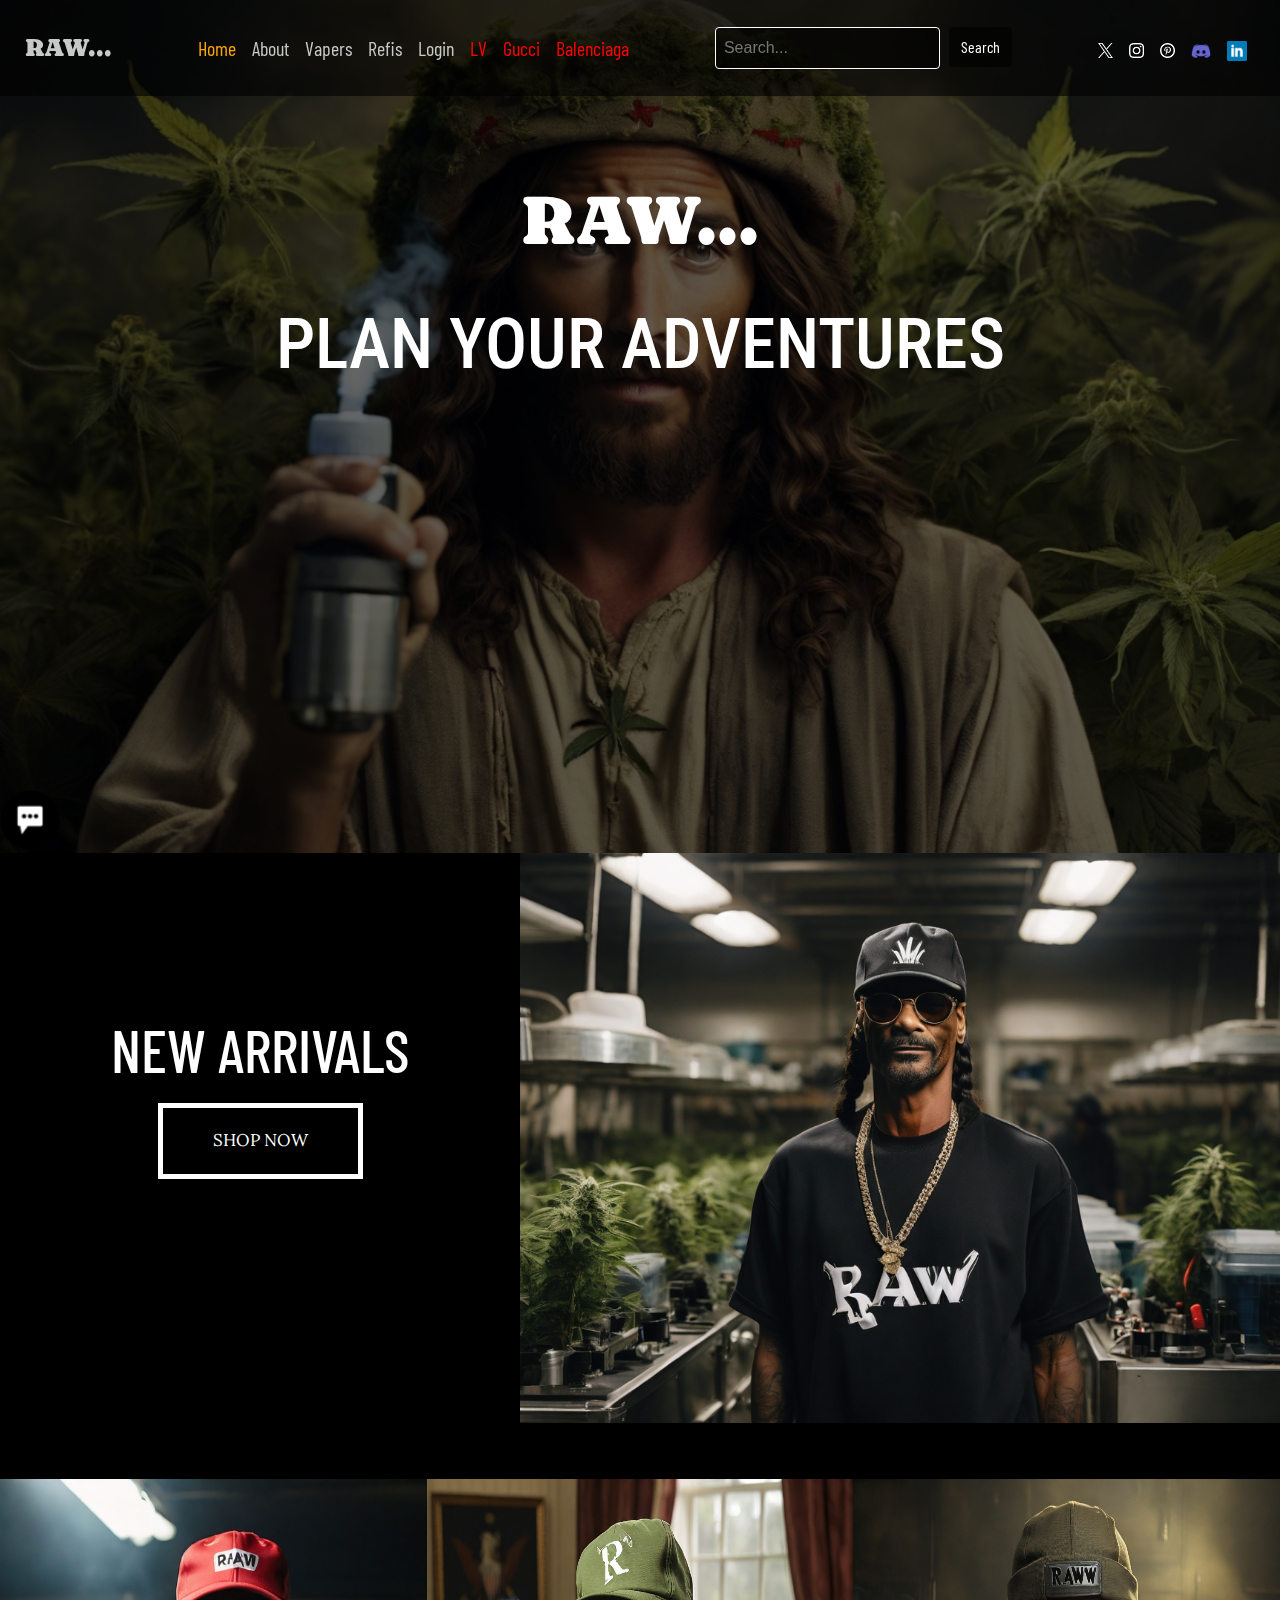
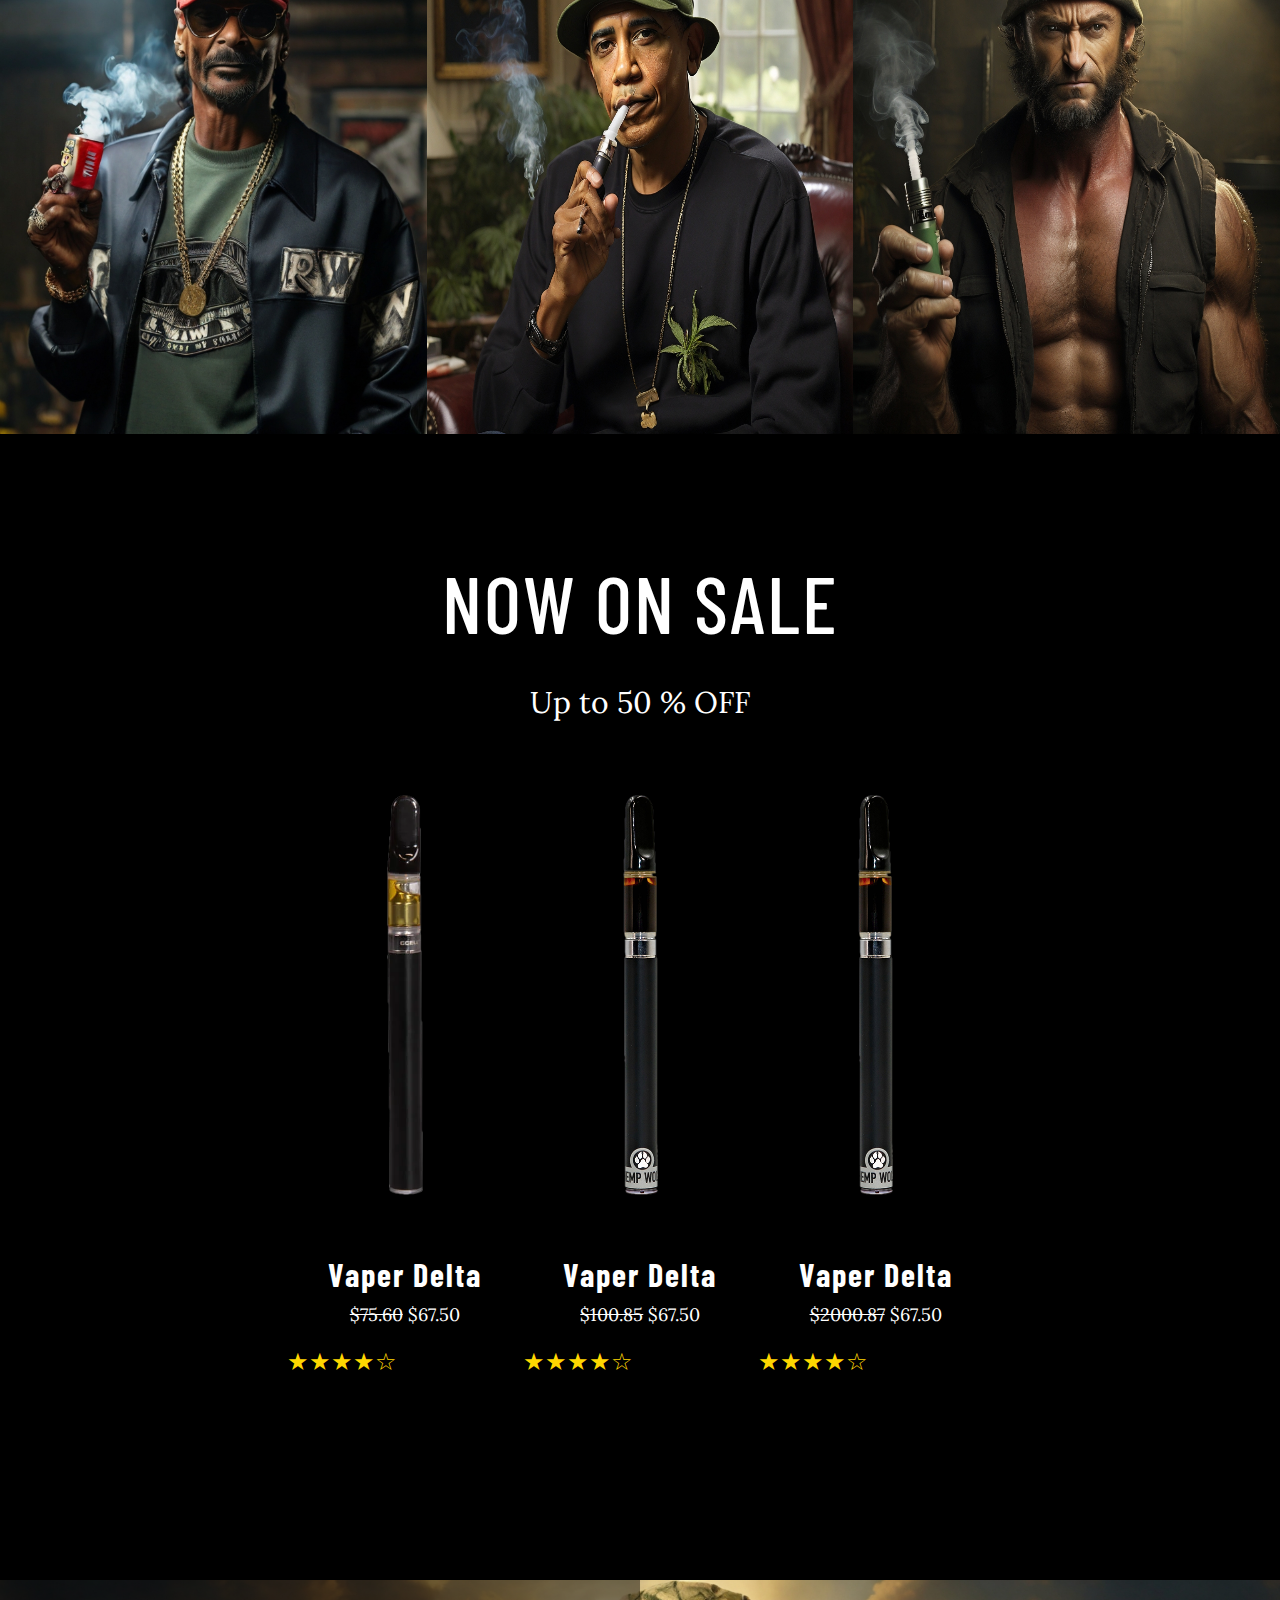
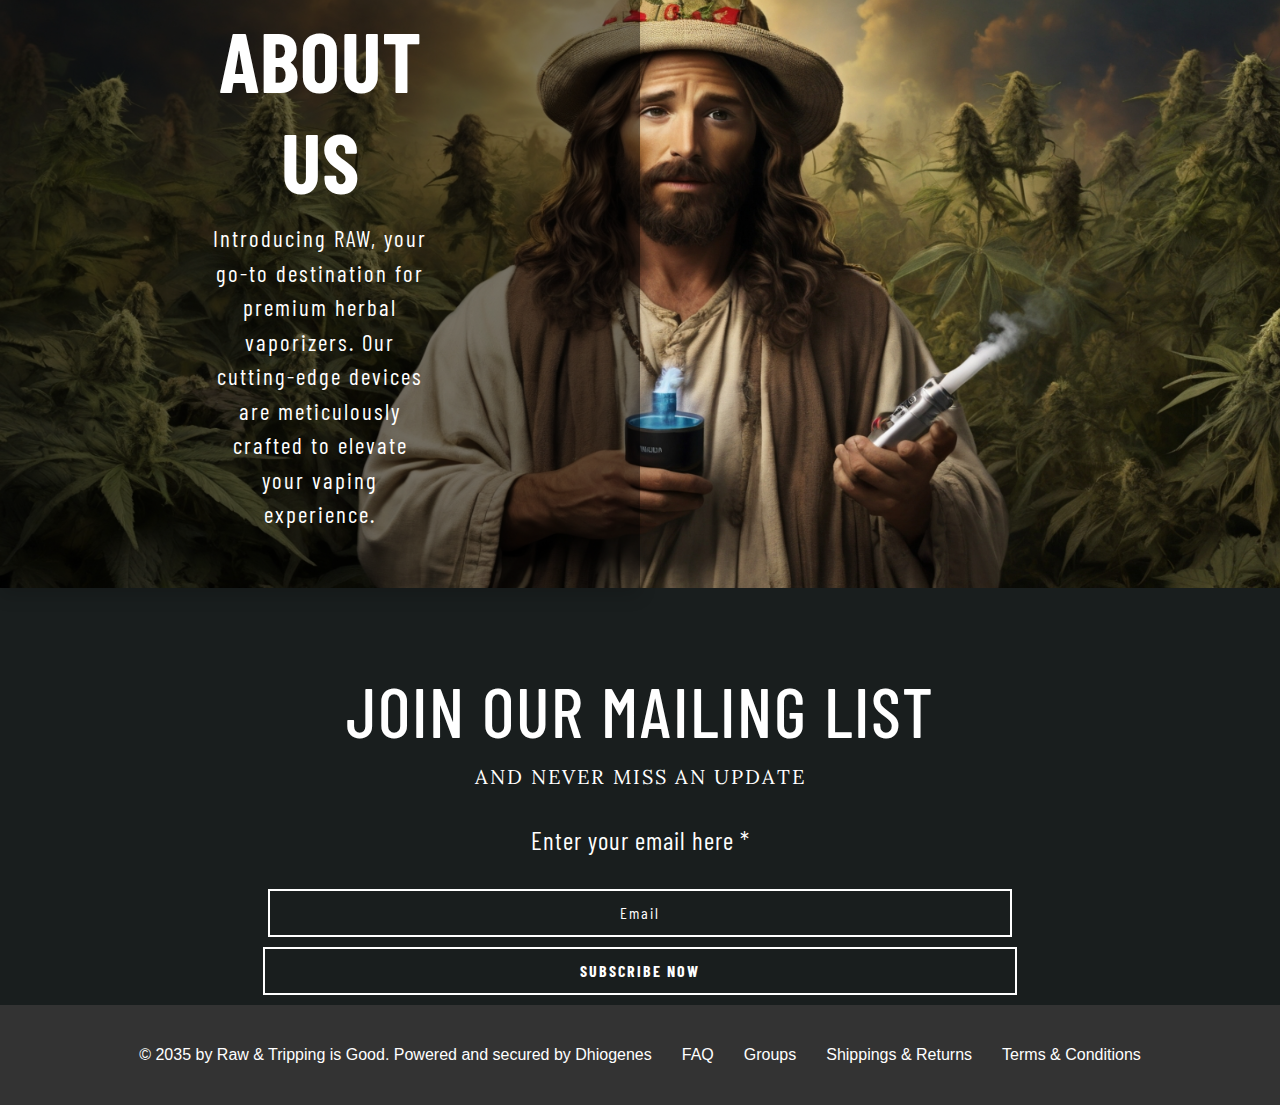
<file: RAW/index.html>
<!DOCTYPE html>
<html lang="en">
<head>
    <meta charset="UTF-8">
    <meta http-equiv="X-UA-Compatible" content="IE=edge">
    <meta name="viewport" content="width=device-width, initial-scale=1.0">
    <link rel="stylesheet" href="https://maxcdn.bootstrapcdn.com/bootstrap/4.5.2/css/bootstrap.min.css">
    <link rel="preconnect" href="https://fonts.googleapis.com">
<link rel="preconnect" href="https://fonts.gstatic.com" crossorigin>
<link href="https://fonts.googleapis.com/css2?family=Caprasimo&display=swap" rel="stylesheet">
<link rel="preconnect" href="https://fonts.googleapis.com">
<link rel="preconnect" href="https://fonts.gstatic.com" crossorigin>
<link href="https://fonts.googleapis.com/css2?family=Barlow+Condensed:wght@100;200;300&display=swap" rel="stylesheet">
<link rel="preconnect" href="https://fonts.googleapis.com">
<link rel="preconnect" href="https://fonts.gstatic.com" crossorigin>
<link href="https://fonts.googleapis.com/css2?family=Roboto+Condensed:wght@300;400&display=swap" rel="stylesheet">
<link rel="preconnect" href="https://fonts.googleapis.com">
<link rel="preconnect" href="https://fonts.gstatic.com" crossorigin>
<link href="https://fonts.googleapis.com/css2?family=Lora&display=swap" rel="stylesheet">
    <link rel="stylesheet" href="index.css">
    <title>RAW...</title>
</head>
<body>
    <nav id="nav-general" class="navbar navbar-expand-lg  fixed-top">
        <a style="text-decoration: none;" id="logo" class="logo" href="#">RAW...</a>
        <button class="navbar-toggler" type="button" data-toggle="collapse" data-target="#navbarNav" aria-controls="navbarNav" aria-expanded="false" aria-label="Toggle navigation">
          <span class="navbar-toggler-icon"></span>
        </button>
        <div class="collapse navbar-collapse" id="navbarNav">
          <ul class="navbar-nav ml-auto">
            <li class="nav-item active">
              <a style="color: orange;" class="nav-link" href="index.html">Home</a>
            </li>
            <li class="nav-item">
              <a class="nav-link" href="#aboutus">About</a>
            </li>
            <li class="nav-item">
              <a class="nav-link" href="shop_all.html">Vapers</a>
            </li>
            <li class="nav-item">
              <a class="nav-link" href="refil.html">Refis</a>
            </li>
            <li class="nav-item">
              <a class="nav-link" href="login.html">Login</a>
            </li>
            <li class="nav-item">
              <a style="color: red;" class="nav-link" href="louis.html">LV</a>
            </li>
            <li class="nav-item">
              <a style="color: red;" class="nav-link" href="gucci.html">Gucci</a>
            </li>
            <li class="nav-item">
              <a style="color: red;" class="nav-link" href="bl.html">Balenciaga</a>
            </li>
          </ul>

          <div class="search-container">
            <form id="searchForm" action="/search" method="GET">
              <input type="text" id="searchInput" placeholder="Search..." name="search">
              <button type="submit">Search</button>
            </form>
          </div>
          

          <ul class="navbar-nav ml-auto">
            <li class="nav-item">
              <a class="nav-link" href="#"><i class="fab fa-facebook">
                <img src="imagens/x-cutout.png" height="15px">
              </i></a>
            </li>
            <li class="nav-item">
              <a class="nav-link" href="https://www.instagram.com/heheh_boy/"><i class="fab instgran">
                <img src="imagens/insta-cutout.png" height="15px">
              </i></a>
            </li>
            <li class="nav-item">
              <a class="nav-link" href="#"><i class="fab pinterest">
                <img src="imagens/pinterest-cutout.png" height="15px">
              </i></a>
            </li>
            <li class="nav-item">
              <a class="nav-link" href="#"><i class="fab pinterest">
                <img src="imagens/discord.png" height="20px">
              </i></a>
            </li>
            <li class="nav-item">
              <a class="nav-link" href="#"><i class="fab pinterest">
                <img src="imagens/linkedin.png" height="20px">
              </i></a>
            </li>
          </ul>
        </div>
      </nav>

      <div class="image-container">
        <img class="banner" src="imagens/gzuz.jpg" alt="Imagem">
        <div class="overlay">
          <h1 class="trip-banner_2">RAW...</h1>
          <h1 class="trip-banner">PLAN YOUR ADVENTURES</h1>
        </div>
      </div>

      <img src="imagens/Snoope.jpg" alt="" class="bag" height="570px">
      <div class="arrivals">
        <h2 class="new">NEW ARRIVALS</h2>
      </div>
      <div class="bt-tp-container">
        <a href="shop_all.html">
            <button class="tp-bt">SHOP NOW</button>
        </a>
      </div>


      <div class="img-con">
      <div class="image-container-1">
        <img src="imagens/snoop_vape.jpg" alt="Imagem 1">
        <div class="image-title">Título da Imagem</div>
        <img src="imagens/obama.jpg" alt="Imagem 2">
        <div class="image-title">Título da Imagem</div>
        <img src="imagens/wolve.jpg" alt="Imagem 3">
        <div class="image-title">Título da Imagem</div>
      </div>
    </div>

        <div class="txt-sub">
          <h1 class="title-sub">NOW ON SALE</h1>
        </div>

        <div class="txt-sub-2">
        <p class="text-sub">Up to 50 % OFF</p>
        </div>

        <div class="image-container-2">
          <div class="image-card">
            <a class="img-bt" style="text-decoration: none;" href="#">
            <img class="img-vape" src="imagens/vape3.png" alt="Imagem 1" height="500px">
            <h2 class="name-vape">Vaper Delta</h2>
            <p class="price"><s>$75.60</s>   $67.50</p>
            <div class="rating">
              &#9733;&#9733;&#9733;&#9733;&#9734; <!-- Cinco estrelas, quatro preenchidas e uma vazia -->
            </div>
            </a>
          </div>
      
          <div class="image-card">
            <a class="img-bt" style="text-decoration: none;" href="#">
            <img src="imagens/vape2-cutout.png" alt="Imagem 2" height="500px">
            <h2 class="name-vape">Vaper Delta</h2>
            <p class="price"><s>$100.85</s>   $67.50</p>
            <div class="rating">
              &#9733;&#9733;&#9733;&#9733;&#9734; <!-- Cinco estrelas, quatro preenchidas e uma vazia -->
            </div>
            </a>
          </div>
      
          <div class="image-card">
            <a class="img-bt" style="text-decoration: none;" href="#">
            <img src="imagens/vape2-cutout.png" alt="Imagem 3" height="500px">
            <h2 class="name-vape">Vaper Delta</h2>
            <p class="price"><s>$2000.87</s>  $67.50</p>
            <div class="rating">
              &#9733;&#9733;&#9733;&#9733;&#9734; <!-- Cinco estrelas, quatro preenchidas e uma vazia -->
            </div>
            </a>
          </div>
        </div>

        <div id="aboutus" class="man-container">
          <img class="img-3" src="imagens/jesus.jpg" alt="Imagem" height="300px" width="1350px">
          <div class="shadow">
              <h2 class="img-tl">ABOUT US</h2>
              <p class="p-tl">
                Introducing RAW, your go-to destination for premium herbal vaporizers. 
                Our cutting-edge devices are meticulously crafted to elevate your vaping 
                experience. 
                  </p>
          </div>
      </div>



      <div class="gray-container-2">
      <div class="tl-final">
        <h1 class="final-tl">JOIN OUR MAILING LIST</h1>
      </div>
      <div class="p-final">AND NEVER MISS AN UPDATE</div>
      
      <div class="email-final">Enter your email here *</div>
      <div class="bt-final-2">
        <a href="login.html">
        <button class="btn-final">Email</button>
        </a>
      </div>
      <div class="bt-final-3">
        <a href="login.html">
        <button class="btn-final-1">SUBSCRIBE NOW</button>
        </a>
      </div>
      </div>

      <div class="navbar-final">
        <a style="text-decoration: none;" class="creator" href="#">© 2035 by Raw & Tripping is Good. Powered and secured by Dhiogenes</a>
        <a class="lnk-final" href="#">FAQ</a>
        <a class="lnk-final" href="#">Groups</a>
        <a class="lnk-final" href="#">Shippings & Returns</a>
        <a class="lnk-final" href="#">Terms & Conditions</a>
      </div>


      <div class="chat-button">
        <a href="login.html">
            <img src="imagens/mensagem1.png" alt="" height="60px">
        </a>
    </div>
    

  <script src="index.js"></script>
    
</body>
</html>
</file>
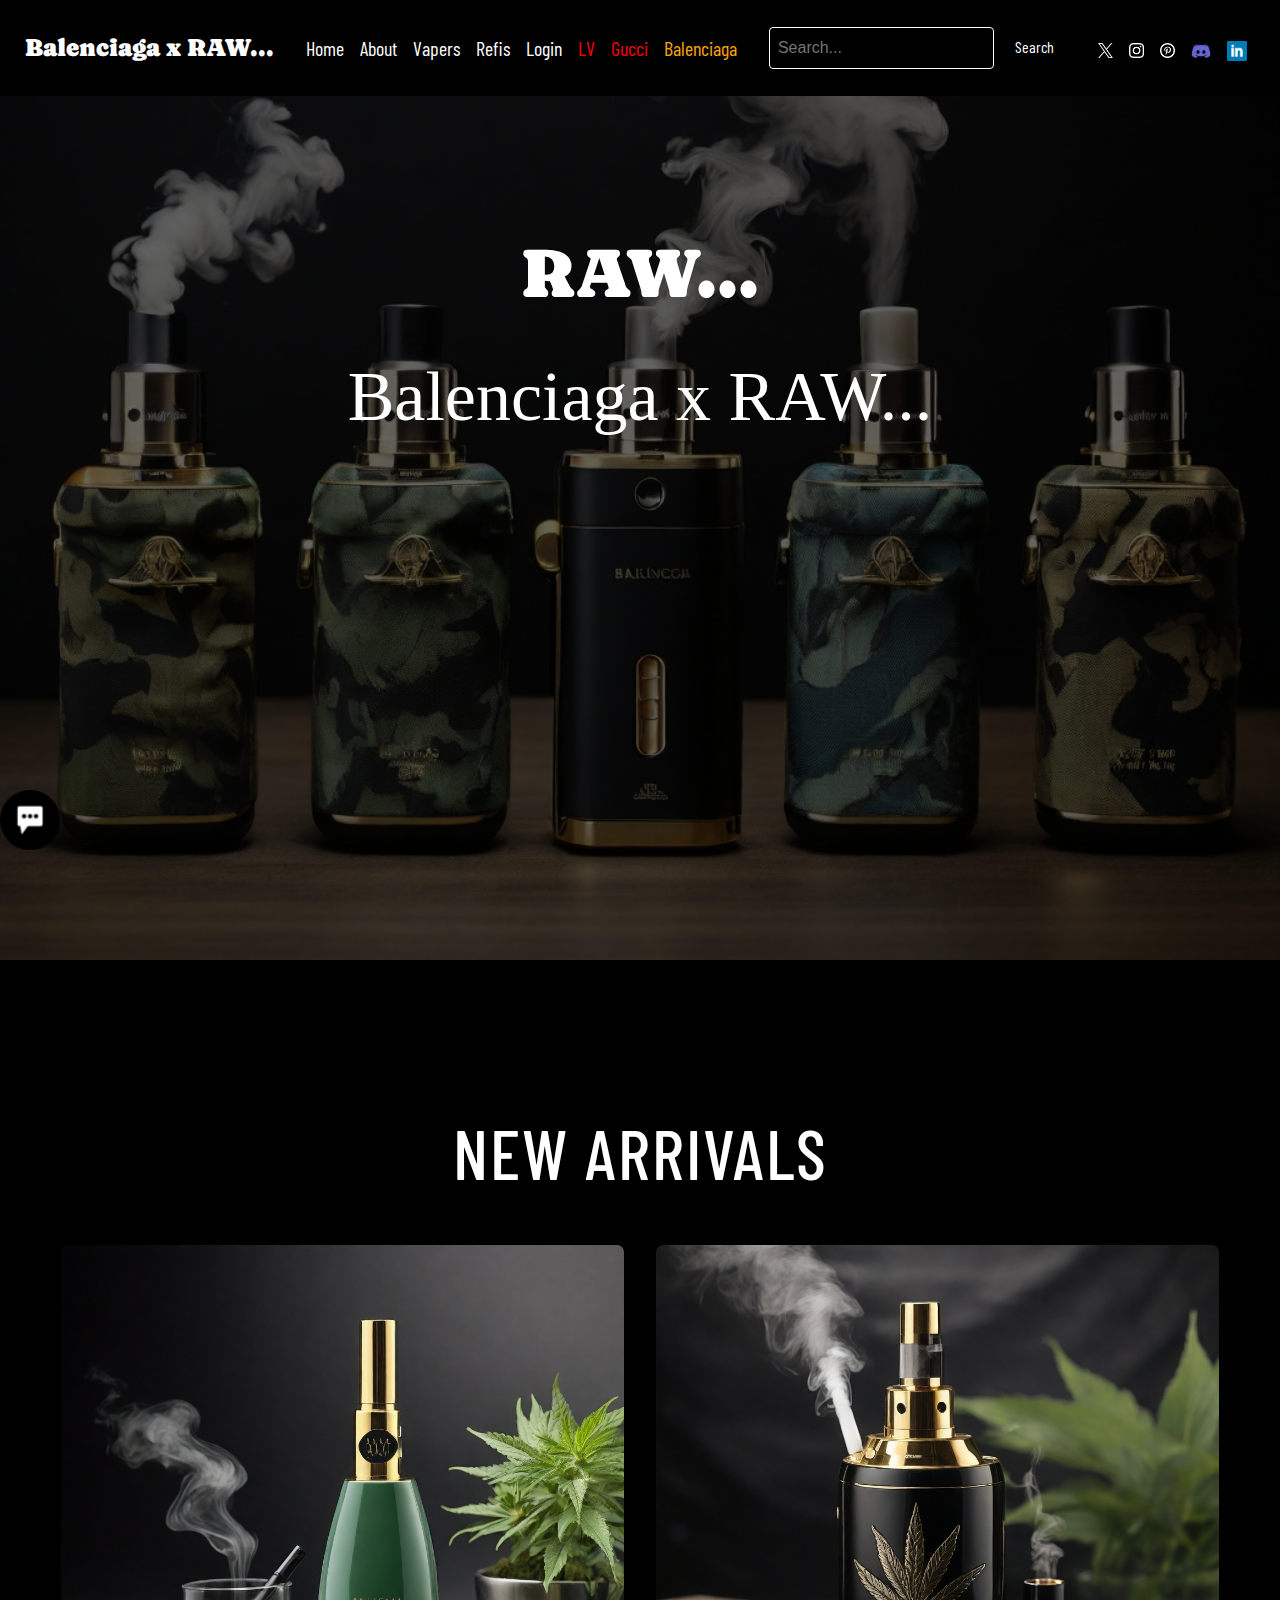
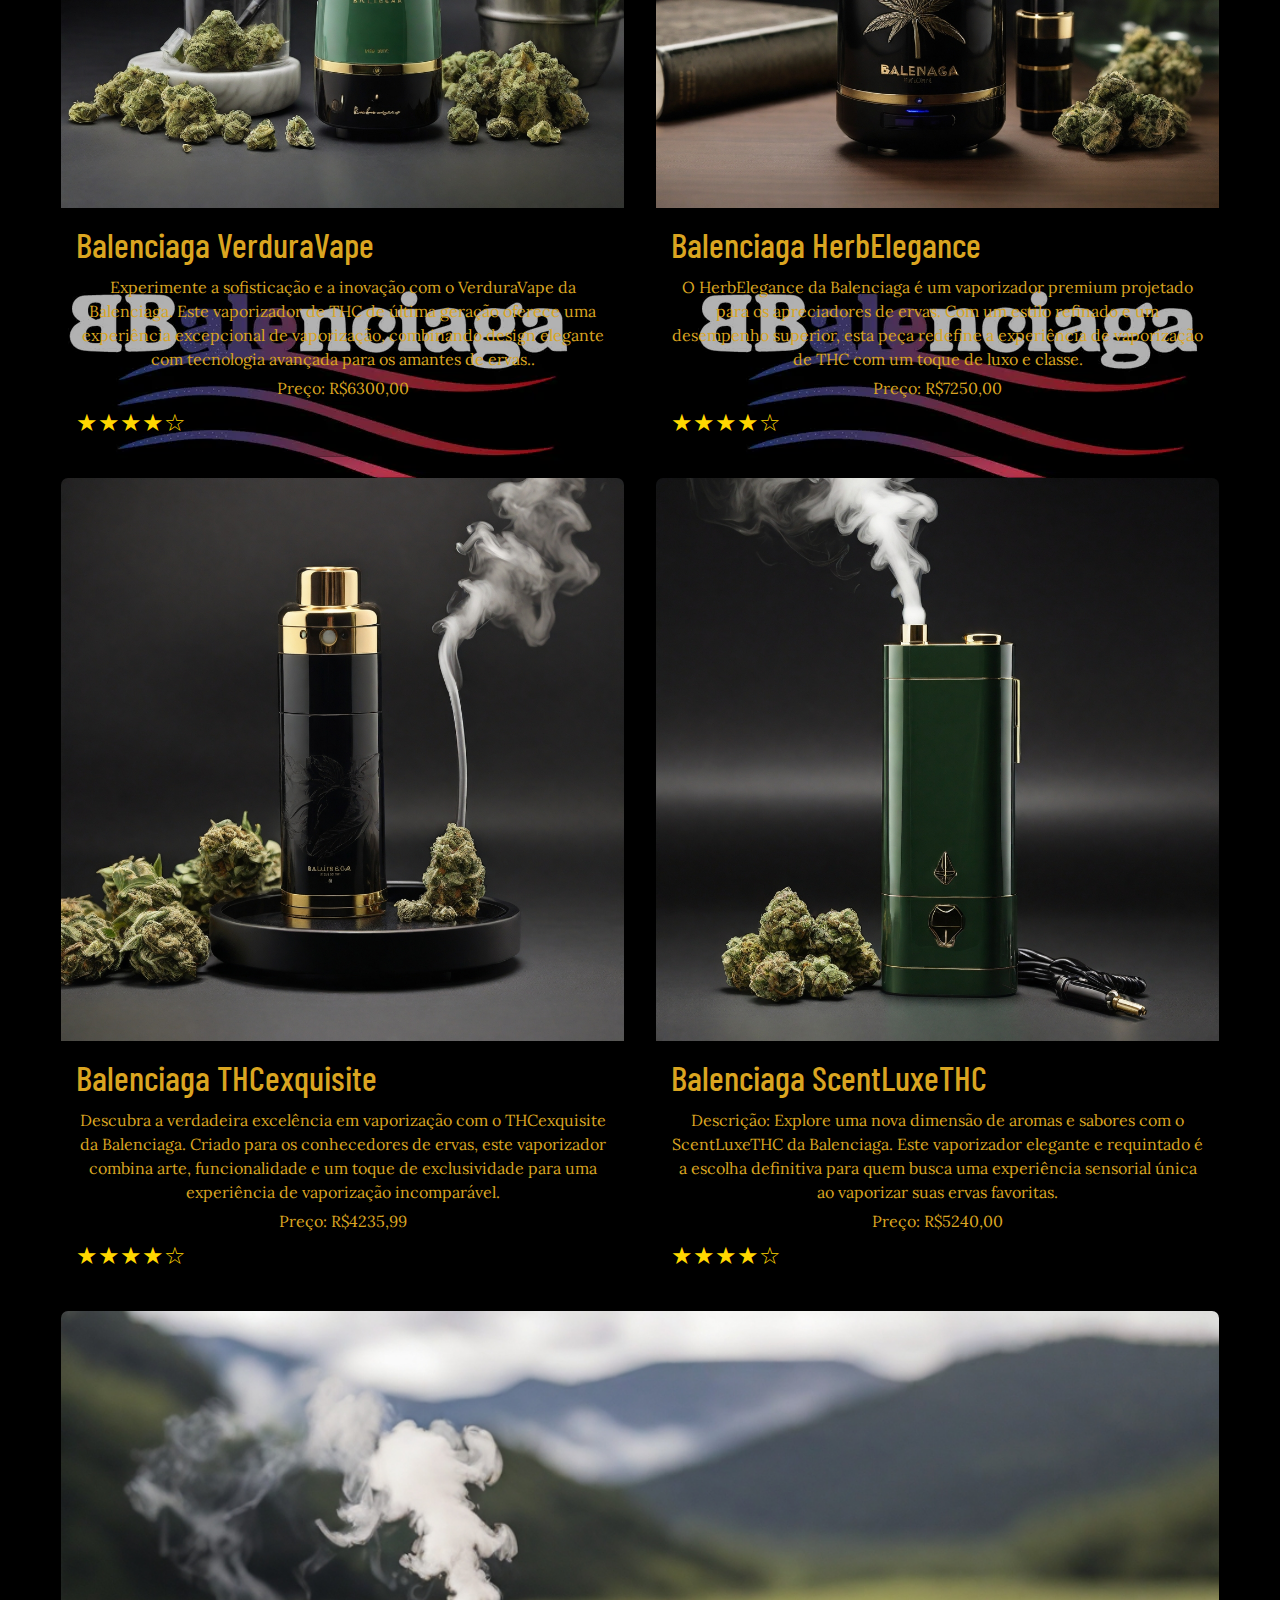
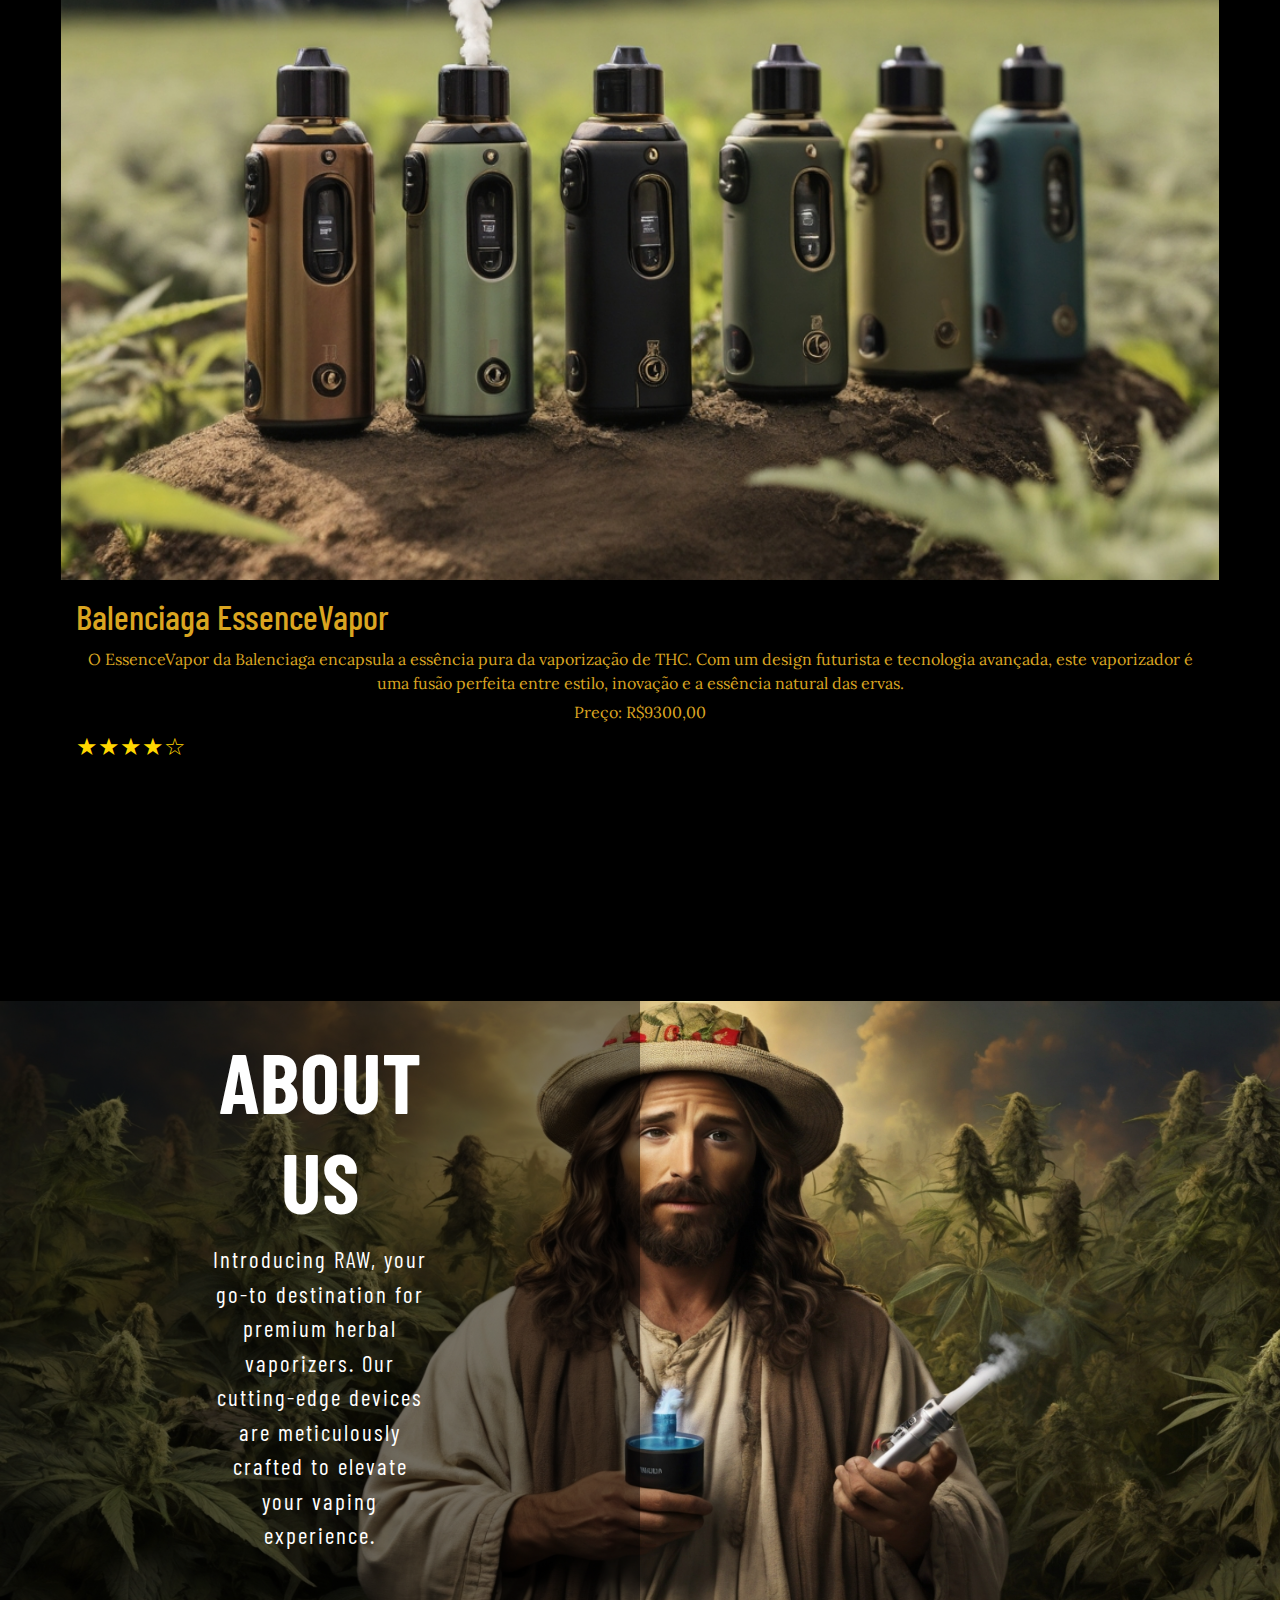
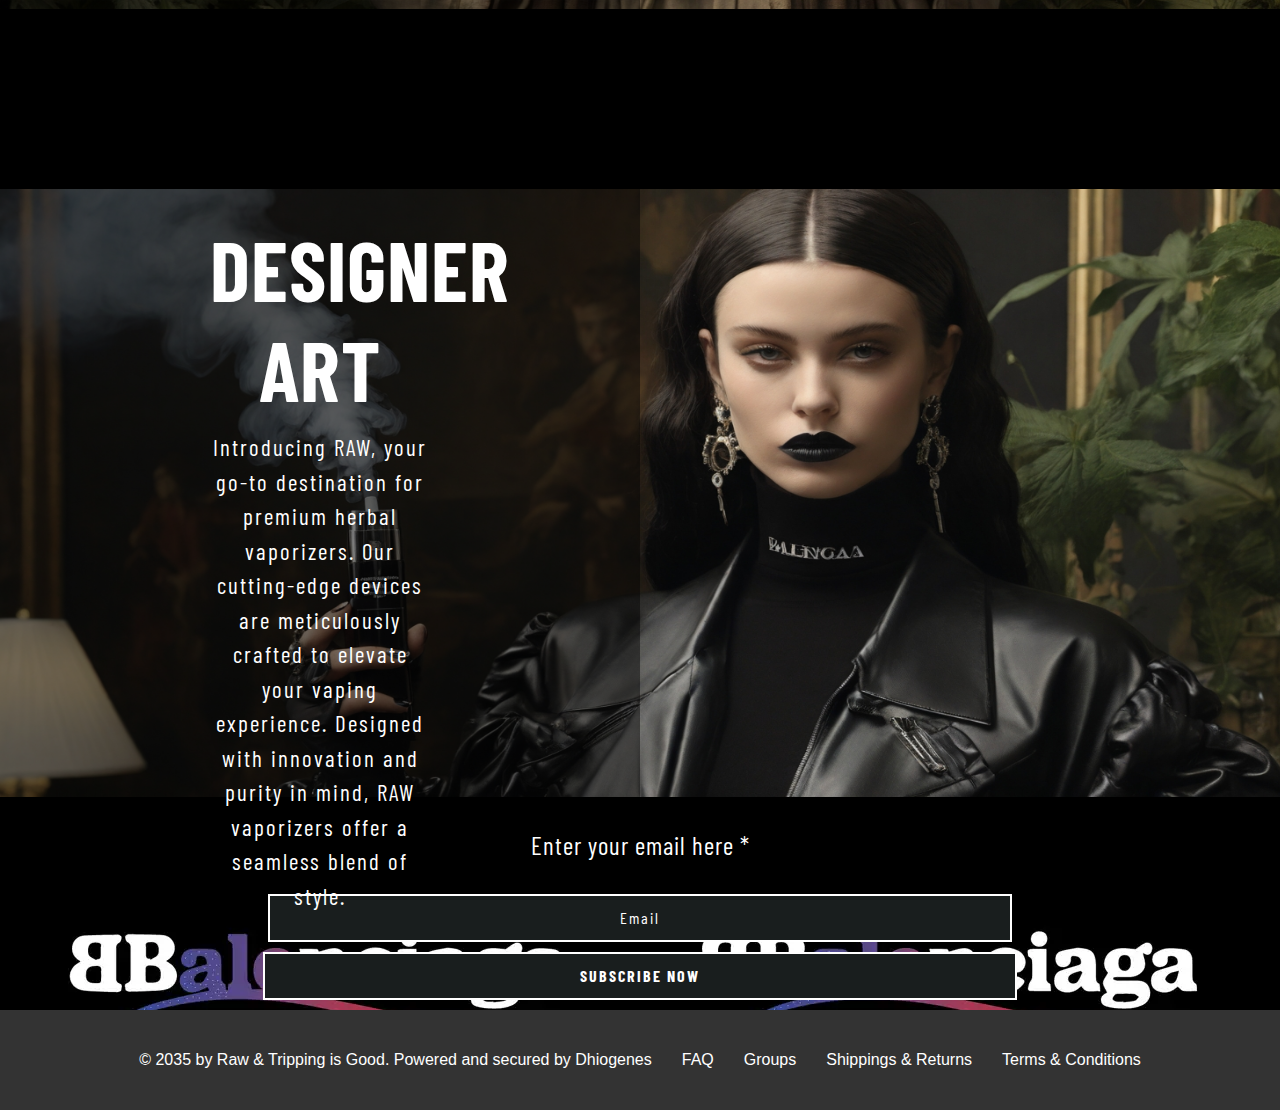
<file: RAW/bl.html>
<!DOCTYPE html>
<html lang="en">
<head>
    <meta charset="UTF-8">
    <meta http-equiv="X-UA-Compatible" content="IE=edge">
    <meta name="viewport" content="width=device-width, initial-scale=1.0">
    <link rel="stylesheet" href="https://maxcdn.bootstrapcdn.com/bootstrap/4.5.2/css/bootstrap.min.css">
    <link rel="preconnect" href="https://fonts.googleapis.com">
<link rel="preconnect" href="https://fonts.gstatic.com" crossorigin>
<link href="https://fonts.googleapis.com/css2?family=Caprasimo&display=swap" rel="stylesheet">
<link rel="preconnect" href="https://fonts.googleapis.com">
<link rel="preconnect" href="https://fonts.gstatic.com" crossorigin>
<link href="https://fonts.googleapis.com/css2?family=Barlow+Condensed:wght@100;200;300&display=swap" rel="stylesheet">
<link rel="preconnect" href="https://fonts.googleapis.com">
<link rel="preconnect" href="https://fonts.gstatic.com" crossorigin>
<link href="https://fonts.googleapis.com/css2?family=Roboto+Condensed:wght@300;400&display=swap" rel="stylesheet">
<link rel="preconnect" href="https://fonts.googleapis.com">
<link rel="preconnect" href="https://fonts.gstatic.com" crossorigin>
<link href="https://fonts.googleapis.com/css2?family=Lora&display=swap" rel="stylesheet">
    <link rel="stylesheet" href="index.css">
    <link rel="stylesheet" href="balenciaga.css">
    <title>Balenciaga x RAW...</title>
</head>
<body>
    <nav id="nav-general" class="navbar navbar-expand-lg  fixed-top">
        <a style="text-decoration: none;" id="logo" class="logo" href="bl.html">Balenciaga x RAW...</a>
        <button class="navbar-toggler" type="button" data-toggle="collapse" data-target="#navbarNav" aria-controls="navbarNav" aria-expanded="false" aria-label="Toggle navigation">
          <span class="navbar-toggler-icon"></span>
        </button>
        <div class="collapse navbar-collapse" id="navbarNav">
          <ul class="navbar-nav ml-auto">
            <li class="nav-item active">
              <a class="nav-link" href="index.html">Home</a>
            </li>
            <li class="nav-item">
              <a class="nav-link" href="#aboutus">About</a>
            </li>
            <li class="nav-item">
              <a class="nav-link" href="shop_all.html">Vapers</a>
            </li>
            <li class="nav-item">
              <a class="nav-link" href="refil.html">Refis</a>
            </li>
            <li class="nav-item">
              <a class="nav-link" href="login.html">Login</a>
            </li>
            <li class="nav-item">
                <a style="color: red;" class="nav-link" href="louis.html">LV</a>
              </li>
              <li class="nav-item">
                <a style="color: red;" class="nav-link" href="gucci.html">Gucci</a>
              </li>
              <li class="nav-item">
                <a style="color: orange;" class="nav-link" href="bl.html">Balenciaga</a>
              </li>
          </ul>

          <div class="search-container">
            <form id="searchForm" action="/search" method="GET">
              <input type="text" id="searchInput" placeholder="Search..." name="search">
              <button type="submit">Search</button>
            </form>
          </div>

          <ul class="navbar-nav ml-auto">
            <li class="nav-item">
              <a class="nav-link" href="#"><i class="fab fa-facebook">
                <img src="imagens/x-cutout.png" height="15px">
              </i></a>
            </li>
            <li class="nav-item">
              <a class="nav-link" href="https://www.instagram.com/heheh_boy/"><i class="fab instgran">
                <img src="imagens/insta-cutout.png" height="15px">
              </i></a>
            </li>
            <li class="nav-item">
              <a class="nav-link" href="#"><i class="fab pinterest">
                <img src="imagens/pinterest-cutout.png" height="15px">
              </i></a>
            </li>
            <li class="nav-item">
              <a class="nav-link" href="#"><i class="fab pinterest">
                <img src="imagens/discord.png" height="20px">
              </i></a>
            </li>
            <li class="nav-item">
              <a class="nav-link" href="#"><i class="fab pinterest">
                <img src="imagens/linkedin.png" height="20px">
              </i></a>
            </li>
          </ul>
        </div>
      </nav>

      <div class="image-container">
        <img class="banner" src="imagens/balenciagabb.jpg" alt="Imagem">
        <div class="overlay">
          <h1 class="trip-banner_2">RAW...</h1>
          <h1 style="font-family: 'Kalnia', serif;" class="trip-banner">Balenciaga x RAW...</h1>
        </div>
      </div>

      <div class="tl-primal">
        <h1 class="primal-tl">NEW ARRIVALS</h1>
      </div>

      <div class="container">
        <div class="row">
          <div class="col">
            <div class="card">
              <a href="produto1.html">
              <img src="imagens/bl1.jpg" alt="Produto 1">
              </a>
              <div class="card-info">
                <h3 class="nome_p">Balenciaga VerduraVape</h3>
                <p>Experimente a sofisticação e a inovação com o VerduraVape da Balenciaga.
                     Este vaporizador de THC de última geração oferece uma experiência 
                     excepcional de vaporização, combinando design elegante com tecnologia
                      avançada para os amantes de ervas..</p>
                <p style="color: rgb(218, 165, 32);"">Preço: R$6300,00</p>
                <div class="rating">
              &#9733;&#9733;&#9733;&#9733;&#9734; <!-- Cinco estrelas, quatro preenchidas e uma vazia -->
            </div>
              </div>
            </div>
          </div>
          <!-- Repita esta estrutura para os outros produtos -->
          
          <div class="col">
            <div class="card">
              <img src="imagens/bl2.jpg" alt="Produto 2">
              <div class="card-info">
                <h3 class="nome_p">Balenciaga HerbElegance</h3>
                <p>O HerbElegance da Balenciaga é um vaporizador premium projetado para 
                    os apreciadores de ervas. Com um estilo refinado e um desempenho 
                    superior, esta peça redefine a experiência de vaporização de THC 
                    com um toque de luxo e classe.</p>
                <p style="color: rgb(218, 165, 32);">Preço: R$7250,00</p>
                <div class="rating">
              &#9733;&#9733;&#9733;&#9733;&#9734; <!-- Cinco estrelas, quatro preenchidas e uma vazia -->
            </div>
              </div>
            </div>
          </div>
          <!-- Repita esta estrutura para os outros produtos -->
        </div>

        <div class="row">
          <div class="col">
            <div class="card">
              <img src="imagens/bl3.jpg" alt="Produto 1">
              <div class="card-info">
                <h3 class="nome_p">Balenciaga THCexquisite</h3>
                <p>Descubra a verdadeira excelência em vaporização com o THCexquisite da 
                    Balenciaga. Criado para os conhecedores de ervas, este vaporizador 
                    combina arte, funcionalidade e um toque de exclusividade para uma 
                    experiência de vaporização incomparável.</p>
                <p style="color: rgb(218, 165, 32);">Preço: R$4235,99</p>
                <div class="rating">
              &#9733;&#9733;&#9733;&#9733;&#9734; <!-- Cinco estrelas, quatro preenchidas e uma vazia -->
            </div>
              </div>
            </div>
          </div>
          <!-- Repita esta estrutura para os outros produtos -->
          
          <div class="col">
            <div class="card">
              <img src="imagens/bl4.jpg" alt="Produto 2">
              <div class="card-info">
                <h3 class="nome_p">Balenciaga ScentLuxeTHC</h3>
                <p>Descrição: Explore uma nova dimensão de aromas e sabores com o 
                    ScentLuxeTHC da Balenciaga. Este vaporizador elegante e requintado 
                    é a escolha definitiva para quem busca uma experiência sensorial 
                    única ao vaporizar suas ervas favoritas.</p>
                <p style="color: rgb(218, 165, 32);">Preço: R$5240,00</p>
                <div class="rating">
              &#9733;&#9733;&#9733;&#9733;&#9734; <!-- Cinco estrelas, quatro preenchidas e uma vazia -->
            </div>
              </div>
            </div>
          </div>
          <!-- Repita esta estrutura para os outros produtos -->
        </div>

        <div class="row">
          <div class="col">
            <div class="card">
              <img src="imagens/bl-banner.jpg" alt="Produto 1">
              <div class="card-info">
                <h3 class="nome_p">Balenciaga EssenceVapor</h3>
                <p>O EssenceVapor da Balenciaga encapsula a essência pura da vaporização 
                    de THC. Com um design futurista e tecnologia avançada, este vaporizador 
                    é uma fusão perfeita entre estilo, inovação e a essência natural das 
                    ervas.</p>
                <p style="color: rgb(218, 165, 32);">Preço: R$9300,00</p>
                <div class="rating">
                  &#9733;&#9733;&#9733;&#9733;&#9734; <!-- Cinco estrelas, quatro preenchidas e uma vazia -->
                </div>
              </div>
            </div>
          </div>
          <!-- Repita esta estrutura para os outros produtos -->
        </div>
      </div>

      <div id="aboutus" class="man-container">
        <img class="img-3" src="imagens/jesus.jpg" alt="Imagem" height="300px" width="1350px">
        <div class="shadow">
            <h2 class="img-tl">ABOUT US</h2>
            <p class="p-tl">
              Introducing RAW, your go-to destination for premium herbal vaporizers. 
              Our cutting-edge devices are meticulously crafted to elevate your vaping 
              experience. 
                </p>
        </div>
    </div>

      <div class="man-container">
        <img class="img-3" src="imagens/bl-model.jpg" alt="Imagem" height="300px" width="1350px">
        <div class="shadow">
            <h2 class="img-tl">DESIGNER ART</h2>
            <p class="p-tl">
              Introducing RAW, your go-to destination for premium herbal vaporizers. Our cutting-edge devices are meticulously crafted to elevate your vaping experience. Designed with innovation and purity in mind, RAW vaporizers offer a seamless blend of style.
                </p>
        </div>
    </div>

      <div class="email-final">Enter your email here *</div>
      <div class="bt-final-2">
        <a href="login.html">
        <button class="btn-final">Email</button>
        </a>
      </div>
      <div class="bt-final-3">
        <a href="login.html">
        <button class="btn-final-1">SUBSCRIBE NOW</button>
        </a>
      </div>
      </div>

      <div class="navbar-final">
        <a style="text-decoration: none;" class="creator" href="#">© 2035 by Raw & Tripping is Good. Powered and secured by Dhiogenes</a>
        <a class="lnk-final" href="#">FAQ</a>
        <a class="lnk-final" href="#">Groups</a>
        <a class="lnk-final" href="#">Shippings & Returns</a>
        <a class="lnk-final" href="#">Terms & Conditions</a>
      </div>

      



      <div class="chat-button">
        <a href="login.html">
            <img src="imagens/mensagem1.png" alt="" height="60px">
        </a>
    </div>
    <script src="index.js"></script>

</body>
</html>
</file>
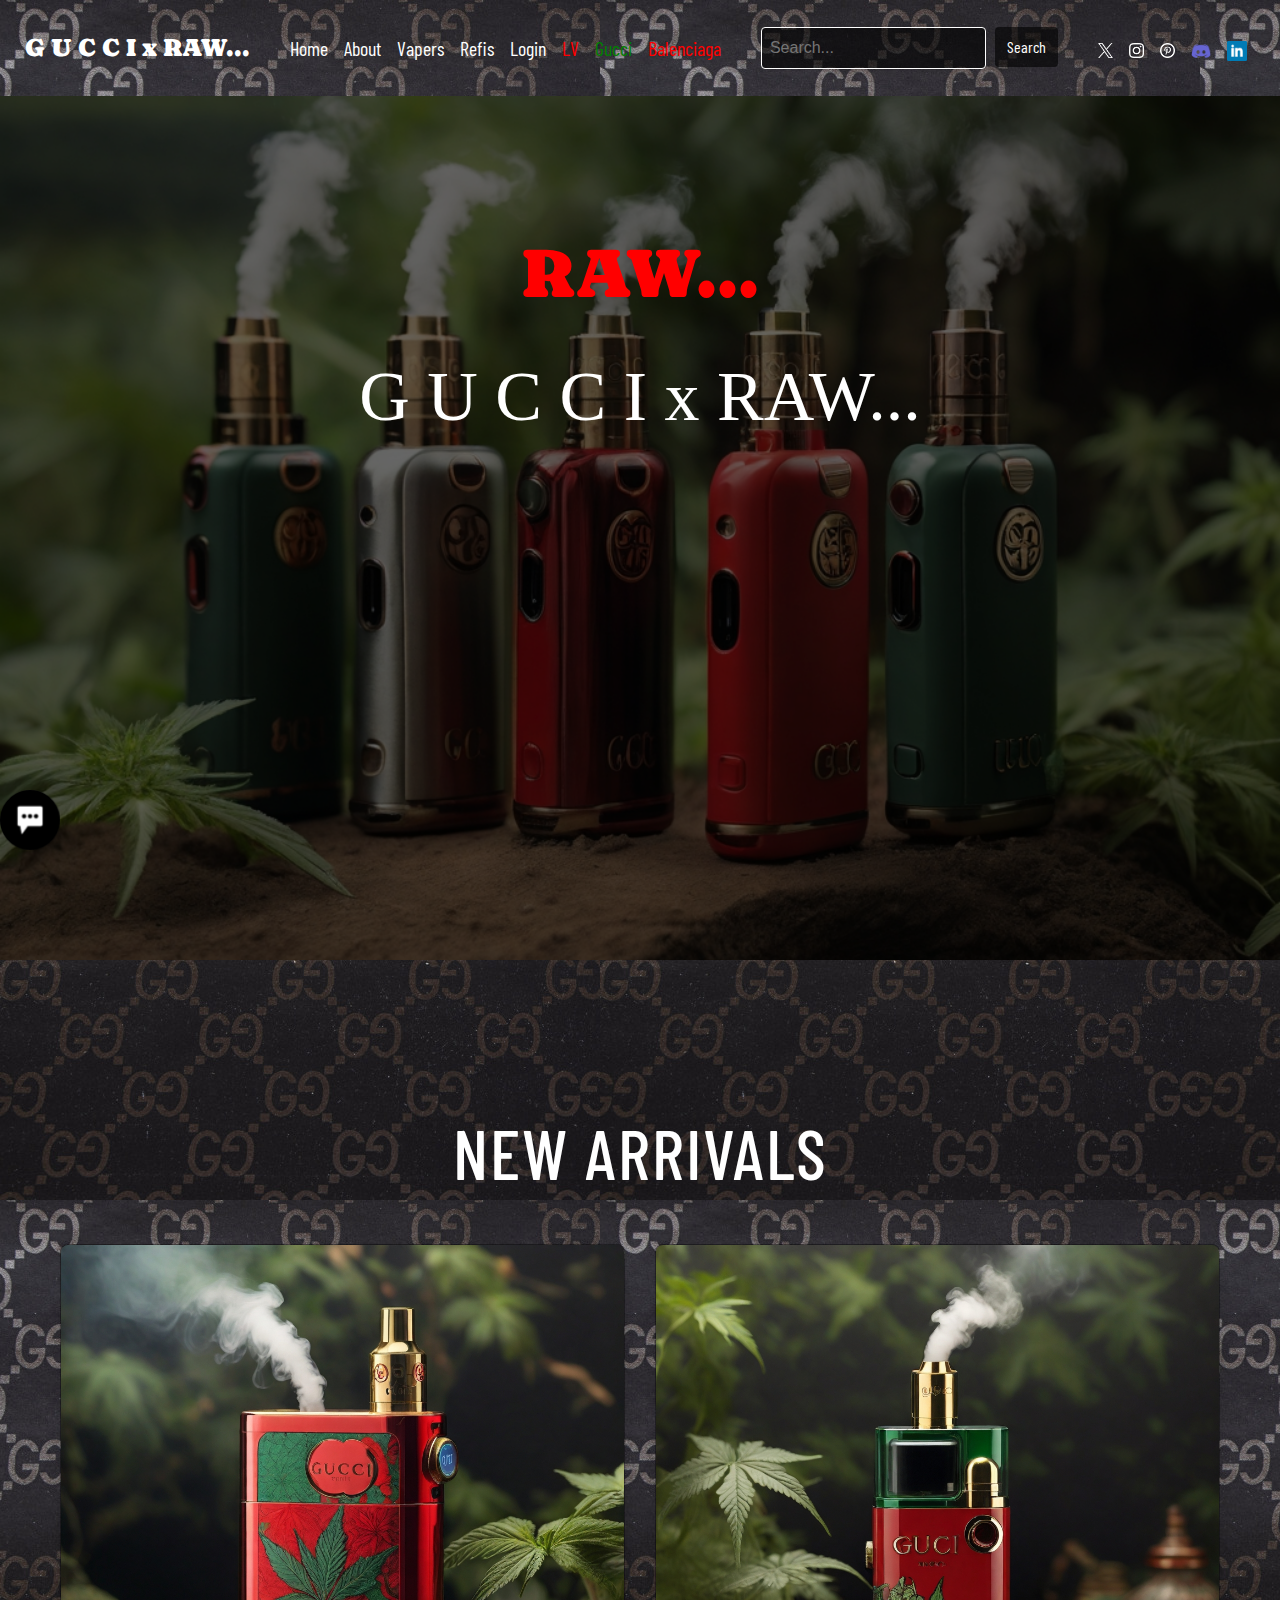
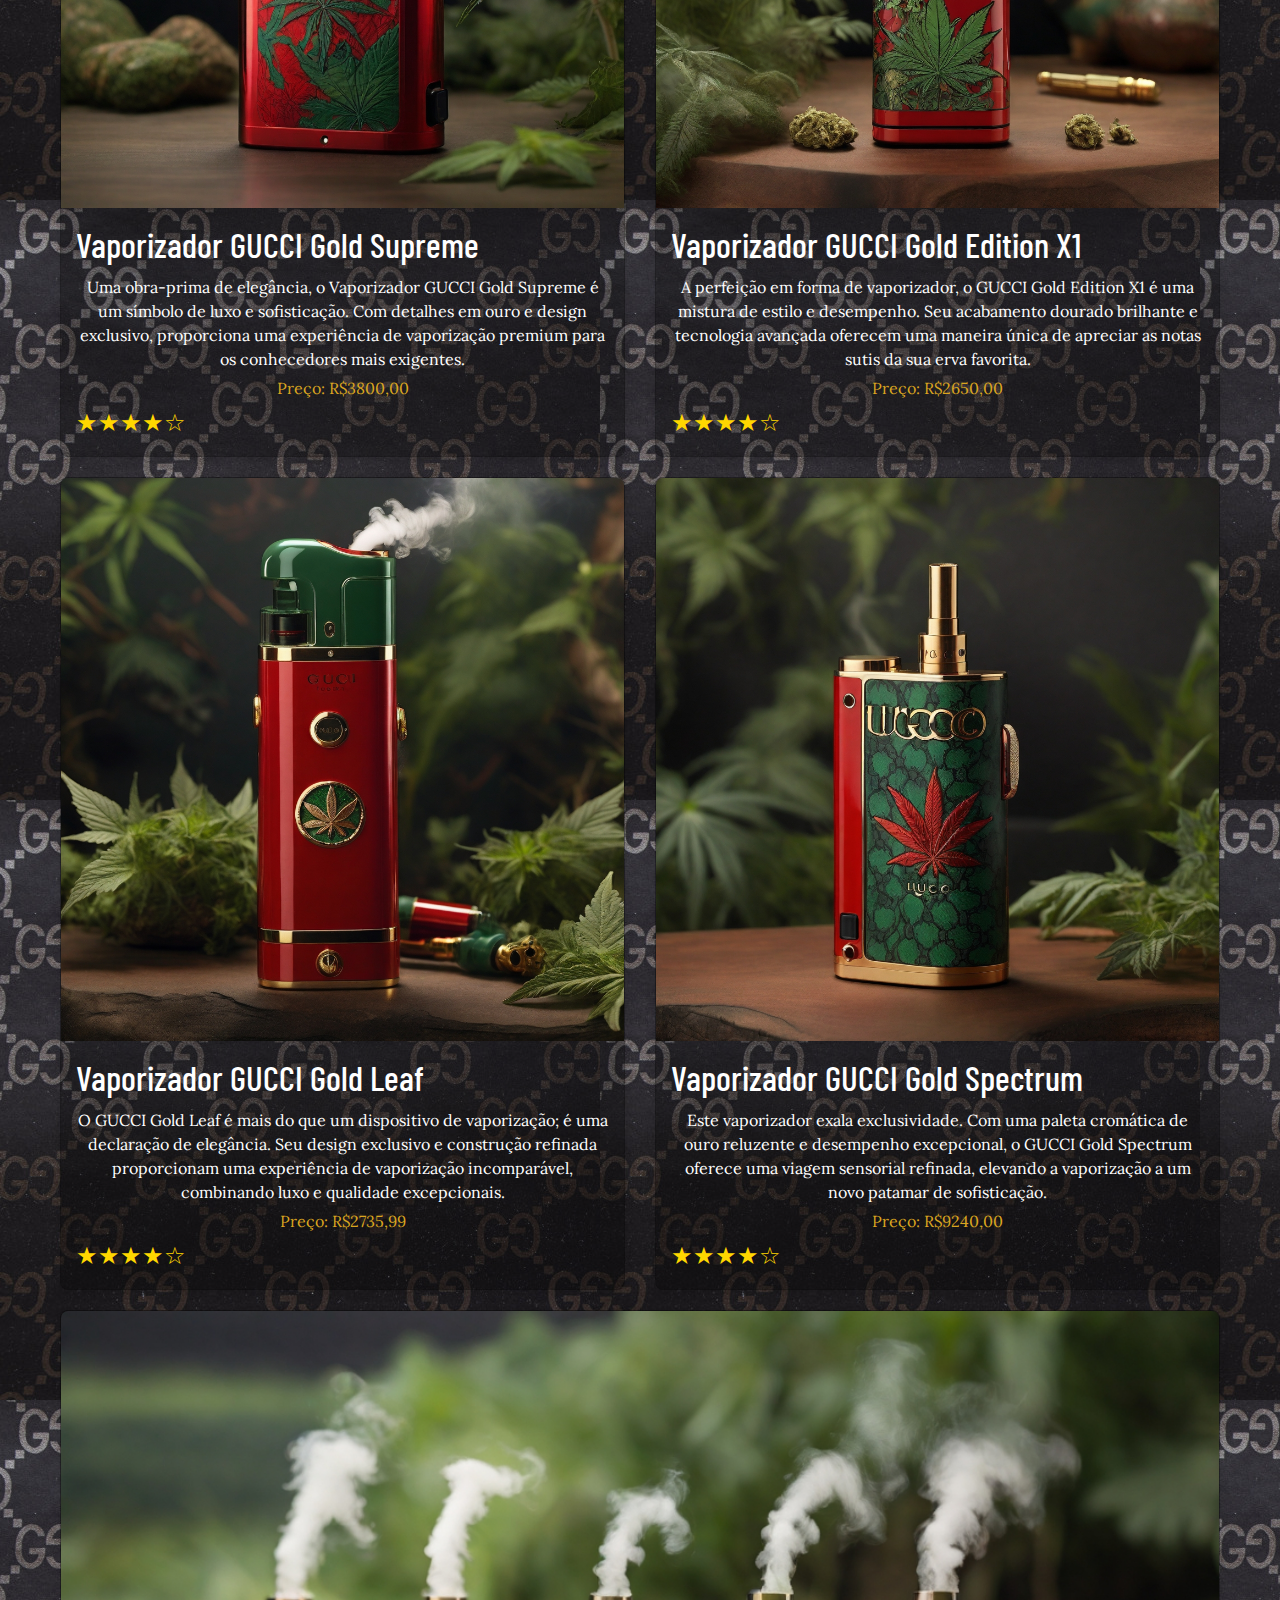
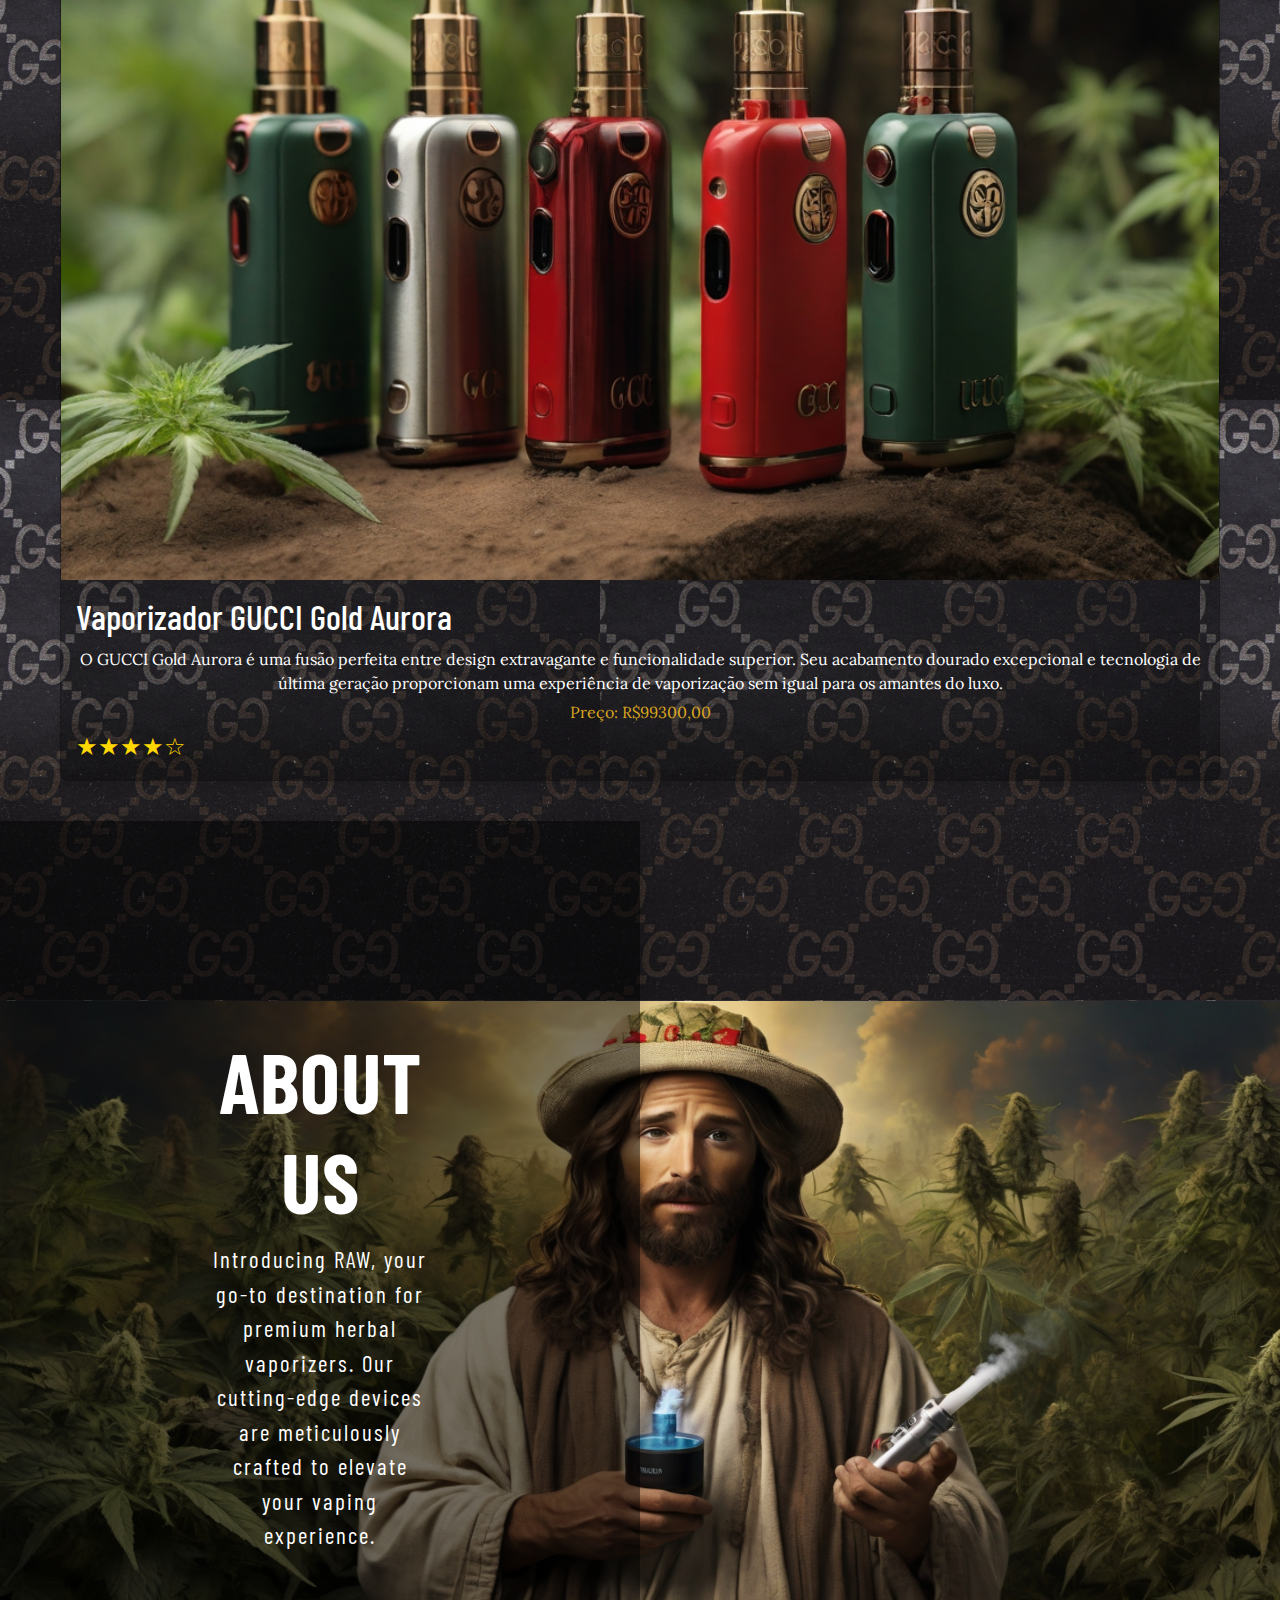
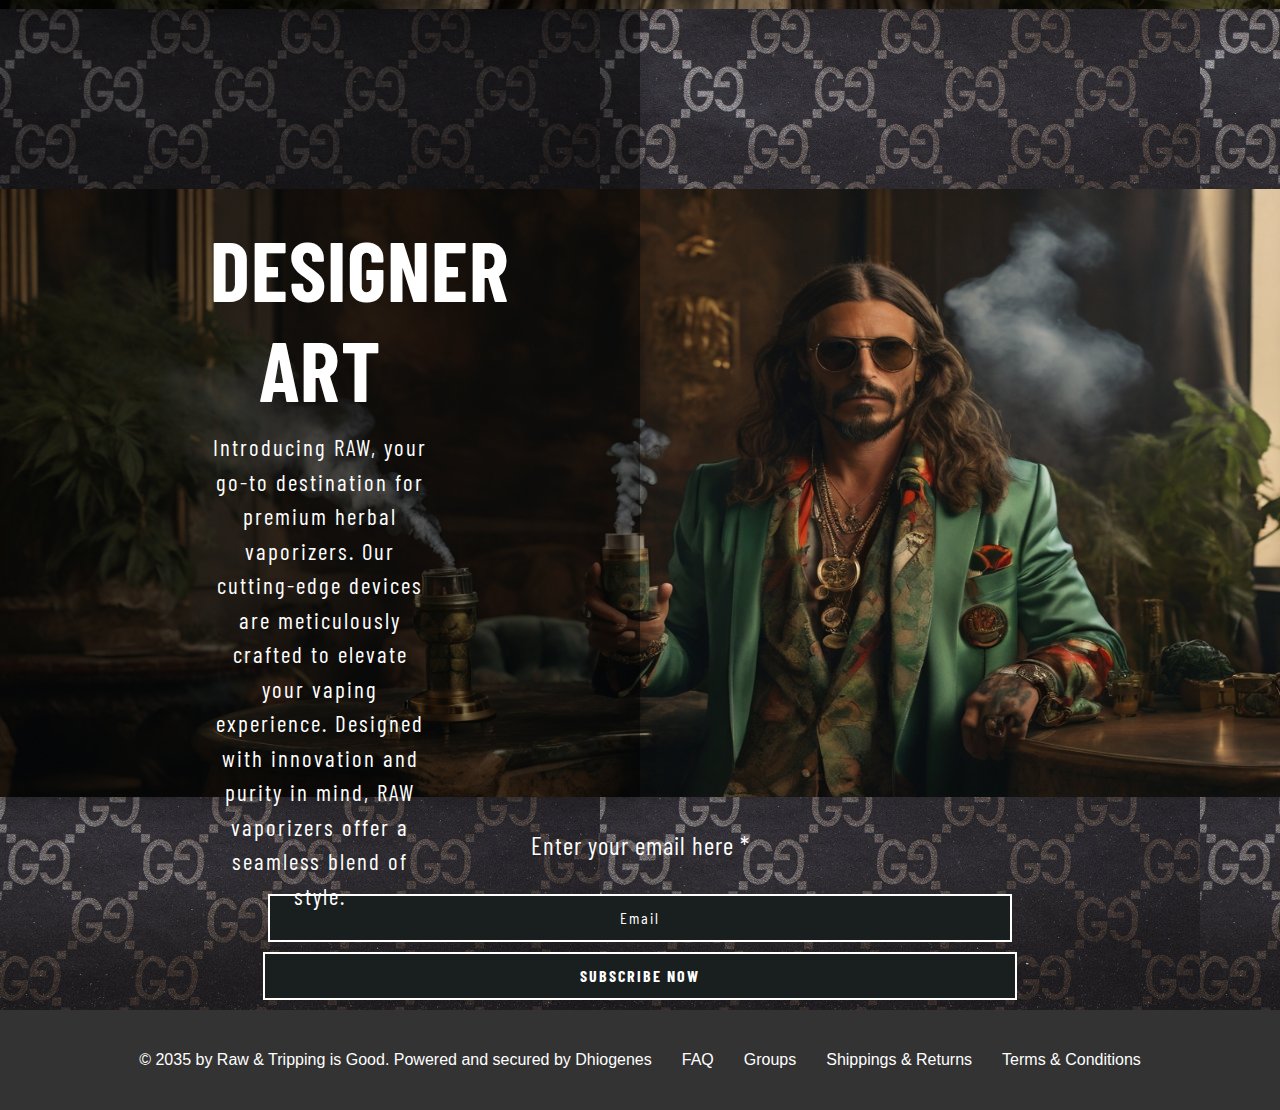
<file: RAW/gucci.html>
<!DOCTYPE html>
<html lang="en">
<head>
    <meta charset="UTF-8">
    <meta http-equiv="X-UA-Compatible" content="IE=edge">
    <meta name="viewport" content="width=device-width, initial-scale=1.0">
    <link rel="stylesheet" href="https://maxcdn.bootstrapcdn.com/bootstrap/4.5.2/css/bootstrap.min.css">
    <link rel="preconnect" href="https://fonts.googleapis.com">
<link rel="preconnect" href="https://fonts.gstatic.com" crossorigin>
<link href="https://fonts.googleapis.com/css2?family=Caprasimo&display=swap" rel="stylesheet">
<link rel="preconnect" href="https://fonts.googleapis.com">
<link rel="preconnect" href="https://fonts.gstatic.com" crossorigin>
<link href="https://fonts.googleapis.com/css2?family=Barlow+Condensed:wght@100;200;300&display=swap" rel="stylesheet">
<link rel="preconnect" href="https://fonts.googleapis.com">
<link rel="preconnect" href="https://fonts.gstatic.com" crossorigin>
<link href="https://fonts.googleapis.com/css2?family=Roboto+Condensed:wght@300;400&display=swap" rel="stylesheet">
<link rel="preconnect" href="https://fonts.googleapis.com">
<link rel="preconnect" href="https://fonts.gstatic.com" crossorigin>
<link href="https://fonts.googleapis.com/css2?family=Lora&display=swap" rel="stylesheet">
    <link rel="stylesheet" href="index.css">
    <link rel="stylesheet" href="gucci.css">
    <title>G U C C I x RAW...</title>
</head>
<body>
    <nav id="nav-general" class="navbar navbar-expand-lg  fixed-top">
        <a style="text-decoration: none;" id="logo" class="logo" href="gucci.html">G U C C I x RAW...</a>
        <button class="navbar-toggler" type="button" data-toggle="collapse" data-target="#navbarNav" aria-controls="navbarNav" aria-expanded="false" aria-label="Toggle navigation">
          <span class="navbar-toggler-icon"></span>
        </button>
        <div class="collapse navbar-collapse" id="navbarNav">
          <ul class="navbar-nav ml-auto">
            <li class="nav-item active">
              <a class="nav-link" href="index.html">Home</a>
            </li>
            <li class="nav-item">
              <a class="nav-link" href="#aboutus">About</a>
            </li>
            <li class="nav-item">
              <a class="nav-link" href="shop_all.html">Vapers</a>
            </li>
            <li class="nav-item">
              <a class="nav-link" href="refil.html">Refis</a>
            </li>
            <li class="nav-item">
              <a class="nav-link" href="login.html">Login</a>
            </li>
            <li class="nav-item">
                <a style="color: red;" class="nav-link" href="louis.html">LV</a>
              </li>
              <li class="nav-item">
                <a style="color: green;" class="nav-link" href="gucci.html">Gucci</a>
              </li>
              <li class="nav-item">
                <a style="color: red;" class="nav-link" href="bl.html">Balenciaga</a>
              </li>
          </ul>

          <div class="search-container">
            <form id="searchForm" action="/search" method="GET">
              <input type="text" id="searchInput" placeholder="Search..." name="search">
              <button type="submit">Search</button>
            </form>
          </div>

          <ul class="navbar-nav ml-auto">
            <li class="nav-item">
              <a class="nav-link" href="#"><i class="fab fa-facebook">
                <img src="imagens/x-cutout.png" height="15px">
              </i></a>
            </li>
            <li class="nav-item">
              <a class="nav-link" href="https://www.instagram.com/heheh_boy/"><i class="fab instgran">
                <img src="imagens/insta-cutout.png" height="15px">
              </i></a>
            </li>
            <li class="nav-item">
              <a class="nav-link" href="#"><i class="fab pinterest">
                <img src="imagens/pinterest-cutout.png" height="15px">
              </i></a>
            </li>
            <li class="nav-item">
              <a class="nav-link" href="#"><i class="fab pinterest">
                <img src="imagens/discord.png" height="20px">
              </i></a>
            </li>
            <li class="nav-item">
              <a class="nav-link" href="#"><i class="fab pinterest">
                <img src="imagens/linkedin.png" height="20px">
              </i></a>
            </li>
            
          </ul>
        </div>
      </nav>

      <div class="image-container">
        <img class="banner" src="imagens/gbanner.jpg" alt="Imagem">
        <div class="overlay">
          <h1 style="color: red;" class="trip-banner_2">RAW...</h1>
          <h1 style="font-family: 'Kalnia', serif;" class="trip-banner">G U C C I x RAW...</h1>
        </div>
      </div>

      <div class="tl-primal">
        <h1 class="primal-tl">NEW ARRIVALS</h1>
      </div>

      <div class="container">
        <div class="row">
          <div class="col">
            <div class="card">
              <a href="produto1.html">
              <img src="imagens/g1.jpg" alt="Produto 1">
              </a>
              <div class="card-info">
                <h3 class="nome_p">Vaporizador GUCCI Gold Supreme</h3>
                <p>Uma obra-prima de elegância, o Vaporizador GUCCI Gold Supreme é um 
                    símbolo de luxo e sofisticação. Com detalhes em ouro e design exclusivo, 
                    proporciona uma experiência de vaporização premium para os conhecedores mais 
                    exigentes.</p>
                <p style="color: rgb(218, 165, 32);">Preço: R$3800,00</p>
                <div class="rating">
              &#9733;&#9733;&#9733;&#9733;&#9734; <!-- Cinco estrelas, quatro preenchidas e uma vazia -->
            </div>
              </div>
            </div>
          </div>
          <!-- Repita esta estrutura para os outros produtos -->
          
          <div class="col">
            <div class="card">
              <img src="imagens/g2.jpg" alt="Produto 2">
              <div class="card-info">
                <h3 class="nome_p">Vaporizador GUCCI Gold Edition X1</h3>
                <p>A perfeição em forma de vaporizador, o GUCCI Gold Edition X1 é uma mistura 
                    de estilo e desempenho. Seu acabamento dourado brilhante e tecnologia 
                    avançada oferecem uma maneira única de apreciar as notas sutis da sua erva 
                    favorita.</p>
                <p style="color: rgb(218, 165, 32);">Preço: R$2650,00</p>
                <div class="rating">
              &#9733;&#9733;&#9733;&#9733;&#9734; <!-- Cinco estrelas, quatro preenchidas e uma vazia -->
            </div>
              </div>
            </div>
          </div>
          <!-- Repita esta estrutura para os outros produtos -->
        </div>

        <div class="row">
          <div class="col">
            <div class="card">
              <img src="imagens/g3.jpg" alt="Produto 1">
              <div class="card-info">
                <h3 class="nome_p">Vaporizador GUCCI Gold Leaf</h3>
                <p>O GUCCI Gold Leaf é mais do que um dispositivo de vaporização; é uma 
                    declaração de elegância. Seu design exclusivo e construção refinada 
                    proporcionam uma experiência de vaporização incomparável, combinando 
                    luxo e qualidade excepcionais.</p>
                <p style="color: rgb(218, 165, 32);">Preço: R$2735,99</p>
                <div class="rating">
              &#9733;&#9733;&#9733;&#9733;&#9734; <!-- Cinco estrelas, quatro preenchidas e uma vazia -->
            </div>
              </div>
            </div>
          </div>
          <!-- Repita esta estrutura para os outros produtos -->
          
          <div class="col">
            <div class="card">
              <img src="imagens/g4.jpg" alt="Produto 2">
              <div class="card-info">
                <h3 class="nome_p">Vaporizador GUCCI Gold Spectrum</h3>
                <p>Este vaporizador exala exclusividade. Com uma paleta cromática de ouro 
                    reluzente e desempenho excepcional, o GUCCI Gold Spectrum oferece uma 
                    viagem sensorial refinada, elevando a vaporização a um novo patamar de 
                    sofisticação.</p>
                <p style="color: rgb(218, 165, 32);">Preço: R$9240,00</p>
                <div class="rating">
              &#9733;&#9733;&#9733;&#9733;&#9734; <!-- Cinco estrelas, quatro preenchidas e uma vazia -->
            </div>
              </div>
            </div>
          </div>
          <!-- Repita esta estrutura para os outros produtos -->
        </div>

        <div class="row">
          <div class="col">
            <div class="card">
              <img src="imagens/gbanner.jpg" alt="Produto 1">
              <div class="card-info">
                <h3 class="nome_p">Vaporizador GUCCI Gold Aurora</h3>
                <p>O GUCCI Gold Aurora é uma fusão perfeita entre design extravagante e 
                    funcionalidade superior. Seu acabamento dourado excepcional e tecnologia 
                    de última geração proporcionam uma experiência de vaporização sem igual 
                    para os amantes do luxo.</p>
                <p style="color: rgb(218, 165, 32);">Preço: R$99300,00</p>
                <div class="rating">
                  &#9733;&#9733;&#9733;&#9733;&#9734; <!-- Cinco estrelas, quatro preenchidas e uma vazia -->
                </div>
              </div>
            </div>
          </div>
          <!-- Repita esta estrutura para os outros produtos -->
        </div>
      </div>

      <div id="aboutus" class="man-container">
        <img class="img-3" src="imagens/jesus.jpg" alt="Imagem" height="300px" width="1350px">
        <div class="shadow">
            <h2 class="img-tl">ABOUT US</h2>
            <p class="p-tl">
              Introducing RAW, your go-to destination for premium herbal vaporizers. 
              Our cutting-edge devices are meticulously crafted to elevate your vaping 
              experience. 
                </p>
        </div>
    </div>

      <div class="man-container">
        <img class="img-3" src="imagens/gucci_art.jpg" alt="Imagem" height="300px" width="1350px">
        <div class="shadow">
            <h2 class="img-tl">DESIGNER ART</h2>
            <p class="p-tl">
              Introducing RAW, your go-to destination for premium herbal vaporizers. Our cutting-edge devices are meticulously crafted to elevate your vaping experience. Designed with innovation and purity in mind, RAW vaporizers offer a seamless blend of style.
                </p>
        </div>
    </div>

      <div class="email-final">Enter your email here *</div>
      <div class="bt-final-2">
        <a href="login.html">
        <button class="btn-final">Email</button>
        </a>
      </div>
      <div class="bt-final-3">
        <a href="login.html">
        <button class="btn-final-1">SUBSCRIBE NOW</button>
        </a>
      </div>
      </div>

      <div class="navbar-final">
        <a style="text-decoration: none;" class="creator" href="#">© 2035 by Raw & Tripping is Good. Powered and secured by Dhiogenes</a>
        <a class="lnk-final" href="#">FAQ</a>
        <a class="lnk-final" href="#">Groups</a>
        <a class="lnk-final" href="#">Shippings & Returns</a>
        <a class="lnk-final" href="#">Terms & Conditions</a>
      </div>

      



      <div class="chat-button">
        <a href="login.html">
            <img src="imagens/mensagem1.png" alt="" height="60px">
        </a>
    </div>
    <script src="index.js"></script>

</body>
</html>
</file>
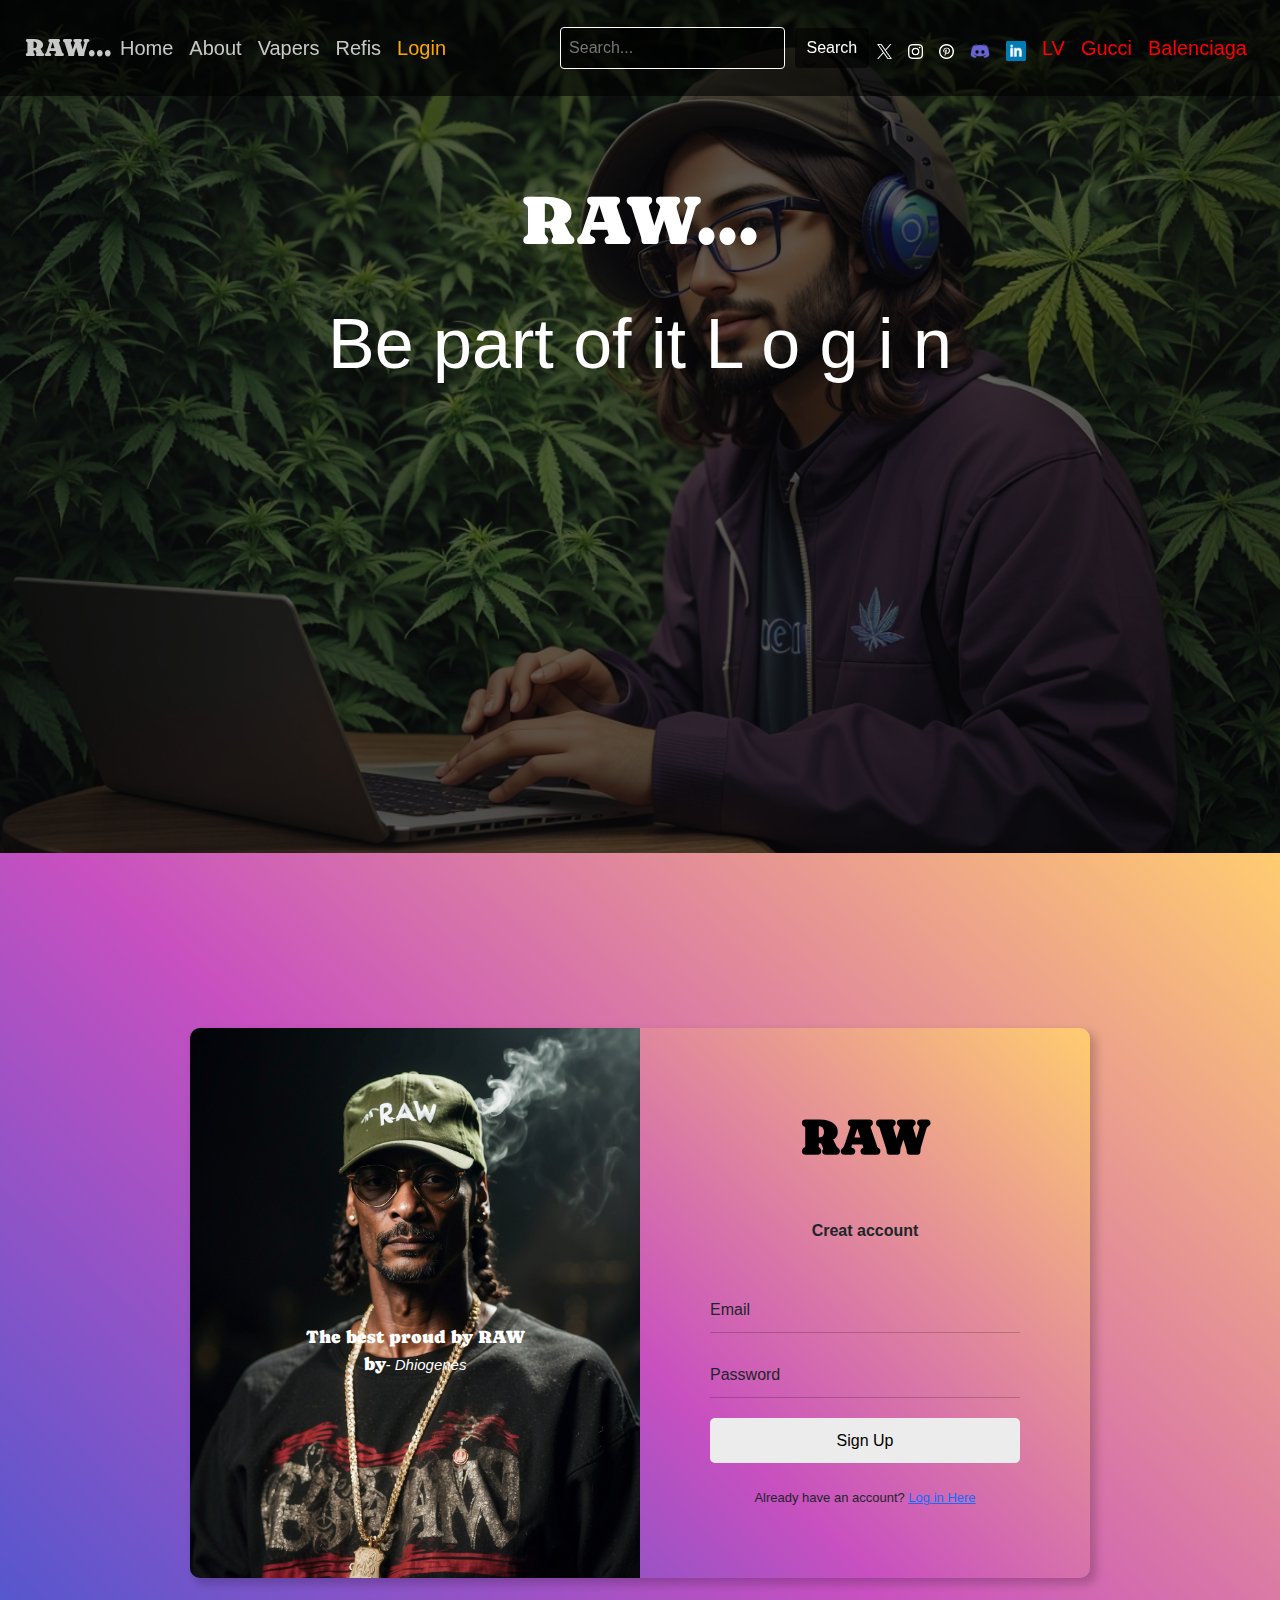
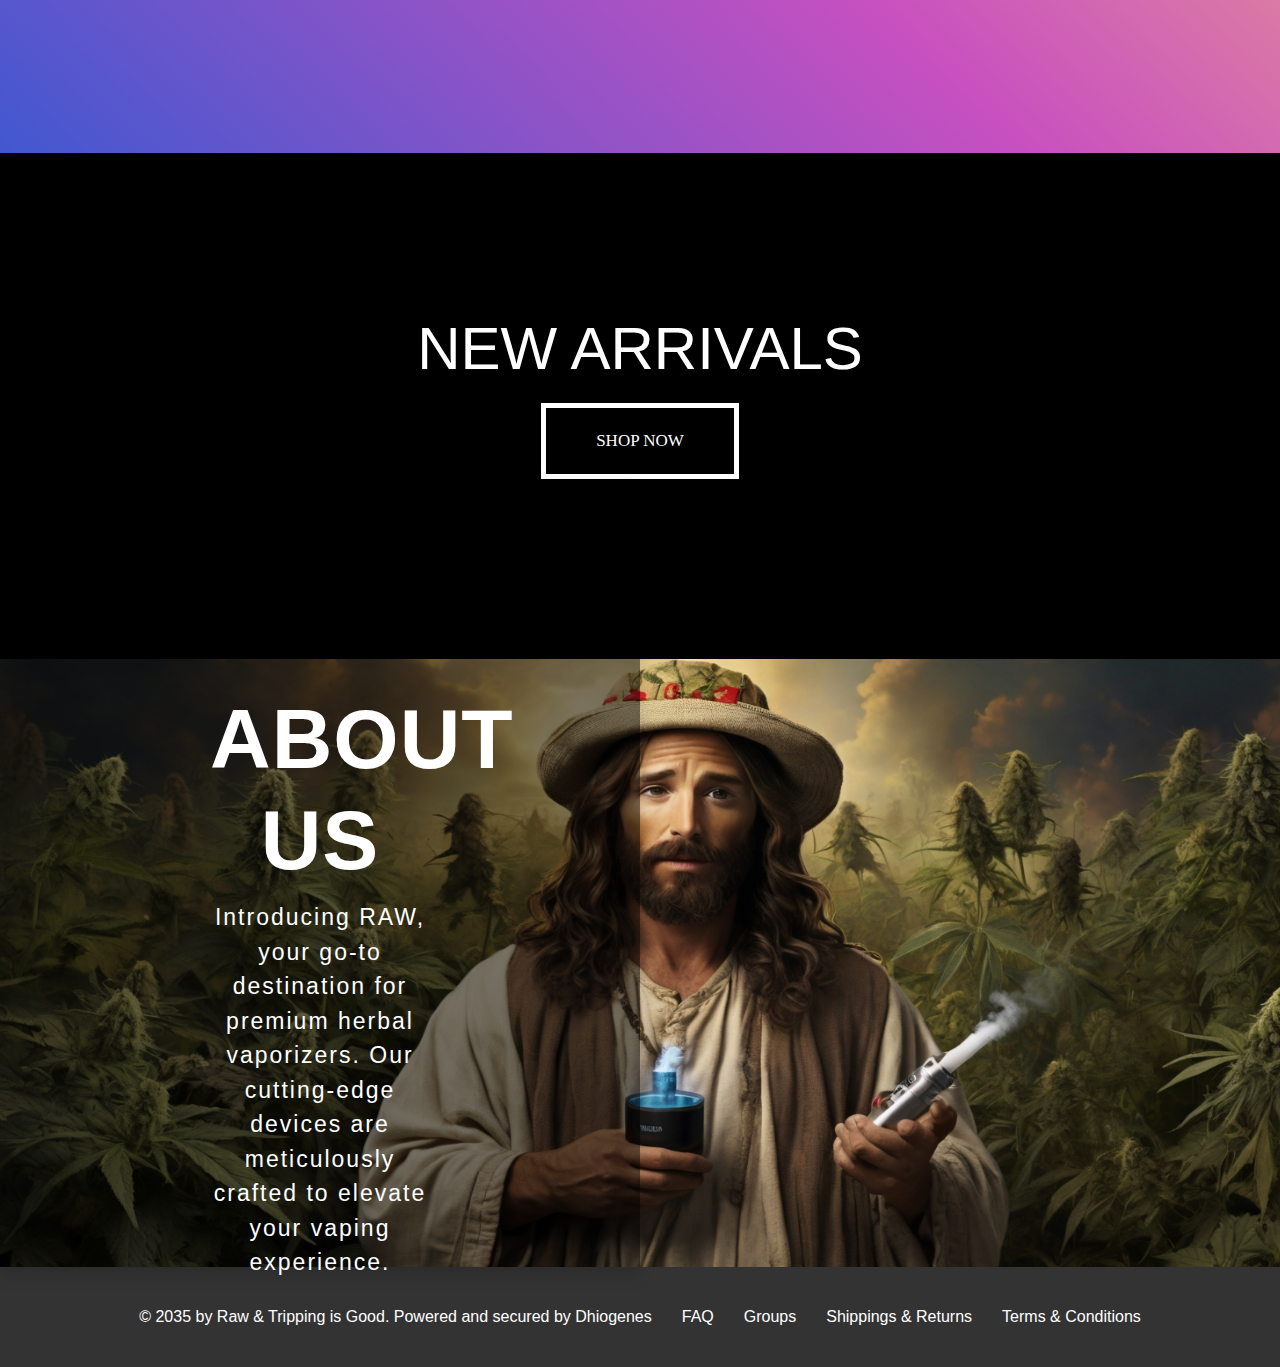
<file: RAW/login.html>
<!DOCTYPE html>
<html lang="en">
<head>
    <meta charset="UTF-8">
    <meta name="viewport" content="width=device-width, initial-scale=1.0">
<meta charset="UTF-8">

    <meta http-equiv="X-UA-Compatible" content="IE=edge">
    <link rel="stylesheet" href="https://cdn.jsdelivr.net/npm/bootstrap@5.2.3/dist/css/bootstrap.min.css">
    <link href="https://cdn.jsdelivr.net/npm/bootstrap@5.3.0/dist/css/bootstrap.min.css" rel="stylesheet" integrity="sha384-9ndCyUaIbzAi2FUVXJi0CjmCapSmO7SnpJef0486qhLnuZ2cdeRhO02iuK6FUUVM" crossorigin="anonymous">
    <link rel="preconnect" href="https://fonts.googleapis.com">
    <link rel="preconnect" href="https://fonts.gstatic.com" crossorigin>
    <link rel="preconnect" href="https://fonts.googleapis.com">
    <link rel="preconnect" href="https://fonts.gstatic.com" crossorigin>
    <link href="https://fonts.googleapis.com/css2?family=Caprasimo&display=swap" rel="stylesheet">
    <link href="https://fonts.googleapis.com/css2?family=Agdasima:wght@700&display=swap" rel="stylesheet">
    <link rel="preconnect" href="https://fonts.googleapis.com">
    <link rel="preconnect" href="https://fonts.gstatic.com" crossorigin>
    <link href="https://fonts.googleapis.com/css2?family=Ysabeau+Infant:wght@100&display=swap" rel="stylesheet"> 
    <link rel="preconnect" href="https://fonts.googleapis.com">
    <link rel="preconnect" href="https://fonts.gstatic.com" crossorigin>
    <link href="https://fonts.googleapis.com/css2?family=Roboto+Condensed&display=swap" rel="styles heet"> 
    <link rel="preconnect" href="https://fonts.googleapis.com">
    <link rel="preconnect" href="https://fonts.gstatic.com" crossorigin>
    <link href="https://fonts.googleapis.com/css2?family=Agdasima&display=swap" rel="stylesheet"> 
    <link rel="preconnect" href="https://fonts.googleapis.com">
    <link rel="preconnect" href="https://fonts.gstatic.com" crossorigin>
    <link href="https://fonts.googleapis.com/css2?family=Open+Sans:wght@300&display=swap" rel="stylesheet"> 
    <link rel="stylesheet" href="login.css">
    <link rel="stylesheet" href="index.css">
    <title>login page</title>
</head>
<body>

    <nav id="nav-general" class="navbar navbar-expand-lg  fixed-top">
        <a style="text-decoration: none;" id="logo" class="logo" href="index.html">RAW...</a>
        <button class="navbar-toggler" type="button" data-toggle="collapse" data-target="#navbarNav" aria-controls="navbarNav" aria-expanded="false" aria-label="Toggle navigation">
          <span class="navbar-toggler-icon"></span>
        </button>
        <div class="collapse navbar-collapse" id="navbarNav">
          <ul class="navbar-nav ml-auto">
            <li class="nav-item active">
              <a class="nav-link" href="index.html">Home</a>
            </li>
            <li class="nav-item">
              <a class="nav-link" href="#aboutus">About</a>
            </li>
            <li class="nav-item">
              <a class="nav-link" href="shop_all.html">Vapers</a>
            </li>
            <li class="nav-item">
              <a class="nav-link" href="refil.html">Refis</a>
            </li>
            <li class="nav-item">
              <a style="color: orange;" class="nav-link" href="login.html">Login</a>
            </li>
          </ul>

          <div class="search-container">
            <form id="searchForm" action="/search" method="GET">
              <input type="text" id="searchInput" placeholder="Search..." name="search">
              <button type="submit">Search</button>
            </form>
          </div>

          <ul class="navbar-nav ml-auto">
            <li class="nav-item">
              <a class="nav-link" href="#"><i class="fab fa-facebook">
                <img src="imagens/x-cutout.png" height="15px">
              </i></a>
            </li>
            <li class="nav-item">
              <a class="nav-link" href="https://www.instagram.com/heheh_boy/"><i class="fab instgran">
                <img src="imagens/insta-cutout.png" height="15px">
              </i></a>
            </li>
            <li class="nav-item">
              <a class="nav-link" href="#"><i class="fab pinterest">
                <img src="imagens/pinterest-cutout.png" height="15px">
              </i></a>
            </li>
            <li class="nav-item">
              <a class="nav-link" href="#"><i class="fab pinterest">
                <img src="imagens/discord.png" height="20px">
              </i></a>
            </li>
            <li class="nav-item">
              <a class="nav-link" href="#"><i class="fab pinterest">
                <img src="imagens/linkedin.png" height="20px">
              </i></a>
            </li>
            <li class="nav-item">
                <a style="color: red;" class="nav-link" href="louis.html">LV</a>
              </li>
              <li class="nav-item">
                <a style="color: red;" class="nav-link" href="gucci.html">Gucci</a>
              </li>
              <li class="nav-item">
                <a style="color: red;" class="nav-link" href="bl.html">Balenciaga</a>
              </li>
          </ul>
        </div>
      </nav>

      <div class="image-container">
        <img class="banner" src="imagens/log.jpg" alt="Imagem">
        <div class="overlay">
          <h1 class="trip-banner_2">RAW...</h1>
          <h1 class="trip-banner">Be part of it  L o g i n</h1>
        </div>
      </div>

      <div class="wrapper">
        <div class="container main">
            <div class="row">
                <div class="col-md-6 side-image">
                    <div class="text">
                        <p class="logo_raw">The best proud by RAW by<i>- Dhiogenes</i></p>
                    </div>
                </div>
                <div class="col-md-6 right">
                    <div class="input-box">
                        <a class="logo_big" href="index.html">
                        <header class="logo_h" style="font-family: 'Caprasimo', cursive;">RAW</header>
                        </a>
                        <header>Creat account</header>
                        <div class="input-field">
                            <input type="text" class="input" id="email" required autocomplete="off">
                            <label for="email">Email</label>
                        </div>
                        <div class="input-field">
                            <input type="password" class="input" id="password" required>
                            <label for="password">Password</label>
                        </div>
                        <div class="input-field">
                            <input type="submit" class="submit" value="Sign Up">
                        </div>
                        <div class="signin">
                            <span>Already have an account? <a href="#">Log in Here</a></span>
                            
                        </div>
                    </div>
                </div>
            </div>
        </div>
    </div>

      <div class="arrivals">
        <h2 class="new">NEW ARRIVALS</h2>
      </div>
      <div class="bt-tp-container">
        <a href="shop_all.html">
            <button class="tp-bt">SHOP NOW</button>
        </a>
      </div>

     <div id="aboutus" class="man-container">
        <img class="img-3" src="imagens/jesus.jpg" alt="Imagem" height="300px" width="1350px">
        <div class="shadow">
            <h2 class="img-tl">ABOUT US</h2>
            <p class="p-tl">
              Introducing RAW, your go-to destination for premium herbal vaporizers. 
              Our cutting-edge devices are meticulously crafted to elevate your vaping 
              experience. 
                </p>
        </div>
    </div>

    


      <div class="navbar-final">
        <a style="text-decoration: none;" class="creator" href="#">© 2035 by Raw & Tripping is Good. Powered and secured by Dhiogenes</a>
        <a class="lnk-final" href="#">FAQ</a>
        <a class="lnk-final" href="#">Groups</a>
        <a class="lnk-final" href="#">Shippings & Returns</a>
        <a class="lnk-final" href="#">Terms & Conditions</a>
      </div>

      <script src="index.js"></script>

</body>
</html>
</file>
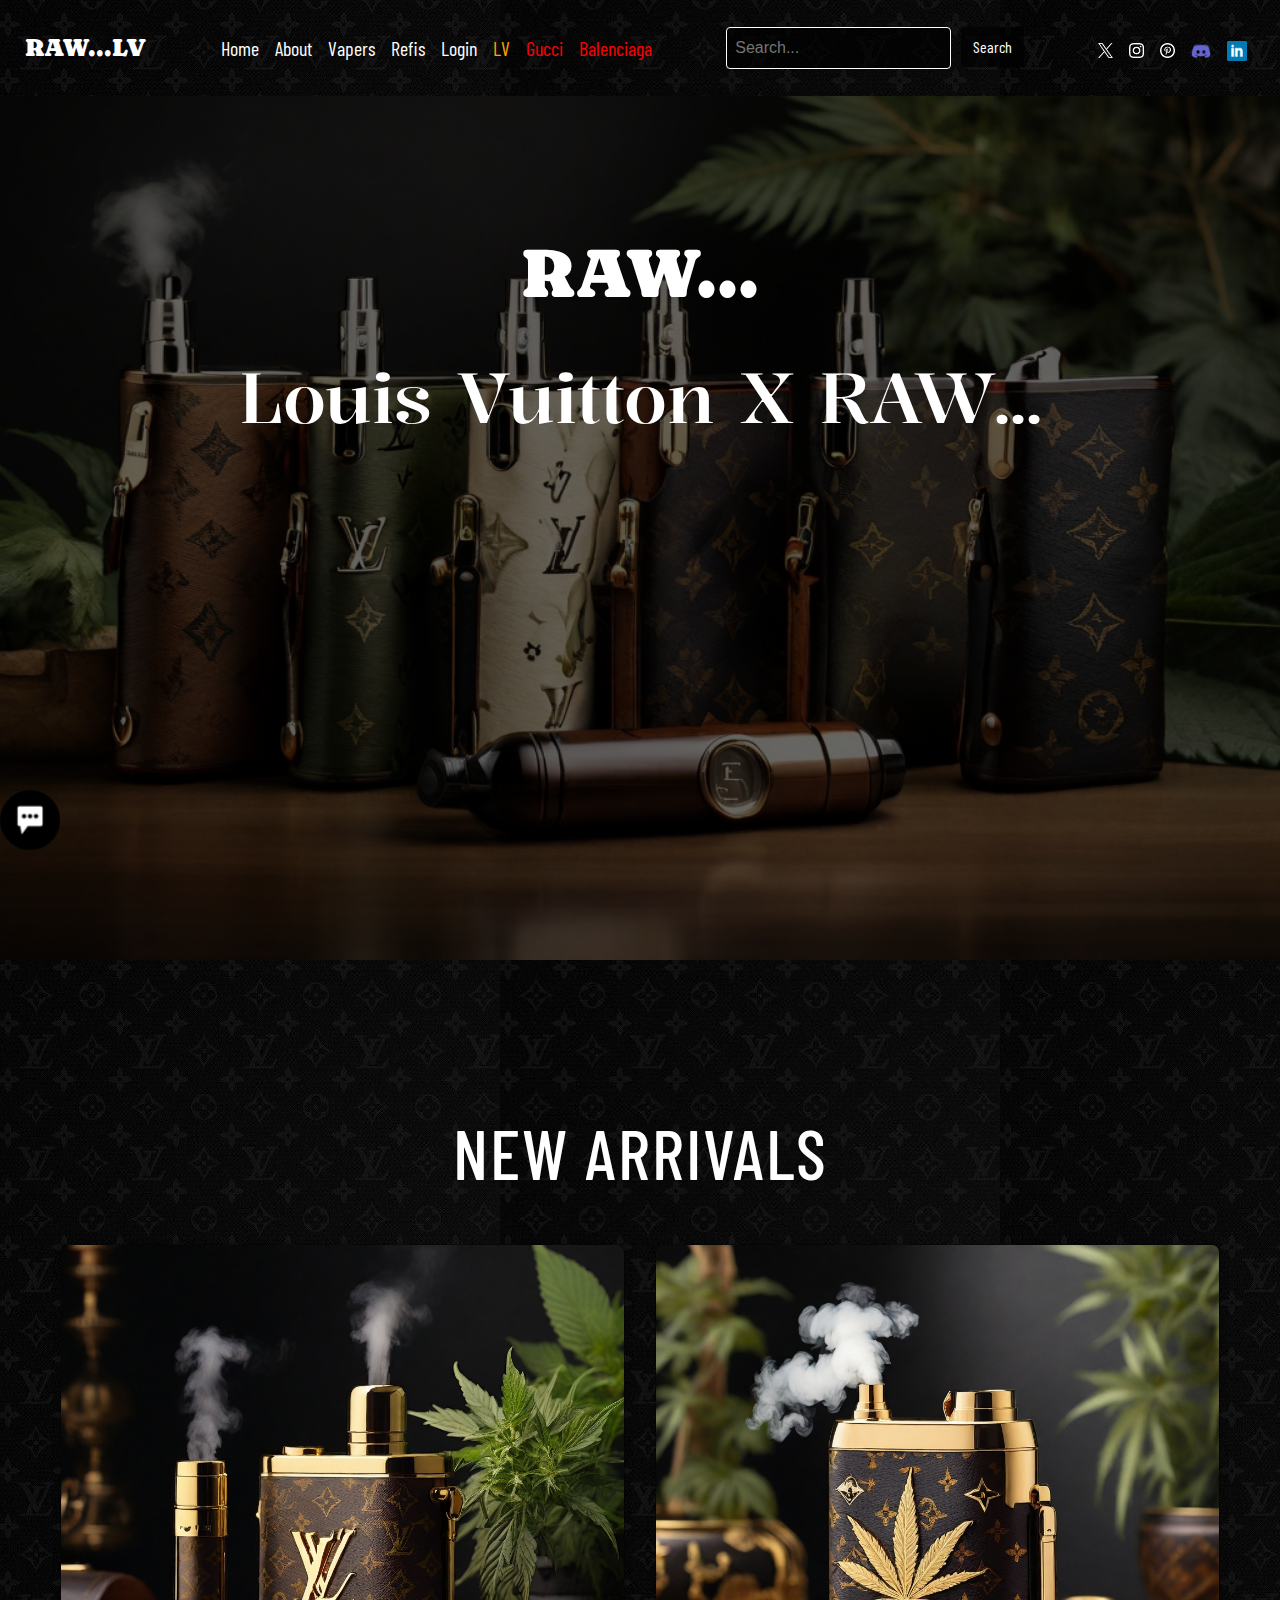
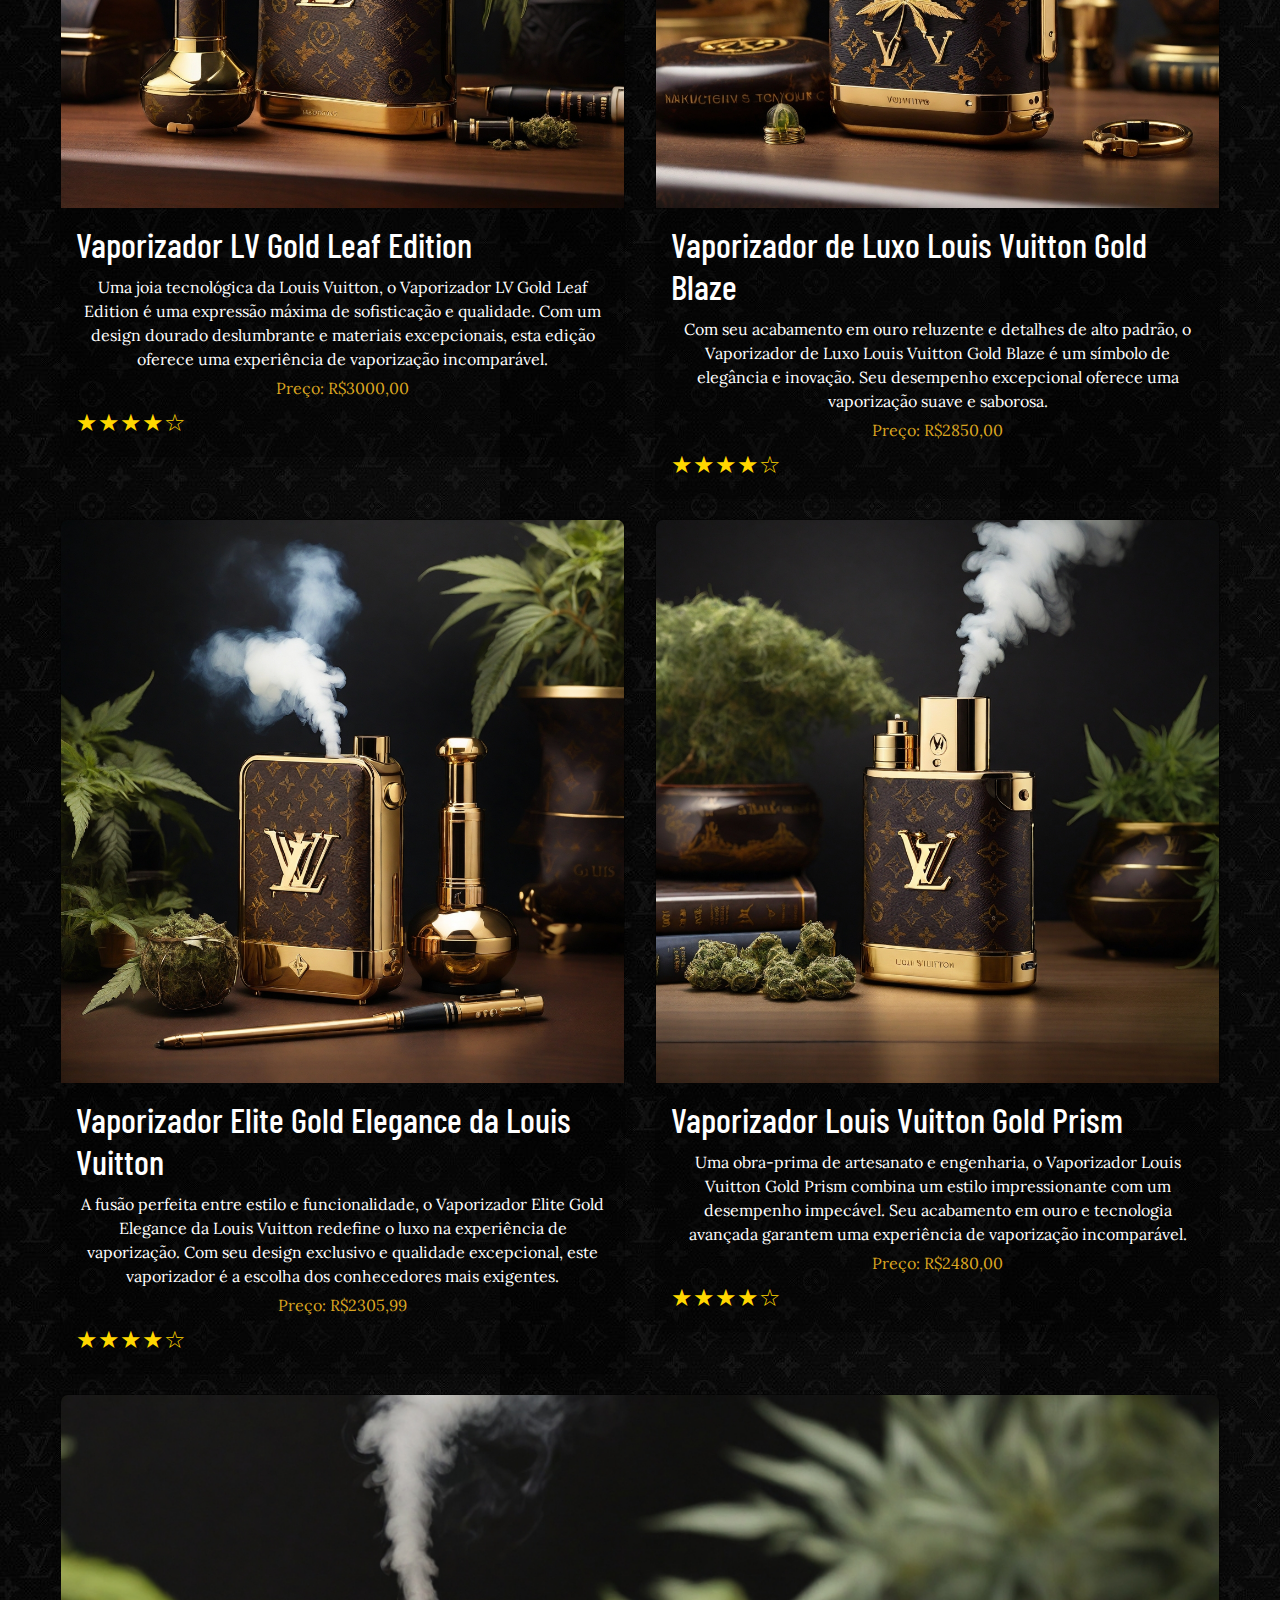
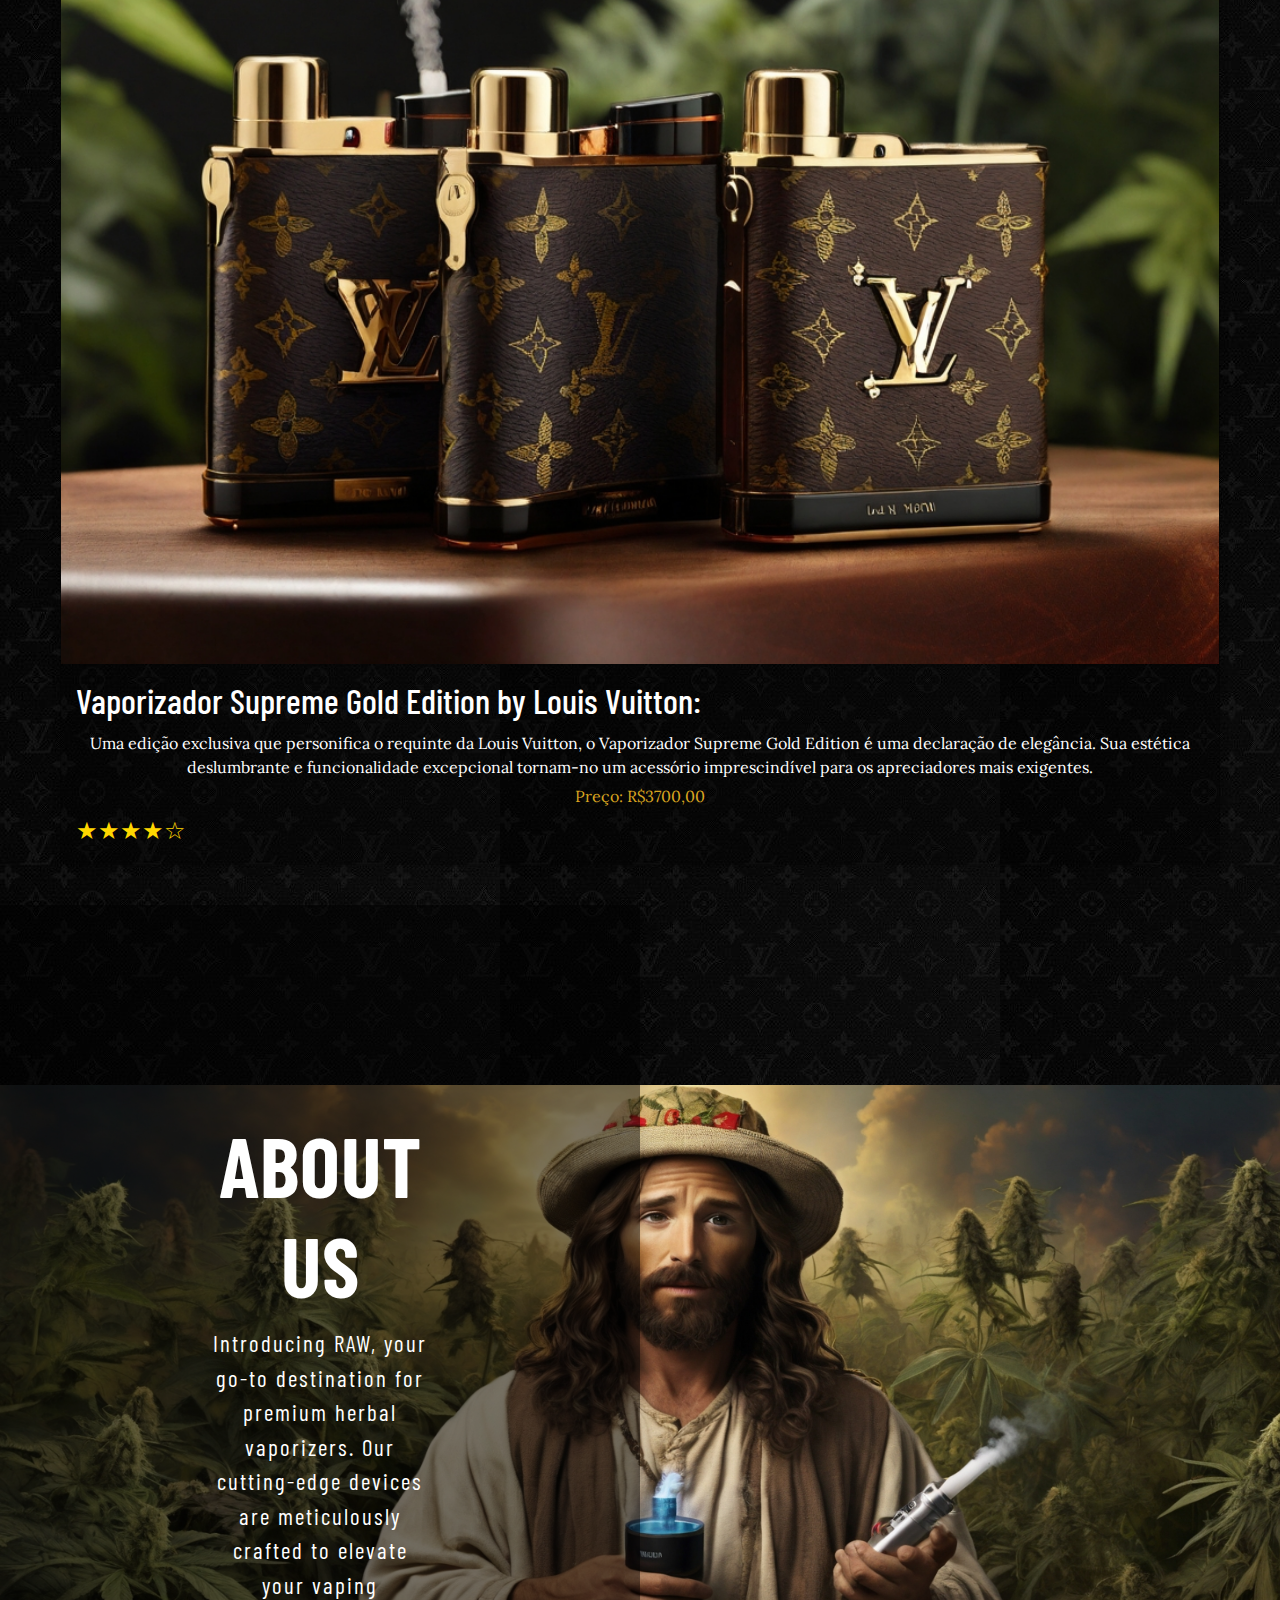
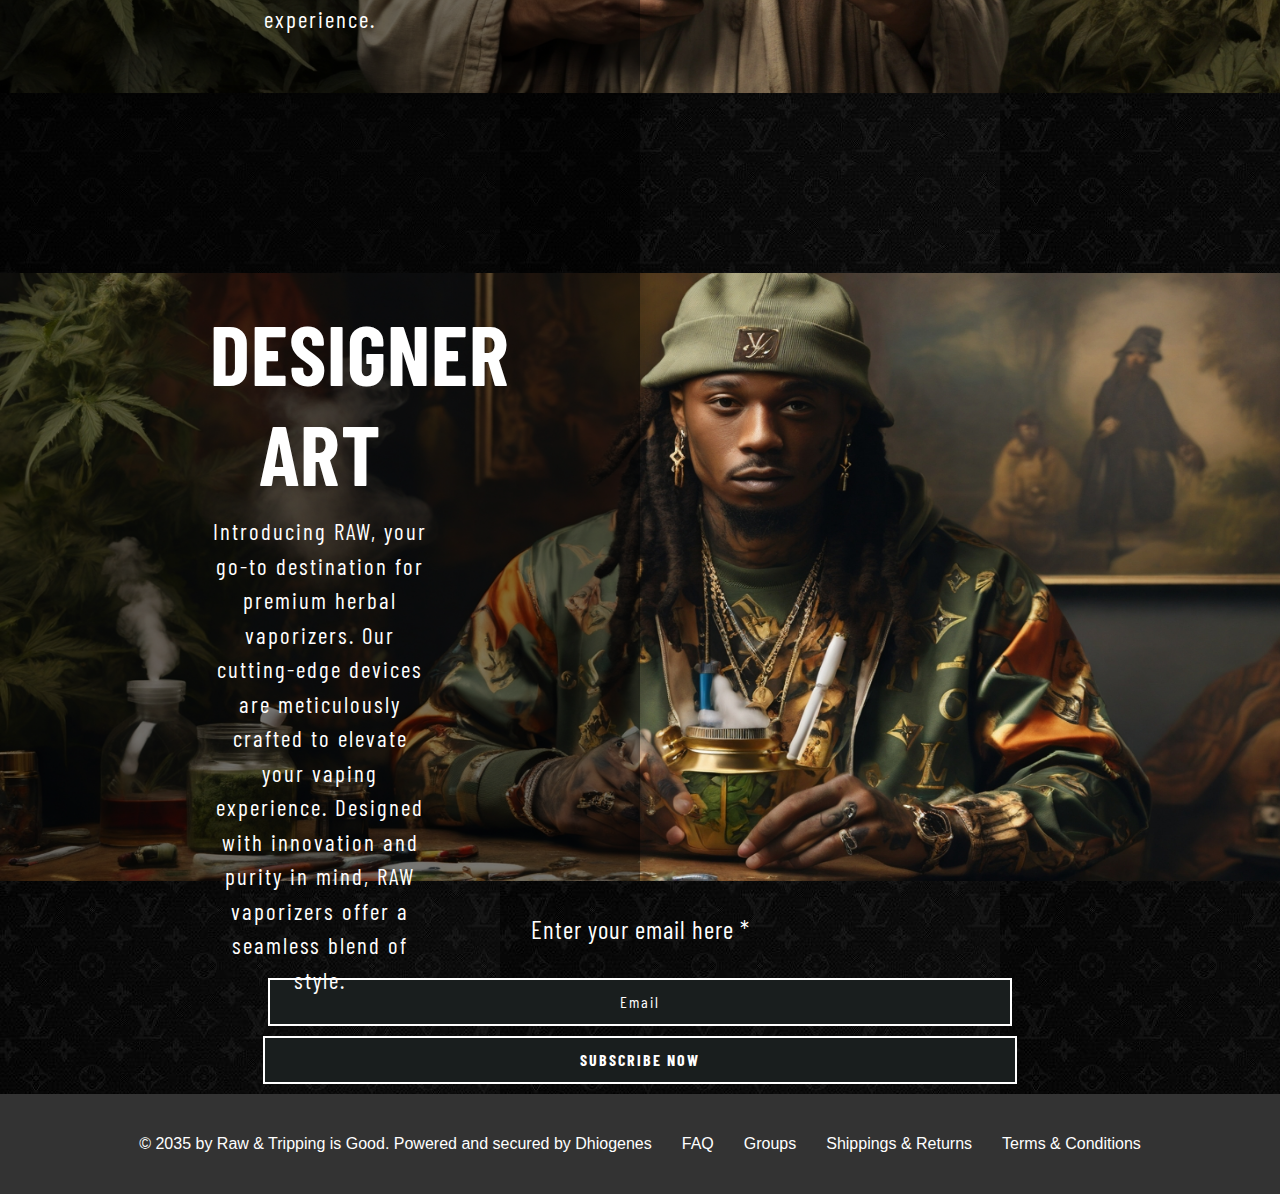
<file: RAW/louis.html>
<!DOCTYPE html>
<html lang="en">
<head>
    <meta charset="UTF-8">
    <meta http-equiv="X-UA-Compatible" content="IE=edge">
    <meta name="viewport" content="width=device-width, initial-scale=1.0">
    <link rel="stylesheet" href="https://maxcdn.bootstrapcdn.com/bootstrap/4.5.2/css/bootstrap.min.css">
    <link rel="preconnect" href="https://fonts.googleapis.com">
<link rel="preconnect" href="https://fonts.gstatic.com" crossorigin>
<link href="https://fonts.googleapis.com/css2?family=Caprasimo&display=swap" rel="stylesheet">
<link rel="preconnect" href="https://fonts.googleapis.com">
<link rel="preconnect" href="https://fonts.gstatic.com" crossorigin>
<link href="https://fonts.googleapis.com/css2?family=Barlow+Condensed:wght@100;200;300&display=swap" rel="stylesheet">
<link rel="preconnect" href="https://fonts.googleapis.com">
<link rel="preconnect" href="https://fonts.gstatic.com" crossorigin>
<link href="https://fonts.googleapis.com/css2?family=Roboto+Condensed:wght@300;400&display=swap" rel="stylesheet">
<link rel="preconnect" href="https://fonts.googleapis.com">
<link rel="preconnect" href="https://fonts.gstatic.com" crossorigin>
<link href="https://fonts.googleapis.com/css2?family=Lora&display=swap" rel="stylesheet">
<link rel="preconnect" href="https://fonts.googleapis.com">
<link rel="preconnect" href="https://fonts.gstatic.com" crossorigin>
<link href="https://fonts.googleapis.com/css2?family=Kalnia&display=swap" rel="stylesheet">
<link rel="stylesheet" href="index.css">
    <link rel="stylesheet" href="louis.css">
    <title>Louis Vuitton</title>
</head>
<body>
    <nav id="nav-general" class="navbar navbar-expand-lg  fixed-top">
        <a style="text-decoration: none;" id="logo" class="logo" href="louis.html">RAW...LV</a>
        <button class="navbar-toggler" type="button" data-toggle="collapse" data-target="#navbarNav" aria-controls="navbarNav" aria-expanded="false" aria-label="Toggle navigation">
          <span class="navbar-toggler-icon"></span>
        </button>
        <div class="collapse navbar-collapse" id="navbarNav">
          <ul class="navbar-nav ml-auto">
            <li class="nav-item active">
              <a class="nav-link" href="index.html">Home</a>
            </li>
            <li class="nav-item">
              <a class="nav-link" href="#aboutus">About</a>
            </li>
            <li class="nav-item">
              <a class="nav-link" href="shop_all.html">Vapers</a>
            </li>
            <li class="nav-item">
              <a class="nav-link" href="refil.html">Refis</a>
            </li>
            <li class="nav-item">
              <a class="nav-link" href="login.html">Login</a>
            </li>
            <li class="nav-item">
                <a style="color: orange;" class="nav-link" href="louis.html">LV</a>
              </li>
              <li class="nav-item">
                <a style="color: red;" class="nav-link" href="gucci.html">Gucci</a>
              </li>
              <li class="nav-item">
                <a style="color: red;" class="nav-link" href="bl.html">Balenciaga</a>
              </li>
          </ul>

          <div class="search-container">
            <form id="searchForm" action="/search" method="GET">
              <input type="text" id="searchInput" placeholder="Search..." name="search">
              <button type="submit">Search</button>
            </form>
          </div>

          <ul class="navbar-nav ml-auto">
            <li class="nav-item">
              <a class="nav-link" href="#"><i class="fab fa-facebook">
                <img src="imagens/x-cutout.png" height="15px">
              </i></a>
            </li>
            <li class="nav-item">
              <a class="nav-link" href="https://www.instagram.com/heheh_boy/"><i class="fab instgran">
                <img src="imagens/insta-cutout.png" height="15px">
              </i></a>
            </li>
            <li class="nav-item">
              <a class="nav-link" href="#"><i class="fab pinterest">
                <img src="imagens/pinterest-cutout.png" height="15px">
              </i></a>
            </li>
            <li class="nav-item">
              <a class="nav-link" href="#"><i class="fab pinterest">
                <img src="imagens/discord.png" height="20px">
              </i></a>
            </li>
            <li class="nav-item">
              <a class="nav-link" href="#"><i class="fab pinterest">
                <img src="imagens/linkedin.png" height="20px">
              </i></a>
            </li>
          </ul>
        </div>
      </nav>

      <div class="image-container">
        <img class="banner" src="imagens/lvbanner.jpg" alt="Imagem">
        <div class="overlay">
          <h1 class="trip-banner_2">RAW...</h1>
          <h1 style="font-family: 'Kalnia', serif;" class="trip-banner">Louis Vuitton X RAW...</h1>
        </div>
      </div>

      <div class="tl-primal">
        <h1 class="primal-tl">NEW ARRIVALS</h1>
      </div>

      <div class="container">
        <div class="row">
          <div class="col">
            <div class="card">
              <a href="lv1.html">
              <img src="imagens/lv1.jpg" alt="Produto 1">
              </a>
              <div class="card-info">
                <h3 class="nome_p">Vaporizador LV Gold Leaf Edition</h3>
                <p>Uma joia tecnológica da Louis Vuitton, o Vaporizador LV Gold Leaf 
                    Edition é uma expressão máxima de sofisticação e qualidade. Com um 
                    design dourado deslumbrante e materiais excepcionais, esta edição 
                    oferece uma experiência de vaporização incomparável.</p>
                <p style="color: rgb(218, 165, 32);">Preço: R$3000,00</p>
                <div class="rating">
              &#9733;&#9733;&#9733;&#9733;&#9734; <!-- Cinco estrelas, quatro preenchidas e uma vazia -->
            </div>
              </div>
            </div>
          </div>
          <!-- Repita esta estrutura para os outros produtos -->
          
          <div class="col">
            <div class="card">
              <img src="imagens/lv2.jpg" alt="Produto 2">
              <div class="card-info">
                <h3 class="nome_p">Vaporizador de Luxo Louis Vuitton Gold Blaze</h3>
                <p>Com seu acabamento em ouro reluzente e detalhes de alto padrão, o 
                    Vaporizador de Luxo Louis Vuitton Gold Blaze é um símbolo de 
                    elegância e inovação. Seu desempenho excepcional oferece uma 
                    vaporização suave e saborosa.</p>
                <p style="color: rgb(218, 165, 32);">Preço: R$2850,00</p>
                <div class="rating">
              &#9733;&#9733;&#9733;&#9733;&#9734; <!-- Cinco estrelas, quatro preenchidas e uma vazia -->
            </div>
              </div>
            </div>
          </div>
          <!-- Repita esta estrutura para os outros produtos -->
        </div>

        <div class="row">
          <div class="col">
            <div class="card">
              <img src="imagens/lv3.jpg" alt="Produto 1">
              <div class="card-info">
                <h3 class="nome_p">Vaporizador Elite Gold Elegance da Louis Vuitton</h3>
                <p>A fusão perfeita entre estilo e funcionalidade, o Vaporizador Elite 
                    Gold Elegance da Louis Vuitton redefine o luxo na experiência de 
                    vaporização. Com seu design exclusivo e qualidade excepcional, 
                    este vaporizador é a escolha dos conhecedores mais exigentes.</p>
                <p style="color: rgb(218, 165, 32);">Preço: R$2305,99</p>
                <div class="rating">
              &#9733;&#9733;&#9733;&#9733;&#9734; <!-- Cinco estrelas, quatro preenchidas e uma vazia -->
            </div>
              </div>
            </div>
          </div>
          <!-- Repita esta estrutura para os outros produtos -->
          
          <div class="col">
            <div class="card">
              <img src="imagens/lv4.jpg" alt="Produto 2">
              <div class="card-info">
                <h3 class="nome_p">Vaporizador Louis Vuitton Gold Prism</h3>
                <p>Uma obra-prima de artesanato e engenharia, o Vaporizador Louis 
                    Vuitton Gold Prism combina um estilo impressionante com um 
                    desempenho impecável. Seu acabamento em ouro e tecnologia avançada 
                    garantem uma experiência de vaporização incomparável.</p>
                <p style="color: rgb(218, 165, 32);">Preço: R$2480,00</p>
                <div class="rating">
              &#9733;&#9733;&#9733;&#9733;&#9734; <!-- Cinco estrelas, quatro preenchidas e uma vazia -->
            </div>
              </div>
            </div>
          </div>
          <!-- Repita esta estrutura para os outros produtos -->
        </div>

        <div class="row">
          <div class="col">
            <div class="card">
              <img src="imagens/lv.jpg" alt="Produto 1">
              <div class="card-info">
                <h3 class="nome_p">Vaporizador Supreme Gold Edition by Louis Vuitton:</h3>
                <p>Uma edição exclusiva que personifica o requinte da Louis Vuitton, o 
                    Vaporizador Supreme Gold Edition é uma declaração de elegância. Sua 
                    estética deslumbrante e funcionalidade excepcional tornam-no um 
                    acessório imprescindível para os apreciadores mais exigentes.</p>
                <p style="color: rgb(218, 165, 32);">Preço: R$3700,00</p>
                <div class="rating">
                  &#9733;&#9733;&#9733;&#9733;&#9734; <!-- Cinco estrelas, quatro preenchidas e uma vazia -->
                </div>
              </div>
            </div>
          </div>
          <!-- Repita esta estrutura para os outros produtos -->
        </div>
      </div>

      <div id="aboutus" class="man-container">
        <img class="img-3" src="imagens/jesus.jpg" alt="Imagem" height="300px" width="1350px">
        <div class="shadow">
            <h2 class="img-tl">ABOUT US</h2>
            <p class="p-tl">
              Introducing RAW, your go-to destination for premium herbal vaporizers. 
              Our cutting-edge devices are meticulously crafted to elevate your vaping 
              experience. 
                </p>
        </div>
    </div> 

      <div class="man-container">
        <img class="img-3" src="imagens/artista.jpg" alt="Imagem" height="300px" width="1350px">
        <div class="shadow">
            <h2 class="img-tl">DESIGNER ART</h2>
            <p class="p-tl">
              Introducing RAW, your go-to destination for premium herbal vaporizers. Our cutting-edge devices are meticulously crafted to elevate your vaping experience. Designed with innovation and purity in mind, RAW vaporizers offer a seamless blend of style.
                </p>
        </div>
    </div>


      <div class="email-final">Enter your email here *</div>
      <div class="bt-final-2">
        <a href="login.html">
        <button class="btn-final">Email</button>
        </a>
      </div>
      <div class="bt-final-3">
        <a href="login.html">
        <button class="btn-final-1">SUBSCRIBE NOW</button>
        </a>
      </div>
      </div>

      <div class="navbar-final">
        <a style="text-decoration: none;" class="creator" href="#">© 2035 by Raw & Tripping is Good. Powered and secured by Dhiogenes</a>
        <a class="lnk-final" href="#">FAQ</a>
        <a class="lnk-final" href="#">Groups</a>
        <a class="lnk-final" href="#">Shippings & Returns</a>
        <a class="lnk-final" href="#">Terms & Conditions</a>
      </div>

      



      <div class="chat-button">
        <a href="login.html">
            <img src="imagens/mensagem1.png" alt="" height="60px">
        </a>
    </div>
    <script src="index.js"></script>

</body>
</html>
</file>
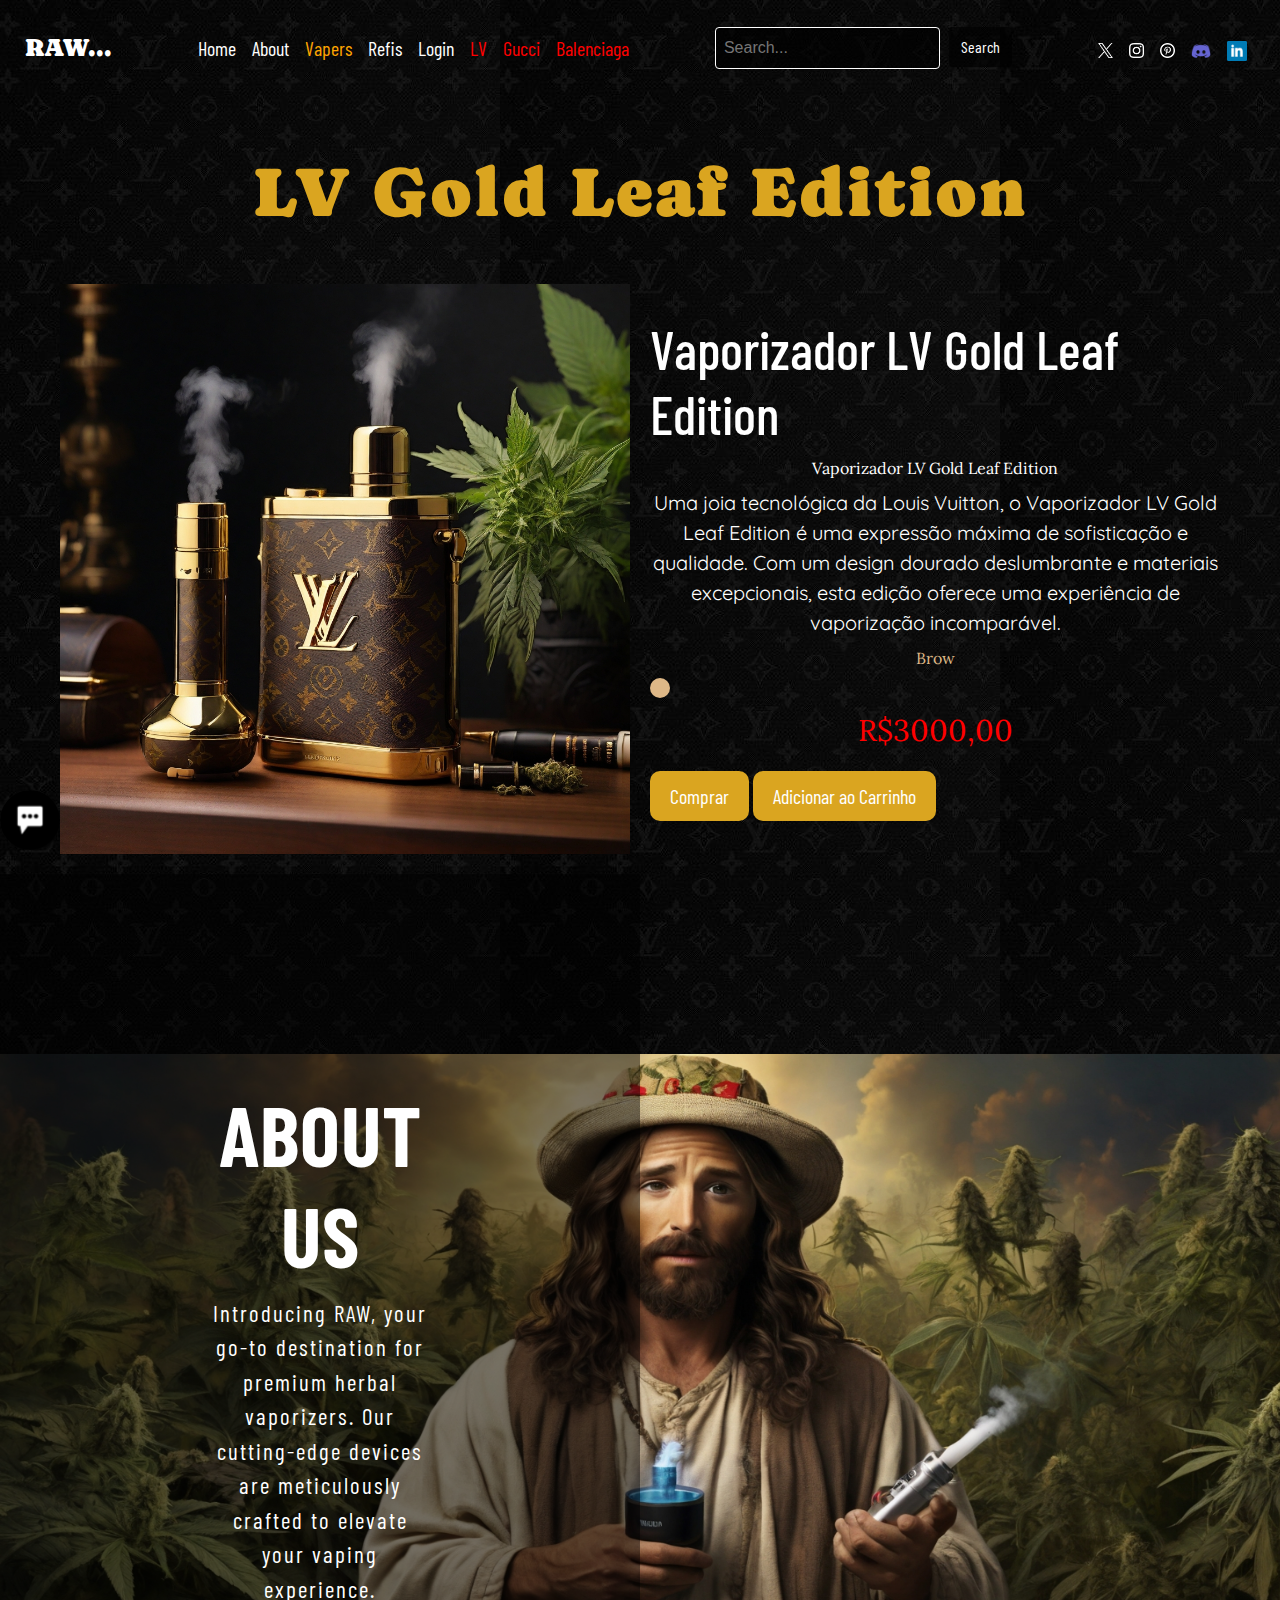
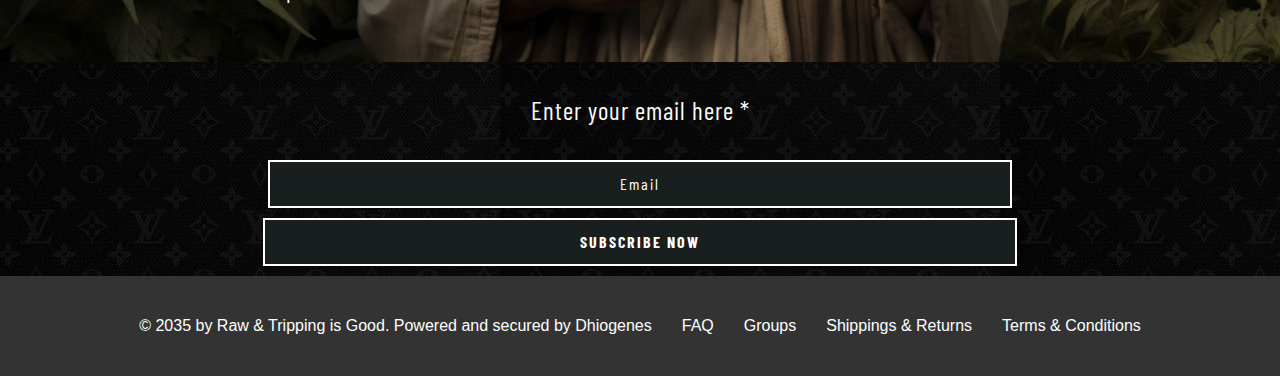
<file: RAW/lv1.html>
<!DOCTYPE html>
<html lang="en">
<head>
    <meta charset="UTF-8">
    <meta name="viewport" content="width=device-width, initial-scale=1.0">
    <link rel="stylesheet" href="https://maxcdn.bootstrapcdn.com/bootstrap/4.5.2/css/bootstrap.min.css">
    <link rel="preconnect" href="https://fonts.googleapis.com">
<link rel="preconnect" href="https://fonts.gstatic.com" crossorigin>
<link href="https://fonts.googleapis.com/css2?family=Caprasimo&display=swap" rel="stylesheet">
<link rel="preconnect" href="https://fonts.googleapis.com">
<link rel="preconnect" href="https://fonts.gstatic.com" crossorigin>
<link href="https://fonts.googleapis.com/css2?family=Barlow+Condensed:wght@100;200;300&display=swap" rel="stylesheet">
<link rel="preconnect" href="https://fonts.googleapis.com">
<link rel="preconnect" href="https://fonts.gstatic.com" crossorigin>
<link href="https://fonts.googleapis.com/css2?family=Roboto+Condensed:wght@300;400&display=swap" rel="stylesheet">
<link rel="preconnect" href="https://fonts.googleapis.com">
<link rel="preconnect" href="https://fonts.gstatic.com" crossorigin>
<link href="https://fonts.googleapis.com/css2?family=Lora&display=swap" rel="stylesheet">
<link rel="preconnect" href="https://fonts.googleapis.com">
<link rel="preconnect" href="https://fonts.gstatic.com" crossorigin>
<link href="https://fonts.googleapis.com/css2?family=Quicksand:wght@300&display=swap" rel="stylesheet">
    <link rel="stylesheet" href="index.css">
    <link rel="stylesheet" href="louis.css">
    <title>produto1</title>
</head>
<body>

    <nav id="nav-general" class="navbar navbar-expand-lg  fixed-top">
        <a style="text-decoration: none;" id="logo" class="logo" href="index.html">RAW...</a>
        <button class="navbar-toggler" type="button" data-toggle="collapse" data-target="#navbarNav" aria-controls="navbarNav" aria-expanded="false" aria-label="Toggle navigation">
          <span class="navbar-toggler-icon"></span>
        </button>
        <div class="collapse navbar-collapse" id="navbarNav">
          <ul class="navbar-nav ml-auto">
            <li class="nav-item active">
              <a class="nav-link" href="index.html">Home</a>
            </li>
            <li class="nav-item">
              <a class="nav-link" href="#aboutus">About</a>
            </li>
            <li class="nav-item">
              <a style="color: orange;" class="nav-link" href="shop_all.html">Vapers</a>
            </li>
            <li class="nav-item">
              <a class="nav-link" href="refil.html">Refis</a>
            </li>
            <li class="nav-item">
              <a class="nav-link" href="login.html">Login</a>
            </li>
            <li class="nav-item">
                <a style="color: red;" class="nav-link" href="louis.html">LV</a>
              </li>
              <li class="nav-item">
                <a style="color: red;" class="nav-link" href="gucci.html">Gucci</a>
              </li>
              <li class="nav-item">
                <a style="color: red;" class="nav-link" href="bl.html">Balenciaga</a>
              </li>
          </ul>

          <div class="search-container">
            <form id="searchForm" action="/search" method="GET">
              <input type="text" id="searchInput" placeholder="Search..." name="search">
              <button type="submit">Search</button>
            </form>
          </div>

          <ul class="navbar-nav ml-auto">
            <li class="nav-item">
              <a class="nav-link" href="#"><i class="fab fa-facebook">
                <img src="imagens/x-cutout.png" height="15px">
              </i></a>
            </li>
            <li class="nav-item">
              <a class="nav-link" href="https://www.instagram.com/heheh_boy/"><i class="fab instgran">
                <img src="imagens/insta-cutout.png" height="15px">
              </i></a>
            </li>
            <li class="nav-item">
              <a class="nav-link" href="#"><i class="fab pinterest">
                <img src="imagens/pinterest-cutout.png" height="15px">
              </i></a>
            </li>
            <li class="nav-item">
              <a class="nav-link" href="#"><i class="fab pinterest">
                <img src="imagens/discord.png" height="20px">
              </i></a>
            </li>
            <li class="nav-item">
              <a class="nav-link" href="#"><i class="fab pinterest">
                <img src="imagens/linkedin.png" height="20px">
              </i></a>
            </li>
          </ul>
        </div>
      </nav>

      <div class="tl-primal">
        <h1 style="    font-family: 'Caprasimo', cursive;
        " class="primal-tl" id="primal-color">LV Gold Leaf Edition</h1>
      </div>

      <div class="container">
        <div class="product-details">
          <div class="product-image">
            <img src="imagens/lv1.jpg" alt="Produto 1">
          </div>
          <div class="product-info">
            <h2>Vaporizador LV Gold Leaf Edition</h2>
            <p>Vaporizador LV Gold Leaf Edition</h3>
                <p id="p-vap" style="font-family: 'Quicksand', sans-serif;">Uma joia tecnológica 
                    da Louis Vuitton, o Vaporizador LV Gold Leaf Edition é uma expressão máxima de 
                    sofisticação e qualidade. Com um design dourado deslumbrante e materiais excepcionais, 
                    esta edição oferece uma experiência de vaporização incomparável.</p>
            <p style="color: burlywood;">Brow</p>
            <div style="background-color: burlywood;" class="product-color"></div>
            <p id="price-id" style="font-size: 30px;">R$3000,00</p>
            <button class="buy-btn">Comprar</button>
            <button class="add-to-cart-btn">Adicionar ao Carrinho</button>
          </div>
        </div>
        
      </div>

      <div id="aboutus" class="man-container">
        <img class="img-3" src="imagens/jesus.jpg" alt="Imagem" height="300px" width="1350px">
        <div class="shadow">
            <h2 class="img-tl">ABOUT US</h2>
            <p class="p-tl">
              Introducing RAW, your go-to destination for premium herbal vaporizers. 
              Our cutting-edge devices are meticulously crafted to elevate your vaping 
              experience. 
                </p>
        </div>
    </div>

      

      <div class="email-final">Enter your email here *</div>
      <div class="bt-final-2">
        <a href="login.html">
        <button class="btn-final">Email</button>
        </a>
      </div>
      <div class="bt-final-3">
        <a href="login.html">
        <button class="btn-final-1">SUBSCRIBE NOW</button>
        </a>
      </div>
      </div>

      <div class="navbar-final">
        <a style="text-decoration: none;" class="creator" href="#">© 2035 by Raw & Tripping is Good. Powered and secured by Dhiogenes</a>
        <a class="lnk-final" href="#">FAQ</a>
        <a class="lnk-final" href="#">Groups</a>
        <a class="lnk-final" href="#">Shippings & Returns</a>
        <a class="lnk-final" href="#">Terms & Conditions</a>
      </div>



      <div class="chat-button">
        <a href="login.html">
            <img src="imagens/mensagem1.png" alt="" height="60px">
        </a>
    </div>
    
    <script src="index.js"></script>

</body>
</html>
</file>
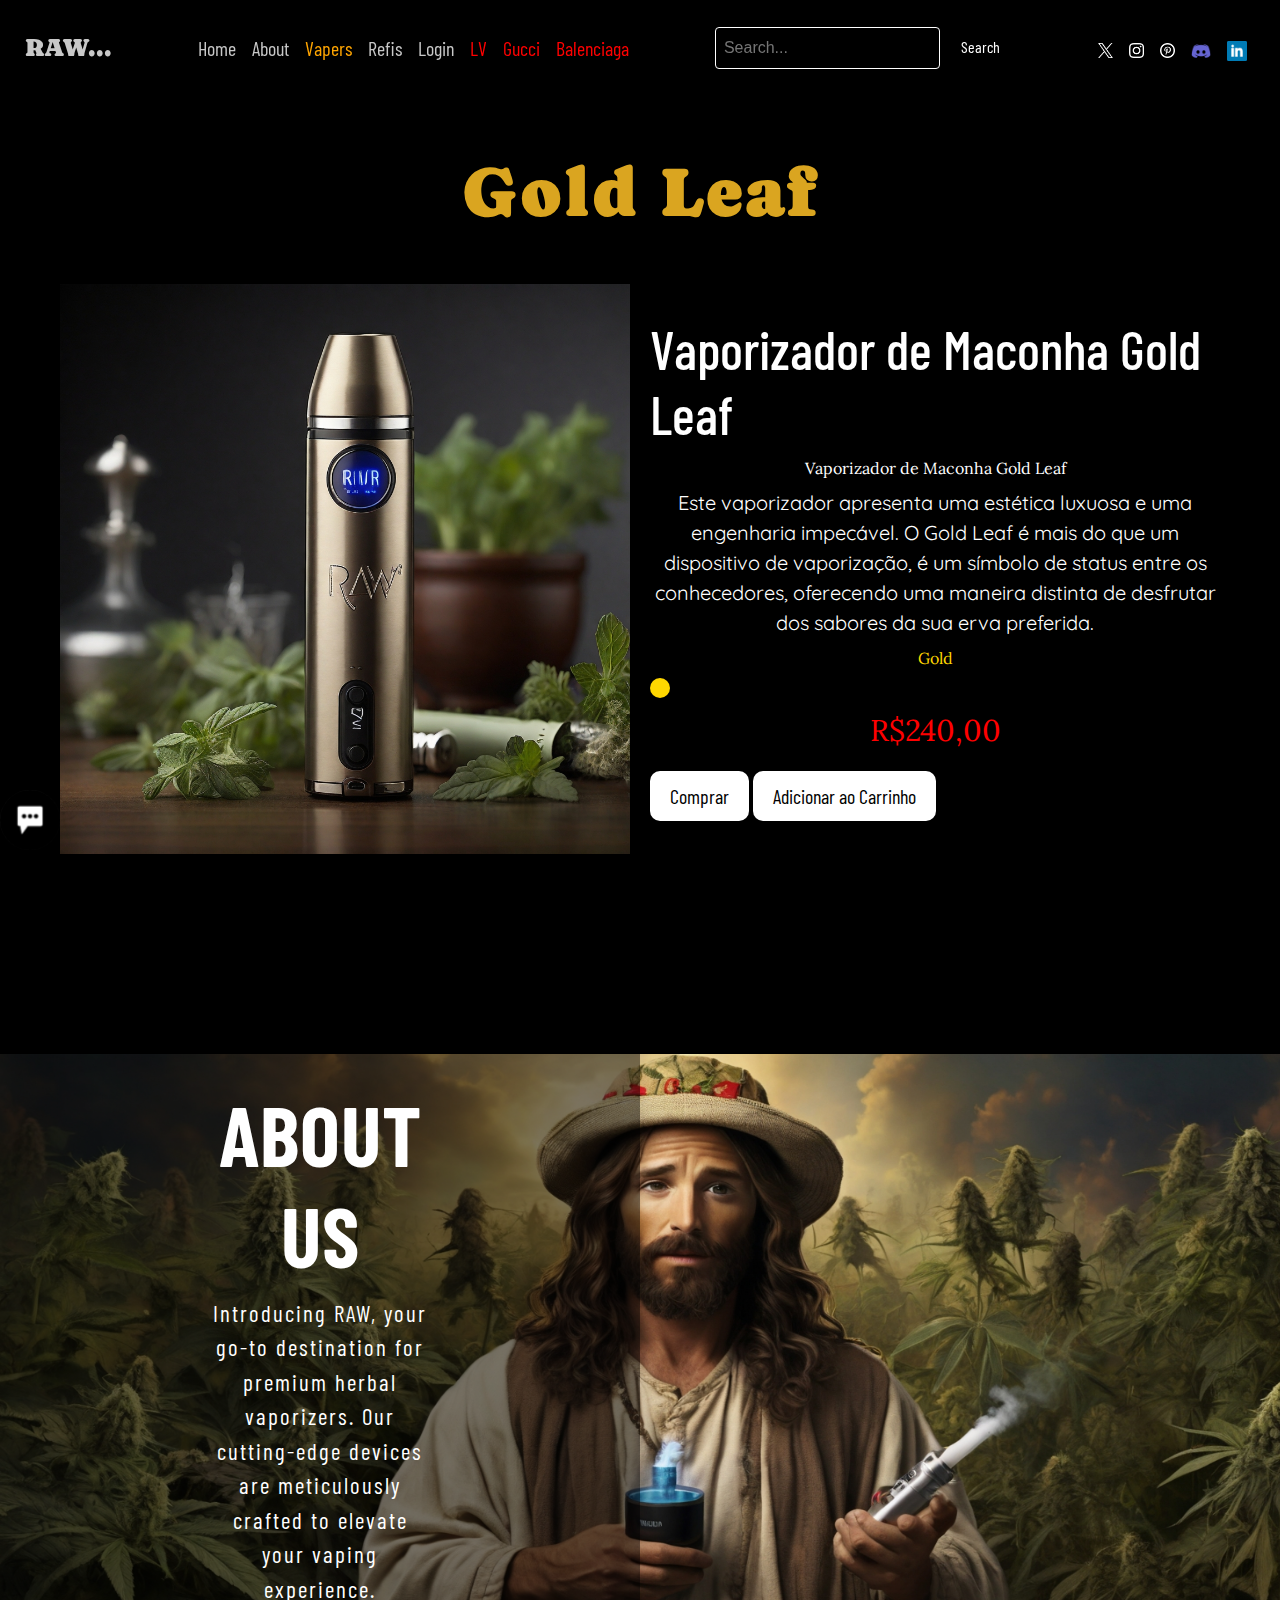
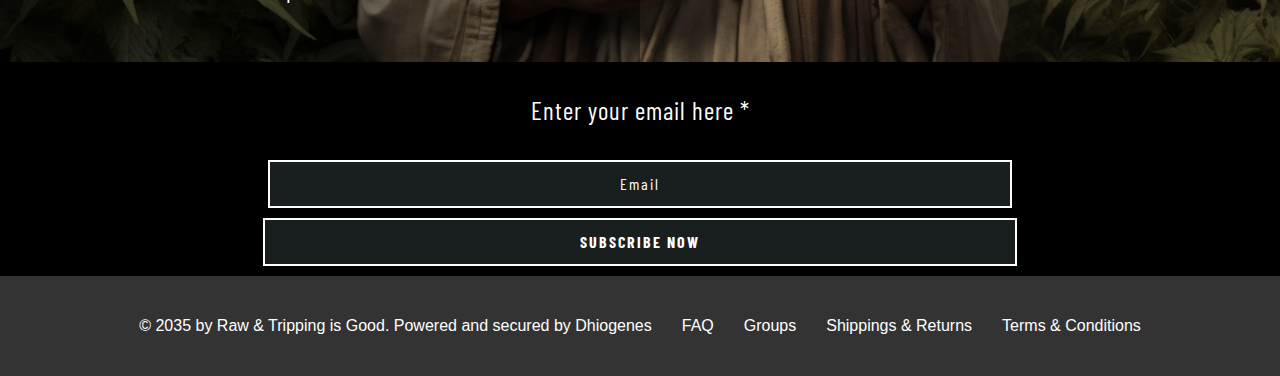
<file: RAW/product4.html>
<!DOCTYPE html>
<html lang="en">
<head>
    <meta charset="UTF-8">
    <meta name="viewport" content="width=device-width, initial-scale=1.0">
    <link rel="stylesheet" href="https://maxcdn.bootstrapcdn.com/bootstrap/4.5.2/css/bootstrap.min.css">
    <link rel="preconnect" href="https://fonts.googleapis.com">
<link rel="preconnect" href="https://fonts.gstatic.com" crossorigin>
<link href="https://fonts.googleapis.com/css2?family=Caprasimo&display=swap" rel="stylesheet">
<link rel="preconnect" href="https://fonts.googleapis.com">
<link rel="preconnect" href="https://fonts.gstatic.com" crossorigin>
<link href="https://fonts.googleapis.com/css2?family=Barlow+Condensed:wght@100;200;300&display=swap" rel="stylesheet">
<link rel="preconnect" href="https://fonts.googleapis.com">
<link rel="preconnect" href="https://fonts.gstatic.com" crossorigin>
<link href="https://fonts.googleapis.com/css2?family=Roboto+Condensed:wght@300;400&display=swap" rel="stylesheet">
<link rel="preconnect" href="https://fonts.googleapis.com">
<link rel="preconnect" href="https://fonts.gstatic.com" crossorigin>
<link href="https://fonts.googleapis.com/css2?family=Lora&display=swap" rel="stylesheet">
<link rel="preconnect" href="https://fonts.googleapis.com">
<link rel="preconnect" href="https://fonts.gstatic.com" crossorigin>
<link href="https://fonts.googleapis.com/css2?family=Quicksand:wght@300&display=swap" rel="stylesheet">
    <link rel="stylesheet" href="index.css">
    <title>produto3</title>
</head>
<body>

    <nav id="nav-general" class="navbar navbar-expand-lg  fixed-top">
        <a style="text-decoration: none;" id="logo" class="logo" href="index.html">RAW...</a>
        <button class="navbar-toggler" type="button" data-toggle="collapse" data-target="#navbarNav" aria-controls="navbarNav" aria-expanded="false" aria-label="Toggle navigation">
          <span class="navbar-toggler-icon"></span>
        </button>
        <div class="collapse navbar-collapse" id="navbarNav">
          <ul class="navbar-nav ml-auto">
            <li class="nav-item active">
              <a class="nav-link" href="index.html">Home</a>
            </li>
            <li class="nav-item">
              <a class="nav-link" href="#aboutus">About</a>
            </li>
            <li class="nav-item">
              <a style="color: orange;" class="nav-link" href="shop_all.html">Vapers</a>
            </li>
            <li class="nav-item">
              <a class="nav-link" href="refil.html">Refis</a>
            </li>
            <li class="nav-item">
              <a class="nav-link" href="login.html">Login</a>
            </li>
            <li class="nav-item">
                <a style="color: red;" class="nav-link" href="louis.html">LV</a>
              </li>
              <li class="nav-item">
                <a style="color: red;" class="nav-link" href="gucci.html">Gucci</a>
              </li>
              <li class="nav-item">
                <a style="color: red;" class="nav-link" href="bl.html">Balenciaga</a>
              </li>
          </ul>


          <div class="search-container">
            <form id="searchForm" action="/search" method="GET">
              <input type="text" id="searchInput" placeholder="Search..." name="search">
              <button type="submit">Search</button>
            </form>
          </div>

          <ul class="navbar-nav ml-auto">
            <li class="nav-item">
              <a class="nav-link" href="#"><i class="fab fa-facebook">
                <img src="imagens/x-cutout.png" height="15px">
              </i></a>
            </li>
            <li class="nav-item">
              <a class="nav-link" href="https://www.instagram.com/heheh_boy/"><i class="fab instgran">
                <img src="imagens/insta-cutout.png" height="15px">
              </i></a>
            </li>
            <li class="nav-item">
              <a class="nav-link" href="#"><i class="fab pinterest">
                <img src="imagens/pinterest-cutout.png" height="15px">
              </i></a>
            </li>
            <li class="nav-item">
              <a class="nav-link" href="#"><i class="fab pinterest">
                <img src="imagens/discord.png" height="20px">
              </i></a>
            </li>
            <li class="nav-item">
              <a class="nav-link" href="#"><i class="fab pinterest">
                <img src="imagens/linkedin.png" height="20px">
              </i></a>
            </li>
          </ul>
        </div>
      </nav>

      <div class="tl-primal">
        <h1 style="    font-family: 'Caprasimo', cursive;
        " class="primal-tl" id="primal-color">Gold Leaf</h1>
      </div>

      <div class="container">
        <div class="product-details">
          <div class="product-image">
            <img src="imagens/v4.jpg" alt="Produto 1">
          </div>
          <div class="product-info">
            <h2>Vaporizador de Maconha Gold Leaf</h2>
            <p>Vaporizador de Maconha Gold Leaf</h3>
                <p id="p-vap" style="font-family: 'Quicksand', sans-serif;">Este vaporizador apresenta uma estética luxuosa e uma engenharia 
                    impecável. O Gold Leaf é mais do que um dispositivo de vaporização, 
                    é um símbolo de status entre os conhecedores, oferecendo uma maneira 
                    distinta de desfrutar dos sabores da sua erva preferida.</p>
            <p style="color: gold;">Gold</p>
            <div id="pd-color3" class="product-color"></div>
            <p id="price-id" style="font-size: 30px;">R$240,00</p>
            <button class="buy-btn">Comprar</button>
            <button class="add-to-cart-btn">Adicionar ao Carrinho</button>
          </div>
        </div>
        
      </div>

      <div id="aboutus" class="man-container">
        <img class="img-3" src="imagens/jesus.jpg" alt="Imagem" height="300px" width="1350px">
        <div class="shadow">
            <h2 class="img-tl">ABOUT US</h2>
            <p class="p-tl">
              Introducing RAW, your go-to destination for premium herbal vaporizers. 
              Our cutting-edge devices are meticulously crafted to elevate your vaping 
              experience. 
                </p>
        </div>
    </div>

      

      <div class="email-final">Enter your email here *</div>
      <div class="bt-final-2">
        <a href="login.html">
        <button class="btn-final">Email</button>
        </a>
      </div>
      <div class="bt-final-3">
        <a href="login.html">
        <button class="btn-final-1">SUBSCRIBE NOW</button>
        </a>
      </div>
      </div>

      <div class="navbar-final">
        <a style="text-decoration: none;" class="creator" href="#">© 2035 by Raw & Tripping is Good. Powered and secured by Dhiogenes</a>
        <a class="lnk-final" href="#">FAQ</a>
        <a class="lnk-final" href="#">Groups</a>
        <a class="lnk-final" href="#">Shippings & Returns</a>
        <a class="lnk-final" href="#">Terms & Conditions</a>
      </div>



      <div class="chat-button">
        <a href="login.html">
            <img src="imagens/mensagem1.png" alt="" height="60px">
        </a>
    </div>
    <script src="index.js"></script>

</body>
</html>
</file>
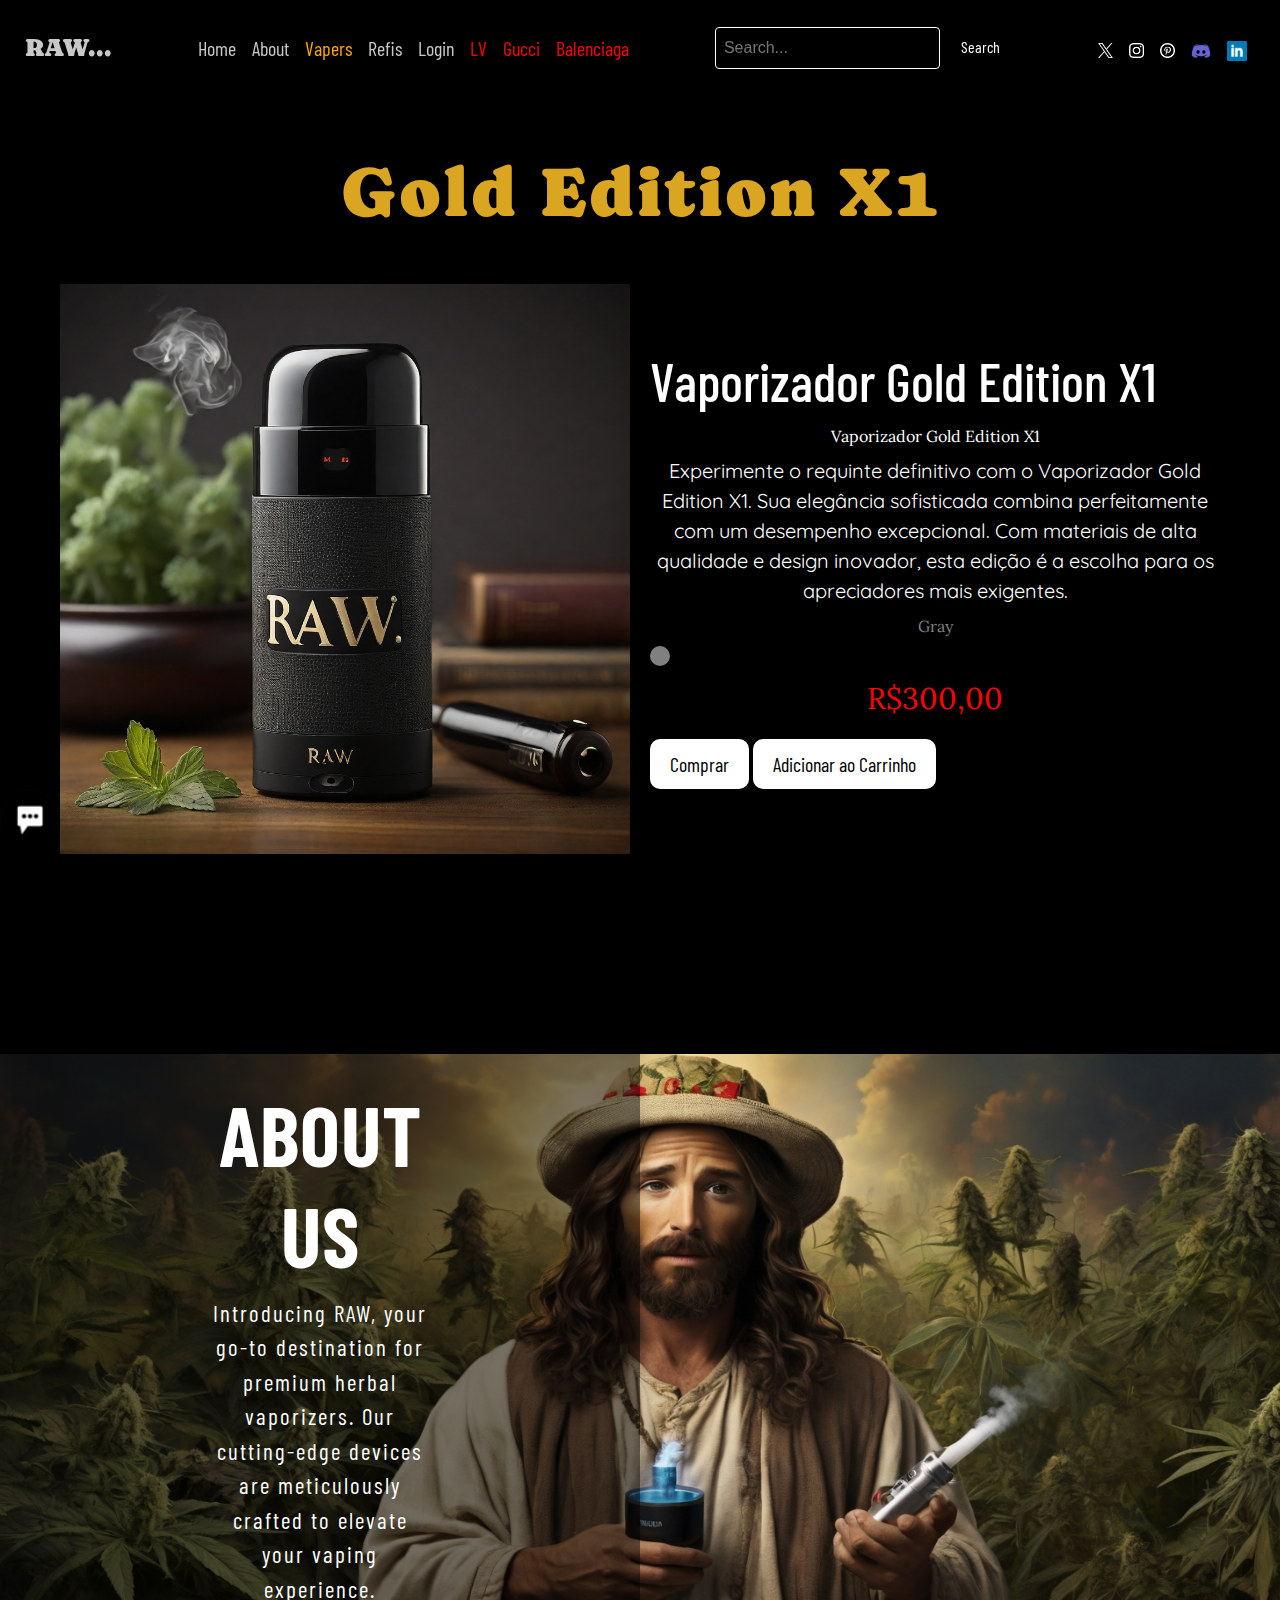
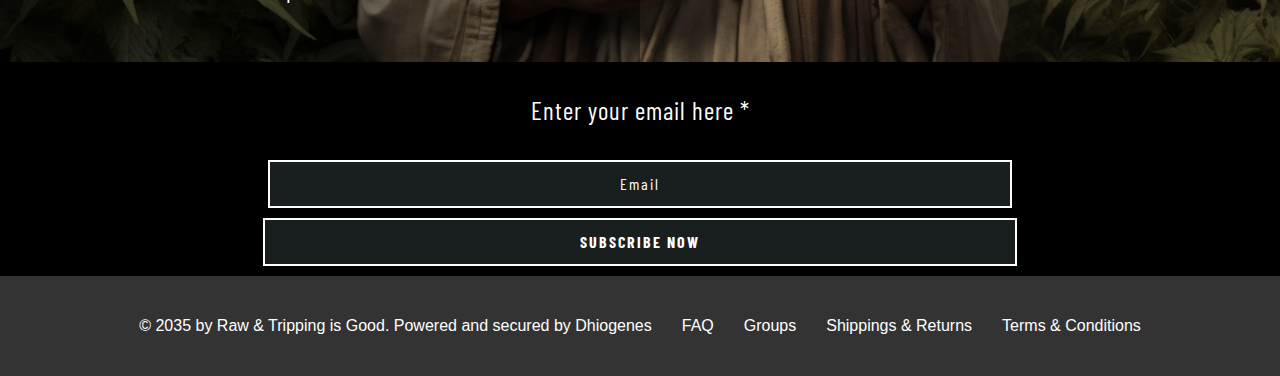
<file: RAW/produto1.html>
<!DOCTYPE html>
<html lang="en">
<head>
    <meta charset="UTF-8">
    <meta name="viewport" content="width=device-width, initial-scale=1.0">
    <link rel="stylesheet" href="https://maxcdn.bootstrapcdn.com/bootstrap/4.5.2/css/bootstrap.min.css">
    <link rel="preconnect" href="https://fonts.googleapis.com">
<link rel="preconnect" href="https://fonts.gstatic.com" crossorigin>
<link href="https://fonts.googleapis.com/css2?family=Caprasimo&display=swap" rel="stylesheet">
<link rel="preconnect" href="https://fonts.googleapis.com">
<link rel="preconnect" href="https://fonts.gstatic.com" crossorigin>
<link href="https://fonts.googleapis.com/css2?family=Barlow+Condensed:wght@100;200;300&display=swap" rel="stylesheet">
<link rel="preconnect" href="https://fonts.googleapis.com">
<link rel="preconnect" href="https://fonts.gstatic.com" crossorigin>
<link href="https://fonts.googleapis.com/css2?family=Roboto+Condensed:wght@300;400&display=swap" rel="stylesheet">
<link rel="preconnect" href="https://fonts.googleapis.com">
<link rel="preconnect" href="https://fonts.gstatic.com" crossorigin>
<link href="https://fonts.googleapis.com/css2?family=Lora&display=swap" rel="stylesheet">
<link rel="preconnect" href="https://fonts.googleapis.com">
<link rel="preconnect" href="https://fonts.gstatic.com" crossorigin>
<link href="https://fonts.googleapis.com/css2?family=Quicksand:wght@300&display=swap" rel="stylesheet">
    <link rel="stylesheet" href="index.css">
    <title>produto1</title>
</head>
<body>

    <nav id="nav-general" class="navbar navbar-expand-lg  fixed-top">
        <a style="text-decoration: none;" id="logo" class="logo" href="index.html">RAW...</a>
        <button class="navbar-toggler" type="button" data-toggle="collapse" data-target="#navbarNav" aria-controls="navbarNav" aria-expanded="false" aria-label="Toggle navigation">
          <span class="navbar-toggler-icon"></span>
        </button>
        <div class="collapse navbar-collapse" id="navbarNav">
          <ul class="navbar-nav ml-auto">
            <li class="nav-item active">
              <a class="nav-link" href="index.html">Home</a>
            </li>
            <li class="nav-item">
              <a class="nav-link" href="#aboutus">About</a>
            </li>
            <li class="nav-item">
              <a style="color: orange;" class="nav-link" href="shop_all.html">Vapers</a>
            </li>
            <li class="nav-item">
              <a class="nav-link" href="refil.html">Refis</a>
            </li>
            <li class="nav-item">
              <a class="nav-link" href="login.html">Login</a>
            </li>
            <li class="nav-item">
                <a style="color: red;" class="nav-link" href="louis.html">LV</a>
              </li>
              <li class="nav-item">
                <a style="color: red;" class="nav-link" href="gucci.html">Gucci</a>
              </li>
              <li class="nav-item">
                <a style="color: red;" class="nav-link" href="bl.html">Balenciaga</a>
              </li>
          </ul>

          <div class="search-container">
            <form id="searchForm" action="/search" method="GET">
              <input type="text" id="searchInput" placeholder="Search..." name="search">
              <button type="submit">Search</button>
            </form>
          </div>

          <ul class="navbar-nav ml-auto">
            <li class="nav-item">
              <a class="nav-link" href="#"><i class="fab fa-facebook">
                <img src="imagens/x-cutout.png" height="15px">
              </i></a>
            </li>
            <li class="nav-item">
              <a class="nav-link" href="https://www.instagram.com/heheh_boy/"><i class="fab instgran">
                <img src="imagens/insta-cutout.png" height="15px">
              </i></a>
            </li>
            <li class="nav-item">
              <a class="nav-link" href="#"><i class="fab pinterest">
                <img src="imagens/pinterest-cutout.png" height="15px">
              </i></a>
            </li>
            <li class="nav-item">
              <a class="nav-link" href="#"><i class="fab pinterest">
                <img src="imagens/discord.png" height="20px">
              </i></a>
            </li>
            <li class="nav-item">
              <a class="nav-link" href="#"><i class="fab pinterest">
                <img src="imagens/linkedin.png" height="20px">
              </i></a>
            </li>
          </ul>
        </div>
      </nav>

      <div class="tl-primal">
        <h1 style="    font-family: 'Caprasimo', cursive;
        " class="primal-tl" id="primal-color">Gold Edition X1</h1>
      </div>

      <div class="container">
        <div class="product-details">
          <div class="product-image">
            <img src="imagens/v-raw.jpg" alt="Produto 1">
          </div>
          <div class="product-info">
            <h2>Vaporizador Gold Edition X1</h2>
            <p>Vaporizador Gold Edition X1</h3>
                <p id="p-vap" style="font-family: 'Quicksand', sans-serif;">Experimente o requinte definitivo com o Vaporizador Gold 
                  Edition X1. Sua elegância sofisticada combina perfeitamente 
                  com um desempenho excepcional. Com materiais de alta qualidade 
                  e design inovador, esta edição é a escolha para os apreciadores 
                  mais exigentes.</p>
            <p style="color: gray;">Gray</p>
            <div class="product-color"></div>
            <p id="price-id" style="font-size: 30px;">R$300,00</p>
            <button class="buy-btn">Comprar</button>
            <button class="add-to-cart-btn">Adicionar ao Carrinho</button>
          </div>
        </div>
        
      </div>

      <div id="aboutus" class="man-container">
        <img class="img-3" src="imagens/jesus.jpg" alt="Imagem" height="300px" width="1350px">
        <div class="shadow">
            <h2 class="img-tl">ABOUT US</h2>
            <p class="p-tl">
              Introducing RAW, your go-to destination for premium herbal vaporizers. 
              Our cutting-edge devices are meticulously crafted to elevate your vaping 
              experience. 
                </p>
        </div>
    </div>

      

      <div class="email-final">Enter your email here *</div>
      <div class="bt-final-2">
        <a href="login.html">
        <button class="btn-final">Email</button>
        </a>
      </div>
      <div class="bt-final-3">
        <a href="login.html">
        <button class="btn-final-1">SUBSCRIBE NOW</button>
        </a>
      </div>
      </div>

      <div class="navbar-final">
        <a style="text-decoration: none;" class="creator" href="#">© 2035 by Raw & Tripping is Good. Powered and secured by Dhiogenes</a>
        <a class="lnk-final" href="#">FAQ</a>
        <a class="lnk-final" href="#">Groups</a>
        <a class="lnk-final" href="#">Shippings & Returns</a>
        <a class="lnk-final" href="#">Terms & Conditions</a>
      </div>



      <div class="chat-button">
        <a href="login.html">
            <img src="imagens/mensagem1.png" alt="" height="60px">
        </a>
    </div>
    
    <script src="index.js"></script>

</body>
</html>
</file>
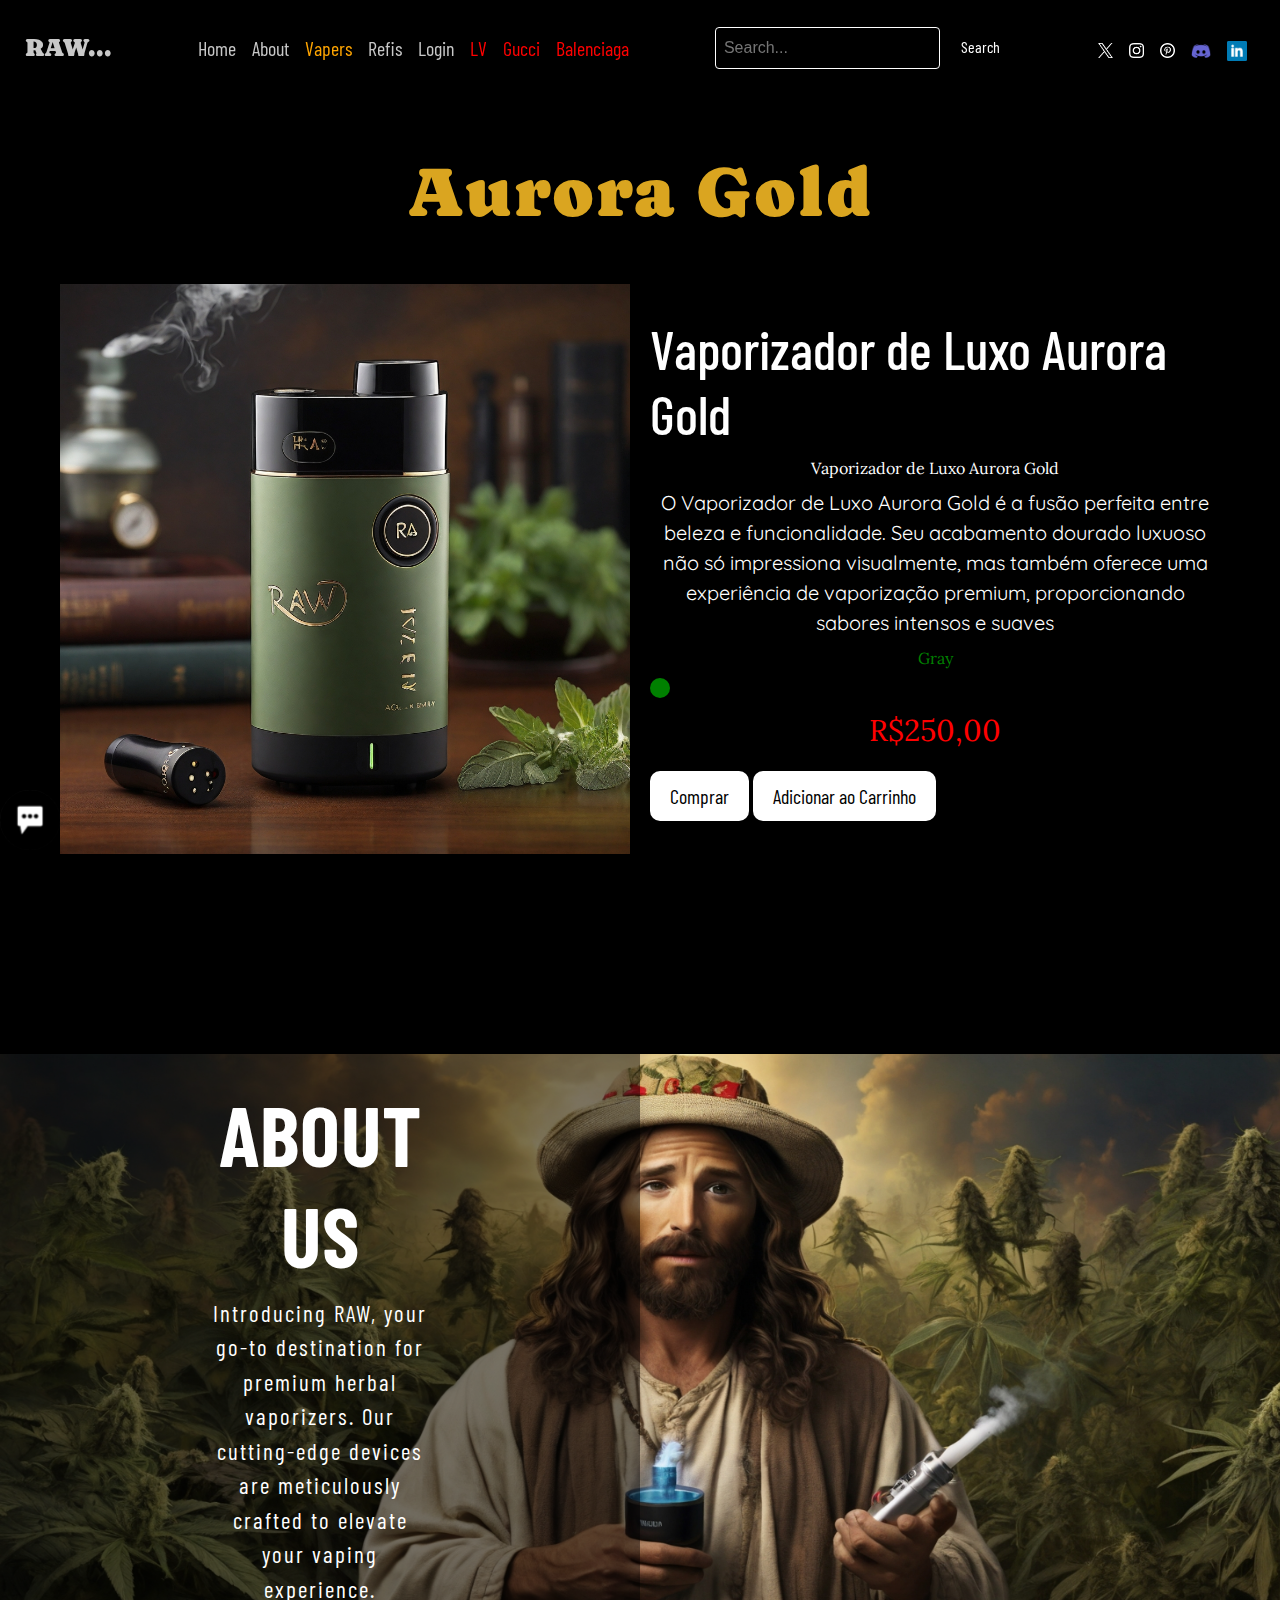
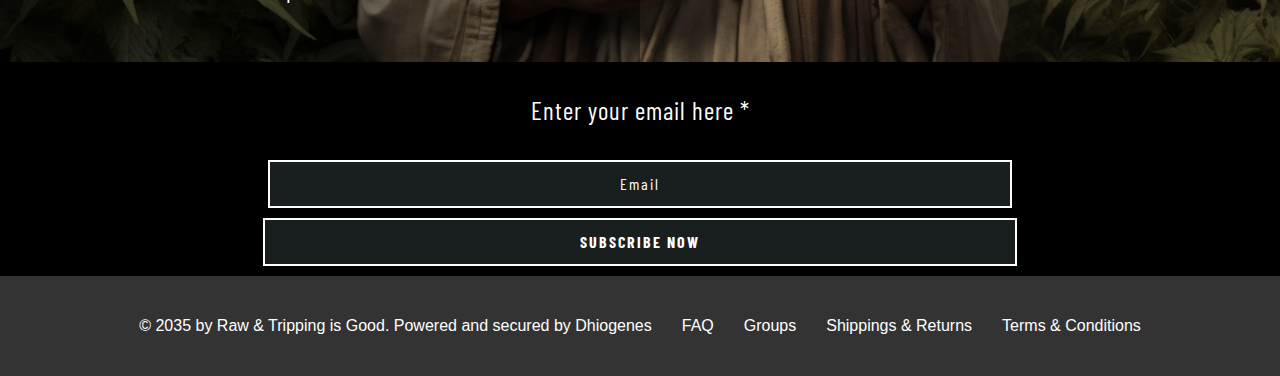
<file: RAW/produto2.html>
<!DOCTYPE html>
<html lang="en">
<head>
    <meta charset="UTF-8">
    <meta name="viewport" content="width=device-width, initial-scale=1.0">
    <link rel="stylesheet" href="https://maxcdn.bootstrapcdn.com/bootstrap/4.5.2/css/bootstrap.min.css">
    <link rel="preconnect" href="https://fonts.googleapis.com">
<link rel="preconnect" href="https://fonts.gstatic.com" crossorigin>
<link href="https://fonts.googleapis.com/css2?family=Caprasimo&display=swap" rel="stylesheet">
<link rel="preconnect" href="https://fonts.googleapis.com">
<link rel="preconnect" href="https://fonts.gstatic.com" crossorigin>
<link href="https://fonts.googleapis.com/css2?family=Barlow+Condensed:wght@100;200;300&display=swap" rel="stylesheet">
<link rel="preconnect" href="https://fonts.googleapis.com">
<link rel="preconnect" href="https://fonts.gstatic.com" crossorigin>
<link href="https://fonts.googleapis.com/css2?family=Roboto+Condensed:wght@300;400&display=swap" rel="stylesheet">
<link rel="preconnect" href="https://fonts.googleapis.com">
<link rel="preconnect" href="https://fonts.gstatic.com" crossorigin>
<link href="https://fonts.googleapis.com/css2?family=Lora&display=swap" rel="stylesheet">
<link rel="preconnect" href="https://fonts.googleapis.com">
<link rel="preconnect" href="https://fonts.gstatic.com" crossorigin>
<link href="https://fonts.googleapis.com/css2?family=Quicksand:wght@300&display=swap" rel="stylesheet">
    <link rel="stylesheet" href="index.css">
    <title>produto2</title>
</head>
<body>

    <nav id="nav-general" class="navbar navbar-expand-lg  fixed-top">
        <a style="text-decoration: none;" id="logo" class="logo" href="index.html">RAW...</a>
        <button class="navbar-toggler" type="button" data-toggle="collapse" data-target="#navbarNav" aria-controls="navbarNav" aria-expanded="false" aria-label="Toggle navigation">
          <span class="navbar-toggler-icon"></span>
        </button>
        <div class="collapse navbar-collapse" id="navbarNav">
          <ul class="navbar-nav ml-auto">
            <li class="nav-item active">
              <a class="nav-link" href="index.html">Home</a>
            </li>
            <li class="nav-item">
              <a class="nav-link" href="#aboutus">About</a>
            </li>
            <li class="nav-item">
              <a style="color: orange;" class="nav-link" href="shop_all.html">Vapers</a>
            </li>
            <li class="nav-item">
              <a class="nav-link" href="refil.html">Refis</a>
            </li>
            <li class="nav-item">
              <a class="nav-link" href="login.html">Login</a>
            </li>
            <li class="nav-item">
                <a style="color: red;" class="nav-link" href="louis.html">LV</a>
              </li>
              <li class="nav-item">
                <a style="color: red;" class="nav-link" href="gucci.html">Gucci</a>
              </li>
              <li class="nav-item">
                <a style="color: red;" class="nav-link" href="bl.html">Balenciaga</a>
              </li>
          </ul>


          <div class="search-container">
            <form id="searchForm" action="/search" method="GET">
              <input type="text" id="searchInput" placeholder="Search..." name="search">
              <button type="submit">Search</button>
            </form>
          </div>

          <ul class="navbar-nav ml-auto">
            <li class="nav-item">
              <a class="nav-link" href="#"><i class="fab fa-facebook">
                <img src="imagens/x-cutout.png" height="15px">
              </i></a>
            </li>
            <li class="nav-item">
              <a class="nav-link" href="https://www.instagram.com/heheh_boy/"><i class="fab instgran">
                <img src="imagens/insta-cutout.png" height="15px">
              </i></a>
            </li>
            <li class="nav-item">
              <a class="nav-link" href="#"><i class="fab pinterest">
                <img src="imagens/pinterest-cutout.png" height="15px">
              </i></a>
            </li>
            <li class="nav-item">
              <a class="nav-link" href="#"><i class="fab pinterest">
                <img src="imagens/discord.png" height="20px">
              </i></a>
            </li>
            <li class="nav-item">
              <a class="nav-link" href="#"><i class="fab pinterest">
                <img src="imagens/linkedin.png" height="20px">
              </i></a>
            </li>
          </ul>
        </div>
      </nav>

      <div class="tl-primal">
        <h1 style="    font-family: 'Caprasimo', cursive;
        " class="primal-tl" id="primal-color">Aurora Gold</h1>
      </div>

      <div class="container">
        <div class="product-details">
          <div class="product-image">
            <img src="imagens/v2.jpg" alt="Produto 1">
          </div>
          <div class="product-info">
            <h2>Vaporizador de Luxo Aurora Gold</h2>
            <p>Vaporizador de Luxo Aurora Gold</h3>
                <p id="p-vap" style="font-family: 'Quicksand', sans-serif;">O Vaporizador de Luxo Aurora Gold é a fusão perfeita entre beleza e 
                    funcionalidade. Seu acabamento dourado luxuoso não só impressiona 
                    visualmente, mas também oferece uma experiência de vaporização 
                    premium, proporcionando sabores intensos e suaves</p>
            <p style="color: green;">Gray</p>
            <div id="pd-color" class="product-color"></div>
            <p id="price-id" style="font-size: 30px;">R$250,00</p>
            <button class="buy-btn">Comprar</button>
            <button class="add-to-cart-btn">Adicionar ao Carrinho</button>
          </div>
        </div>
        
      </div>

      <div id="aboutus" class="man-container">
        <img class="img-3" src="imagens/jesus.jpg" alt="Imagem" height="300px" width="1350px">
        <div class="shadow">
            <h2 class="img-tl">ABOUT US</h2>
            <p class="p-tl">
              Introducing RAW, your go-to destination for premium herbal vaporizers. 
              Our cutting-edge devices are meticulously crafted to elevate your vaping 
              experience. 
                </p>
        </div>
    </div>

      

      <div class="email-final">Enter your email here *</div>
      <div class="bt-final-2">
        <a href="login.html">
        <button class="btn-final">Email</button>
        </a>
      </div>
      <div class="bt-final-3">
        <a href="login.html">
        <button class="btn-final-1">SUBSCRIBE NOW</button>
        </a>
      </div>
      </div>

      <div class="navbar-final">
        <a style="text-decoration: none;" class="creator" href="#">© 2035 by Raw & Tripping is Good. Powered and secured by Dhiogenes</a>
        <a class="lnk-final" href="#">FAQ</a>
        <a class="lnk-final" href="#">Groups</a>
        <a class="lnk-final" href="#">Shippings & Returns</a>
        <a class="lnk-final" href="#">Terms & Conditions</a>
      </div>



      <div class="chat-button">
        <a href="login.html">
            <img src="imagens/mensagem1.png" alt="" height="60px">
        </a>
    </div>
    <script src="index.js"></script>

</body>
</html>
</file>
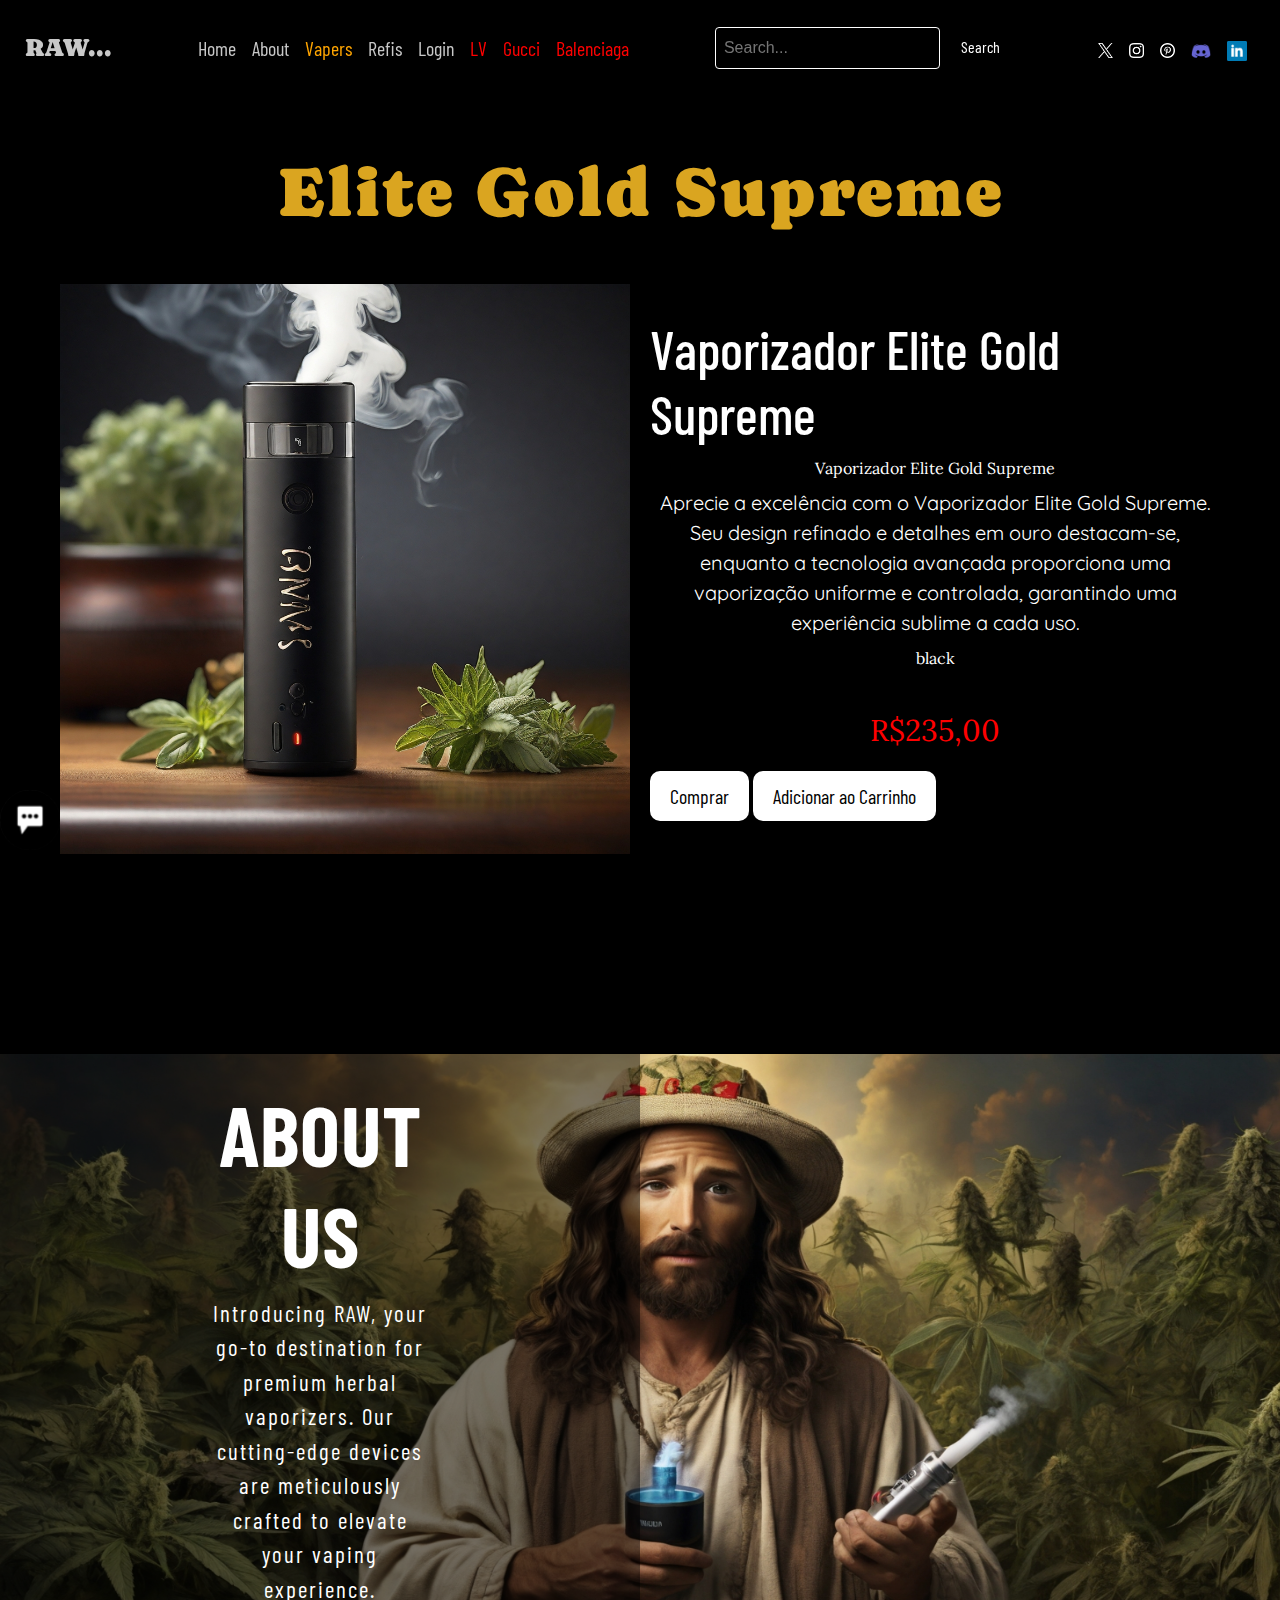
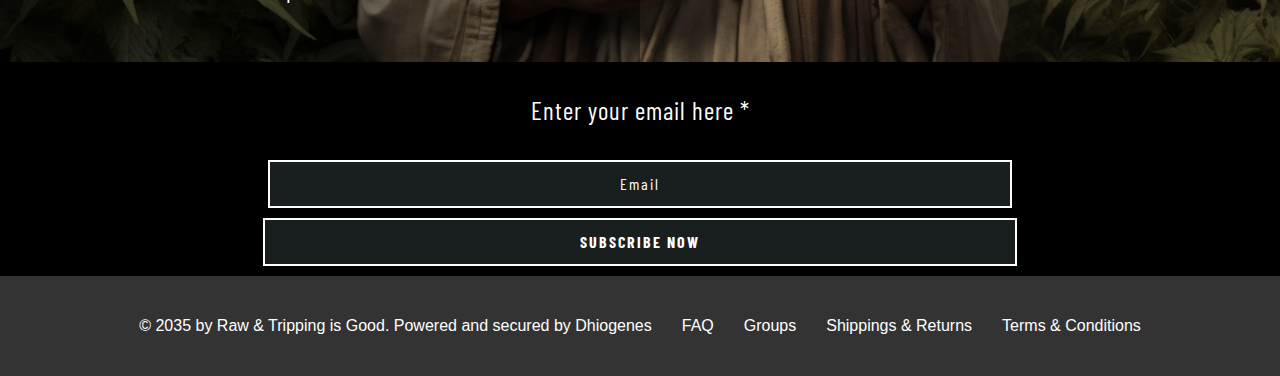
<file: RAW/produto3.html>
<!DOCTYPE html>
<html lang="en">
<head>
    <meta charset="UTF-8">
    <meta name="viewport" content="width=device-width, initial-scale=1.0">
    <link rel="stylesheet" href="https://maxcdn.bootstrapcdn.com/bootstrap/4.5.2/css/bootstrap.min.css">
    <link rel="preconnect" href="https://fonts.googleapis.com">
<link rel="preconnect" href="https://fonts.gstatic.com" crossorigin>
<link href="https://fonts.googleapis.com/css2?family=Caprasimo&display=swap" rel="stylesheet">
<link rel="preconnect" href="https://fonts.googleapis.com">
<link rel="preconnect" href="https://fonts.gstatic.com" crossorigin>
<link href="https://fonts.googleapis.com/css2?family=Barlow+Condensed:wght@100;200;300&display=swap" rel="stylesheet">
<link rel="preconnect" href="https://fonts.googleapis.com">
<link rel="preconnect" href="https://fonts.gstatic.com" crossorigin>
<link href="https://fonts.googleapis.com/css2?family=Roboto+Condensed:wght@300;400&display=swap" rel="stylesheet">
<link rel="preconnect" href="https://fonts.googleapis.com">
<link rel="preconnect" href="https://fonts.gstatic.com" crossorigin>
<link href="https://fonts.googleapis.com/css2?family=Lora&display=swap" rel="stylesheet">
<link rel="preconnect" href="https://fonts.googleapis.com">
<link rel="preconnect" href="https://fonts.gstatic.com" crossorigin>
<link href="https://fonts.googleapis.com/css2?family=Quicksand:wght@300&display=swap" rel="stylesheet">
    <link rel="stylesheet" href="index.css">
    <title>produto3</title>
</head>
<body>

    <nav id="nav-general" class="navbar navbar-expand-lg  fixed-top">
        <a style="text-decoration: none;" id="logo" class="logo" href="index.html">RAW...</a>
        <button class="navbar-toggler" type="button" data-toggle="collapse" data-target="#navbarNav" aria-controls="navbarNav" aria-expanded="false" aria-label="Toggle navigation">
          <span class="navbar-toggler-icon"></span>
        </button>
        <div class="collapse navbar-collapse" id="navbarNav">
          <ul class="navbar-nav ml-auto">
            <li class="nav-item active">
              <a class="nav-link" href="index.html">Home</a>
            </li>
            <li class="nav-item">
              <a class="nav-link" href="#aboutus">About</a>
            </li>
            <li class="nav-item">
              <a style="color: orange;" class="nav-link" href="shop_all.html">Vapers</a>
            </li>
            <li class="nav-item">
              <a class="nav-link" href="refil.html">Refis</a>
            </li>
            <li class="nav-item">
              <a class="nav-link" href="login.html">Login</a>
            </li>
            <li class="nav-item">
                <a style="color: red;" class="nav-link" href="louis.html">LV</a>
              </li>
              <li class="nav-item">
                <a style="color: red;" class="nav-link" href="gucci.html">Gucci</a>
              </li>
              <li class="nav-item">
                <a style="color: red;" class="nav-link" href="bl.html">Balenciaga</a>
              </li>
          </ul>


          <div class="search-container">
            <form id="searchForm" action="/search" method="GET">
              <input type="text" id="searchInput" placeholder="Search..." name="search">
              <button type="submit">Search</button>
            </form>
          </div>

          <ul class="navbar-nav ml-auto">
            <li class="nav-item">
              <a class="nav-link" href="#"><i class="fab fa-facebook">
                <img src="imagens/x-cutout.png" height="15px">
              </i></a>
            </li>
            <li class="nav-item">
              <a class="nav-link" href="https://www.instagram.com/heheh_boy/"><i class="fab instgran">
                <img src="imagens/insta-cutout.png" height="15px">
              </i></a>
            </li>
            <li class="nav-item">
              <a class="nav-link" href="#"><i class="fab pinterest">
                <img src="imagens/pinterest-cutout.png" height="15px">
              </i></a>
            </li>
            <li class="nav-item">
              <a class="nav-link" href="#"><i class="fab pinterest">
                <img src="imagens/discord.png" height="20px">
              </i></a>
            </li>
            <li class="nav-item">
              <a class="nav-link" href="#"><i class="fab pinterest">
                <img src="imagens/linkedin.png" height="20px">
              </i></a>
            </li>
          </ul>
        </div>
      </nav>

      <div class="tl-primal">
        <h1 style="    font-family: 'Caprasimo', cursive;
        " class="primal-tl" id="primal-color">Elite Gold Supreme</h1>
      </div>

      <div class="container">
        <div class="product-details">
          <div class="product-image">
            <img src="imagens/v3.jpg" alt="Produto 1">
          </div>
          <div class="product-info">
            <h2>Vaporizador Elite Gold Supreme</h2>
            <p>Vaporizador Elite Gold Supreme</h3>
                <p id="p-vap" style="font-family: 'Quicksand', sans-serif;">Aprecie a excelência com o Vaporizador Elite Gold Supreme. 
                    Seu design refinado e detalhes em ouro destacam-se, enquanto a 
                    tecnologia avançada proporciona uma vaporização uniforme e 
                    controlada, garantindo uma experiência sublime a cada uso.</p>
            <p style="color: white;">black</p>
            <div id="pd-color2" class="product-color"></div>
            <p id="price-id" style="font-size: 30px;">R$235,00</p>
            <button class="buy-btn">Comprar</button>
            <button class="add-to-cart-btn">Adicionar ao Carrinho</button>
          </div>
        </div>
        
      </div>

      <div id="aboutus" class="man-container">
        <img class="img-3" src="imagens/jesus.jpg" alt="Imagem" height="300px" width="1350px">
        <div class="shadow">
            <h2 class="img-tl">ABOUT US</h2>
            <p class="p-tl">
              Introducing RAW, your go-to destination for premium herbal vaporizers. 
              Our cutting-edge devices are meticulously crafted to elevate your vaping 
              experience. 
                </p>
        </div>
    </div>

      

      <div class="email-final">Enter your email here *</div>
      <div class="bt-final-2">
        <a href="login.html">
        <button class="btn-final">Email</button>
        </a>
      </div>
      <div class="bt-final-3">
        <a href="login.html">
        <button class="btn-final-1">SUBSCRIBE NOW</button>
        </a>
      </div>
      </div>

      <div class="navbar-final">
        <a style="text-decoration: none;" class="creator" href="#">© 2035 by Raw & Tripping is Good. Powered and secured by Dhiogenes</a>
        <a class="lnk-final" href="#">FAQ</a>
        <a class="lnk-final" href="#">Groups</a>
        <a class="lnk-final" href="#">Shippings & Returns</a>
        <a class="lnk-final" href="#">Terms & Conditions</a>
      </div>



      <div class="chat-button">
        <a href="login.html">
            <img src="imagens/mensagem1.png" alt="" height="60px">
        </a>
    </div>
    <script src="index.js"></script>

</body>
</html>
</file>
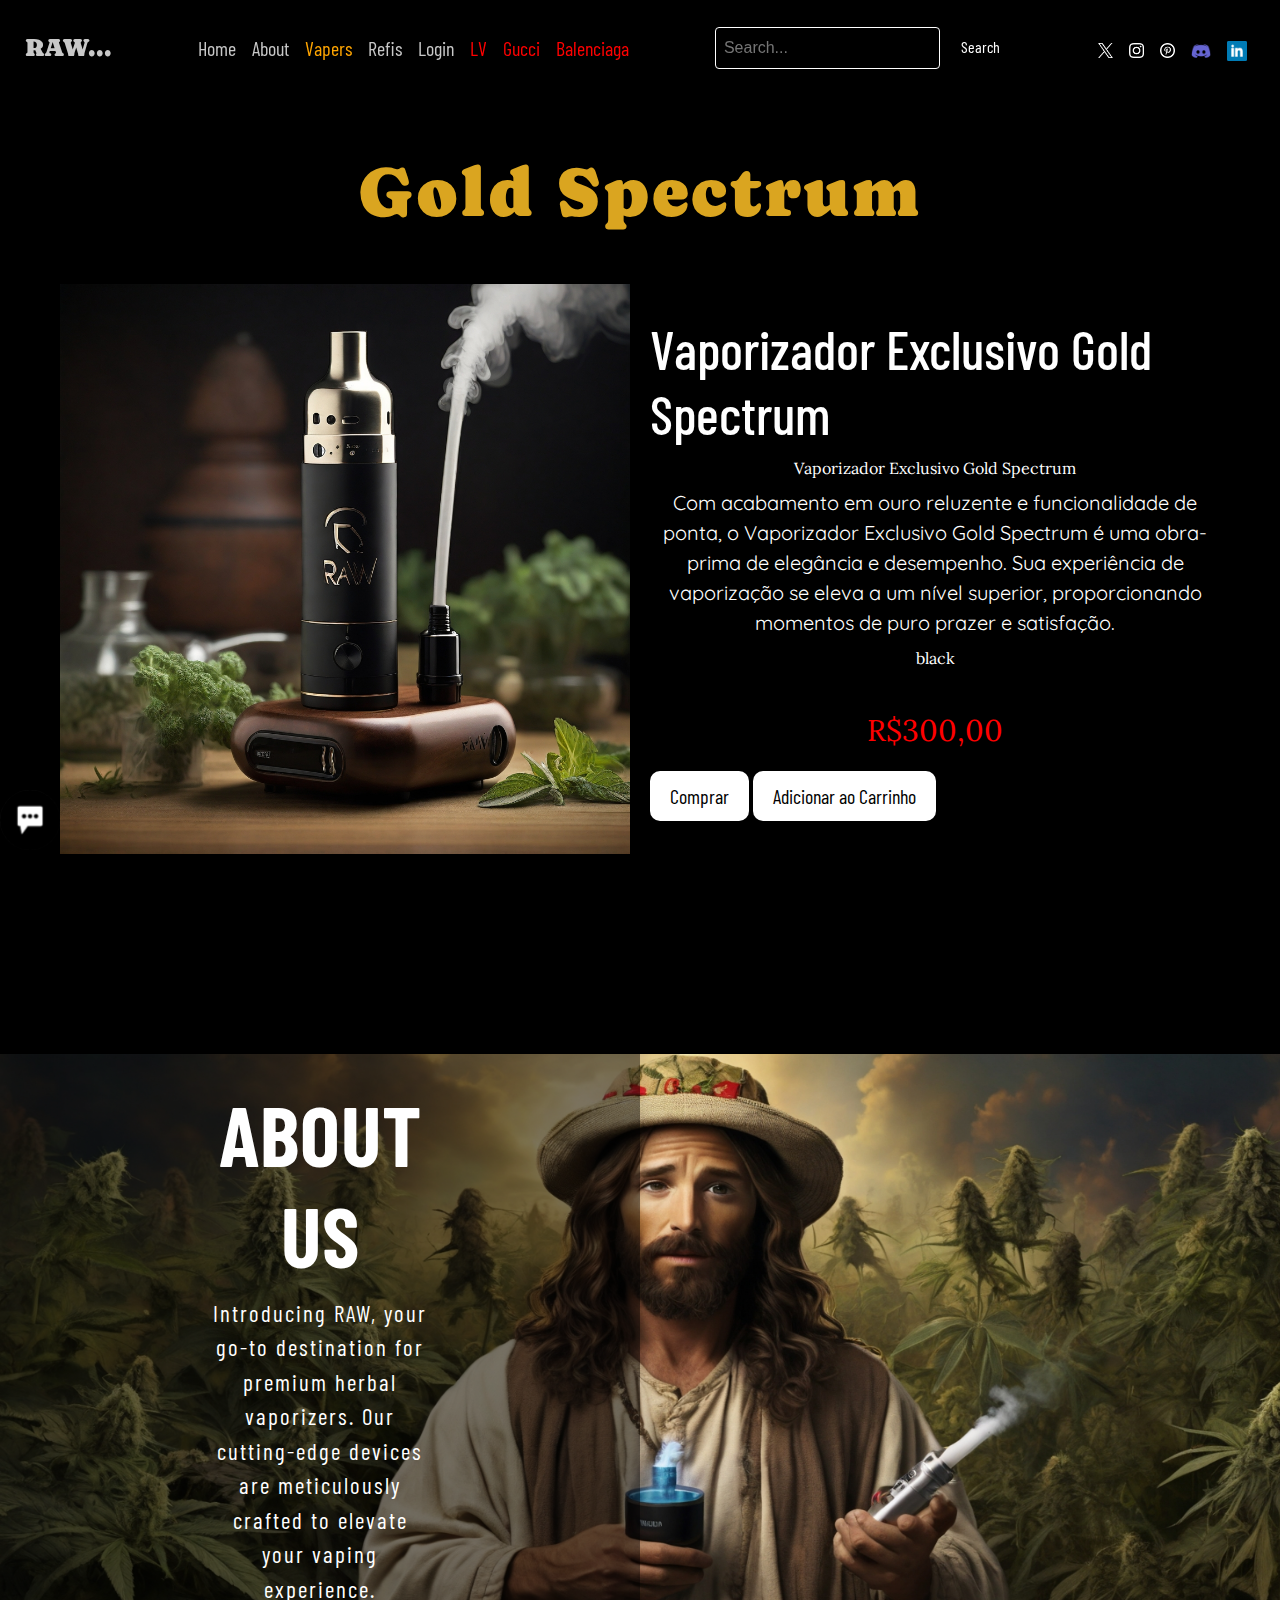
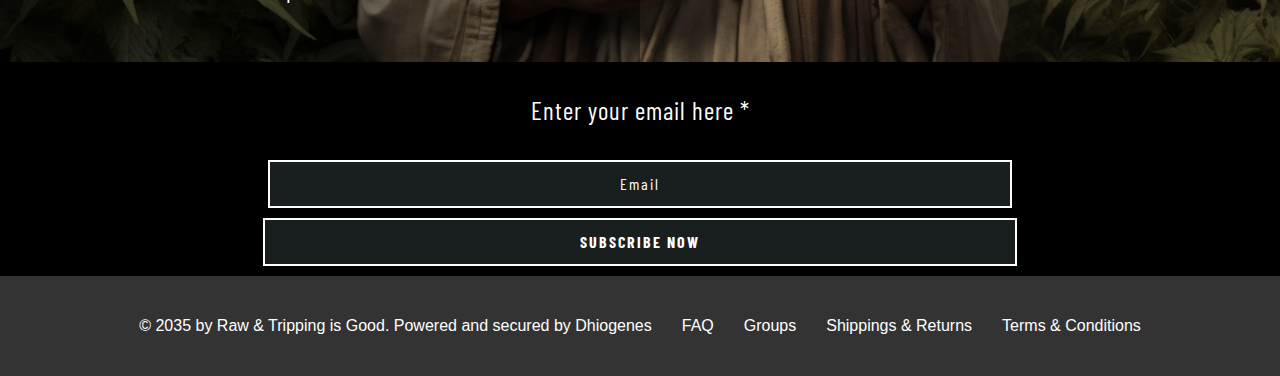
<file: RAW/produto5.html>
<!DOCTYPE html>
<html lang="en">
<head>
    <meta charset="UTF-8">
    <meta name="viewport" content="width=device-width, initial-scale=1.0">
    <link rel="stylesheet" href="https://maxcdn.bootstrapcdn.com/bootstrap/4.5.2/css/bootstrap.min.css">
    <link rel="preconnect" href="https://fonts.googleapis.com">
<link rel="preconnect" href="https://fonts.gstatic.com" crossorigin>
<link href="https://fonts.googleapis.com/css2?family=Caprasimo&display=swap" rel="stylesheet">
<link rel="preconnect" href="https://fonts.googleapis.com">
<link rel="preconnect" href="https://fonts.gstatic.com" crossorigin>
<link href="https://fonts.googleapis.com/css2?family=Barlow+Condensed:wght@100;200;300&display=swap" rel="stylesheet">
<link rel="preconnect" href="https://fonts.googleapis.com">
<link rel="preconnect" href="https://fonts.gstatic.com" crossorigin>
<link href="https://fonts.googleapis.com/css2?family=Roboto+Condensed:wght@300;400&display=swap" rel="stylesheet">
<link rel="preconnect" href="https://fonts.googleapis.com">
<link rel="preconnect" href="https://fonts.gstatic.com" crossorigin>
<link href="https://fonts.googleapis.com/css2?family=Lora&display=swap" rel="stylesheet">
<link rel="preconnect" href="https://fonts.googleapis.com">
<link rel="preconnect" href="https://fonts.gstatic.com" crossorigin>
<link href="https://fonts.googleapis.com/css2?family=Quicksand:wght@300&display=swap" rel="stylesheet">
    <link rel="stylesheet" href="index.css">
    <title>produto3</title>
</head>
<body>

    <nav id="nav-general" class="navbar navbar-expand-lg  fixed-top">
        <a style="text-decoration: none;" id="logo" class="logo" href="index.html">RAW...</a>
        <button class="navbar-toggler" type="button" data-toggle="collapse" data-target="#navbarNav" aria-controls="navbarNav" aria-expanded="false" aria-label="Toggle navigation">
          <span class="navbar-toggler-icon"></span>
        </button>
        <div class="collapse navbar-collapse" id="navbarNav">
          <ul class="navbar-nav ml-auto">
            <li class="nav-item active">
              <a class="nav-link" href="index.html">Home</a>
            </li>
            <li class="nav-item">
              <a class="nav-link" href="#aboutus">About</a>
            </li>
            <li class="nav-item">
              <a style="color: orange;" class="nav-link" href="shop_all.html">Vapers</a>
            </li>
            <li class="nav-item">
              <a class="nav-link" href="refil.html">Refis</a>
            </li>
            <li class="nav-item">
              <a class="nav-link" href="login.html">Login</a>
            </li>
            <li class="nav-item">
                <a style="color: red;" class="nav-link" href="louis.html">LV</a>
              </li>
              <li class="nav-item">
                <a style="color: red;" class="nav-link" href="gucci.html">Gucci</a>
              </li>
              <li class="nav-item">
                <a style="color: red;" class="nav-link" href="bl.html">Balenciaga</a>
              </li>
          </ul>


          <div class="search-container">
            <form id="searchForm" action="/search" method="GET">
              <input type="text" id="searchInput" placeholder="Search..." name="search">
              <button type="submit">Search</button>
            </form>
          </div>

          <ul class="navbar-nav ml-auto">
            <li class="nav-item">
              <a class="nav-link" href="#"><i class="fab fa-facebook">
                <img src="imagens/x-cutout.png" height="15px">
              </i></a>
            </li>
            <li class="nav-item">
              <a class="nav-link" href="https://www.instagram.com/heheh_boy/"><i class="fab instgran">
                <img src="imagens/insta-cutout.png" height="15px">
              </i></a>
            </li>
            <li class="nav-item">
              <a class="nav-link" href="#"><i class="fab pinterest">
                <img src="imagens/pinterest-cutout.png" height="15px">
              </i></a>
            </li>
            <li class="nav-item">
              <a class="nav-link" href="#"><i class="fab pinterest">
                <img src="imagens/discord.png" height="20px">
              </i></a>
            </li>
            <li class="nav-item">
              <a class="nav-link" href="#"><i class="fab pinterest">
                <img src="imagens/linkedin.png" height="20px">
              </i></a>
            </li>
          </ul>
        </div>
      </nav>

      <div class="tl-primal">
        <h1 style="    font-family: 'Caprasimo', cursive;
        " class="primal-tl" id="primal-color">Gold Spectrum</h1>
      </div>

      <div class="container">
        <div class="product-details">
          <div class="product-image">
            <img src="imagens/v5.jpg" alt="Produto 1">
          </div>
          <div class="product-info">
            <h2>Vaporizador Exclusivo Gold Spectrum</h2>
            <p>Vaporizador Exclusivo Gold Spectrum</h3>
                <p id="p-vap" style="font-family: 'Quicksand', sans-serif;">Com acabamento em ouro reluzente e funcionalidade de ponta, o 
                    Vaporizador Exclusivo Gold Spectrum é uma obra-prima de elegância e 
                    desempenho. Sua experiência de vaporização se eleva a um nível 
                    superior, proporcionando momentos de puro prazer e satisfação.</p>
            <p style="color: white-space">black</p>
            <div id="pd-color2" class="product-color"></div>
            <p id="price-id" style="font-size: 30px;">R$300,00</p>
            <button class="buy-btn">Comprar</button>
            <button class="add-to-cart-btn">Adicionar ao Carrinho</button>
          </div>
        </div>
        
      </div>

      <div id="aboutus" class="man-container">
        <img class="img-3" src="imagens/jesus.jpg" alt="Imagem" height="300px" width="1350px">
        <div class="shadow">
            <h2 class="img-tl">ABOUT US</h2>
            <p class="p-tl">
              Introducing RAW, your go-to destination for premium herbal vaporizers. 
              Our cutting-edge devices are meticulously crafted to elevate your vaping 
              experience. 
                </p>
        </div>
    </div>

      

      <div class="email-final">Enter your email here *</div>
      <div class="bt-final-2">
        <a href="login.html">
        <button class="btn-final">Email</button>
        </a>
      </div>
      <div class="bt-final-3">
        <a href="login.html">
        <button class="btn-final-1">SUBSCRIBE NOW</button>
        </a>
      </div>
      </div>

      <div class="navbar-final">
        <a style="text-decoration: none;" class="creator" href="#">© 2035 by Raw & Tripping is Good. Powered and secured by Dhiogenes</a>
        <a class="lnk-final" href="#">FAQ</a>
        <a class="lnk-final" href="#">Groups</a>
        <a class="lnk-final" href="#">Shippings & Returns</a>
        <a class="lnk-final" href="#">Terms & Conditions</a>
      </div>



      <div class="chat-button">
        <a href="login.html">
            <img src="imagens/mensagem1.png" alt="" height="60px">
        </a>
    </div>

    <script src="index.js"></script>

    
</body>
</html>
</file>
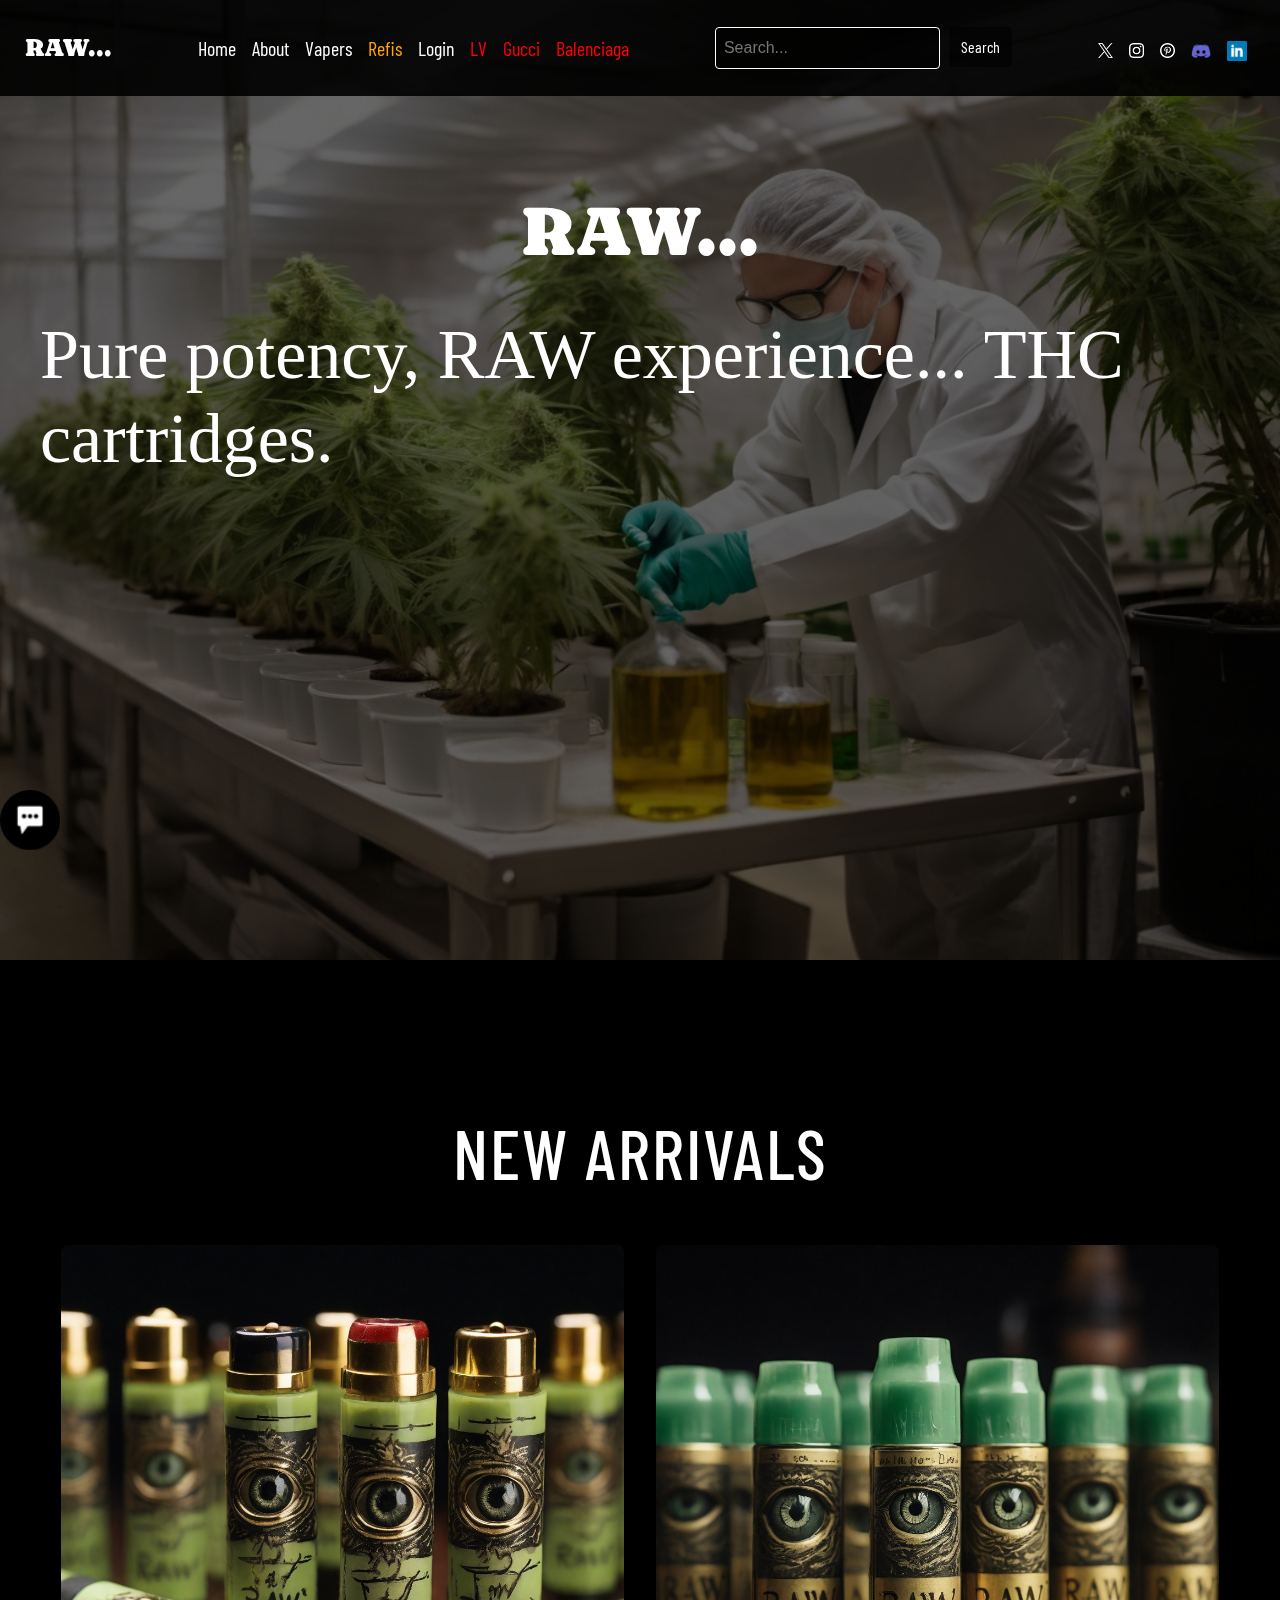
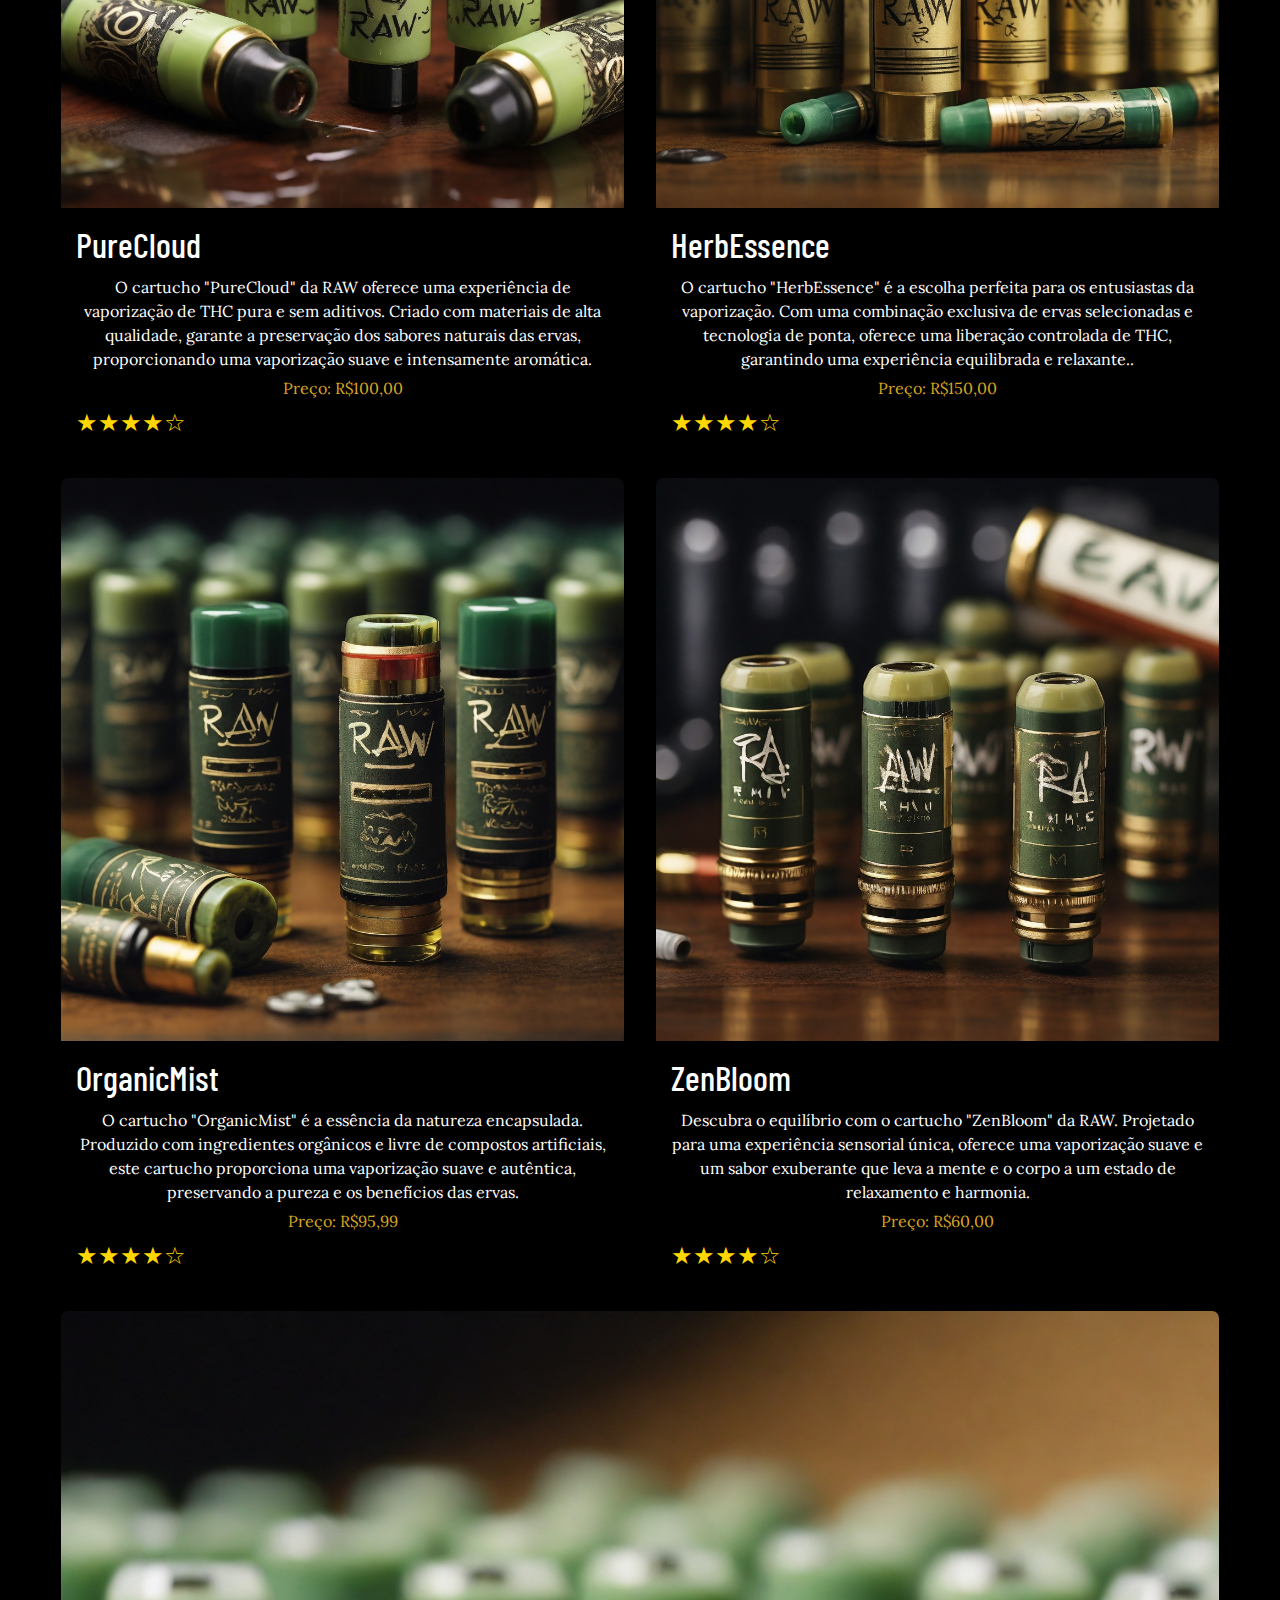
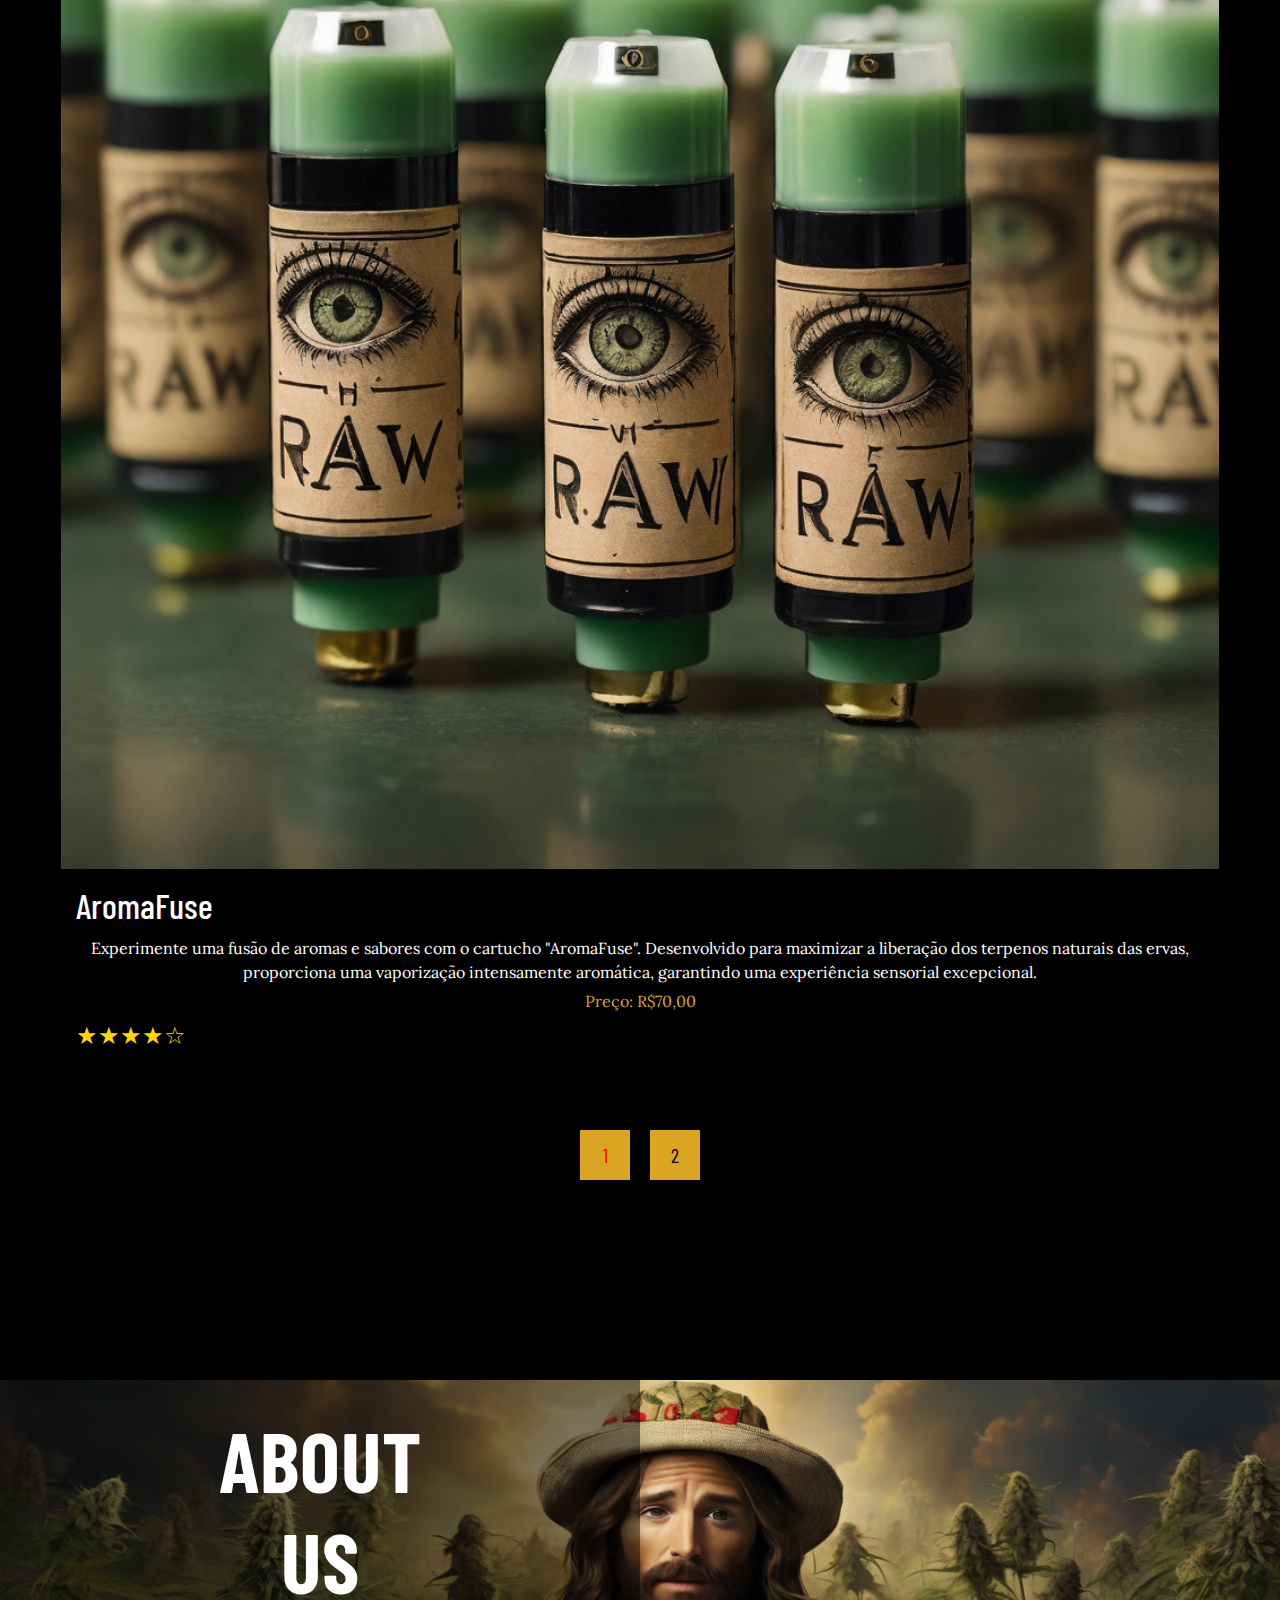
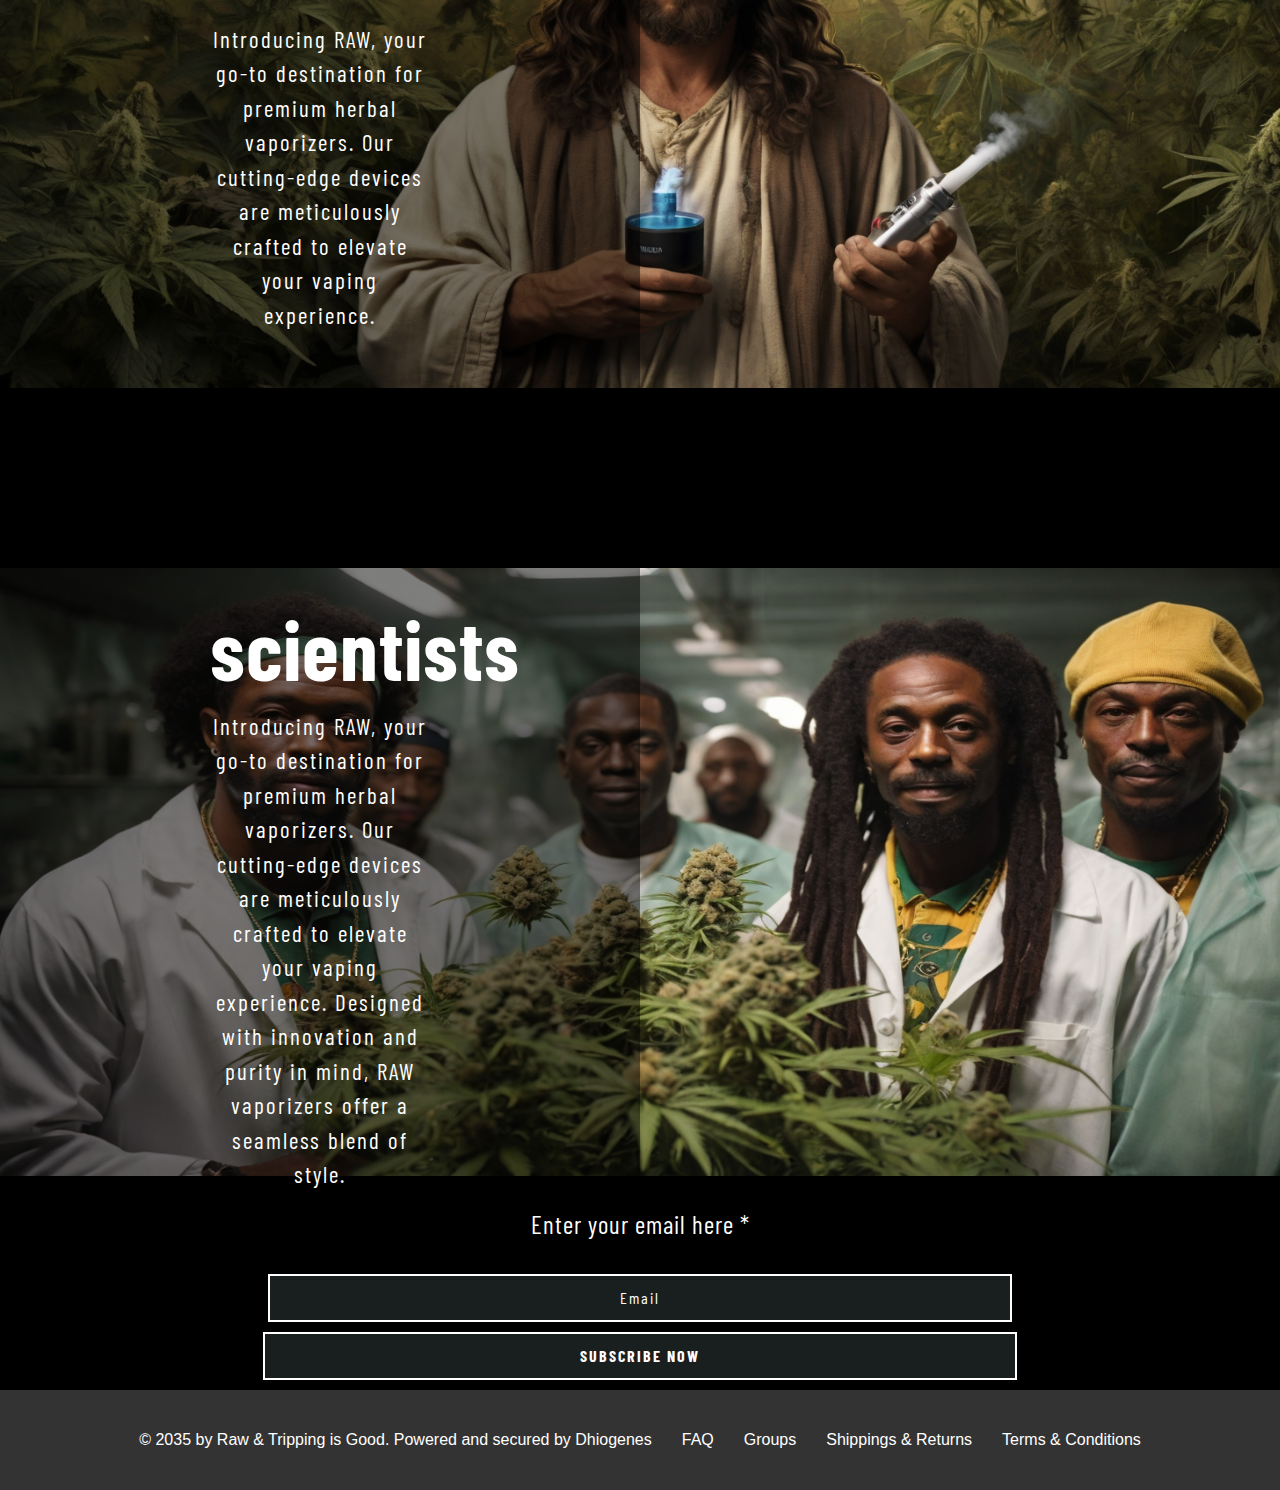
<file: RAW/refil.html>
<!DOCTYPE html>
<html lang="en">
<head>
    <meta charset="UTF-8">
    <meta http-equiv="X-UA-Compatible" content="IE=edge">
    <meta name="viewport" content="width=device-width, initial-scale=1.0">
    <link rel="stylesheet" href="https://maxcdn.bootstrapcdn.com/bootstrap/4.5.2/css/bootstrap.min.css">
    <link rel="preconnect" href="https://fonts.googleapis.com">
<link rel="preconnect" href="https://fonts.gstatic.com" crossorigin>
<link href="https://fonts.googleapis.com/css2?family=Caprasimo&display=swap" rel="stylesheet">
<link rel="preconnect" href="https://fonts.googleapis.com">
<link rel="preconnect" href="https://fonts.gstatic.com" crossorigin>
<link href="https://fonts.googleapis.com/css2?family=Barlow+Condensed:wght@100;200;300&display=swap" rel="stylesheet">
<link rel="preconnect" href="https://fonts.googleapis.com">
<link rel="preconnect" href="https://fonts.gstatic.com" crossorigin>
<link href="https://fonts.googleapis.com/css2?family=Roboto+Condensed:wght@300;400&display=swap" rel="stylesheet">
<link rel="preconnect" href="https://fonts.googleapis.com">
<link rel="preconnect" href="https://fonts.gstatic.com" crossorigin>
<link href="https://fonts.googleapis.com/css2?family=Lora&display=swap" rel="stylesheet">
    <link rel="stylesheet" href="index.css">
    <link rel="stylesheet" href="refil.css">
    <title>Refils</title>
</head>
<body>
    <nav id="nav-general" class="navbar navbar-expand-lg  fixed-top">
        <a style="text-decoration: none;" id="logo" class="logo" href="index.html">RAW...</a>
        <button class="navbar-toggler" type="button" data-toggle="collapse" data-target="#navbarNav" aria-controls="navbarNav" aria-expanded="false" aria-label="Toggle navigation">
          <span class="navbar-toggler-icon"></span>
        </button>
        <div class="collapse navbar-collapse" id="navbarNav">
          <ul class="navbar-nav ml-auto">
            <li class="nav-item active">
              <a class="nav-link" href="index.html">Home</a>
            </li>
            <li class="nav-item">
              <a class="nav-link" href="#aboutus">About</a>
            </li>
            <li class="nav-item">
              <a class="nav-link" href="shop_all.html">Vapers</a>
            </li>
            <li class="nav-item">
              <a style="color: orange;" class="nav-link" href="refil.html">Refis</a>
            </li>
            <li class="nav-item">
              <a class="nav-link" href="login.html">Login</a>
            </li>
            <li class="nav-item">
                <a style="color: red;" class="nav-link" href="louis.html">LV</a>
              </li>
              <li class="nav-item">
                <a style="color: red;" class="nav-link" href="gucci.html">Gucci</a>
              </li>
              <li class="nav-item">
                <a style="color: red;" class="nav-link" href="bl.html">Balenciaga</a>
              </li>
          </ul>

          <div class="search-container">
            <form id="searchForm" action="/search" method="GET">
              <input type="text" id="searchInput" placeholder="Search..." name="search">
              <button type="submit">Search</button>
            </form>
          </div>

          <ul class="navbar-nav ml-auto">
            <li class="nav-item">
              <a class="nav-link" href="#"><i class="fab fa-facebook">
                <img src="imagens/x-cutout.png" height="15px">
              </i></a>
            </li>
            <li class="nav-item">
              <a class="nav-link" href="https://www.instagram.com/heheh_boy/"><i class="fab instgran">
                <img src="imagens/insta-cutout.png" height="15px">
              </i></a>
            </li>
            <li class="nav-item">
              <a class="nav-link" href="#"><i class="fab pinterest">
                <img src="imagens/pinterest-cutout.png" height="15px">
              </i></a>
            </li>
            <li class="nav-item">
              <a class="nav-link" href="#"><i class="fab pinterest">
                <img src="imagens/discord.png" height="20px">
              </i></a>
            </li>
            <li class="nav-item">
              <a class="nav-link" href="#"><i class="fab pinterest">
                <img src="imagens/linkedin.png" height="20px">
              </i></a>
            </li>
          </ul>
        </div>
      </nav>

      <div class="image-container">
        <img class="banner" src="imagens/cience.jpg" alt="Imagem">
        <div class="overlay">
          <h1 class="trip-banner_2">RAW...</h1>
          <h1 style="font-family: 'Kalnia', serif;" class="trip-banner">Pure potency, RAW experience... THC cartridges.</h1>
        </div>
      </div>

      <div class="tl-primal">
        <h1 class="primal-tl">NEW ARRIVALS</h1>
      </div>

      <div class="container">
        <div class="row">
          <div class="col">
            <div class="card">
              <a href="produto1.html">
              <img src="imagens/r1.jpg" alt="Produto 1">
              </a>
              <div class="card-info">
                <h3 class="nome_p">PureCloud</h3>
                <p>O cartucho "PureCloud" da RAW oferece uma experiência de vaporização 
                    de THC pura e sem aditivos. Criado com materiais de alta qualidade, 
                    garante a preservação dos sabores naturais das ervas, proporcionando 
                    uma vaporização suave e intensamente aromática.</p>
                <p style="color: rgb(218, 165, 32);"">Preço: R$100,00</p>
                <div class="rating">
              &#9733;&#9733;&#9733;&#9733;&#9734; <!-- Cinco estrelas, quatro preenchidas e uma vazia -->
            </div>
              </div>
            </div>
          </div>
          <!-- Repita esta estrutura para os outros produtos -->
          
          <div class="col">
            <div class="card">
              <img src="imagens/r2.jpg" alt="Produto 2">
              <div class="card-info">
                <h3 class="nome_p">HerbEssence</h3>
                <p>O cartucho "HerbEssence" é a escolha perfeita para os entusiastas da 
                    vaporização. Com uma combinação exclusiva de ervas selecionadas e 
                    tecnologia de ponta, oferece uma liberação controlada de THC, garantindo 
                    uma experiência equilibrada e relaxante..</p>
                <p style="color: rgb(218, 165, 32);">Preço: R$150,00</p>
                <div class="rating">
              &#9733;&#9733;&#9733;&#9733;&#9734; <!-- Cinco estrelas, quatro preenchidas e uma vazia -->
            </div>
              </div>
            </div>
          </div>
          <!-- Repita esta estrutura para os outros produtos -->
        </div>

        <div class="row">
          <div class="col">
            <div class="card">
              <img src="imagens/r3.jpg" alt="Produto 1">
              <div class="card-info">
                <h3 class="nome_p">OrganicMist</h3>
                <p>O cartucho "OrganicMist" é a essência da natureza encapsulada. Produzido 
                    com ingredientes orgânicos e livre de compostos artificiais, este cartucho
                     proporciona uma vaporização suave e autêntica, preservando a pureza e os
                      benefícios das ervas.</p>
                <p style="color: rgb(218, 165, 32);">Preço: R$95,99</p>
                <div class="rating">
              &#9733;&#9733;&#9733;&#9733;&#9734; <!-- Cinco estrelas, quatro preenchidas e uma vazia -->
            </div>
              </div>
            </div>
          </div>
          <!-- Repita esta estrutura para os outros produtos -->
          
          <div class="col">
            <div class="card">
              <img src="imagens/r4.jpg" alt="Produto 2">
              <div class="card-info">
                <h3 class="nome_p">ZenBloom</h3>
                <p>Descubra o equilíbrio com o cartucho "ZenBloom" da RAW. Projetado para 
                    uma experiência sensorial única, oferece uma vaporização suave e um 
                    sabor exuberante que leva a mente e o corpo a um estado de relaxamento 
                    e harmonia.</p>
                <p style="color: rgb(218, 165, 32);">Preço: R$60,00</p>
                <div class="rating">
              &#9733;&#9733;&#9733;&#9733;&#9734; <!-- Cinco estrelas, quatro preenchidas e uma vazia -->
            </div>
              </div>
            </div>
          </div>
          <!-- Repita esta estrutura para os outros produtos -->
        </div>

        <div class="row">
          <div class="col">
            <div class="card">
              <img src="imagens/r5.jpg" alt="Produto 1">
              <div class="card-info">
                <h3 class="nome_p">AromaFuse</h3>
                <p>Experimente uma fusão de aromas e sabores com o cartucho "AromaFuse". 
                    Desenvolvido para maximizar a liberação dos terpenos naturais das ervas, 
                    proporciona uma vaporização intensamente aromática, garantindo uma 
                    experiência sensorial excepcional.</p>
                <p style="color: rgb(218, 165, 32);">Preço: R$70,00</p>
                <div class="rating">
                  &#9733;&#9733;&#9733;&#9733;&#9734; <!-- Cinco estrelas, quatro preenchidas e uma vazia -->
                </div>
              </div>
            </div>
          </div>
          <!-- Repita esta estrutura para os outros produtos -->
        </div>
      </div>

      <a href="refil.html">
        <div class="container2">
          <div style="color: red;" class="square">
            <span class="number">1</span>
          </div>
        </a>
  
        <a href="refil2.html">
          <div class="square">
            <span class="number">2</span>
          </div>
        </div>
        </a>

        <div id="aboutus" class="man-container">
          <img class="img-3" src="imagens/jesus.jpg" alt="Imagem" height="300px" width="1350px">
          <div class="shadow">
              <h2 class="img-tl">ABOUT US</h2>
              <p class="p-tl">
                Introducing RAW, your go-to destination for premium herbal vaporizers. 
                Our cutting-edge devices are meticulously crafted to elevate your vaping 
                experience. 
                  </p>
          </div>
      </div>

      <div class="man-container">
        <img class="img-3" src="imagens/jamaican.jpg" alt="Imagem" height="300px" width="1350px">
        <div class="shadow">
            <h2 class="img-tl">scientists</h2>
            <p class="p-tl">
              Introducing RAW, your go-to destination for premium herbal vaporizers. Our cutting-edge devices are meticulously crafted to elevate your vaping experience. Designed with innovation and purity in mind, RAW vaporizers offer a seamless blend of style.
                </p>
        </div>
    </div>

      <div class="email-final">Enter your email here *</div>
      <div class="bt-final-2">
        <a href="login.html">
        <button class="btn-final">Email</button>
        </a>
      </div>
      <div class="bt-final-3">
        <a href="login.html">
        <button class="btn-final-1">SUBSCRIBE NOW</button>
        </a>
      </div>
      </div>

      <div class="navbar-final">
        <a style="text-decoration: none;" class="creator" href="#">© 2035 by Raw & Tripping is Good. Powered and secured by Dhiogenes</a>
        <a class="lnk-final" href="#">FAQ</a>
        <a class="lnk-final" href="#">Groups</a>
        <a class="lnk-final" href="#">Shippings & Returns</a>
        <a class="lnk-final" href="#">Terms & Conditions</a>
      </div>

      



      <div class="chat-button">
        <a href="login.html">
            <img src="imagens/mensagem1.png" alt="" height="60px">
        </a>
    </div>
    <script src="index.js"></script>

</body>
</html>
</file>
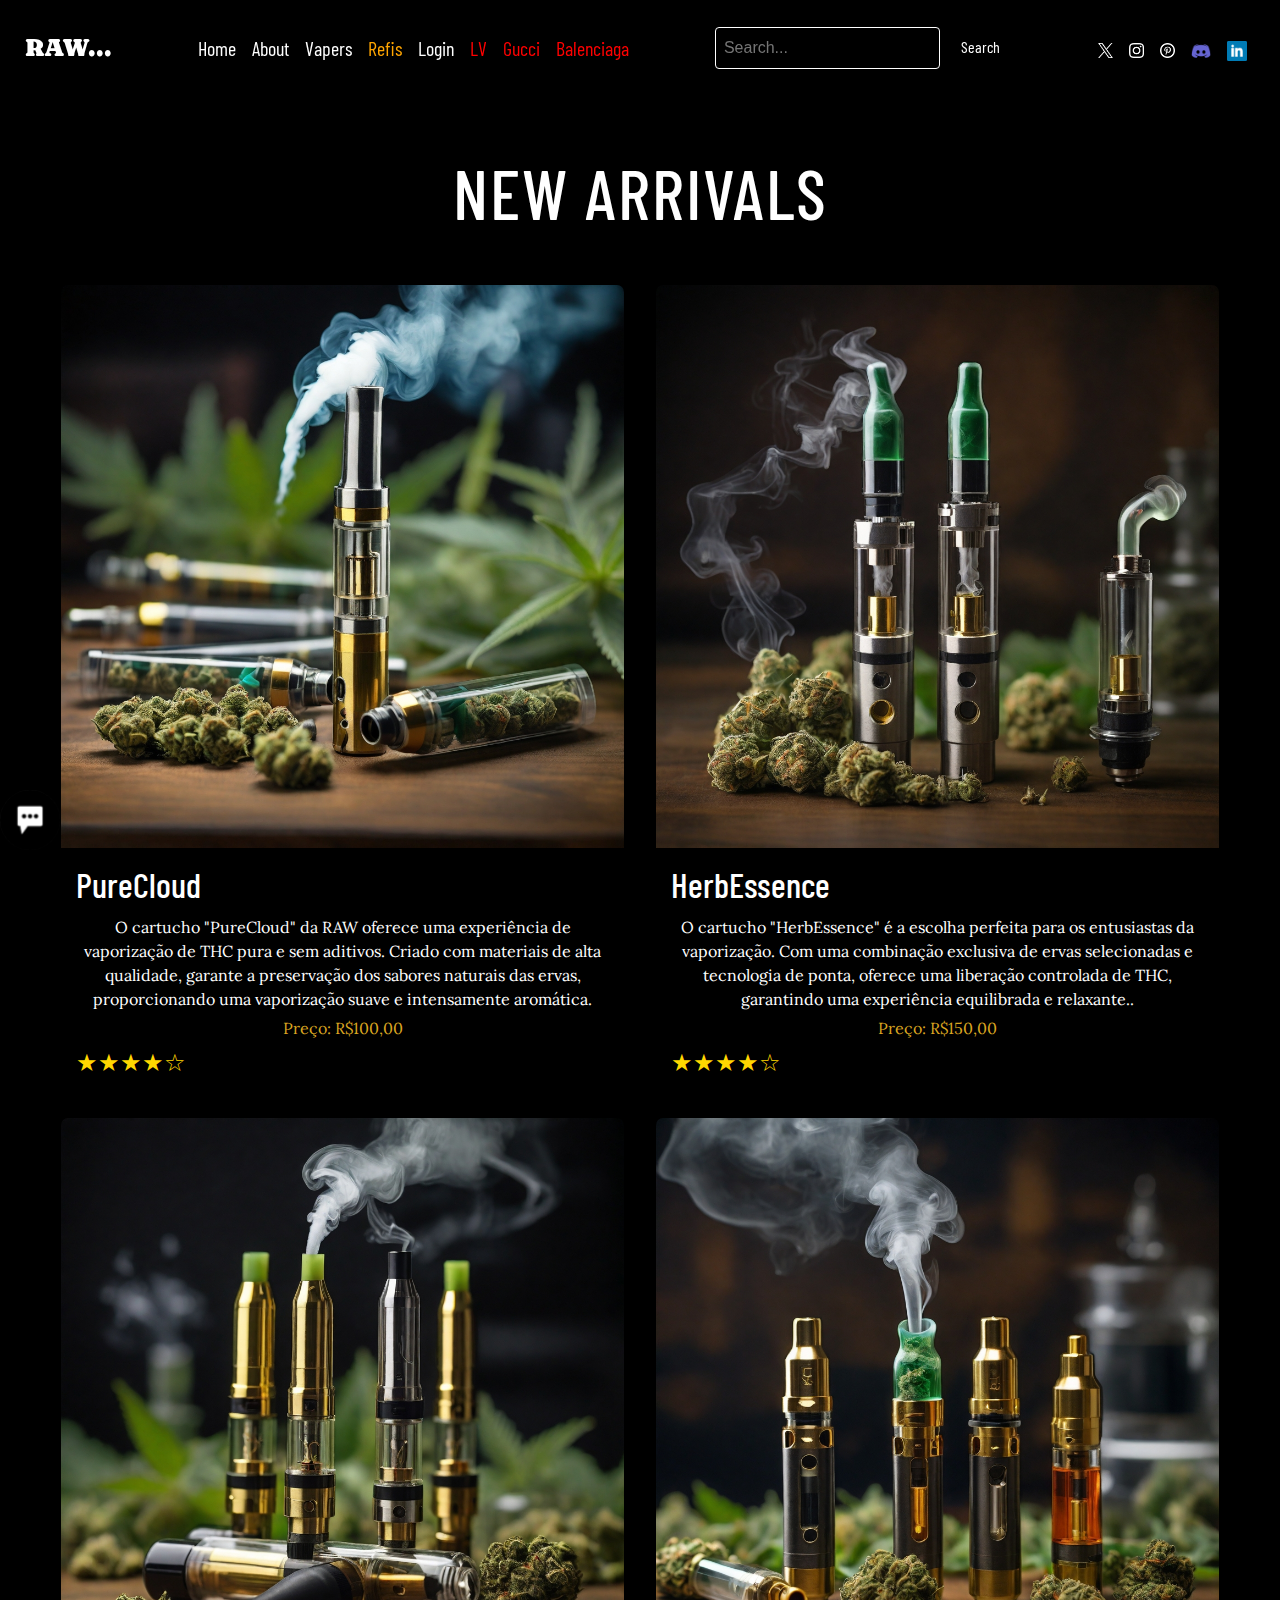
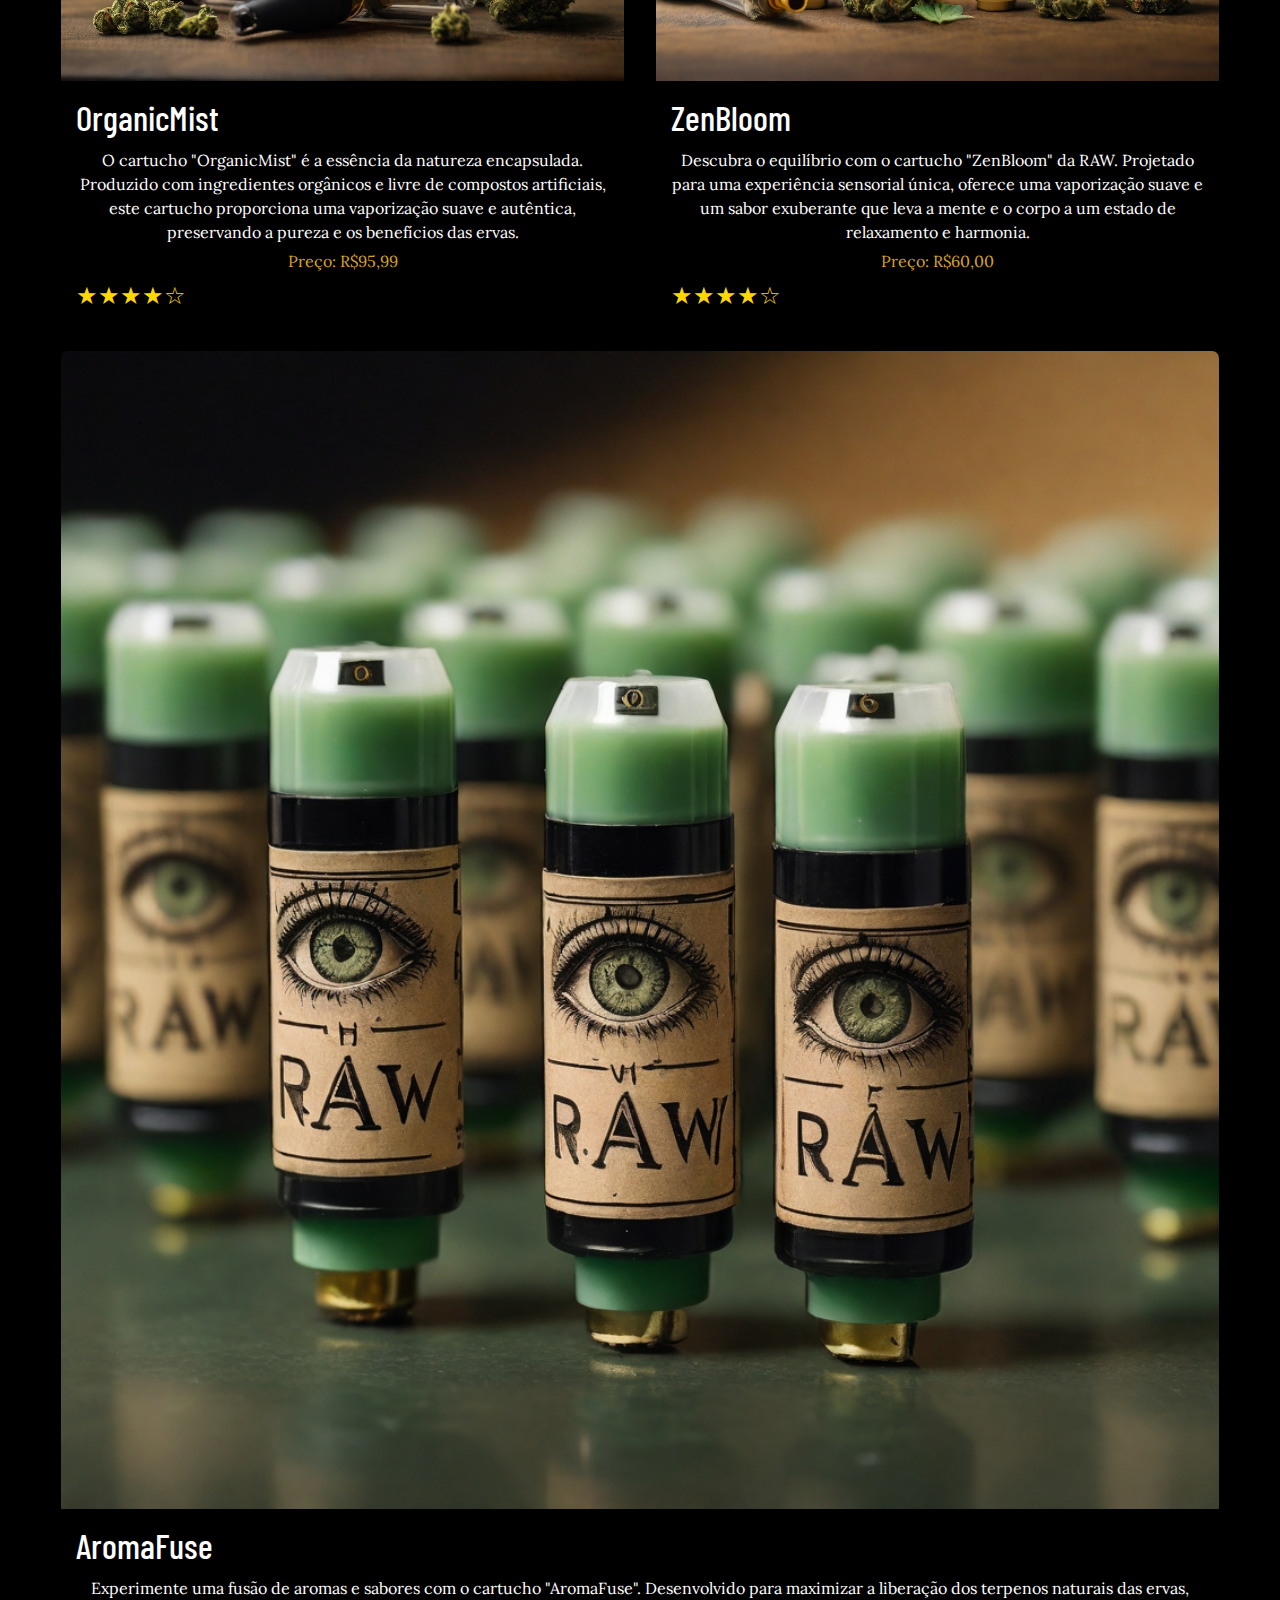
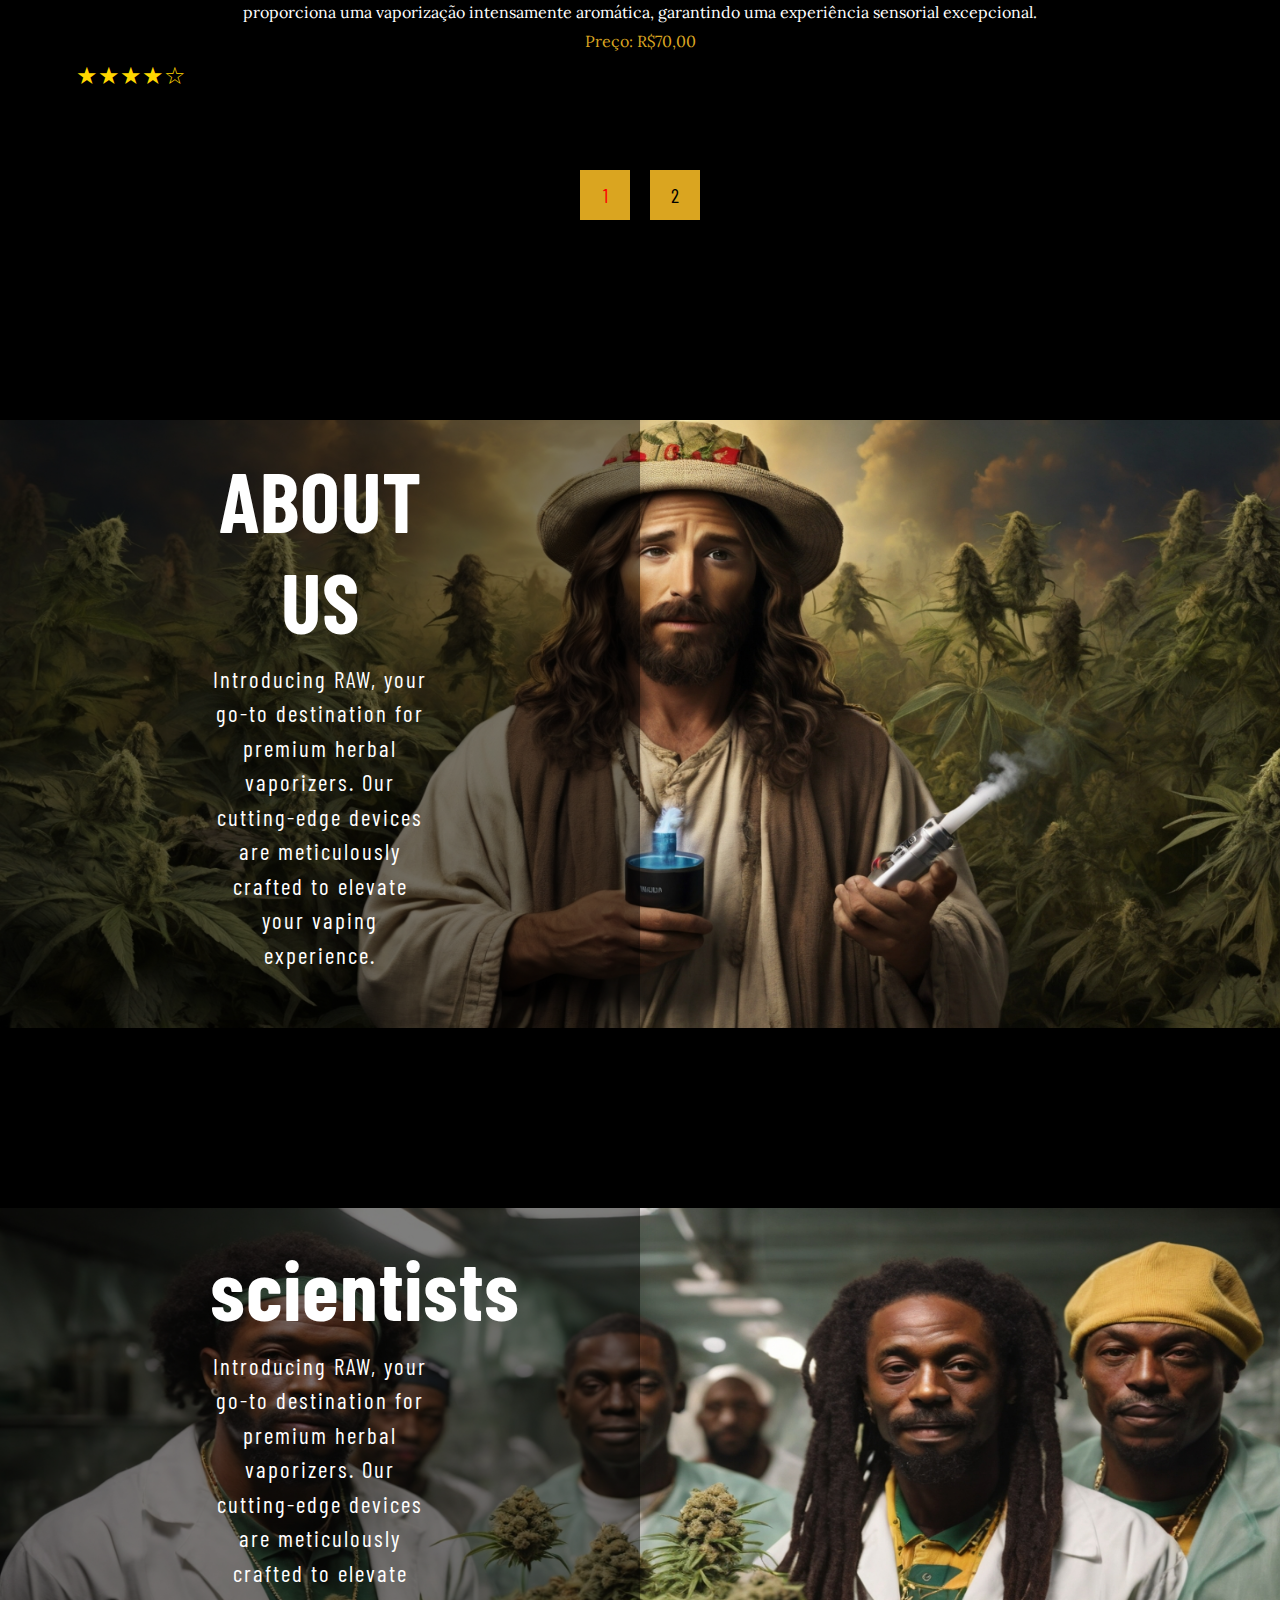
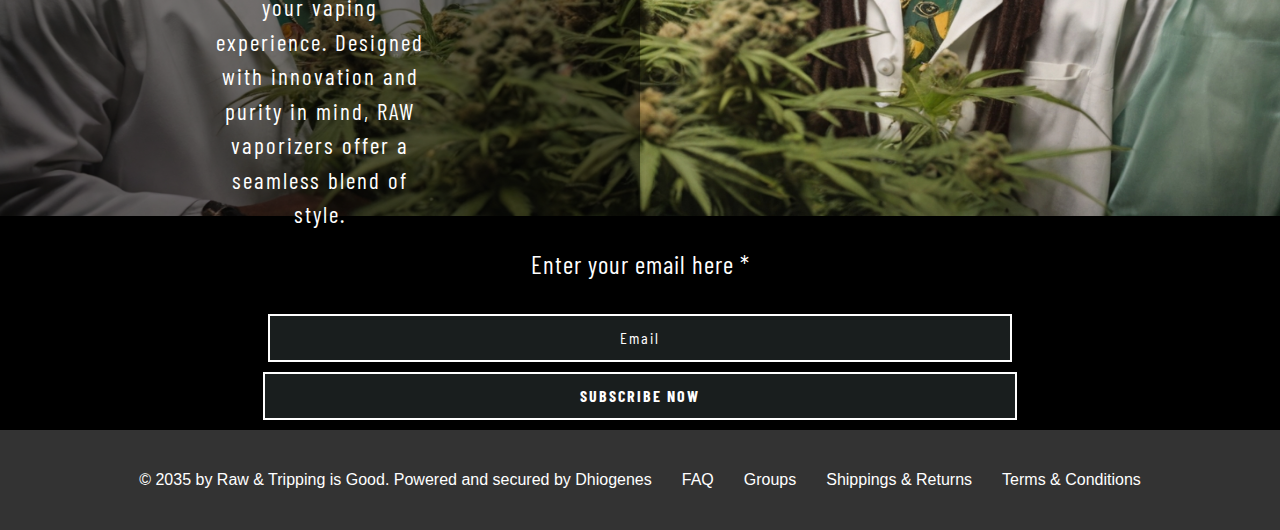
<file: RAW/refil2.html>
<!DOCTYPE html>
<html lang="en">
<head>
    <meta charset="UTF-8">
    <meta http-equiv="X-UA-Compatible" content="IE=edge">
    <meta name="viewport" content="width=device-width, initial-scale=1.0">
    <link rel="stylesheet" href="https://maxcdn.bootstrapcdn.com/bootstrap/4.5.2/css/bootstrap.min.css">
    <link rel="preconnect" href="https://fonts.googleapis.com">
<link rel="preconnect" href="https://fonts.gstatic.com" crossorigin>
<link href="https://fonts.googleapis.com/css2?family=Caprasimo&display=swap" rel="stylesheet">
<link rel="preconnect" href="https://fonts.googleapis.com">
<link rel="preconnect" href="https://fonts.gstatic.com" crossorigin>
<link href="https://fonts.googleapis.com/css2?family=Barlow+Condensed:wght@100;200;300&display=swap" rel="stylesheet">
<link rel="preconnect" href="https://fonts.googleapis.com">
<link rel="preconnect" href="https://fonts.gstatic.com" crossorigin>
<link href="https://fonts.googleapis.com/css2?family=Roboto+Condensed:wght@300;400&display=swap" rel="stylesheet">
<link rel="preconnect" href="https://fonts.googleapis.com">
<link rel="preconnect" href="https://fonts.gstatic.com" crossorigin>
<link href="https://fonts.googleapis.com/css2?family=Lora&display=swap" rel="stylesheet">
    <link rel="stylesheet" href="index.css">
    <link rel="stylesheet" href="refil.css">
    <title>Refils</title>
</head>
<body>
    <nav id="nav-general" class="navbar navbar-expand-lg  fixed-top">
        <a style="text-decoration: none;" id="logo" class="logo" href="index.html">RAW...</a>
        <button class="navbar-toggler" type="button" data-toggle="collapse" data-target="#navbarNav" aria-controls="navbarNav" aria-expanded="false" aria-label="Toggle navigation">
          <span class="navbar-toggler-icon"></span>
        </button>
        <div class="collapse navbar-collapse" id="navbarNav">
          <ul class="navbar-nav ml-auto">
            <li class="nav-item active">
              <a class="nav-link" href="index.html">Home</a>
            </li>
            <li class="nav-item">
              <a class="nav-link" href="#aboutus">About</a>
            </li>
            <li class="nav-item">
              <a class="nav-link" href="shop_all.html">Vapers</a>
            </li>
            <li class="nav-item">
              <a style="color: orange;" class="nav-link" href="refil.html">Refis</a>
            </li>
            <li class="nav-item">
              <a class="nav-link" href="login.html">Login</a>
            </li>
            <li class="nav-item">
                <a style="color: red;" class="nav-link" href="louis.html">LV</a>
              </li>
              <li class="nav-item">
                <a style="color: red;" class="nav-link" href="gucci.html">Gucci</a>
              </li>
              <li class="nav-item">
                <a style="color: red;" class="nav-link" href="bl.html">Balenciaga</a>
              </li>
          </ul>

          <div class="search-container">
            <form id="searchForm" action="/search" method="GET">
              <input type="text" id="searchInput" placeholder="Search..." name="search">
              <button type="submit">Search</button>
            </form>
          </div>

          <ul class="navbar-nav ml-auto">
            <li class="nav-item">
              <a class="nav-link" href="#"><i class="fab fa-facebook">
                <img src="imagens/x-cutout.png" height="15px">
              </i></a>
            </li>
            <li class="nav-item">
              <a class="nav-link" href="https://www.instagram.com/heheh_boy/"><i class="fab instgran">
                <img src="imagens/insta-cutout.png" height="15px">
              </i></a>
            </li>
            <li class="nav-item">
              <a class="nav-link" href="#"><i class="fab pinterest">
                <img src="imagens/pinterest-cutout.png" height="15px">
              </i></a>
            </li>
            <li class="nav-item">
              <a class="nav-link" href="#"><i class="fab pinterest">
                <img src="imagens/discord.png" height="20px">
              </i></a>
            </li>
            <li class="nav-item">
              <a class="nav-link" href="#"><i class="fab pinterest">
                <img src="imagens/linkedin.png" height="20px">
              </i></a>
            </li>
          </ul>
        </div>
      </nav>


      <div class="tl-primal">
        <h1 class="primal-tl">NEW ARRIVALS</h1>
      </div>

      <div class="container">
        <div class="row">
          <div class="col">
            <div class="card">
              <a href="produto1.html">
              <img src="imagens/r6.jpg" alt="Produto 1">
              </a>
              <div class="card-info">
                <h3 class="nome_p">PureCloud</h3>
                <p>O cartucho "PureCloud" da RAW oferece uma experiência de vaporização 
                    de THC pura e sem aditivos. Criado com materiais de alta qualidade, 
                    garante a preservação dos sabores naturais das ervas, proporcionando 
                    uma vaporização suave e intensamente aromática.</p>
                <p style="color: rgb(218, 165, 32);"">Preço: R$100,00</p>
                <div class="rating">
              &#9733;&#9733;&#9733;&#9733;&#9734; <!-- Cinco estrelas, quatro preenchidas e uma vazia -->
            </div>
              </div>
            </div>
          </div>
          <!-- Repita esta estrutura para os outros produtos -->
          
          <div class="col">
            <div class="card">
              <img src="imagens/r7.jpg" alt="Produto 2">
              <div class="card-info">
                <h3 class="nome_p">HerbEssence</h3>
                <p>O cartucho "HerbEssence" é a escolha perfeita para os entusiastas da 
                    vaporização. Com uma combinação exclusiva de ervas selecionadas e 
                    tecnologia de ponta, oferece uma liberação controlada de THC, garantindo 
                    uma experiência equilibrada e relaxante..</p>
                <p style="color: rgb(218, 165, 32);">Preço: R$150,00</p>
                <div class="rating">
              &#9733;&#9733;&#9733;&#9733;&#9734; <!-- Cinco estrelas, quatro preenchidas e uma vazia -->
            </div>
              </div>
            </div>
          </div>
          <!-- Repita esta estrutura para os outros produtos -->
        </div>

        <div class="row">
          <div class="col">
            <div class="card">
              <img src="imagens/r8.jpg" alt="Produto 1">
              <div class="card-info">
                <h3 class="nome_p">OrganicMist</h3>
                <p>O cartucho "OrganicMist" é a essência da natureza encapsulada. Produzido 
                    com ingredientes orgânicos e livre de compostos artificiais, este cartucho
                     proporciona uma vaporização suave e autêntica, preservando a pureza e os
                      benefícios das ervas.</p>
                <p style="color: rgb(218, 165, 32);">Preço: R$95,99</p>
                <div class="rating">
              &#9733;&#9733;&#9733;&#9733;&#9734; <!-- Cinco estrelas, quatro preenchidas e uma vazia -->
            </div>
              </div>
            </div>
          </div>
          <!-- Repita esta estrutura para os outros produtos -->
          
          <div class="col">
            <div class="card">
              <img src="imagens/r9.jpg" alt="Produto 2">
              <div class="card-info">
                <h3 class="nome_p">ZenBloom</h3>
                <p>Descubra o equilíbrio com o cartucho "ZenBloom" da RAW. Projetado para 
                    uma experiência sensorial única, oferece uma vaporização suave e um 
                    sabor exuberante que leva a mente e o corpo a um estado de relaxamento 
                    e harmonia.</p>
                <p style="color: rgb(218, 165, 32);">Preço: R$60,00</p>
                <div class="rating">
              &#9733;&#9733;&#9733;&#9733;&#9734; <!-- Cinco estrelas, quatro preenchidas e uma vazia -->
            </div>
              </div>
            </div>
          </div>
          <!-- Repita esta estrutura para os outros produtos -->
        </div>

        <div class="row">
          <div class="col">
            <div class="card">
              <img src="imagens/r5.jpg" alt="Produto 1">
              <div class="card-info">
                <h3 class="nome_p">AromaFuse</h3>
                <p>Experimente uma fusão de aromas e sabores com o cartucho "AromaFuse". 
                    Desenvolvido para maximizar a liberação dos terpenos naturais das ervas, 
                    proporciona uma vaporização intensamente aromática, garantindo uma 
                    experiência sensorial excepcional.</p>
                <p style="color: rgb(218, 165, 32);">Preço: R$70,00</p>
                <div class="rating">
                  &#9733;&#9733;&#9733;&#9733;&#9734; <!-- Cinco estrelas, quatro preenchidas e uma vazia -->
                </div>
              </div>
            </div>
          </div>
          <!-- Repita esta estrutura para os outros produtos -->
        </div>
      </div>

      <a href="refil.html">
        <div class="container2">
          <div style="color: red;" class="square">
            <span class="number">1</span>
          </div>
        </a>
  
        <a href="refil2.html">
          <div class="square">
            <span class="number">2</span>
          </div>
        </div>
        </a>

        <div id="aboutus" class="man-container">
          <img class="img-3" src="imagens/jesus.jpg" alt="Imagem" height="300px" width="1350px">
          <div class="shadow">
              <h2 class="img-tl">ABOUT US</h2>
              <p class="p-tl">
                Introducing RAW, your go-to destination for premium herbal vaporizers. 
                Our cutting-edge devices are meticulously crafted to elevate your vaping 
                experience. 
                  </p>
          </div>
      </div>

      <div class="man-container">
        <img class="img-3" src="imagens/jamaican.jpg" alt="Imagem" height="300px" width="1350px">
        <div class="shadow">
            <h2 class="img-tl">scientists</h2>
            <p class="p-tl">
              Introducing RAW, your go-to destination for premium herbal vaporizers. Our cutting-edge devices are meticulously crafted to elevate your vaping experience. Designed with innovation and purity in mind, RAW vaporizers offer a seamless blend of style.
                </p>
        </div>
    </div>

      <div class="email-final">Enter your email here *</div>
      <div class="bt-final-2">
        <a href="login.html">
        <button class="btn-final">Email</button>
        </a>
      </div>
      <div class="bt-final-3">
        <a href="login.html">
        <button class="btn-final-1">SUBSCRIBE NOW</button>
        </a>
      </div>
      </div>

      <div class="navbar-final">
        <a style="text-decoration: none;" class="creator" href="#">© 2035 by Raw & Tripping is Good. Powered and secured by Dhiogenes</a>
        <a class="lnk-final" href="#">FAQ</a>
        <a class="lnk-final" href="#">Groups</a>
        <a class="lnk-final" href="#">Shippings & Returns</a>
        <a class="lnk-final" href="#">Terms & Conditions</a>
      </div>

      



      <div class="chat-button">
        <a href="login.html">
            <img src="imagens/mensagem1.png" alt="" height="60px">
        </a>
    </div>
    <script src="index.js"></script>

</body>
</html>
</file>
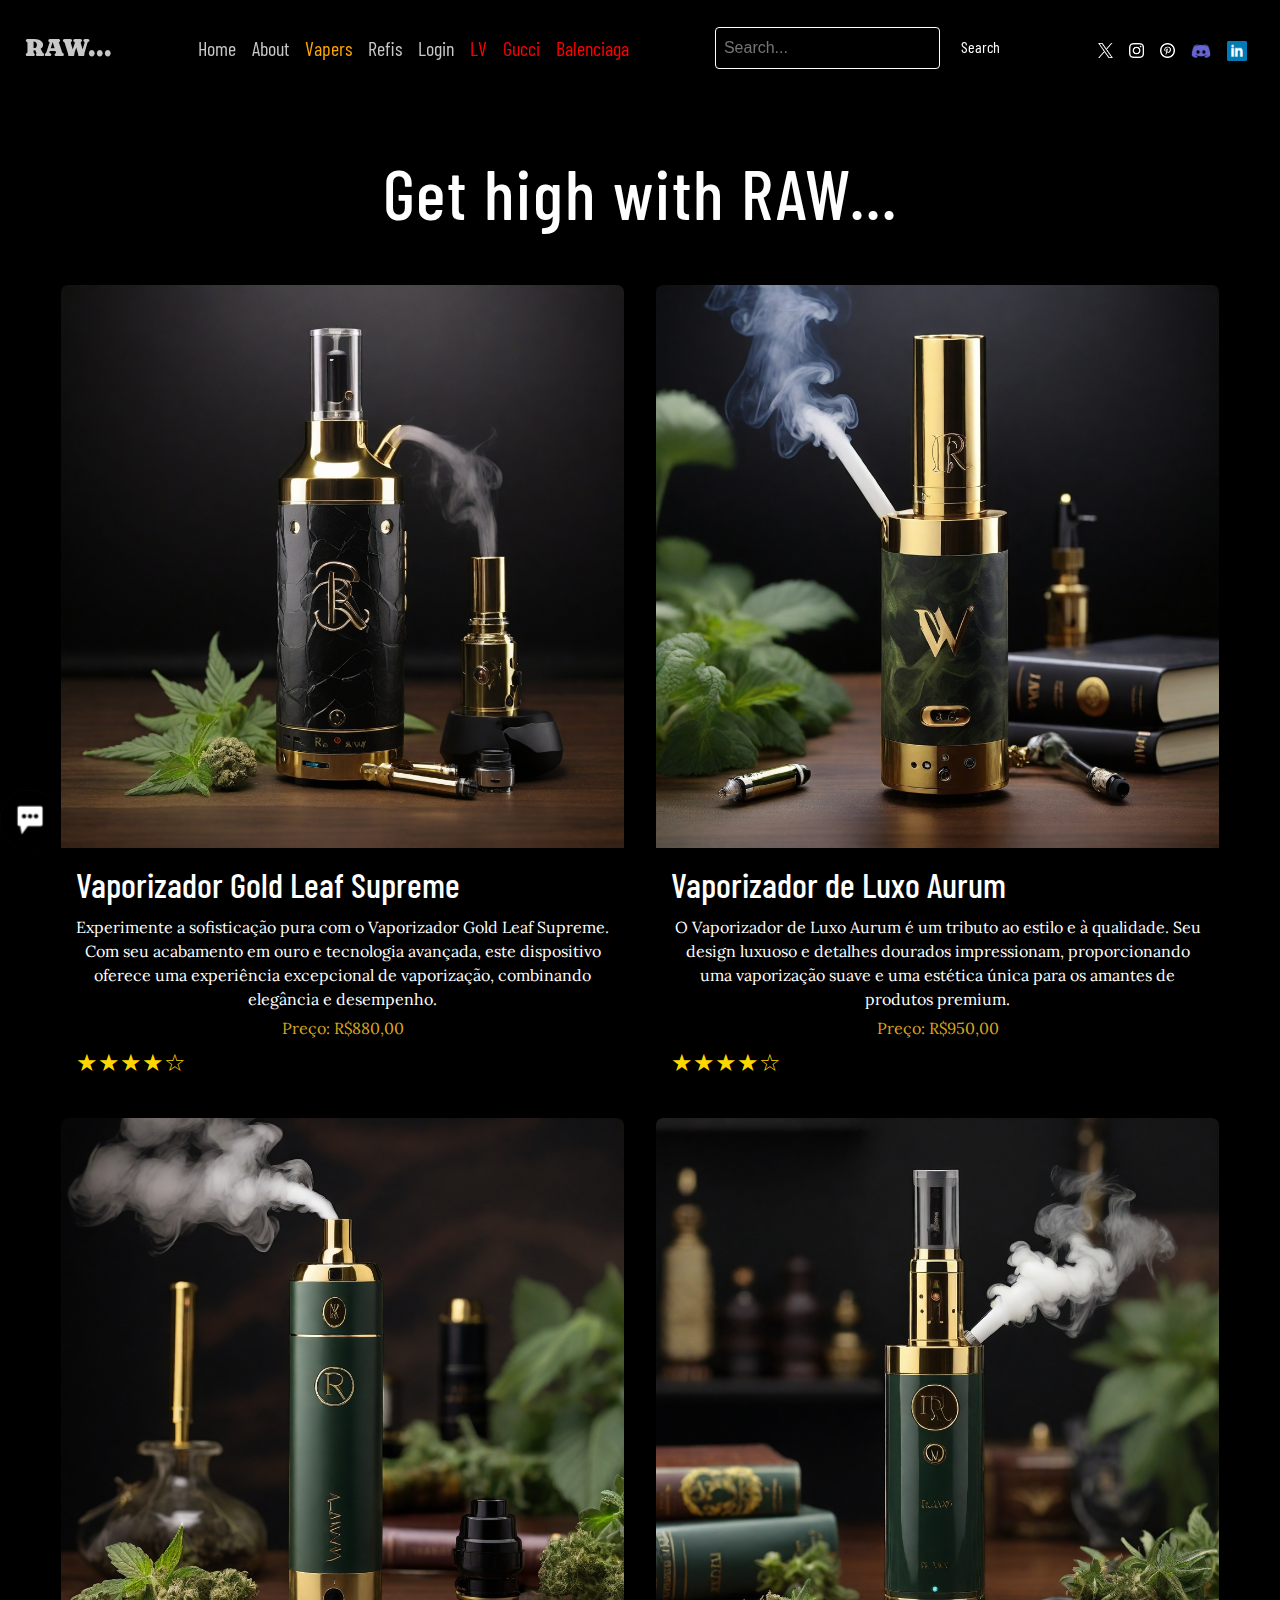
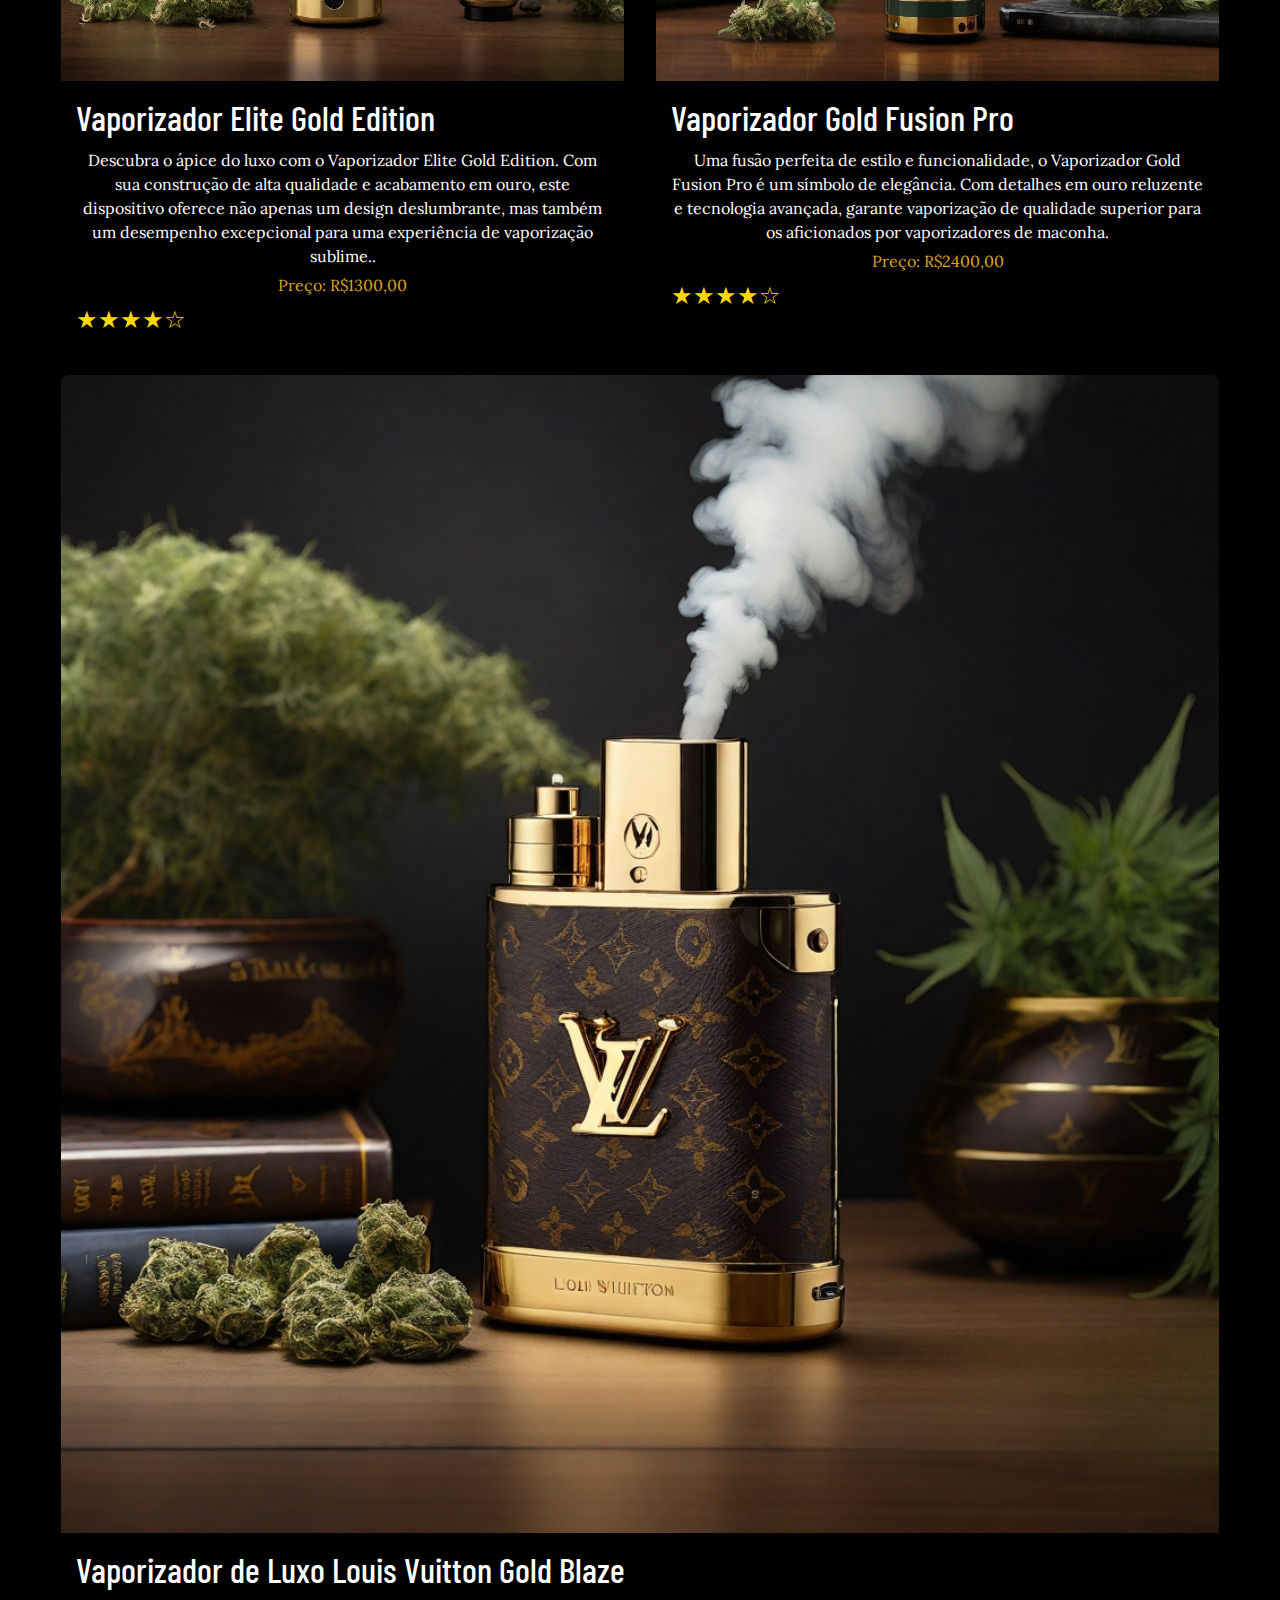
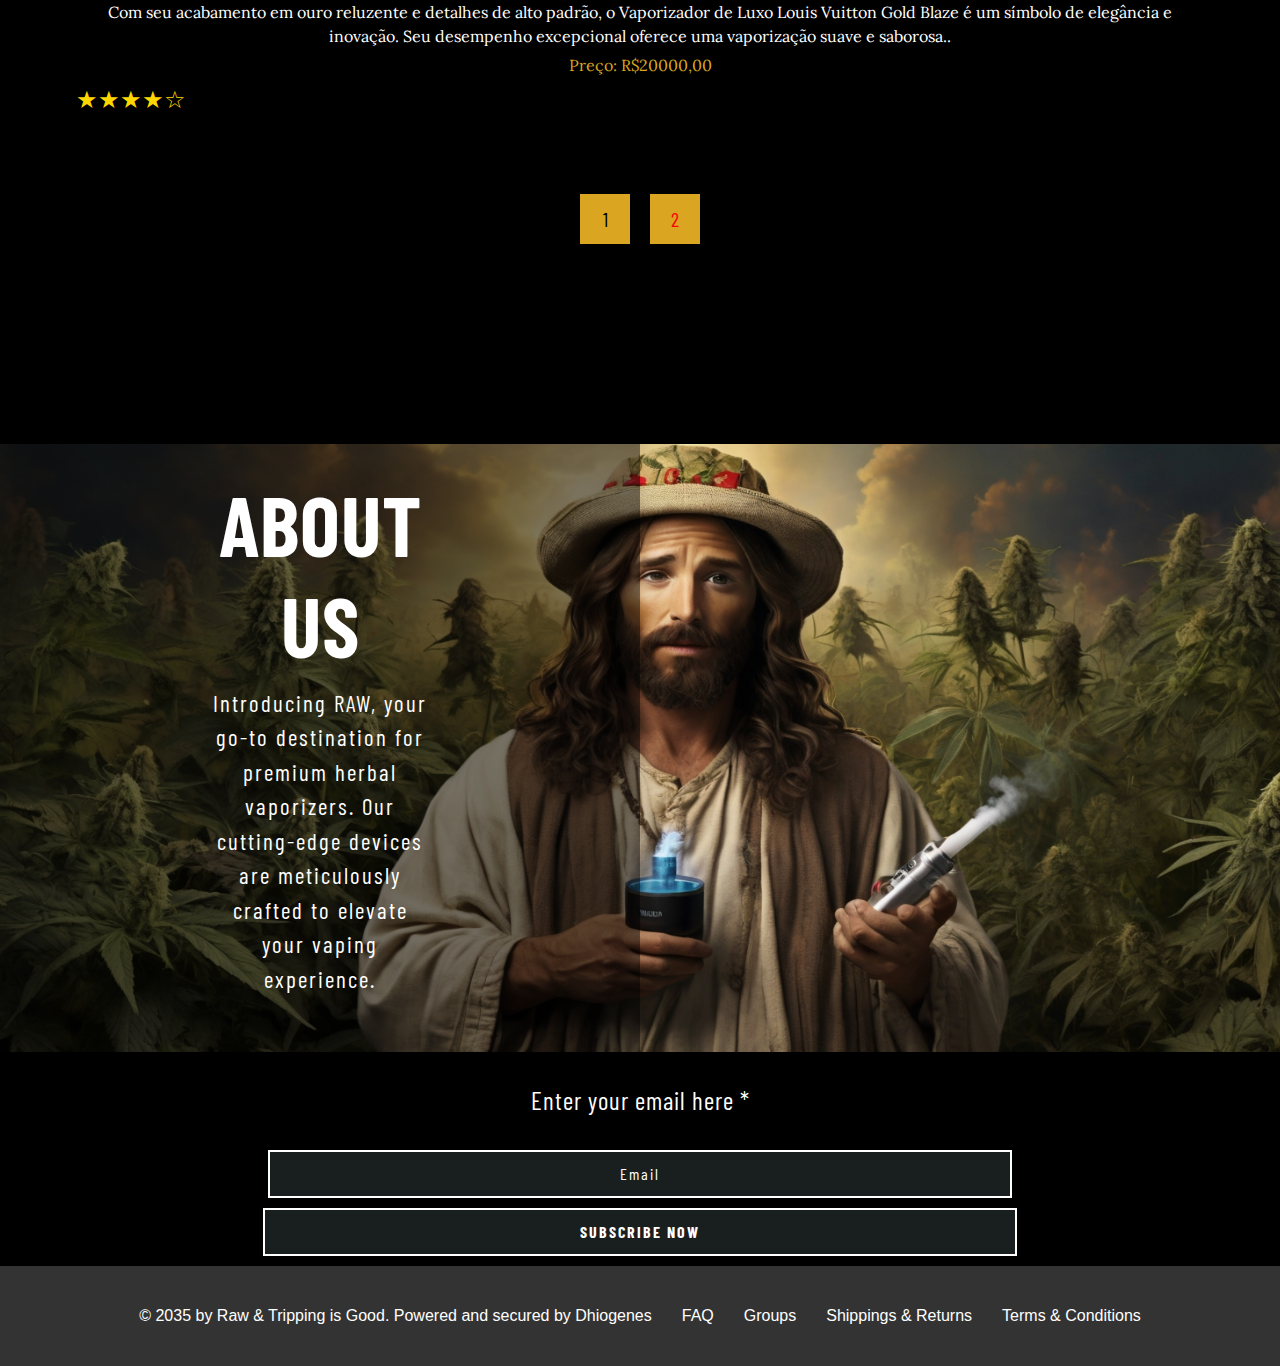
<file: RAW/shop_2.html>
<!DOCTYPE html>
<html lang="en">
<head>
    <meta charset="UTF-8">
    <meta http-equiv="X-UA-Compatible" content="IE=edge">
    <meta name="viewport" content="width=device-width, initial-scale=1.0">
    <link rel="stylesheet" href="https://maxcdn.bootstrapcdn.com/bootstrap/4.5.2/css/bootstrap.min.css">
    <link rel="preconnect" href="https://fonts.googleapis.com">
<link rel="preconnect" href="https://fonts.gstatic.com" crossorigin>
<link href="https://fonts.googleapis.com/css2?family=Caprasimo&display=swap" rel="stylesheet">
<link rel="preconnect" href="https://fonts.googleapis.com">
<link rel="preconnect" href="https://fonts.gstatic.com" crossorigin>
<link href="https://fonts.googleapis.com/css2?family=Barlow+Condensed:wght@100;200;300&display=swap" rel="stylesheet">
<link rel="preconnect" href="https://fonts.googleapis.com">
<link rel="preconnect" href="https://fonts.gstatic.com" crossorigin>
<link href="https://fonts.googleapis.com/css2?family=Roboto+Condensed:wght@300;400&display=swap" rel="stylesheet">
<link rel="preconnect" href="https://fonts.googleapis.com">
<link rel="preconnect" href="https://fonts.gstatic.com" crossorigin>
<link href="https://fonts.googleapis.com/css2?family=Lora&display=swap" rel="stylesheet">
    <link rel="stylesheet" href="index.css">
    <title>Shop 2</title>
</head>
<body>
    <nav id="nav-general" class="navbar navbar-expand-lg  fixed-top">
        <a style="text-decoration: none;" id="logo" class="logo" href="index.html">RAW...</a>
        <button class="navbar-toggler" type="button" data-toggle="collapse" data-target="#navbarNav" aria-controls="navbarNav" aria-expanded="false" aria-label="Toggle navigation">
          <span class="navbar-toggler-icon"></span>
        </button>
        <div class="collapse navbar-collapse" id="navbarNav">
          <ul class="navbar-nav ml-auto">
            <li class="nav-item active">
              <a class="nav-link" href="index.html">Home</a>
            </li>
            <li class="nav-item">
              <a class="nav-link" href="#aboutus">About</a>
            </li>
            <li class="nav-item">
              <a style="color: orange;" class="nav-link" href="shop_all.html">Vapers</a>
            </li>
            <li class="nav-item">
              <a class="nav-link" href="refil.html">Refis</a>
            </li>
            <li class="nav-item">
              <a class="nav-link" href="login.html">Login</a>
            </li>
            <li class="nav-item">
                <a style="color: red;" class="nav-link" href="louis.html">LV</a>
              </li>
              <li class="nav-item">
                <a style="color: red;" class="nav-link" href="gucci.html">Gucci</a>
              </li>
              <li class="nav-item">
                <a style="color: red;" class="nav-link" href="bl.html">Balenciaga</a>
              </li>
          </ul>

          <div class="search-container">
            <form id="searchForm" action="/search" method="GET">
              <input type="text" id="searchInput" placeholder="Search..." name="search">
              <button type="submit">Search</button>
            </form>
          </div>


          <ul class="navbar-nav ml-auto">
            <li class="nav-item">
              <a class="nav-link" href="#"><i class="fab fa-facebook">
                <img src="imagens/x-cutout.png" height="15px">
              </i></a>
            </li>
            <li class="nav-item">
              <a class="nav-link" href="https://www.instagram.com/heheh_boy/"><i class="fab instgran">
                <img src="imagens/insta-cutout.png" height="15px">
              </i></a>
            </li>
            <li class="nav-item">
              <a class="nav-link" href="#"><i class="fab pinterest">
                <img src="imagens/pinterest-cutout.png" height="15px">
              </i></a>
            </li>
            <li class="nav-item">
              <a class="nav-link" href="#"><i class="fab pinterest">
                <img src="imagens/discord.png" height="20px">
              </i></a>
            </li>
            <li class="nav-item">
              <a class="nav-link" href="#"><i class="fab pinterest">
                <img src="imagens/linkedin.png" height="20px">
              </i></a>
            </li>
          </ul>
        </div>
      </nav>

      <div class="tl-primal">
        <h1 class="primal-tl">Get high with RAW...</h1>
      </div>

      <div class="container">
        <div class="row">
          <div class="col">
            <div class="card">
              <a href="produto1.html">
              <img src="imagens/S2.jpg" alt="Produto 1">
              </a>
              <div class="card-info">
                <h3 class="nome_p">Vaporizador Gold Leaf Supreme</h3>
                <p>Experimente a sofisticação pura com o Vaporizador Gold Leaf Supreme. 
                    Com seu acabamento em ouro e tecnologia avançada, este dispositivo 
                    oferece uma experiência excepcional de vaporização, combinando 
                    elegância e desempenho.</p>
                <p style="color: rgb(218, 165, 32);">Preço: R$880,00</p>
                <div class="rating">
              &#9733;&#9733;&#9733;&#9733;&#9734; <!-- Cinco estrelas, quatro preenchidas e uma vazia -->
            </div>
              </div>
            </div>
          </div>
          <!-- Repita esta estrutura para os outros produtos -->
          
          <div class="col">
            <div class="card">
              <img src="imagens/S3.jpg" alt="Produto 2">
              <div class="card-info">
                <h3 class="nome_p">Vaporizador de Luxo Aurum</h3>
                <p>O Vaporizador de Luxo Aurum é um tributo ao estilo e à qualidade. 
                    Seu design luxuoso e detalhes dourados impressionam, proporcionando 
                    uma vaporização suave e uma estética única para os amantes de 
                    produtos premium.</p>
                <p style="color:rgb(218, 165, 32);">Preço: R$950,00</p>
                <div class="rating">
              &#9733;&#9733;&#9733;&#9733;&#9734; <!-- Cinco estrelas, quatro preenchidas e uma vazia -->
            </div>
              </div>
            </div>
          </div>
          <!-- Repita esta estrutura para os outros produtos -->
        </div>

        <div class="row">
          <div class="col">
            <div class="card">
              <img src="imagens/S4.jpg" alt="Produto 1">
              <div class="card-info">
                <h3 class="nome_p">Vaporizador Elite Gold Edition</h3>
                <p>Descubra o ápice do luxo com o Vaporizador Elite Gold Edition. 
                    Com sua construção de alta qualidade e acabamento em ouro, este 
                    dispositivo oferece não apenas um design deslumbrante, mas também 
                    um desempenho excepcional para uma experiência de vaporização 
                    sublime..</p>
                <p style="color: rgb(218, 165, 32);">Preço: R$1300,00</p>
                <div class="rating">
              &#9733;&#9733;&#9733;&#9733;&#9734; <!-- Cinco estrelas, quatro preenchidas e uma vazia -->
            </div>
              </div>
            </div>
          </div>
          <!-- Repita esta estrutura para os outros produtos -->
          
          <div class="col">
            <div class="card">
              <img src="imagens/S5.jpg" alt="Produto 2">
              <div class="card-info">
                <h3 class="nome_p">Vaporizador Gold Fusion Pro</h3>
                <p>Uma fusão perfeita de estilo e funcionalidade, o Vaporizador Gold 
                    Fusion Pro é um símbolo de elegância. Com detalhes em ouro 
                    reluzente e tecnologia avançada, garante vaporização de qualidade 
                    superior para os aficionados por vaporizadores de maconha.</p>
                <p style="color: rgb(218, 165, 32);;">Preço: R$2400,00</p>
                <div class="rating">
              &#9733;&#9733;&#9733;&#9733;&#9734; <!-- Cinco estrelas, quatro preenchidas e uma vazia -->
            </div>
              </div>
            </div>
          </div>
          <!-- Repita esta estrutura para os outros produtos -->
        </div>

        <div class="row">
          <div class="col">
            <div class="card">
              <img src="imagens/luxo.jpg" alt="Produto 1">
              <div class="card-info">
                <h3 class="nome_p">Vaporizador de Luxo Louis Vuitton Gold Blaze</h3>
                <p>Com seu acabamento em ouro reluzente e detalhes de alto padrão, o 
                    Vaporizador de Luxo Louis Vuitton Gold Blaze é um símbolo de 
                    elegância e inovação. Seu desempenho excepcional oferece uma 
                    vaporização suave e saborosa..</p>
                <p style="color: rgb(218, 165, 32);">Preço: R$20000,00</p>
                <div class="rating">
                  &#9733;&#9733;&#9733;&#9733;&#9734; <!-- Cinco estrelas, quatro preenchidas e uma vazia -->
                </div>
              </div>
            </div>
          </div>
          <!-- Repita esta estrutura para os outros produtos -->
        </div>
      </div>

      <a href="shop_all.html">
        <div class="container2">
          <div class="square">
            <span class="number">1</span>
          </div>
        </a>
  
        <a href="shop_2.html">
          <div class="square">
            <span style="color: red;" class="number">2</span>
          </div>
        </div>
        </a>

      <div id="aboutus" class="man-container">
        <img class="img-3" src="imagens/jesus.jpg" alt="Imagem" height="300px" width="1350px">
        <div class="shadow">
            <h2 class="img-tl">ABOUT US</h2>
            <p class="p-tl">
              Introducing RAW, your go-to destination for premium herbal vaporizers. 
              Our cutting-edge devices are meticulously crafted to elevate your vaping 
              experience. 
                </p>
        </div>
    </div>

      


      <div class="email-final">Enter your email here *</div>
      <div class="bt-final-2">
        <a href="login.html">
        <button class="btn-final">Email</button>
        </a>
      </div>
      <div class="bt-final-3">
        <a href="login.html">
        <button class="btn-final-1">SUBSCRIBE NOW</button>
        </a>
      </div>
      </div>

      <div class="navbar-final">
        <a style="text-decoration: none;" class="creator" href="#">© 2035 by Raw & Tripping is Good. Powered and secured by Dhiogenes</a>
        <a class="lnk-final" href="#">FAQ</a>
        <a class="lnk-final" href="#">Groups</a>
        <a class="lnk-final" href="#">Shippings & Returns</a>
        <a class="lnk-final" href="#">Terms & Conditions</a>
      </div>

      



      <div class="chat-button">
        <a href="login.html">
            <img src="imagens/mensagem1.png" alt="" height="60px">
        </a>
    </div>
    <script src="index.js"></script>

</body>
</html>
</file>
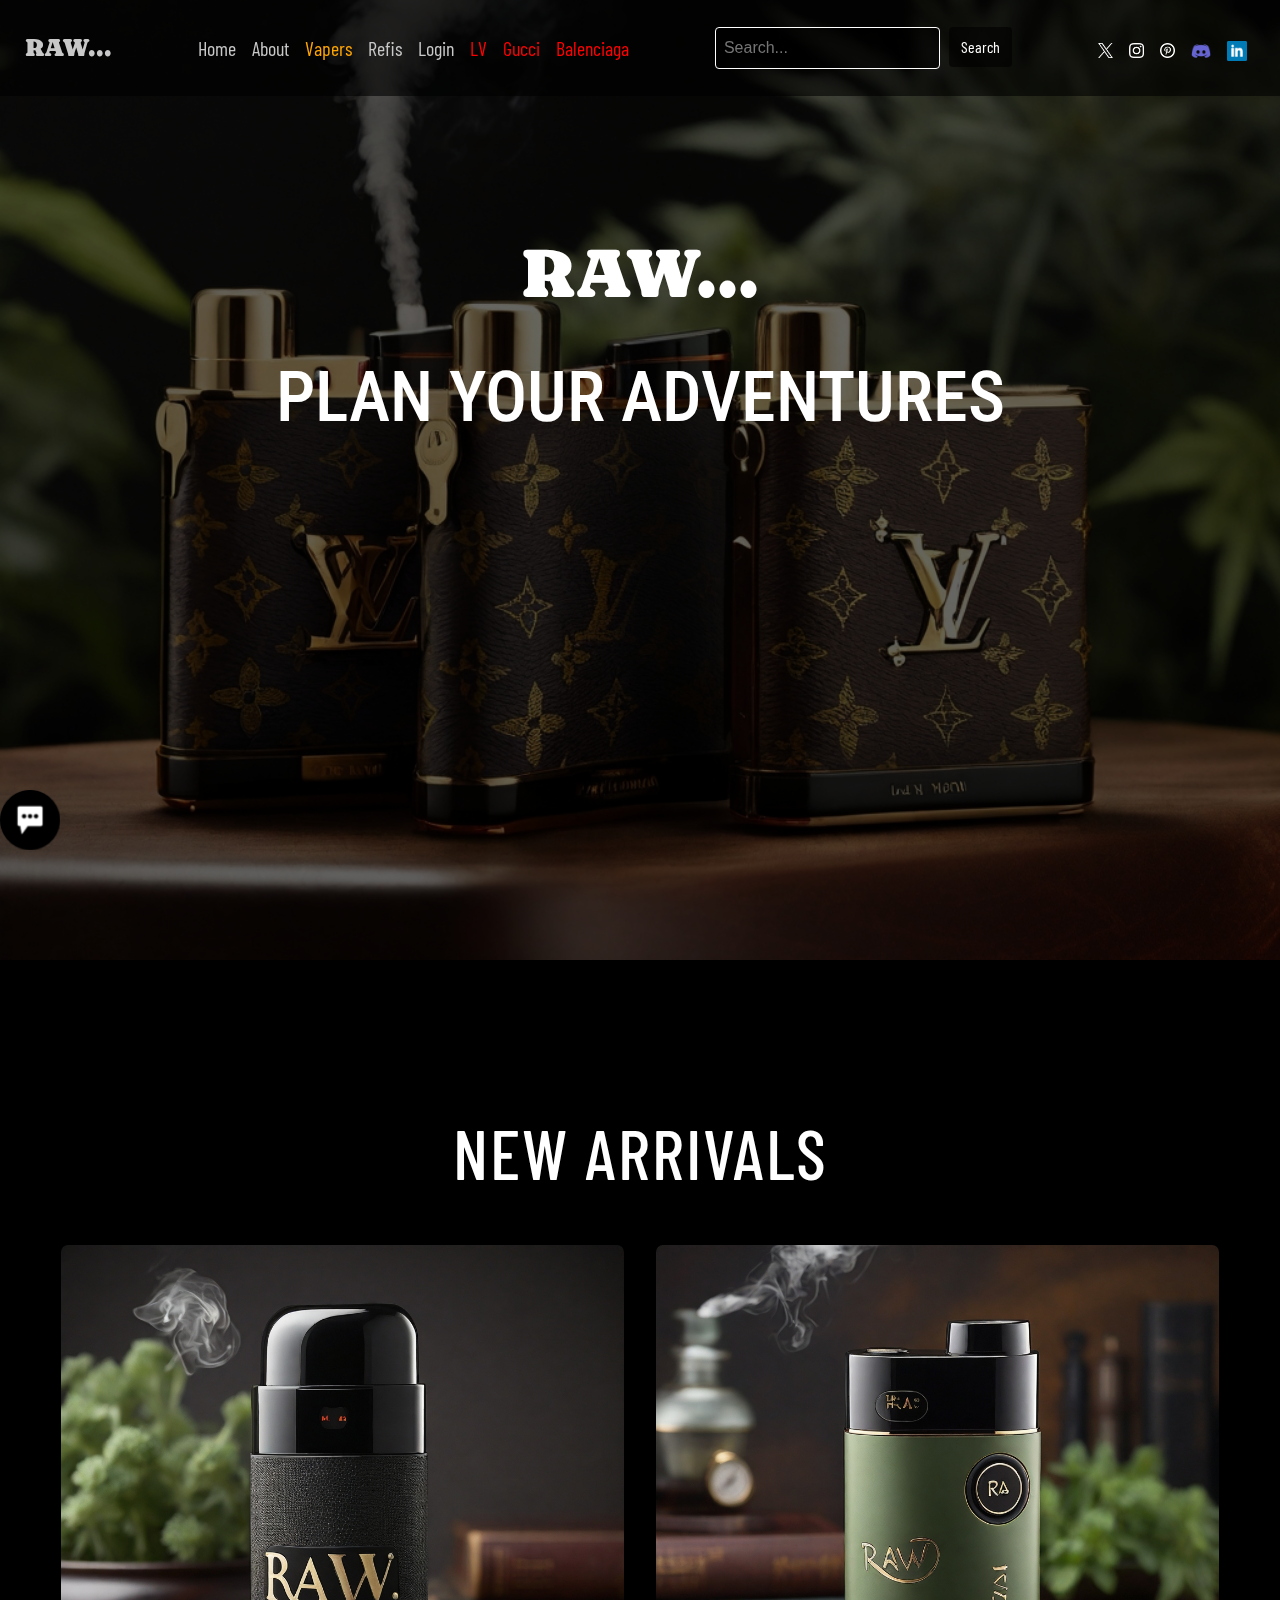
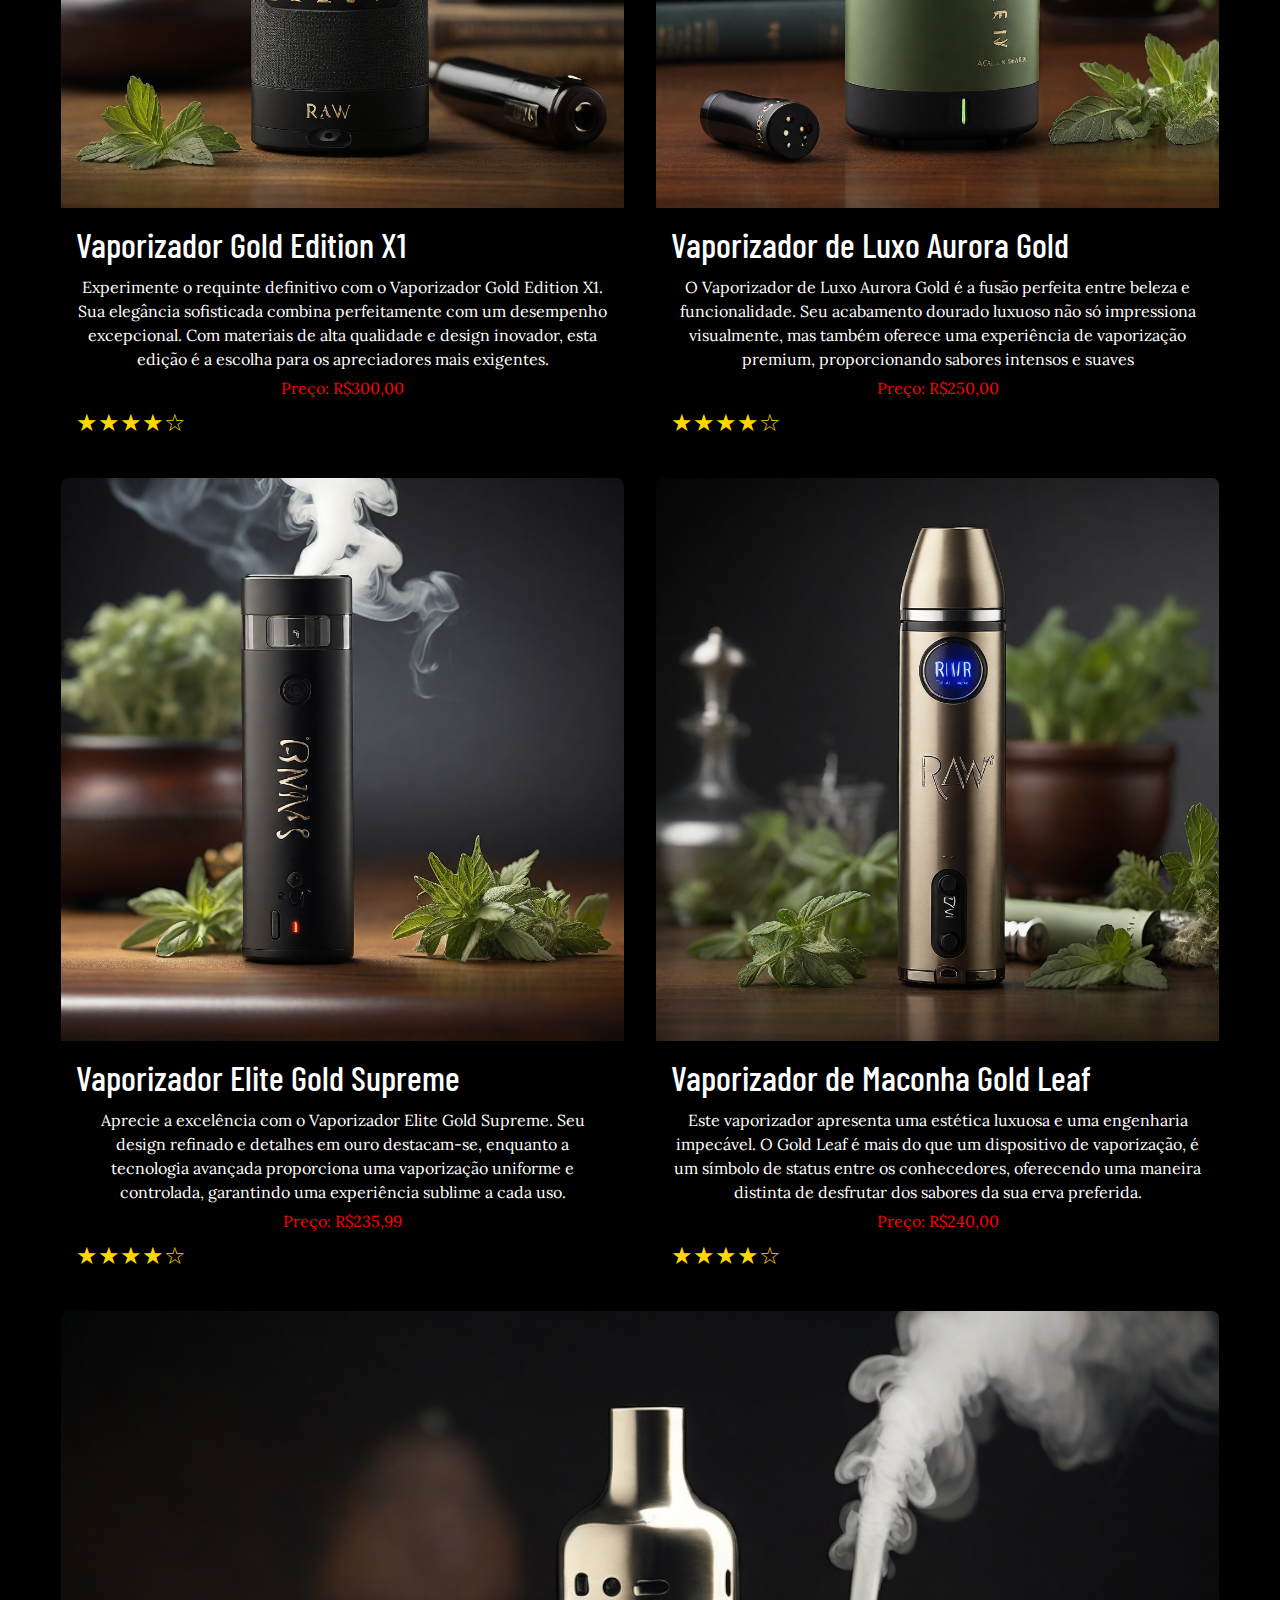
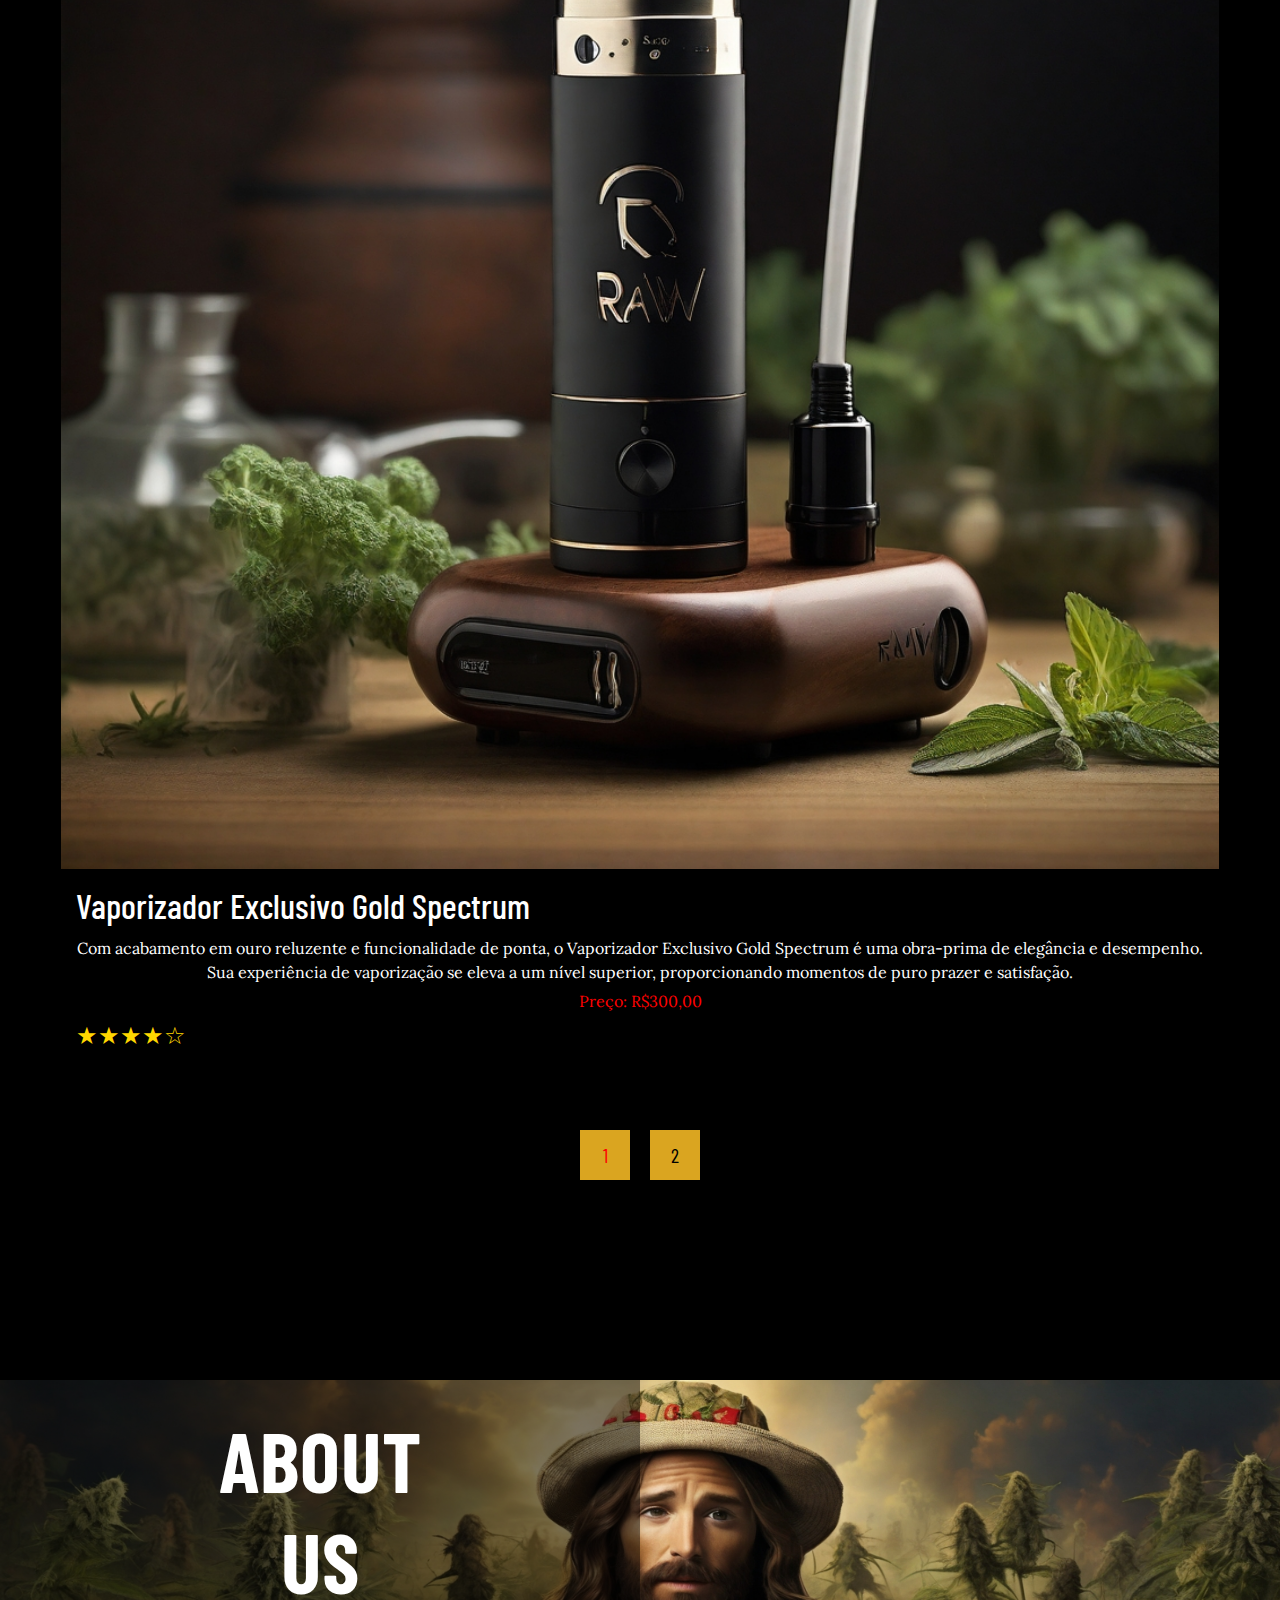
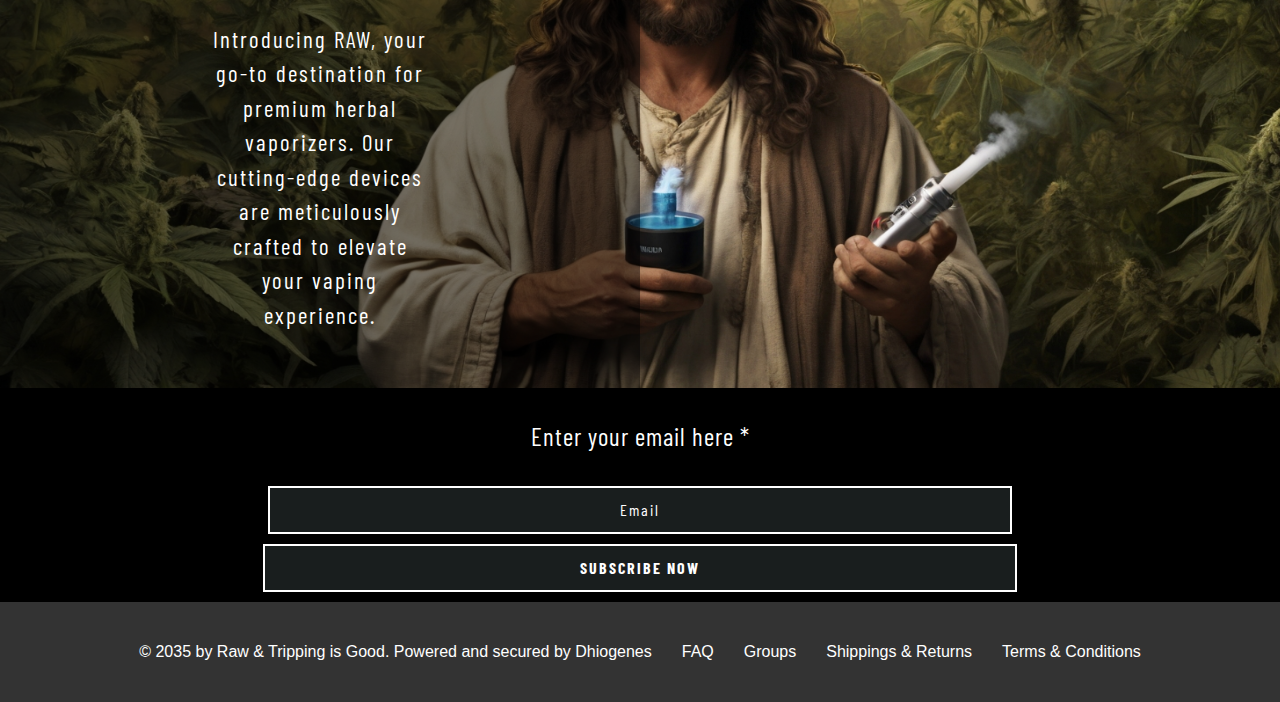
<file: RAW/shop_all.html>
<!DOCTYPE html>
<html lang="en">
<head>
    <meta charset="UTF-8">
    <meta http-equiv="X-UA-Compatible" content="IE=edge">
    <meta name="viewport" content="width=device-width, initial-scale=1.0">
    <link rel="stylesheet" href="https://maxcdn.bootstrapcdn.com/bootstrap/4.5.2/css/bootstrap.min.css">
    <link rel="preconnect" href="https://fonts.googleapis.com">
<link rel="preconnect" href="https://fonts.gstatic.com" crossorigin>
<link href="https://fonts.googleapis.com/css2?family=Caprasimo&display=swap" rel="stylesheet">
<link rel="preconnect" href="https://fonts.googleapis.com">
<link rel="preconnect" href="https://fonts.gstatic.com" crossorigin>
<link href="https://fonts.googleapis.com/css2?family=Barlow+Condensed:wght@100;200;300&display=swap" rel="stylesheet">
<link rel="preconnect" href="https://fonts.googleapis.com">
<link rel="preconnect" href="https://fonts.gstatic.com" crossorigin>
<link href="https://fonts.googleapis.com/css2?family=Roboto+Condensed:wght@300;400&display=swap" rel="stylesheet">
<link rel="preconnect" href="https://fonts.googleapis.com">
<link rel="preconnect" href="https://fonts.gstatic.com" crossorigin>
<link href="https://fonts.googleapis.com/css2?family=Lora&display=swap" rel="stylesheet">
    <link rel="stylesheet" href="index.css">
    <title>Shop All</title>
</head>
<body>
    <nav id="nav-general" class="navbar navbar-expand-lg  fixed-top">
        <a style="text-decoration: none;" id="logo" class="logo" href="index.html">RAW...</a>
        <button class="navbar-toggler" type="button" data-toggle="collapse" data-target="#navbarNav" aria-controls="navbarNav" aria-expanded="false" aria-label="Toggle navigation">
          <span class="navbar-toggler-icon"></span>
        </button>
        <div class="collapse navbar-collapse" id="navbarNav">
          <ul class="navbar-nav ml-auto">
            <li class="nav-item active">
              <a class="nav-link" href="index.html">Home</a>
            </li>
            <li class="nav-item">
              <a class="nav-link" href="#aboutus">About</a>
            </li>
            <li class="nav-item">
              <a style="color: orange;" class="nav-link" href="#">Vapers</a>
            </li>
            <li class="nav-item">
              <a class="nav-link" href="refil.html">Refis</a>
            </li>
            <li class="nav-item">
              <a class="nav-link" href="login.html">Login</a>
            </li>
            <li class="nav-item">
              <a style="color: red;" class="nav-link" href="louis.html">LV</a>
            </li>
            <li class="nav-item">
              <a style="color: red;" class="nav-link" href="gucci.html">Gucci</a>
            </li>
            <li class="nav-item">
              <a style="color: red;" class="nav-link" href="bl.html">Balenciaga</a>
            </li>
          </ul>

          <div class="search-container">
            <form id="searchForm" action="/search" method="GET">
              <input type="text" id="searchInput" placeholder="Search..." name="search">
              <button type="submit">Search</button>
            </form>
          </div>

          <ul class="navbar-nav ml-auto">
            <li class="nav-item">
              <a class="nav-link" href="#"><i class="fab fa-facebook">
                <img src="imagens/x-cutout.png" height="15px">
              </i></a>
            </li>
            <li class="nav-item">
              <a class="nav-link" href="https://www.instagram.com/heheh_boy/"><i class="fab instgran">
                <img src="imagens/insta-cutout.png" height="15px">
              </i></a>
            </li>
            <li class="nav-item">
              <a class="nav-link" href="#"><i class="fab pinterest">
                <img src="imagens/pinterest-cutout.png" height="15px">
              </i></a>
            </li>
            <li class="nav-item">
              <a class="nav-link" href="#"><i class="fab pinterest">
                <img src="imagens/discord.png" height="20px">
              </i></a>
            </li>
            <li class="nav-item">
              <a class="nav-link" href="#"><i class="fab pinterest">
                <img src="imagens/linkedin.png" height="20px">
              </i></a>
            </li>
          </ul>
        </div>
      </nav>

      <div class="image-container">
        <img class="banner" src="imagens/lv.jpg" alt="Imagem">
        <div class="overlay">
          <h1 class="trip-banner_2">RAW...</h1>
          <h1 class="trip-banner">PLAN YOUR ADVENTURES</h1>
        </div>
      </div>

      <div class="tl-primal">
        <h1 class="primal-tl">NEW ARRIVALS</h1>
      </div>

      <div class="container">
        <div class="row">
          <div class="col">
            <div class="card">
              <a href="produto1.html">
              <img src="imagens/v-raw.jpg" alt="Produto 1">
              </a>
              <div class="card-info">
                <h3 class="nome_p">Vaporizador Gold Edition X1</h3>
                <p>Experimente o requinte definitivo com o Vaporizador Gold 
                  Edition X1. Sua elegância sofisticada combina perfeitamente 
                  com um desempenho excepcional. Com materiais de alta qualidade 
                  e design inovador, esta edição é a escolha para os apreciadores 
                  mais exigentes.</p>
                <p style="color: red;">Preço: R$300,00</p>
                <div class="rating">
              &#9733;&#9733;&#9733;&#9733;&#9734; <!-- Cinco estrelas, quatro preenchidas e uma vazia -->
            </div>
              </div>
            </div>
          </div>
          <!-- Repita esta estrutura para os outros produtos -->
          
          <div class="col">
            <div class="card">
              <a href="produto2.html">
              <img src="imagens/v2.jpg" alt="Produto 2">
              </a>
              <div class="card-info">
                <h3 class="nome_p">Vaporizador de Luxo Aurora Gold</h3>
                <p>O Vaporizador de Luxo Aurora Gold é a fusão perfeita entre beleza e 
                  funcionalidade. Seu acabamento dourado luxuoso não só impressiona 
                  visualmente, mas também oferece uma experiência de vaporização 
                  premium, proporcionando sabores intensos e suaves</p>
                <p style="color: red;">Preço: R$250,00</p>
                <div class="rating">
              &#9733;&#9733;&#9733;&#9733;&#9734; <!-- Cinco estrelas, quatro preenchidas e uma vazia -->
            </div>
              </div>
            </div>
          </div>
          <!-- Repita esta estrutura para os outros produtos -->
        </div>

        <div class="row">
          <div class="col">
            <div class="card">
              <a href="produto3.html">
              <img src="imagens/v3.jpg" alt="Produto 1">
              </a>
              <div class="card-info">
                <h3 class="nome_p">Vaporizador Elite Gold Supreme</h3>
                <p>Aprecie a excelência com o Vaporizador Elite Gold Supreme. 
                  Seu design refinado e detalhes em ouro destacam-se, enquanto a 
                  tecnologia avançada proporciona uma vaporização uniforme e 
                  controlada, garantindo uma experiência sublime a cada uso.</p>
                <p style="color: red;">Preço: R$235,99</p>
                <div class="rating">
              &#9733;&#9733;&#9733;&#9733;&#9734; <!-- Cinco estrelas, quatro preenchidas e uma vazia -->
            </div>
              </div>
            </div>
          </div>
          <!-- Repita esta estrutura para os outros produtos -->
          
          <div class="col">
            <div class="card">
              <a href="product4.html">
              <img src="imagens/v4.jpg" alt="Produto 2">
              </a>
              <div class="card-info">
                <h3 class="nome_p">Vaporizador de Maconha Gold Leaf</h3>
                <p>Este vaporizador apresenta uma estética luxuosa e uma engenharia 
                  impecável. O Gold Leaf é mais do que um dispositivo de vaporização, 
                  é um símbolo de status entre os conhecedores, oferecendo uma maneira 
                  distinta de desfrutar dos sabores da sua erva preferida.</p>
                <p style="color: red;">Preço: R$240,00</p>
                <div class="rating">
              &#9733;&#9733;&#9733;&#9733;&#9734; <!-- Cinco estrelas, quatro preenchidas e uma vazia -->
            </div>
              </div>
            </div>
          </div>
          <!-- Repita esta estrutura para os outros produtos -->
        </div>

        <div class="row">
          <div class="col">
            <div class="card">
              <a href="produto5.html">
              <img src="imagens/v5.jpg" alt="Produto 1">
              </a>
              <div class="card-info">
                <h3 class="nome_p">Vaporizador Exclusivo Gold Spectrum</h3>
                <p>Com acabamento em ouro reluzente e funcionalidade de ponta, o 
                  Vaporizador Exclusivo Gold Spectrum é uma obra-prima de elegância e 
                  desempenho. Sua experiência de vaporização se eleva a um nível 
                  superior, proporcionando momentos de puro prazer e satisfação.</p>
                <p style="color: red;">Preço: R$300,00</p>
                <div class="rating">
                  &#9733;&#9733;&#9733;&#9733;&#9734; <!-- Cinco estrelas, quatro preenchidas e uma vazia -->
                </div>
              </div>
            </div>
          </div>
          <!-- Repita esta estrutura para os outros produtos -->
        </div>
      </div>

      <a href="shop_all.html">
        <div class="container2">
          <div style="color: red;" class="square">
            <span class="number">1</span>
          </div>
        </a>
  
        <a href="shop_2.html">
          <div class="square">
            <span class="number">2</span>
          </div>
        </div>
        </a>

      <div id="aboutus" class="man-container">
        <img class="img-3" src="imagens/jesus.jpg" alt="Imagem" height="300px" width="1350px">
        <div class="shadow">
            <h2 class="img-tl">ABOUT US</h2>
            <p class="p-tl">
              Introducing RAW, your go-to destination for premium herbal vaporizers. 
              Our cutting-edge devices are meticulously crafted to elevate your vaping 
              experience. 
                </p>
        </div>
    </div>

      

      <div class="email-final">Enter your email here *</div>
      <div class="bt-final-2">
        <a href="login.html">
        <button class="btn-final">Email</button>
        </a>
      </div>
      <div class="bt-final-3">
        <a href="login.html">
        <button class="btn-final-1">SUBSCRIBE NOW</button>
        </a>
      </div>
      </div>

      <div class="navbar-final">
        <a style="text-decoration: none;" class="creator" href="#">© 2035 by Raw & Tripping is Good. Powered and secured by Dhiogenes</a>
        <a class="lnk-final" href="#">FAQ</a>
        <a class="lnk-final" href="#">Groups</a>
        <a class="lnk-final" href="#">Shippings & Returns</a>
        <a class="lnk-final" href="#">Terms & Conditions</a>
      </div>

      



      <div class="chat-button">
        <a href="login.html">
            <img src="imagens/mensagem1.png" alt="" height="60px">
        </a>
    </div>

    <script src="index.js"></script>

</body>
</html>
</file>
<file: RAW/index.css>
.navbar {
    background-color: rgba(0, 0, 0, 0.6);
    padding: 25px 25px;
  }
  
.brand {
    font-size: 20px;
}

body {
    margin: 0;
    padding: 0;
    background: black;
  }
  
  .image-container {
    position: relative;
  }
  
  .image-container img {
    width: 100%;
    height: auto;
    display: block;
  }
  
  .overlay {
    position: absolute;
    top: 0;
    left: 0;
    right: 0;
    bottom: 0;
    background-color: rgba(0, 0, 0, 0.6);
    color: #ffffff;
    padding: 20px;
    display: flex;
    flex-direction: column;
    justify-content: center;
    align-items: center;
  }
  
  h1 {
    font-size: 36px;
    margin-bottom: 10px;
  }
  
  p {
    font-size: 18px;
    text-align: center;
  }

  .logo {
    color: rgb(200, 200, 200);
    font-family: 'Caprasimo', cursive;
    font-size: 25px;
  }

  .logo:hover {
    color: white;
    font-size: 29px;
    transition: 0.8s;
  }

  .nav-link {
    font-family: 'Barlow Condensed', sans-serif;
    color: rgb(200, 200, 200);
    font-size: 20px;
  }

  .nav-link:hover {
    color: white;
    font-size: 25px;
    transition: 0.8s;
  }

  .trip-banner {
    font-family: 'Roboto Condensed', sans-serif;
    padding: 20px 20px;
    padding-bottom: 300px;
    font-size: 70px;
  }

  .trip-banner_2 {
    font-family: 'Caprasimo', cursive;
    padding: 20px 20px;
    padding-bottom: 10px;
    font-size: 70px;
  }

  .trip-bt {
    padding: 20px 20px;
    border: none;
  }

  .bag {
    float: right;
  }

  .arrivals {
    padding: 10px 10px;
    display: flex;
    justify-content: center;
    text-align: center;
    padding-top: 160px;
  }

  .new {
    color: white;
    font-family: 'Barlow Condensed', sans-serif;
    font-size: 60px;
  }

  .bt-tp-container {
    display: flex;
    justify-content: center;
  }

  .tp-bt {
    padding: 20px 50px;
    border: 5px solid white;
    font-family: 'Lora', serif;
    font-size: 17px;
    background: black;
    color: white;
  }

  .tp-bt:hover {
    background-color: white;
    color: black;
    transition: 0.8s;
  }


  
  .image-container-1 {
    display: flex;
  }
  
  .image-container-1 img {
    flex: 1;
    width: 0;
    height: auto;
  }

.img-con {
    padding-top: 300px;
}

.image-title {
    position: absolute;
    top: 50%;
    left: 50%;
    transform: translate(-50%, -50%);
    color: #fff;
    background-color: rgba(0, 0, 0, 0.7);
    padding: 10px 20px;
    border-radius: 5px;
    display: none;
  }

  /* Efeito hover na imagem */
  .image-container-1:hover .image-title {
    display: block;
  }

  /* Opacidade da imagem durante o hover */
  .image-container-1:hover img {
    opacity: 0.7;
  }

  .txt-sub {
    padding: 20px 30px;
    display: flex;
    justify-content: center;
    padding-top: 120px;
  }

  .title-sub {
    color: white;
    font-family: 'Barlow Condensed', sans-serif;
    letter-spacing: 2px;
    font-size: 80px;
  }

  .text-sub {
    color: white;
    font-family: 'Lora', serif;
    font-size: 30px;
  }

  .image-container-2 {
    display: flex;
    justify-content: center;
    margin: 20px 0;
  }

  .image-container .image-card{
    text-align: center;
  }

  .image-card img {
    border: none;
    padding: 50px 100px;
  }

  .image-card h2 {
    margin-top: 10px;
  }

  .image-card p {
    margin-top: 5px;
  }

  .name-vape {
    color:white;
    font-family: 'Barlow Condensed', sans-serif;
    letter-spacing: 2px;
    font-weight: bold;
    text-align: center;
  }

  .price {
    color:white;
    text-align: center;
    font-family: 'Lora', serif;

  }

  .img-bt:hover {
    padding: 20px 20px;
    background-color: red;
    transition: 0.8s;
  }

.man-container { 
  position: relative;
  width: 100%;
  max-width: 4000px; /* Define o tamanho máximo da imagem, ajuste conforme necessário */
  margin: 0 auto;
  padding-top: 180px;
}

.img-3 {
  display: block;
  height: 608px;
}

.shadow {
    position: absolute;
    top: 0;
    left: 0;
    width: 50%;
    height: 100%; /* Ajuste a altura da sobreposição conforme necessário (50% significa que metade da imagem será coberta) */
    background-color: rgba(0, 0, 0, 0.5); /* Aqui você pode ajustar a cor escura e a transparência (aqui, usamos preto com 50% de opacidade) */
    color: white;
    padding: 210px;
    box-sizing: border-box;
}

.img-tl {
    margin: 0;
    padding: 0;
    font-size: 84px;
    text-align: center;
    font-family: 'Barlow Condensed', sans-serif;
    font-weight: bold;
    letter-spacing: 1px;
}

.p-tl {
    margin: 10px 0 0;
    padding: 0;
    font-size: 23px;
    text-align: center;
    font-family: 'Barlow Condensed', sans-serif;
    letter-spacing: 2px;

}


.tl-final {
  display: flex;
  justify-content: center;
  padding-top: 80px;
}

.gray-container {
  background: rgb(25,30, 30);
}

.final-tl {
  color: white;
  font-family: 'Barlow Condensed', sans-serif;
  letter-spacing: 2px;
  font-size: 70px;
}

.p-final {
  color: #fff;
  display: flex;
  justify-content: center;
  font-family: 'Lora', serif;
  letter-spacing: 2px;
  font-size: 20px;
}

.email-final {
  display: flex;
  justify-content: center;
  text-align: center;
  color: white;
  padding-top: 30px;
  font-family: 'Barlow Condensed', sans-serif;
  font-size: 25px;
  letter-spacing: 1px;
}

.bt-final-2 {
  display: flex;
  justify-content: center;
  padding-top: 30px;
}

.btn-final {
  padding: 10px 350px;
  color: white;
  background-color: rgb(25,30, 30);
  border: 2px solid white;
  font-family: 'Barlow Condensed', sans-serif;
  letter-spacing: 2px;
}

.btn-final:hover {
  background-color: black;
  color: white;
  padding: 15px 400px;
  transition: 0.8s;
}

.bt-final-3 {
  display: flex;
  justify-content: center;
  padding: 10px 80px;
}

.btn-final-1 {
  padding: 10px 315px;
  color: white;
  background-color: rgb(25,30, 30);
  border: 2px solid white;
  font-family: 'Barlow Condensed', sans-serif;
  letter-spacing: 2px;
  font-weight: bold;
}

.btn-final-1:hover {
  padding: 15px 375px;
  color: white;
  background-color: black;
  transition: 0.8s;
}

.gray-container-2 {
  background: rgb(25,30, 30);
}

.navbar-final {
  padding: 50px 50px;
  background-color: #333;
  color: #fff;
  display: flex;
  justify-content: center;
  align-items: center;
  height: 50px;
  bottom: 0;
  left: 0;
  width: 100%;
}

.navbar-final a {
  color: #fff;
  text-decoration: none;
  margin: 0 15px;
}

.navbar-final a:hover {
  color: #f2f2f2;
}

.chat-button {
  position: fixed;
  bottom: 50px;
  float: right;
}

.tl-primal {
  display: flex;
  justify-content: center;
  padding: 20px 20px;
  padding-top: 150px;
}

.primal-tl {
  color: white;
  font-family: 'Barlow Condensed', sans-serif;
  font-size: 70px;
  letter-spacing: 2px;
}


/* CSS for responsiveness */
@media screen and (max-width: 767px) {
  /* Hide more images */
  .image-container img,
  .img-3,
  .image-container-1 img {
      display: none;
  }

  /* Center elements */
  body {
      display: flex;
      flex-direction: column;
      align-items: center;
  }

  /* Center nav-bar items */
  #nav-general {
      justify-content: center;
  }
  .navbar-nav {
      display: flex;
      justify-content: center;
      align-items: center;
      width: 100%;
      text-align: center;
  }
  .navbar-nav li {
      margin: 5px;
  }
  .navbar-toggler {
      order: 1;
      margin-right: 0;
  }
  .navbar-collapse {
      order: 3;
      width: 100%;
      margin-top: 10px;
  }

  /* Remove texts from the sub-bar */
  .image-container-1 .image-title,
  .txt-sub,
  .txt-sub-2,
  .final-tl,
  .p-tl,
  .creator,
  .p-final,
  .email-final {
      display: none;
  }

  /* Minimize titles */
  .title-sub,
  .final-tl,
  .img-tl {
      font-size: 18px; /* Adjust font size */
  }

  /* Reduce button sizes */
  .tp-bt,
  .btn-final,
  .btn-final-1 {
      font-size: 12px;
      padding: 6px 12px;
  }

  /* Adjust other elements as needed */
  .arrivals,
  .bt-tp-container,
  .image-card,
  .man-container,
  .gray-container-2,
  .navbar-final,
  .chat-button {
      text-align: center;
      margin: 10px auto; /* Center and provide space */
      max-width: 90%; /* Limit width for better mobile layout */
  }
}
.container {
  max-width: 1200px;
  margin: 0 auto;
  padding: 20px;
}

.row {
  display: flex;
  flex-wrap: wrap;
  justify-content: space-between;
}

.col {
  flex-basis: calc(50% - 20px);
  margin-bottom: 20px;
}

/* Estilos dos cards */
.card {
  background-color:black;
  border-radius: 8px;
  box-shadow: 0 4px 8px rgba(0, 0, 0, 0.1);
  overflow: hidden;
}

.card img {
  width: 100%;
  height: auto;
}

.card-info {
  padding: 15px;
}

.card-info h3 {
  margin-bottom: 10px;
  font-size: 35px;
}

.card-info p {
  margin-bottom: 5px;
  font-size: 1em;
  color: white;
  font-family: 'Lora', serif;
}

.nome_p{
  color: white;
  font-family: 'Barlow Condensed', sans-serif;
}

/* Estilos adicionais para as estrelas de classificação */
.rating {
  color: #ffd700; /* Cor das estrelas preenchidas */
  font-size: 24px; /* Tamanho das estrelas */
}

/* Estilos para a página de detalhes do produto */
.container {
  max-width: 1200px;
  margin: 0 auto;
  padding: 20px;
}

.product-details {
  display: flex;
  align-items: center;
}

.product-image {
  flex: 1;
  margin-right: 20px;
}

.product-image img {
  width: 100%;
  height: auto;
}

.product-info {
  flex: 1;
}

.product-info h2 {
  font-size: 54px;
  margin-bottom: 10px;
  color: white;
  font-family: 'Barlow Condensed', sans-serif;
}

.product-info p {
  font-size: 16px;
  margin-bottom: 8px;
  color: white;
  font-family: 'Lora', serif;

}

.buy-btn,
.add-to-cart-btn {
  padding: 10px 20px;
  font-size: 16px;
  border: none;
  cursor: pointer;
  margin-top: 10px;
}

.buy-btn {
  background-color:white; /* Dourado mais escuro */
  ; /* Cor do botão 'Comprar' */
  color: black;
  border-radius: 10px;
  font-family: 'Barlow Condensed', sans-serif;
  font-size: 20px;
}

.buy-btn:hover{
  background-color: black;
  color: white;
  transition: 0.6s;
}
.add-to-cart-btn {
  background-color:white; /* Dourado mais escuro */
  ; /* Cor do botão 'Adicionar ao Carrinho' */
  color: black;
  border-radius: 10px;
  font-family: 'Barlow Condensed', sans-serif;
  font-size: 20px;
}

.add-to-cart-btn:hover{
  background-color: red;
  color: black;
  transition: 0.6s;
}

#primal-color {
  color: rgb(218, 165, 32); /* Dourado mais escuro */

}

#price-id {
  color: red;
}

#p-vap {
  font-size: 20px;
}

/* Estilos adicionais para a página de detalhes do produto */

.product-color {
  width: 20px; /* Largura da representação da cor */
  height: 20px; /* Altura da representação da cor */
  border-radius: 50%; /* Borda circular */
  background-color: gray; /* Cor de exemplo (substitua pelo código de cor do produto) */
  margin-bottom: 10px;
}

/* Estilos para os quadrados com números */

.container2 {
  display: flex;
  justify-content: center;
  align-items: center;
  height: 10vh; /* Altura da tela inteira */
}

.square {
  width: 50px; /* Largura do quadrado */
  height: 50px; /* Altura do quadrado */
  margin: 10px; /* Espaço entre os quadrados */
  display: flex;
  justify-content: center;
  align-items: center;
  background-color: rgb(218, 165, 32); /* Cor de fundo do quadrado */
  color: black; /* Cor do número */
  font-size: 20px; /* Tamanho do número */
  font-family: 'Barlow Condensed', sans-serif;

}

.square:hover{
  background-color: white;
  color: black;
  transition: 0.7s;
}

#pd-color{
  background-color: green;
}

#pd-color2{
  background-color: black;
  border: white 2px;
}

#pd-color3{
  background-color: gold;
}

/* Add styles for the search container */
.search-container {
  display: flex;
  align-items: center;
  margin-left: auto;
}

/* Style for the search input */
.search-container input[type="text"] {
  padding: 8px;
  margin-right: 5px;
  border-radius: 4px;
  border: 1px solid ;
  color: white;
  background-color: rgba(0, 0, 0, 0.6);

}

/* Style for the search button */
.search-container button {
  padding: 8px 12px;
  border-radius: 4px;
  background-color: rgba(0, 0, 0, 0.6); /* You can change this color */
  color: white;
  border: none;
  cursor: pointer;
  font-family: 'Barlow Condensed', sans-serif;
}

.search-container button:hover{
  background-color: orange;
  color: black;
  transition: 0.7s;
}
</file>
<file: RAW/balenciaga.css>
.navbar {
    background-color: rgba(0, 0, 0, 0.9);
    background-image: url(imagens/balenc.webp);
  padding: 25px 25px;
}

.brand {
  font-size: 20px;
}

body {
  margin: 0;
  padding: 0;
  background-image: url(imagens/balenc.webp);
}

.image-container {
  position: relative;
}

.image-container img {
  width: 100%;
  height: auto;
  display: block;
}

.overlay {
  position: absolute;
  top: 0;
  left: 0;
  right: 0;
  bottom: 0;
  background-color: rgba(0, 0, 0, 0.6);
  color: white;
  padding: 20px;
  display: flex;
  flex-direction: column;
  justify-content: center;
  align-items: center;
}

h1 {
  font-size: 36px;
  margin-bottom: 10px;
}

p {
  font-size: 18px;
  text-align: center;
}

.logo {
  color: white;
  font-family: 'Caprasimo', cursive;
  font-size: 25px;
}

.logo:hover {
  color: pink;
  font-size: 29px;
  transition: 0.8s;
}

.nav-link {
  font-family: 'Barlow Condensed', sans-serif;
  color: white;
  font-size: 20px;
}

.nav-link:hover {
  color: pink;
  font-size: 25px;
  transition: 0.8s;
}

.trip-banner {
  font-family: 'Roboto Condensed', sans-serif;
  padding: 20px 20px;
  padding-bottom: 300px;
  font-size: 70px;
}

.trip-banner_2 {
  font-family: 'Caprasimo', cursive;
  padding: 20px 20px;
  padding-bottom: 10px;
  font-size: 70px;
}

.trip-bt {
  padding: 20px 20px;
  border: none;
}

.bag {
  float: right;
}

.arrivals {
  padding: 10px 10px;
  display: flex;
  justify-content: center;
  text-align: center;
  padding-top: 160px;
}

.new {
  color: black;
  font-family: 'Barlow Condensed', sans-serif;
  font-size: 60px;
}

.bt-tp-container {
  display: flex;
  justify-content: center;
}

.tp-bt {
  padding: 20px 50px;
  border: 5px solid white;
  font-family: 'Lora', serif;
  font-size: 17px;
  background: black;
  color: white;
}

.tp-bt:hover {
  background-color: white;
  color: black;
  transition: 0.8s;
}



.image-container-1 {
  display: flex;
}

.image-container-1 img {
  flex: 1;
  width: 0;
  height: auto;
}

.img-con {
  padding-top: 300px;
}

.image-title {
  position: absolute;
  top: 50%;
  left: 50%;
  transform: translate(-50%, -50%);
  color: #fff;
  background-color: rgba(0, 0, 0, 0.7);
  padding: 10px 20px;
  border-radius: 5px;
  display: none;
}

/* Efeito hover na imagem */
.image-container-1:hover .image-title {
  display: block;
}

/* Opacidade da imagem durante o hover */
.image-container-1:hover img {
  opacity: 0.7;
}

.txt-sub {
  padding: 20px 30px;
  display: flex;
  justify-content: center;
  padding-top: 120px;
}

.title-sub {
  color: white;
  font-family: 'Barlow Condensed', sans-serif;
  letter-spacing: 2px;
  font-size: 80px;
}

.text-sub {
  color: white;
  font-family: 'Lora', serif;
  font-size: 30px;
}

.image-container-2 {
  display: flex;
  justify-content: center;
  margin: 20px 0;
}

.image-container .image-card{
  text-align: center;
}

.image-card img {
  border: none;
  padding: 50px 100px;
}

.image-card h2 {
  margin-top: 10px;
}

.image-card p {
  margin-top: 5px;
}

.name-vape {
  color:white;
  font-family: 'Barlow Condensed', sans-serif;
  letter-spacing: 2px;
  font-weight: bold;
  text-align: center;
}

.price {
  color:white;
  text-align: center;
  font-family: 'Lora', serif;

}

.img-bt:hover {
  padding: 20px 20px;
  background-color: red;
  transition: 0.8s;
}

.man-container { 
position: relative;
width: 100%;
max-width: 4000px; /* Define o tamanho máximo da imagem, ajuste conforme necessário */
margin: 0 auto;
padding-top: 180px;
}

.img-3 {
display: block;
height: 608px;
}

.shadow {
  position: absolute;
  top: 0;
  left: 0;
  width: 50%;
  height: 100%; /* Ajuste a altura da sobreposição conforme necessário (50% significa que metade da imagem será coberta) */
  background-color: rgba(0, 0, 0, 0.5); /* Aqui você pode ajustar a cor escura e a transparência (aqui, usamos preto com 50% de opacidade) */
  color: white;
  padding: 210px;
  box-sizing: border-box;
}

.img-tl {
  margin: 0;
  padding: 0;
  font-size: 84px;
  text-align: center;
  font-family: 'Barlow Condensed', sans-serif;
  font-weight: bold;
  letter-spacing: 1px;
}

.p-tl {
  margin: 10px 0 0;
  padding: 0;
  font-size: 23px;
  text-align: center;
  font-family: 'Barlow Condensed', sans-serif;
  letter-spacing: 2px;

}


.tl-final {
display: flex;
justify-content: center;
padding-top: 80px;
}

.gray-container {
 background-image: url(imagens/lvdark.jpeg);   
}
.final-tl {
color: white;
font-family: 'Barlow Condensed', sans-serif;
letter-spacing: 2px;
font-size: 70px;
}

.p-final {
color: #fff;
display: flex;
justify-content: center;
font-family: 'Lora', serif;
letter-spacing: 2px;
font-size: 20px;
}

.email-final {
display: flex;
justify-content: center;
text-align: center;
color: white;
padding-top: 30px;
font-family: 'Barlow Condensed', sans-serif;
font-size: 25px;
letter-spacing: 1px;
}

.bt-final-2 {
display: flex;
justify-content: center;
padding-top: 30px;
}

.btn-final {
padding: 10px 350px;
color: white;
background-color: rgb(25,30, 30);
border: 2px solid white;
font-family: 'Barlow Condensed', sans-serif;
letter-spacing: 2px;
}

.btn-final:hover {
background-color: black;
color: white;
padding: 15px 400px;
transition: 0.8s;
}

.bt-final-3 {
display: flex;
justify-content: center;
padding: 10px 80px;
}

.btn-final-1 {
padding: 10px 315px;
color: white;
background-color: rgb(25,30, 30);
border: 2px solid white;
font-family: 'Barlow Condensed', sans-serif;
letter-spacing: 2px;
font-weight: bold;
}

.btn-final-1:hover {
padding: 15px 375px;
color: white;
background-color: black;
transition: 0.8s;
}

.gray-container-2 {
background: rgb(25,30, 30);
}

.navbar-final {
padding: 50px 50px;
background-color: #333;
color: #fff;
display: flex;
justify-content: center;
align-items: center;
height: 50px;
bottom: 0;
left: 0;
width: 100%;
}

.navbar-final a {
color: #fff;
text-decoration: none;
margin: 0 15px;
}

.navbar-final a:hover {
color: #f2f2f2;
}

.chat-button {
position: fixed;
bottom: 50px;
float: right;
}

.tl-primal {
display: flex;
justify-content: center;
padding: 20px 20px;
padding-top: 150px;
}

.primal-tl {
color: white;
font-family: 'Barlow Condensed', sans-serif;
font-size: 70px;
letter-spacing: 2px;
}


/* CSS for responsiveness */
@media screen and (max-width: 767px) {
/* Hide more images */
.image-container img,
.img-3,
.image-container-1 img {
    display: none;
}

/* Center elements */
body {
    display: flex;
    flex-direction: column;
    align-items: center;
}

/* Center nav-bar items */
#nav-general {
    justify-content: center;
}
.navbar-nav {
    display: flex;
    justify-content: center;
    align-items: center;
    width: 100%;
    text-align: center;
}
.navbar-nav li {
    margin: 5px;
}
.navbar-toggler {
    order: 1;
    margin-right: 0;
}
.navbar-collapse {
    order: 3;
    width: 100%;
    margin-top: 10px;
}

/* Remove texts from the sub-bar */
.image-container-1 .image-title,
.txt-sub,
.txt-sub-2,
.final-tl,
.p-tl,
.creator,
.p-final,
.email-final {
    display: none;
}

/* Minimize titles */
.title-sub,
.final-tl,
.img-tl {
    font-size: 18px; /* Adjust font size */
}

/* Reduce button sizes */
.tp-bt,
.btn-final,
.btn-final-1 {
    font-size: 12px;
    padding: 6px 12px;
}

/* Adjust other elements as needed */
.arrivals,
.bt-tp-container,
.image-card,
.man-container,
.gray-container-2,
.navbar-final,
.chat-button {
    text-align: center;
    margin: 10px auto; /* Center and provide space */
    max-width: 90%; /* Limit width for better mobile layout */
}
}
.container {
max-width: 1200px;
margin: 0 auto;
padding: 20px;
}

.row {
display: flex;
flex-wrap: wrap;
justify-content: space-between;
}

.col {
flex-basis: calc(50% - 20px);
margin-bottom: 20px;
}

/* Estilos dos cards */
.card {
background-color: rgba(0, 0, 0, 0.3);
box-shadow: 0 4px 8px rgba(0, 0, 0, 0.1);
overflow: hidden;
}

.card img {
width: 100%;
height: auto;
}

.card-info {
padding: 15px;
}

.card-info h3 {
margin-bottom: 10px;
font-size: 35px;
}

.card-info p {
margin-bottom: 5px;
font-size: 1em;
color: rgb(218, 165, 32);
font-family: 'Lora', serif;
}

.nome_p{
color: rgb(218, 165, 32);
font-family: 'Barlow Condensed', sans-serif;
}

/* Estilos adicionais para as estrelas de classificação */
.rating {
color: #ffd700; /* Cor das estrelas preenchidas */
font-size: 24px; /* Tamanho das estrelas */
}

/* Estilos para a página de detalhes do produto */
.container {
max-width: 1200px;
margin: 0 auto;
padding: 20px;
}

.product-details {
display: flex;
align-items: center;
}

.product-image {
flex: 1;
margin-right: 20px;
}

.product-image img {
width: 100%;
height: auto;
}

.product-info {
flex: 1;
}

.product-info h2 {
font-size: 54px;
margin-bottom: 10px;
color: white;
font-family: 'Barlow Condensed', sans-serif;
}

.product-info p {
font-size: 16px;
margin-bottom: 8px;
color: white;
font-family: 'Lora', serif;

}

.buy-btn,
.add-to-cart-btn {
padding: 10px 20px;
font-size: 16px;
border: none;
cursor: pointer;
margin-top: 10px;
}

.buy-btn {
background-color:rgb(218, 165, 32); /* Dourado mais escuro */
; /* Cor do botão 'Comprar' */
color: white;
border-radius: 10px;
font-family: 'Barlow Condensed', sans-serif;
font-size: 20px;
}

.buy-btn:hover{
background-color: rgb(192, 192, 192);
color: black;
transition: 0.6s;
}
.add-to-cart-btn {
background-color:rgb(218, 165, 32); /* Dourado mais escuro */
; /* Cor do botão 'Adicionar ao Carrinho' */
color: white;
border-radius: 10px;
font-family: 'Barlow Condensed', sans-serif;
font-size: 20px;
}

.add-to-cart-btn:hover{
background-color: red;
color: black;
transition: 0.6s;
}

#primal-color {
color: rgb(218, 165, 32); /* Dourado mais escuro */

}

#price-id {
color: red;
}

#p-vap {
font-size: 20px;
}

/* Estilos adicionais para a página de detalhes do produto */

.product-color {
width: 20px; /* Largura da representação da cor */
height: 20px; /* Altura da representação da cor */
border-radius: 50%; /* Borda circular */
background-color: gray; /* Cor de exemplo (substitua pelo código de cor do produto) */
margin-bottom: 10px;
}

/* Estilos para os quadrados com números */

.container2 {
display: flex;
justify-content: center;
align-items: center;
height: 10vh; /* Altura da tela inteira */
}

.square {
width: 50px; /* Largura do quadrado */
height: 50px; /* Altura do quadrado */
margin: 10px; /* Espaço entre os quadrados */
display: flex;
justify-content: center;
align-items: center;
background-color: rgb(218, 165, 32); /* Cor de fundo do quadrado */
color: black; /* Cor do número */
font-size: 20px; /* Tamanho do número */
font-family: 'Barlow Condensed', sans-serif;

}

.square:hover{
background-color: white;
color: black;
transition: 0.7s;
}
</file>
<file: RAW/gucci.css>
.navbar {
    background-color: rgba(0, 0, 0, 0.9);
    background-image: url(imagens/gg.jpeg);
  padding: 25px 25px;
}

.brand {
  font-size: 20px;
}

body {
  margin: 0;
  padding: 0;
    background-image: url(imagens/gg.jpeg);
}

.image-container {
  position: relative;
}

.image-container img {
  width: 100%;
  height: auto;
  display: block;
}

.overlay {
  position: absolute;
  top: 0;
  left: 0;
  right: 0;
  bottom: 0;
  background-color: rgba(0, 0, 0, 0.6);
  color: white;
  padding: 20px;
  display: flex;
  flex-direction: column;
  justify-content: center;
  align-items: center;
}

h1 {
  font-size: 36px;
  margin-bottom: 10px;
}

p {
  font-size: 18px;
  text-align: center;
}

.logo {
  color: white;
  font-family: 'Caprasimo', cursive;
  font-size: 25px;
}

.logo:hover {
  color: pink;
  font-size: 29px;
  transition: 0.8s;
}

.nav-link {
  font-family: 'Barlow Condensed', sans-serif;
  color: white;
  font-size: 20px;
}

.nav-link:hover {
  color: pink;
  font-size: 25px;
  transition: 0.8s;
}

.trip-banner {
  font-family: 'Roboto Condensed', sans-serif;
  padding: 20px 20px;
  padding-bottom: 300px;
  font-size: 70px;
}

.trip-banner_2 {
  font-family: 'Caprasimo', cursive;
  padding: 20px 20px;
  padding-bottom: 10px;
  font-size: 70px;
}

.trip-bt {
  padding: 20px 20px;
  border: none;
}

.bag {
  float: right;
}

.arrivals {
  padding: 10px 10px;
  display: flex;
  justify-content: center;
  text-align: center;
  padding-top: 160px;
}

.new {
  color: black;
  font-family: 'Barlow Condensed', sans-serif;
  font-size: 60px;
}

.bt-tp-container {
  display: flex;
  justify-content: center;
}

.tp-bt {
  padding: 20px 50px;
  border: 5px solid white;
  font-family: 'Lora', serif;
  font-size: 17px;
  background: black;
  color: white;
}

.tp-bt:hover {
  background-color: white;
  color: black;
  transition: 0.8s;
}



.image-container-1 {
  display: flex;
}

.image-container-1 img {
  flex: 1;
  width: 0;
  height: auto;
}

.img-con {
  padding-top: 300px;
}

.image-title {
  position: absolute;
  top: 50%;
  left: 50%;
  transform: translate(-50%, -50%);
  color: #fff;
  background-color: rgba(0, 0, 0, 0.7);
  padding: 10px 20px;
  border-radius: 5px;
  display: none;
}

/* Efeito hover na imagem */
.image-container-1:hover .image-title {
  display: block;
}

/* Opacidade da imagem durante o hover */
.image-container-1:hover img {
  opacity: 0.7;
}

.txt-sub {
  padding: 20px 30px;
  display: flex;
  justify-content: center;
  padding-top: 120px;
}

.title-sub {
  color: white;
  font-family: 'Barlow Condensed', sans-serif;
  letter-spacing: 2px;
  font-size: 80px;
}

.text-sub {
  color: white;
  font-family: 'Lora', serif;
  font-size: 30px;
}

.image-container-2 {
  display: flex;
  justify-content: center;
  margin: 20px 0;
}

.image-container .image-card{
  text-align: center;
}

.image-card img {
  border: none;
  padding: 50px 100px;
}

.image-card h2 {
  margin-top: 10px;
}

.image-card p {
  margin-top: 5px;
}

.name-vape {
  color:white;
  font-family: 'Barlow Condensed', sans-serif;
  letter-spacing: 2px;
  font-weight: bold;
  text-align: center;
}

.price {
  color:white;
  text-align: center;
  font-family: 'Lora', serif;

}

.img-bt:hover {
  padding: 20px 20px;
  background-color: red;
  transition: 0.8s;
}

.man-container { 
position: relative;
width: 100%;
max-width: 4000px; /* Define o tamanho máximo da imagem, ajuste conforme necessário */
margin: 0 auto;
padding-top: 180px;
}

.img-3 {
display: block;
height: 608px;
}

.shadow {
  position: absolute;
  top: 0;
  left: 0;
  width: 50%;
  height: 100%; /* Ajuste a altura da sobreposição conforme necessário (50% significa que metade da imagem será coberta) */
  background-color: rgba(0, 0, 0, 0.5); /* Aqui você pode ajustar a cor escura e a transparência (aqui, usamos preto com 50% de opacidade) */
  color: white;
  padding: 210px;
  box-sizing: border-box;
}

.img-tl {
  margin: 0;
  padding: 0;
  font-size: 84px;
  text-align: center;
  font-family: 'Barlow Condensed', sans-serif;
  font-weight: bold;
  letter-spacing: 1px;
}

.p-tl {
  margin: 10px 0 0;
  padding: 0;
  font-size: 23px;
  text-align: center;
  font-family: 'Barlow Condensed', sans-serif;
  letter-spacing: 2px;

}


.tl-final {
display: flex;
justify-content: center;
padding-top: 80px;
}

.gray-container {
 background-image: url(imagens/lvdark.jpeg);   
}
.final-tl {
color: white;
font-family: 'Barlow Condensed', sans-serif;
letter-spacing: 2px;
font-size: 70px;
}

.p-final {
color: #fff;
display: flex;
justify-content: center;
font-family: 'Lora', serif;
letter-spacing: 2px;
font-size: 20px;
}

.email-final {
display: flex;
justify-content: center;
text-align: center;
color: white;
padding-top: 30px;
font-family: 'Barlow Condensed', sans-serif;
font-size: 25px;
letter-spacing: 1px;
}

.bt-final-2 {
display: flex;
justify-content: center;
padding-top: 30px;
}

.btn-final {
padding: 10px 350px;
color: white;
background-color: rgb(25,30, 30);
border: 2px solid white;
font-family: 'Barlow Condensed', sans-serif;
letter-spacing: 2px;
}

.btn-final:hover {
background-color: black;
color: white;
padding: 15px 400px;
transition: 0.8s;
}

.bt-final-3 {
display: flex;
justify-content: center;
padding: 10px 80px;
}

.btn-final-1 {
padding: 10px 315px;
color: white;
background-color: rgb(25,30, 30);
border: 2px solid white;
font-family: 'Barlow Condensed', sans-serif;
letter-spacing: 2px;
font-weight: bold;
}

.btn-final-1:hover {
padding: 15px 375px;
color: white;
background-color: black;
transition: 0.8s;
}

.gray-container-2 {
background: rgb(25,30, 30);
}

.navbar-final {
padding: 50px 50px;
background-color: #333;
color: #fff;
display: flex;
justify-content: center;
align-items: center;
height: 50px;
bottom: 0;
left: 0;
width: 100%;
}

.navbar-final a {
color: #fff;
text-decoration: none;
margin: 0 15px;
}

.navbar-final a:hover {
color: #f2f2f2;
}

.chat-button {
position: fixed;
bottom: 50px;
float: right;
}

.tl-primal {
display: flex;
justify-content: center;
padding: 20px 20px;
padding-top: 150px;
}

.primal-tl {
color: white;
font-family: 'Barlow Condensed', sans-serif;
font-size: 70px;
letter-spacing: 2px;
}


/* CSS for responsiveness */
@media screen and (max-width: 767px) {
/* Hide more images */
.image-container img,
.img-3,
.image-container-1 img {
    display: none;
}

/* Center elements */
body {
    display: flex;
    flex-direction: column;
    align-items: center;
}

/* Center nav-bar items */
#nav-general {
    justify-content: center;
}
.navbar-nav {
    display: flex;
    justify-content: center;
    align-items: center;
    width: 100%;
    text-align: center;
}
.navbar-nav li {
    margin: 5px;
}
.navbar-toggler {
    order: 1;
    margin-right: 0;
}
.navbar-collapse {
    order: 3;
    width: 100%;
    margin-top: 10px;
}

/* Remove texts from the sub-bar */
.image-container-1 .image-title,
.txt-sub,
.txt-sub-2,
.final-tl,
.p-tl,
.creator,
.p-final,
.email-final {
    display: none;
}

/* Minimize titles */
.title-sub,
.final-tl,
.img-tl {
    font-size: 18px; /* Adjust font size */
}

/* Reduce button sizes */
.tp-bt,
.btn-final,
.btn-final-1 {
    font-size: 12px;
    padding: 6px 12px;
}

/* Adjust other elements as needed */
.arrivals,
.bt-tp-container,
.image-card,
.man-container,
.gray-container-2,
.navbar-final,
.chat-button {
    text-align: center;
    margin: 10px auto; /* Center and provide space */
    max-width: 90%; /* Limit width for better mobile layout */
}
}
.container {
max-width: 1200px;
margin: 0 auto;
padding: 20px;
}

.row {
display: flex;
flex-wrap: wrap;
justify-content: space-between;
}

.col {
flex-basis: calc(50% - 20px);
margin-bottom: 20px;
}

/* Estilos dos cards */
.card {
background-color: rgba(0, 0, 0, 0.3);
box-shadow: 0 4px 8px rgba(0, 0, 0, 0.1);
overflow: hidden;
}

.card img {
width: 100%;
height: auto;
}

.card-info {
padding: 15px;
}

.card-info h3 {
margin-bottom: 10px;
font-size: 35px;
}

.card-info p {
margin-bottom: 5px;
font-size: 1em;
color: white;
font-family: 'Lora', serif;
}

.nome_p{
color: white;
font-family: 'Barlow Condensed', sans-serif;
}

/* Estilos adicionais para as estrelas de classificação */
.rating {
color: #ffd700; /* Cor das estrelas preenchidas */
font-size: 24px; /* Tamanho das estrelas */
}

/* Estilos para a página de detalhes do produto */
.container {
max-width: 1200px;
margin: 0 auto;
padding: 20px;
}

.product-details {
display: flex;
align-items: center;
}

.product-image {
flex: 1;
margin-right: 20px;
}

.product-image img {
width: 100%;
height: auto;
}

.product-info {
flex: 1;
}

.product-info h2 {
font-size: 54px;
margin-bottom: 10px;
color: white;
font-family: 'Barlow Condensed', sans-serif;
}

.product-info p {
font-size: 16px;
margin-bottom: 8px;
color: white;
font-family: 'Lora', serif;

}

.buy-btn,
.add-to-cart-btn {
padding: 10px 20px;
font-size: 16px;
border: none;
cursor: pointer;
margin-top: 10px;
}

.buy-btn {
background-color:rgb(218, 165, 32); /* Dourado mais escuro */
; /* Cor do botão 'Comprar' */
color: white;
border-radius: 10px;
font-family: 'Barlow Condensed', sans-serif;
font-size: 20px;
}

.buy-btn:hover{
background-color: rgb(192, 192, 192);
color: black;
transition: 0.6s;
}
.add-to-cart-btn {
background-color:rgb(218, 165, 32); /* Dourado mais escuro */
; /* Cor do botão 'Adicionar ao Carrinho' */
color: white;
border-radius: 10px;
font-family: 'Barlow Condensed', sans-serif;
font-size: 20px;
}

.add-to-cart-btn:hover{
background-color: red;
color: black;
transition: 0.6s;
}

#primal-color {
color: rgb(218, 165, 32); /* Dourado mais escuro */

}

#price-id {
color: red;
}

#p-vap {
font-size: 20px;
}

/* Estilos adicionais para a página de detalhes do produto */

.product-color {
width: 20px; /* Largura da representação da cor */
height: 20px; /* Altura da representação da cor */
border-radius: 50%; /* Borda circular */
background-color: gray; /* Cor de exemplo (substitua pelo código de cor do produto) */
margin-bottom: 10px;
}

/* Estilos para os quadrados com números */

.container2 {
display: flex;
justify-content: center;
align-items: center;
height: 10vh; /* Altura da tela inteira */
}

.square {
width: 50px; /* Largura do quadrado */
height: 50px; /* Altura do quadrado */
margin: 10px; /* Espaço entre os quadrados */
display: flex;
justify-content: center;
align-items: center;
background-color: rgb(218, 165, 32); /* Cor de fundo do quadrado */
color: black; /* Cor do número */
font-size: 20px; /* Tamanho do número */
font-family: 'Barlow Condensed', sans-serif;

}

.square:hover{
background-color: white;
color: black;
transition: 0.7s;
}
</file>
<file: RAW/login.css>
@import url('https://fonts.googleapis.com/css2?family=Nunito:wght@400;600;800&display=swap');

* {
    font-family: 'Poppins', sans-serif;
}
p{
    background: transparent;
}

.logo_raw{
    font-family: 'Caprasimo', cursive;   
}

.logo_h {
    font-size: 50px;
}

.logo_big {
    color: black;
    text-decoration: none;
}

.wrapper {
   background-color: #4158D0;
   background-image: linear-gradient(43deg, #4158D0 0%, #C850C0 46%, #FFCC70 100%);   
    padding: 0 20px 0 20px;
}

.main {
    display: flex;
    justify-content: center;
    align-items: center;
    min-height: 100vh;
}

.row {
    width: 900px;
    height: 550px;
    border-radius: 10px;
    background-color: #4158D0;
    background-image: linear-gradient(43deg, #4158D0 0%, #C850C0 46%, #FFCC70 100%);
    box-shadow: 5px 5px 10px 1px rgba(0, 0, 0, 0.2);
}

.side-image {
    background-image: url(imagens/snoop.jpg);
    background-position: center;
    background-size: cover;
    background-repeat: no-repeat;
    position: relative;
    border-radius: 10px 0 0 10px;
}

 /* img {
    width: 35px;
    position: absolute;
    top: 30px;
    left: 30px;
} */

.text {
    position: absolute;
    top: 60%;
    left: 50%;
    transform: translate(-50%, -50%);
}

.text p {
    color: #fff;
    font-size: 18px;
}

i {
    font-weight: 400;
    font-size: 15px;
}

.right {
    display: flex;
    justify-content: center;
    align-items: center;
    position: relative;
}

.input-box {
    width: 330px;
    box-sizing: border-box;
}

.input-box header {
    font-weight: 700;
    text-align: center;
    margin-bottom: 45px;
}

.input-field {
    display: flex;
    flex-direction: column;
    position: relative;
    padding: 0 10px 0 10px;
}

.input {
    height: 45px;
    width: 100%;
    background: transparent;
    border: none;
    border-bottom: 1px solid rgba(0,0,0,0.2);
    outline: none;
    margin-bottom: 20px;
    color: #40414a;
}

.input-box .input-field label{
    position: absolute;
    top: 10px;
    left: 10px;
    pointer-events: none;
    transition: .5s;
}

.input-field .input:focus ~ label {
    top: -10px;
    font-size: 13px;
}

.input-field .input:valid ~ label {
    top: -10px;
    font-size: 13px;
    color: #5d5076;
}


.input-field .input:focus, .input-field .input:valid {
    border-bottom: 1px solid #743ae1;
}

.submit {
    border: none;
    outline: none;
    height: 45px;
    background: #ececec;
    border-radius: 5px;
    transition: .4s;
}

.submit:hover {
    background: rgba(37, 95, 156, 0.9);
    color: #fff;
}

.signin {
    text-align: center;
    font-size: small;
    margin-top: 25px;
}

.span a {
    text-decoration: none;
    font-weight: 700;
    color: #000;
    transition: .5s;
}

.span a:hover {
    text-decoration: underline;
    color: #000;
}

@media only screen and (max-width: 768px) {
    .side-image {
        border-radius: 10px 10px 0 0;
    }
    img {
        width: 35px;
        position: absolute;
        top: 20px;
        left: 47%;
    }
    .text {
        position: absolute;
        top: 70%;
        text-align: center;
    }
    .text p,i {
        font-size: 17px;
    }
    .row {
        max-width: 420px;
        width: 100%;
    }
}

.logo {
    font-family: 'Ysabeau Infant', sans-serif;

}
</file>
<file: RAW/louis.css>
.navbar {
    background-color: rgba(0, 0, 0, 0.9);
    background-image: url(imagens/lbblack.jpeg);
  padding: 25px 25px;
}

.brand {
  font-size: 20px;
}

body {
  margin: 0;
  padding: 0;
    background-image: url(imagens/lbblack.jpeg);
}

.image-container {
  position: relative;
}

.image-container img {
  width: 100%;
  height: auto;
  display: block;
}

.overlay {
  position: absolute;
  top: 0;
  left: 0;
  right: 0;
  bottom: 0;
  background-color: rgba(0, 0, 0, 0.6);
  color: white;
  padding: 20px;
  display: flex;
  flex-direction: column;
  justify-content: center;
  align-items: center;
}

h1 {
  font-size: 36px;
  margin-bottom: 10px;
}

p {
  font-size: 18px;
  text-align: center;
}

.logo {
  color: white;
  font-family: 'Caprasimo', cursive;
  font-size: 25px;
}

.logo:hover {
  color: pink;
  font-size: 29px;
  transition: 0.8s;
}

.nav-link {
  font-family: 'Barlow Condensed', sans-serif;
  color: white;
  font-size: 20px;
}

.nav-link:hover {
  color: pink;
  font-size: 25px;
  transition: 0.8s;
}

.trip-banner {
  font-family: 'Roboto Condensed', sans-serif;
  padding: 20px 20px;
  padding-bottom: 300px;
  font-size: 70px;
}

.trip-banner_2 {
  font-family: 'Caprasimo', cursive;
  padding: 20px 20px;
  padding-bottom: 10px;
  font-size: 70px;
}

.trip-bt {
  padding: 20px 20px;
  border: none;
}

.bag {
  float: right;
}

.arrivals {
  padding: 10px 10px;
  display: flex;
  justify-content: center;
  text-align: center;
  padding-top: 160px;
}

.new {
  color: black;
  font-family: 'Barlow Condensed', sans-serif;
  font-size: 60px;
}

.bt-tp-container {
  display: flex;
  justify-content: center;
}

.tp-bt {
  padding: 20px 50px;
  border: 5px solid white;
  font-family: 'Lora', serif;
  font-size: 17px;
  background: black;
  color: white;
}

.tp-bt:hover {
  background-color: white;
  color: black;
  transition: 0.8s;
}



.image-container-1 {
  display: flex;
}

.image-container-1 img {
  flex: 1;
  width: 0;
  height: auto;
}

.img-con {
  padding-top: 300px;
}

.image-title {
  position: absolute;
  top: 50%;
  left: 50%;
  transform: translate(-50%, -50%);
  color: #fff;
  background-color: rgba(0, 0, 0, 0.7);
  padding: 10px 20px;
  border-radius: 5px;
  display: none;
}

/* Efeito hover na imagem */
.image-container-1:hover .image-title {
  display: block;
}

/* Opacidade da imagem durante o hover */
.image-container-1:hover img {
  opacity: 0.7;
}

.txt-sub {
  padding: 20px 30px;
  display: flex;
  justify-content: center;
  padding-top: 120px;
}

.title-sub {
  color: white;
  font-family: 'Barlow Condensed', sans-serif;
  letter-spacing: 2px;
  font-size: 80px;
}

.text-sub {
  color: white;
  font-family: 'Lora', serif;
  font-size: 30px;
}

.image-container-2 {
  display: flex;
  justify-content: center;
  margin: 20px 0;
}

.image-container .image-card{
  text-align: center;
}

.image-card img {
  border: none;
  padding: 50px 100px;
}

.image-card h2 {
  margin-top: 10px;
}

.image-card p {
  margin-top: 5px;
}

.name-vape {
  color:white;
  font-family: 'Barlow Condensed', sans-serif;
  letter-spacing: 2px;
  font-weight: bold;
  text-align: center;
}

.price {
  color:white;
  text-align: center;
  font-family: 'Lora', serif;

}

.img-bt:hover {
  padding: 20px 20px;
  background-color: red;
  transition: 0.8s;
}

.man-container { 
position: relative;
width: 100%;
max-width: 4000px; /* Define o tamanho máximo da imagem, ajuste conforme necessário */
margin: 0 auto;
padding-top: 180px;
}

.img-3 {
display: block;
height: 608px;
}

.shadow {
  position: absolute;
  top: 0;
  left: 0;
  width: 50%;
  height: 100%; /* Ajuste a altura da sobreposição conforme necessário (50% significa que metade da imagem será coberta) */
  background-color: rgba(0, 0, 0, 0.5); /* Aqui você pode ajustar a cor escura e a transparência (aqui, usamos preto com 50% de opacidade) */
  color: white;
  padding: 210px;
  box-sizing: border-box;
}

.img-tl {
  margin: 0;
  padding: 0;
  font-size: 84px;
  text-align: center;
  font-family: 'Barlow Condensed', sans-serif;
  font-weight: bold;
  letter-spacing: 1px;
}

.p-tl {
  margin: 10px 0 0;
  padding: 0;
  font-size: 23px;
  text-align: center;
  font-family: 'Barlow Condensed', sans-serif;
  letter-spacing: 2px;

}


.tl-final {
display: flex;
justify-content: center;
padding-top: 80px;
}

.gray-container {
 background-image: url(imagens/lvdark.jpeg);   
}
.final-tl {
color: white;
font-family: 'Barlow Condensed', sans-serif;
letter-spacing: 2px;
font-size: 70px;
}

.p-final {
color: #fff;
display: flex;
justify-content: center;
font-family: 'Lora', serif;
letter-spacing: 2px;
font-size: 20px;
}

.email-final {
display: flex;
justify-content: center;
text-align: center;
color: white;
padding-top: 30px;
font-family: 'Barlow Condensed', sans-serif;
font-size: 25px;
letter-spacing: 1px;
}

.bt-final-2 {
display: flex;
justify-content: center;
padding-top: 30px;
}

.btn-final {
padding: 10px 350px;
color: white;
background-color: rgb(25,30, 30);
border: 2px solid white;
font-family: 'Barlow Condensed', sans-serif;
letter-spacing: 2px;
}

.btn-final:hover {
background-color: black;
color: white;
padding: 15px 400px;
transition: 0.8s;
}

.bt-final-3 {
display: flex;
justify-content: center;
padding: 10px 80px;
}

.btn-final-1 {
padding: 10px 315px;
color: white;
background-color: rgb(25,30, 30);
border: 2px solid white;
font-family: 'Barlow Condensed', sans-serif;
letter-spacing: 2px;
font-weight: bold;
}

.btn-final-1:hover {
padding: 15px 375px;
color: white;
background-color: black;
transition: 0.8s;
}

.gray-container-2 {
background: rgb(25,30, 30);
}

.navbar-final {
padding: 50px 50px;
background-color: #333;
color: #fff;
display: flex;
justify-content: center;
align-items: center;
height: 50px;
bottom: 0;
left: 0;
width: 100%;
}

.navbar-final a {
color: #fff;
text-decoration: none;
margin: 0 15px;
}

.navbar-final a:hover {
color: #f2f2f2;
}

.chat-button {
position: fixed;
bottom: 50px;
float: right;
}

.tl-primal {
display: flex;
justify-content: center;
padding: 20px 20px;
padding-top: 150px;
}

.primal-tl {
color: white;
font-family: 'Barlow Condensed', sans-serif;
font-size: 70px;
letter-spacing: 2px;
}


/* CSS for responsiveness */
@media screen and (max-width: 767px) {
/* Hide more images */
.image-container img,
.img-3,
.image-container-1 img {
    display: none;
}

/* Center elements */
body {
    display: flex;
    flex-direction: column;
    align-items: center;
}

/* Center nav-bar items */
#nav-general {
    justify-content: center;
}
.navbar-nav {
    display: flex;
    justify-content: center;
    align-items: center;
    width: 100%;
    text-align: center;
}
.navbar-nav li {
    margin: 5px;
}
.navbar-toggler {
    order: 1;
    margin-right: 0;
}
.navbar-collapse {
    order: 3;
    width: 100%;
    margin-top: 10px;
}

/* Remove texts from the sub-bar */
.image-container-1 .image-title,
.txt-sub,
.txt-sub-2,
.final-tl,
.p-tl,
.creator,
.p-final,
.email-final {
    display: none;
}

/* Minimize titles */
.title-sub,
.final-tl,
.img-tl {
    font-size: 18px; /* Adjust font size */
}

/* Reduce button sizes */
.tp-bt,
.btn-final,
.btn-final-1 {
    font-size: 12px;
    padding: 6px 12px;
}

/* Adjust other elements as needed */
.arrivals,
.bt-tp-container,
.image-card,
.man-container,
.gray-container-2,
.navbar-final,
.chat-button {
    text-align: center;
    margin: 10px auto; /* Center and provide space */
    max-width: 90%; /* Limit width for better mobile layout */
}
}
.container {
max-width: 1200px;
margin: 0 auto;
padding: 20px;
}

.row {
display: flex;
flex-wrap: wrap;
justify-content: space-between;
}

.col {
flex-basis: calc(50% - 20px);
margin-bottom: 20px;
}

/* Estilos dos cards */
.card {
background-color: rgba(0, 0, 0, 0.3);
box-shadow: 0 4px 8px rgba(0, 0, 0, 0.1);
overflow: hidden;
}

.card img {
width: 100%;
height: auto;
}

.card-info {
padding: 15px;
}

.card-info h3 {
margin-bottom: 10px;
font-size: 35px;
}

.card-info p {
margin-bottom: 5px;
font-size: 1em;
color: white;
font-family: 'Lora', serif;
}

.nome_p{
color: white;
font-family: 'Barlow Condensed', sans-serif;
}

/* Estilos adicionais para as estrelas de classificação */
.rating {
color: #ffd700; /* Cor das estrelas preenchidas */
font-size: 24px; /* Tamanho das estrelas */
}

/* Estilos para a página de detalhes do produto */
.container {
max-width: 1200px;
margin: 0 auto;
padding: 20px;
}

.product-details {
display: flex;
align-items: center;
}

.product-image {
flex: 1;
margin-right: 20px;
}

.product-image img {
width: 100%;
height: auto;
}

.product-info {
flex: 1;
}

.product-info h2 {
font-size: 54px;
margin-bottom: 10px;
color: white;
font-family: 'Barlow Condensed', sans-serif;
}

.product-info p {
font-size: 16px;
margin-bottom: 8px;
color: white;
font-family: 'Lora', serif;

}

.buy-btn,
.add-to-cart-btn {
padding: 10px 20px;
font-size: 16px;
border: none;
cursor: pointer;
margin-top: 10px;
}

.buy-btn {
background-color:rgb(218, 165, 32); /* Dourado mais escuro */
; /* Cor do botão 'Comprar' */
color: white;
border-radius: 10px;
font-family: 'Barlow Condensed', sans-serif;
font-size: 20px;
}

.buy-btn:hover{
background-color: rgb(192, 192, 192);
color: black;
transition: 0.6s;
}
.add-to-cart-btn {
background-color:rgb(218, 165, 32); /* Dourado mais escuro */
; /* Cor do botão 'Adicionar ao Carrinho' */
color: white;
border-radius: 10px;
font-family: 'Barlow Condensed', sans-serif;
font-size: 20px;
}

.add-to-cart-btn:hover{
background-color: red;
color: black;
transition: 0.6s;
}

#primal-color {
color: rgb(218, 165, 32); /* Dourado mais escuro */

}

#price-id {
color: red;
}

#p-vap {
font-size: 20px;
}

/* Estilos adicionais para a página de detalhes do produto */

.product-color {
width: 20px; /* Largura da representação da cor */
height: 20px; /* Altura da representação da cor */
border-radius: 50%; /* Borda circular */
background-color: gray; /* Cor de exemplo (substitua pelo código de cor do produto) */
margin-bottom: 10px;
}

/* Estilos para os quadrados com números */

.container2 {
display: flex;
justify-content: center;
align-items: center;
height: 10vh; /* Altura da tela inteira */
}

.square {
width: 50px; /* Largura do quadrado */
height: 50px; /* Altura do quadrado */
margin: 10px; /* Espaço entre os quadrados */
display: flex;
justify-content: center;
align-items: center;
background-color: rgb(218, 165, 32); /* Cor de fundo do quadrado */
color: black; /* Cor do número */
font-size: 20px; /* Tamanho do número */
font-family: 'Barlow Condensed', sans-serif;

}

.square:hover{
background-color: white;
color: black;
transition: 0.7s;
}
</file>
<file: RAW/refil.css>
.navbar {
    background-color: rgba(0, 0, 0, 0.9);
  padding: 25px 25px;
}

.brand {
  font-size: 20px;
}

body {
  margin: 0;
  padding: 0;
background-color: black;
}

.image-container {
  position: relative;
}

.image-container img {
  width: 100%;
  height: auto;
  display: block;
}

.overlay {
  position: absolute;
  top: 0;
  left: 0;
  right: 0;
  bottom: 0;
  background-color: rgba(0, 0, 0, 0.6);
  color: white;
  padding: 20px;
  display: flex;
  flex-direction: column;
  justify-content: center;
  align-items: center;
}

h1 {
  font-size: 36px;
  margin-bottom: 10px;
}

p {
  font-size: 18px;
  text-align: center;
}

.logo {
  color: white;
  font-family: 'Caprasimo', cursive;
  font-size: 25px;
}

.logo:hover {
  color: pink;
  font-size: 29px;
  transition: 0.8s;
}

.nav-link {
  font-family: 'Barlow Condensed', sans-serif;
  color: white;
  font-size: 20px;
}

.nav-link:hover {
  color: pink;
  font-size: 25px;
  transition: 0.8s;
}

.trip-banner {
  font-family: 'Roboto Condensed', sans-serif;
  padding: 20px 20px;
  padding-bottom: 300px;
  font-size: 70px;
}

.trip-banner_2 {
  font-family: 'Caprasimo', cursive;
  padding: 20px 20px;
  padding-bottom: 10px;
  font-size: 70px;
}

.trip-bt {
  padding: 20px 20px;
  border: none;
}

.bag {
  float: right;
}

.arrivals {
  padding: 10px 10px;
  display: flex;
  justify-content: center;
  text-align: center;
  padding-top: 160px;
}

.new {
  color: black;
  font-family: 'Barlow Condensed', sans-serif;
  font-size: 60px;
}

.bt-tp-container {
  display: flex;
  justify-content: center;
}

.tp-bt {
  padding: 20px 50px;
  border: 5px solid white;
  font-family: 'Lora', serif;
  font-size: 17px;
  background: black;
  color: white;
}

.tp-bt:hover {
  background-color: white;
  color: black;
  transition: 0.8s;
}



.image-container-1 {
  display: flex;
}

.image-container-1 img {
  flex: 1;
  width: 0;
  height: auto;
}

.img-con {
  padding-top: 300px;
}

.image-title {
  position: absolute;
  top: 50%;
  left: 50%;
  transform: translate(-50%, -50%);
  color: #fff;
  background-color: rgba(0, 0, 0, 0.7);
  padding: 10px 20px;
  border-radius: 5px;
  display: none;
}

/* Efeito hover na imagem */
.image-container-1:hover .image-title {
  display: block;
}

/* Opacidade da imagem durante o hover */
.image-container-1:hover img {
  opacity: 0.7;
}

.txt-sub {
  padding: 20px 30px;
  display: flex;
  justify-content: center;
  padding-top: 120px;
}

.title-sub {
  color: white;
  font-family: 'Barlow Condensed', sans-serif;
  letter-spacing: 2px;
  font-size: 80px;
}

.text-sub {
  color: white;
  font-family: 'Lora', serif;
  font-size: 30px;
}

.image-container-2 {
  display: flex;
  justify-content: center;
  margin: 20px 0;
}

.image-container .image-card{
  text-align: center;
}

.image-card img {
  border: none;
  padding: 50px 100px;
}

.image-card h2 {
  margin-top: 10px;
}

.image-card p {
  margin-top: 5px;
}

.name-vape {
  color:white;
  font-family: 'Barlow Condensed', sans-serif;
  letter-spacing: 2px;
  font-weight: bold;
  text-align: center;
}

.price {
  color:white;
  text-align: center;
  font-family: 'Lora', serif;

}

.img-bt:hover {
  padding: 20px 20px;
  background-color: red;
  transition: 0.8s;
}

.man-container { 
position: relative;
width: 100%;
max-width: 4000px; /* Define o tamanho máximo da imagem, ajuste conforme necessário */
margin: 0 auto;
padding-top: 180px;
}

.img-3 {
display: block;
height: 608px;
}

.shadow {
  position: absolute;
  top: 0;
  left: 0;
  width: 50%;
  height: 100%; /* Ajuste a altura da sobreposição conforme necessário (50% significa que metade da imagem será coberta) */
  background-color: rgba(0, 0, 0, 0.5); /* Aqui você pode ajustar a cor escura e a transparência (aqui, usamos preto com 50% de opacidade) */
  color: white;
  padding: 210px;
  box-sizing: border-box;
}

.img-tl {
  margin: 0;
  padding: 0;
  font-size: 84px;
  text-align: center;
  font-family: 'Barlow Condensed', sans-serif;
  font-weight: bold;
  letter-spacing: 1px;
}

.p-tl {
  margin: 10px 0 0;
  padding: 0;
  font-size: 23px;
  text-align: center;
  font-family: 'Barlow Condensed', sans-serif;
  letter-spacing: 2px;

}


.tl-final {
display: flex;
justify-content: center;
padding-top: 80px;
}

.gray-container {
 background-image: url(imagens/lvdark.jpeg);   
}
.final-tl {
color: white;
font-family: 'Barlow Condensed', sans-serif;
letter-spacing: 2px;
font-size: 70px;
}

.p-final {
color: #fff;
display: flex;
justify-content: center;
font-family: 'Lora', serif;
letter-spacing: 2px;
font-size: 20px;
}

.email-final {
display: flex;
justify-content: center;
text-align: center;
color: white;
padding-top: 30px;
font-family: 'Barlow Condensed', sans-serif;
font-size: 25px;
letter-spacing: 1px;
}

.bt-final-2 {
display: flex;
justify-content: center;
padding-top: 30px;
}

.btn-final {
padding: 10px 350px;
color: white;
background-color: rgb(25,30, 30);
border: 2px solid white;
font-family: 'Barlow Condensed', sans-serif;
letter-spacing: 2px;
}

.btn-final:hover {
background-color: black;
color: white;
padding: 15px 400px;
transition: 0.8s;
}

.bt-final-3 {
display: flex;
justify-content: center;
padding: 10px 80px;
}

.btn-final-1 {
padding: 10px 315px;
color: white;
background-color: rgb(25,30, 30);
border: 2px solid white;
font-family: 'Barlow Condensed', sans-serif;
letter-spacing: 2px;
font-weight: bold;
}

.btn-final-1:hover {
padding: 15px 375px;
color: white;
background-color: black;
transition: 0.8s;
}

.gray-container-2 {
background: rgb(25,30, 30);
}

.navbar-final {
padding: 50px 50px;
background-color: #333;
color: #fff;
display: flex;
justify-content: center;
align-items: center;
height: 50px;
bottom: 0;
left: 0;
width: 100%;
}

.navbar-final a {
color: #fff;
text-decoration: none;
margin: 0 15px;
}

.navbar-final a:hover {
color: #f2f2f2;
}

.chat-button {
position: fixed;
bottom: 50px;
float: right;
}

.tl-primal {
display: flex;
justify-content: center;
padding: 20px 20px;
padding-top: 150px;
}

.primal-tl {
color: white;
font-family: 'Barlow Condensed', sans-serif;
font-size: 70px;
letter-spacing: 2px;
}


/* CSS for responsiveness */
@media screen and (max-width: 767px) {
/* Hide more images */
.image-container img,
.img-3,
.image-container-1 img {
    display: none;
}

/* Center elements */
body {
    display: flex;
    flex-direction: column;
    align-items: center;
}

/* Center nav-bar items */
#nav-general {
    justify-content: center;
}
.navbar-nav {
    display: flex;
    justify-content: center;
    align-items: center;
    width: 100%;
    text-align: center;
}
.navbar-nav li {
    margin: 5px;
}
.navbar-toggler {
    order: 1;
    margin-right: 0;
}
.navbar-collapse {
    order: 3;
    width: 100%;
    margin-top: 10px;
}

/* Remove texts from the sub-bar */
.image-container-1 .image-title,
.txt-sub,
.txt-sub-2,
.final-tl,
.p-tl,
.creator,
.p-final,
.email-final {
    display: none;
}

/* Minimize titles */
.title-sub,
.final-tl,
.img-tl {
    font-size: 18px; /* Adjust font size */
}

/* Reduce button sizes */
.tp-bt,
.btn-final,
.btn-final-1 {
    font-size: 12px;
    padding: 6px 12px;
}

/* Adjust other elements as needed */
.arrivals,
.bt-tp-container,
.image-card,
.man-container,
.gray-container-2,
.navbar-final,
.chat-button {
    text-align: center;
    margin: 10px auto; /* Center and provide space */
    max-width: 90%; /* Limit width for better mobile layout */
}
}
.container {
max-width: 1200px;
margin: 0 auto;
padding: 20px;
}

.row {
display: flex;
flex-wrap: wrap;
justify-content: space-between;
}

.col {
flex-basis: calc(50% - 20px);
margin-bottom: 20px;
}

/* Estilos dos cards */
.card {
background-color: rgba(0, 0, 0, 0.3);
box-shadow: 0 4px 8px rgba(0, 0, 0, 0.1);
overflow: hidden;
}

.card img {
width: 100%;
height: auto;
}

.card-info {
padding: 15px;
}

.card-info h3 {
margin-bottom: 10px;
font-size: 35px;
}

.card-info p {
margin-bottom: 5px;
font-size: 1em;
color: white;
font-family: 'Lora', serif;
}

.nome_p{
color: white;
font-family: 'Barlow Condensed', sans-serif;
}

/* Estilos adicionais para as estrelas de classificação */
.rating {
color: #ffd700; /* Cor das estrelas preenchidas */
font-size: 24px; /* Tamanho das estrelas */
}

/* Estilos para a página de detalhes do produto */
.container {
max-width: 1200px;
margin: 0 auto;
padding: 20px;
}

.product-details {
display: flex;
align-items: center;
}

.product-image {
flex: 1;
margin-right: 20px;
}

.product-image img {
width: 100%;
height: auto;
}

.product-info {
flex: 1;
}

.product-info h2 {
font-size: 54px;
margin-bottom: 10px;
color: white;
font-family: 'Barlow Condensed', sans-serif;
}

.product-info p {
font-size: 16px;
margin-bottom: 8px;
color: white;
font-family: 'Lora', serif;

}

.buy-btn,
.add-to-cart-btn {
padding: 10px 20px;
font-size: 16px;
border: none;
cursor: pointer;
margin-top: 10px;
}

.buy-btn {
background-color:rgb(218, 165, 32); /* Dourado mais escuro */
; /* Cor do botão 'Comprar' */
color: white;
border-radius: 10px;
font-family: 'Barlow Condensed', sans-serif;
font-size: 20px;
}

.buy-btn:hover{
background-color: rgb(192, 192, 192);
color: black;
transition: 0.6s;
}
.add-to-cart-btn {
background-color:rgb(218, 165, 32); /* Dourado mais escuro */
; /* Cor do botão 'Adicionar ao Carrinho' */
color: white;
border-radius: 10px;
font-family: 'Barlow Condensed', sans-serif;
font-size: 20px;
}

.add-to-cart-btn:hover{
background-color: red;
color: black;
transition: 0.6s;
}

#primal-color {
color: rgb(218, 165, 32); /* Dourado mais escuro */

}

#price-id {
color: red;
}

#p-vap {
font-size: 20px;
}

/* Estilos adicionais para a página de detalhes do produto */

.product-color {
width: 20px; /* Largura da representação da cor */
height: 20px; /* Altura da representação da cor */
border-radius: 50%; /* Borda circular */
background-color: gray; /* Cor de exemplo (substitua pelo código de cor do produto) */
margin-bottom: 10px;
}

/* Estilos para os quadrados com números */

.container2 {
display: flex;
justify-content: center;
align-items: center;
height: 10vh; /* Altura da tela inteira */
}

.square {
width: 50px; /* Largura do quadrado */
height: 50px; /* Altura do quadrado */
margin: 10px; /* Espaço entre os quadrados */
display: flex;
justify-content: center;
align-items: center;
background-color: rgb(218, 165, 32); /* Cor de fundo do quadrado */
color: black; /* Cor do número */
font-size: 20px; /* Tamanho do número */
font-family: 'Barlow Condensed', sans-serif;

}

.square:hover{
background-color: white;
color: black;
transition: 0.7s;
}
</file>
